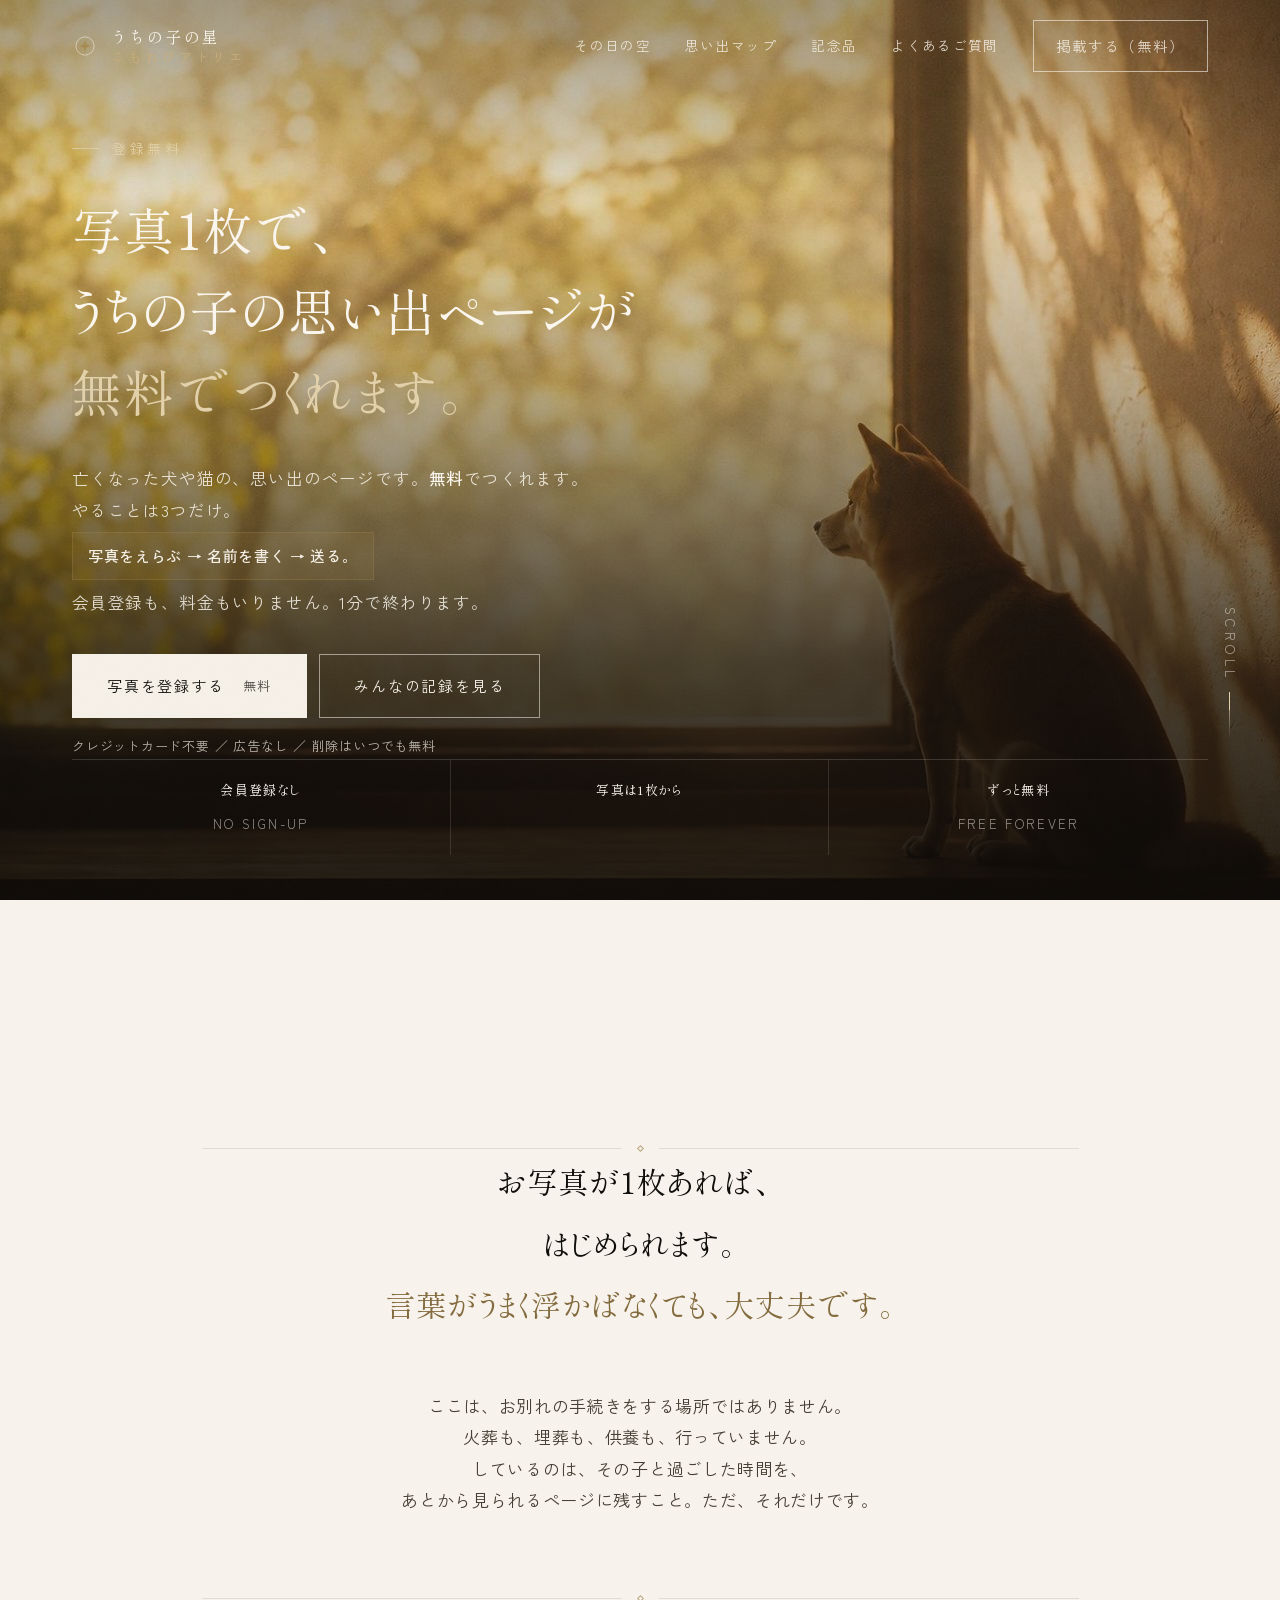
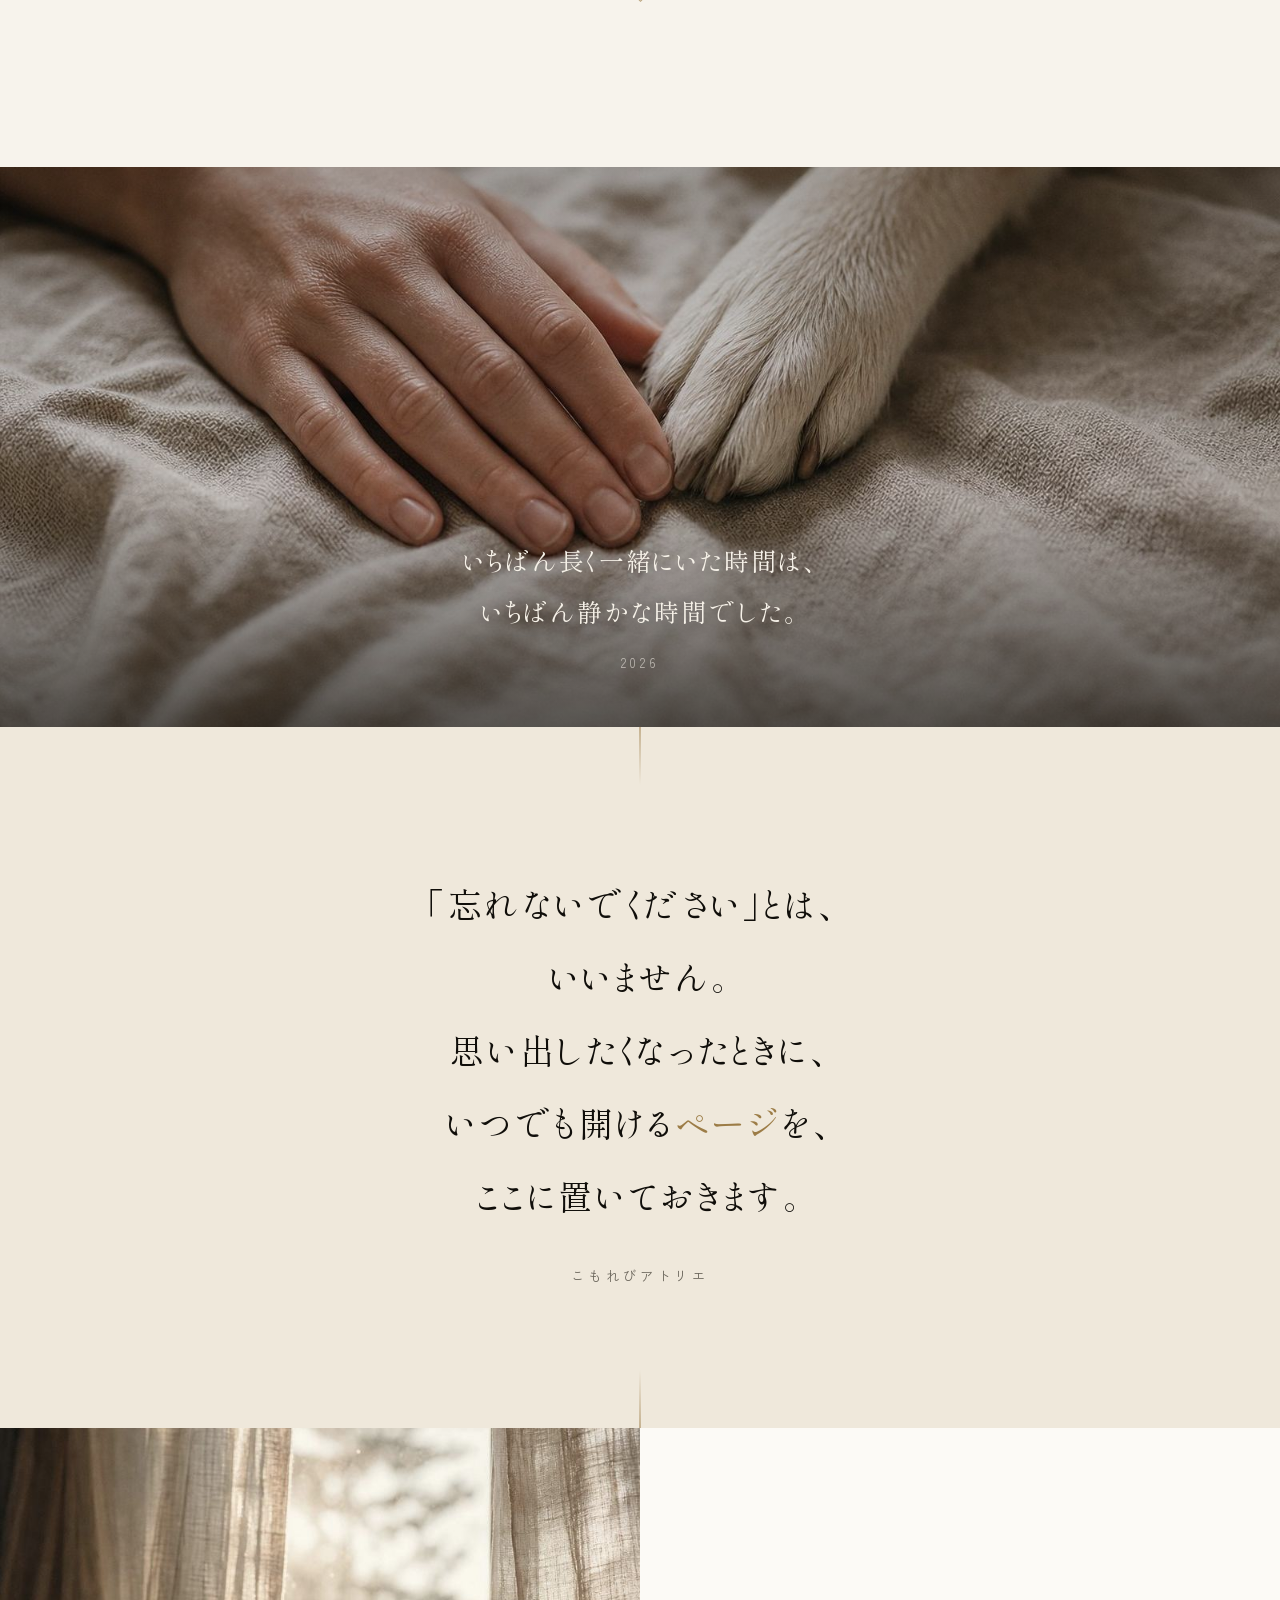
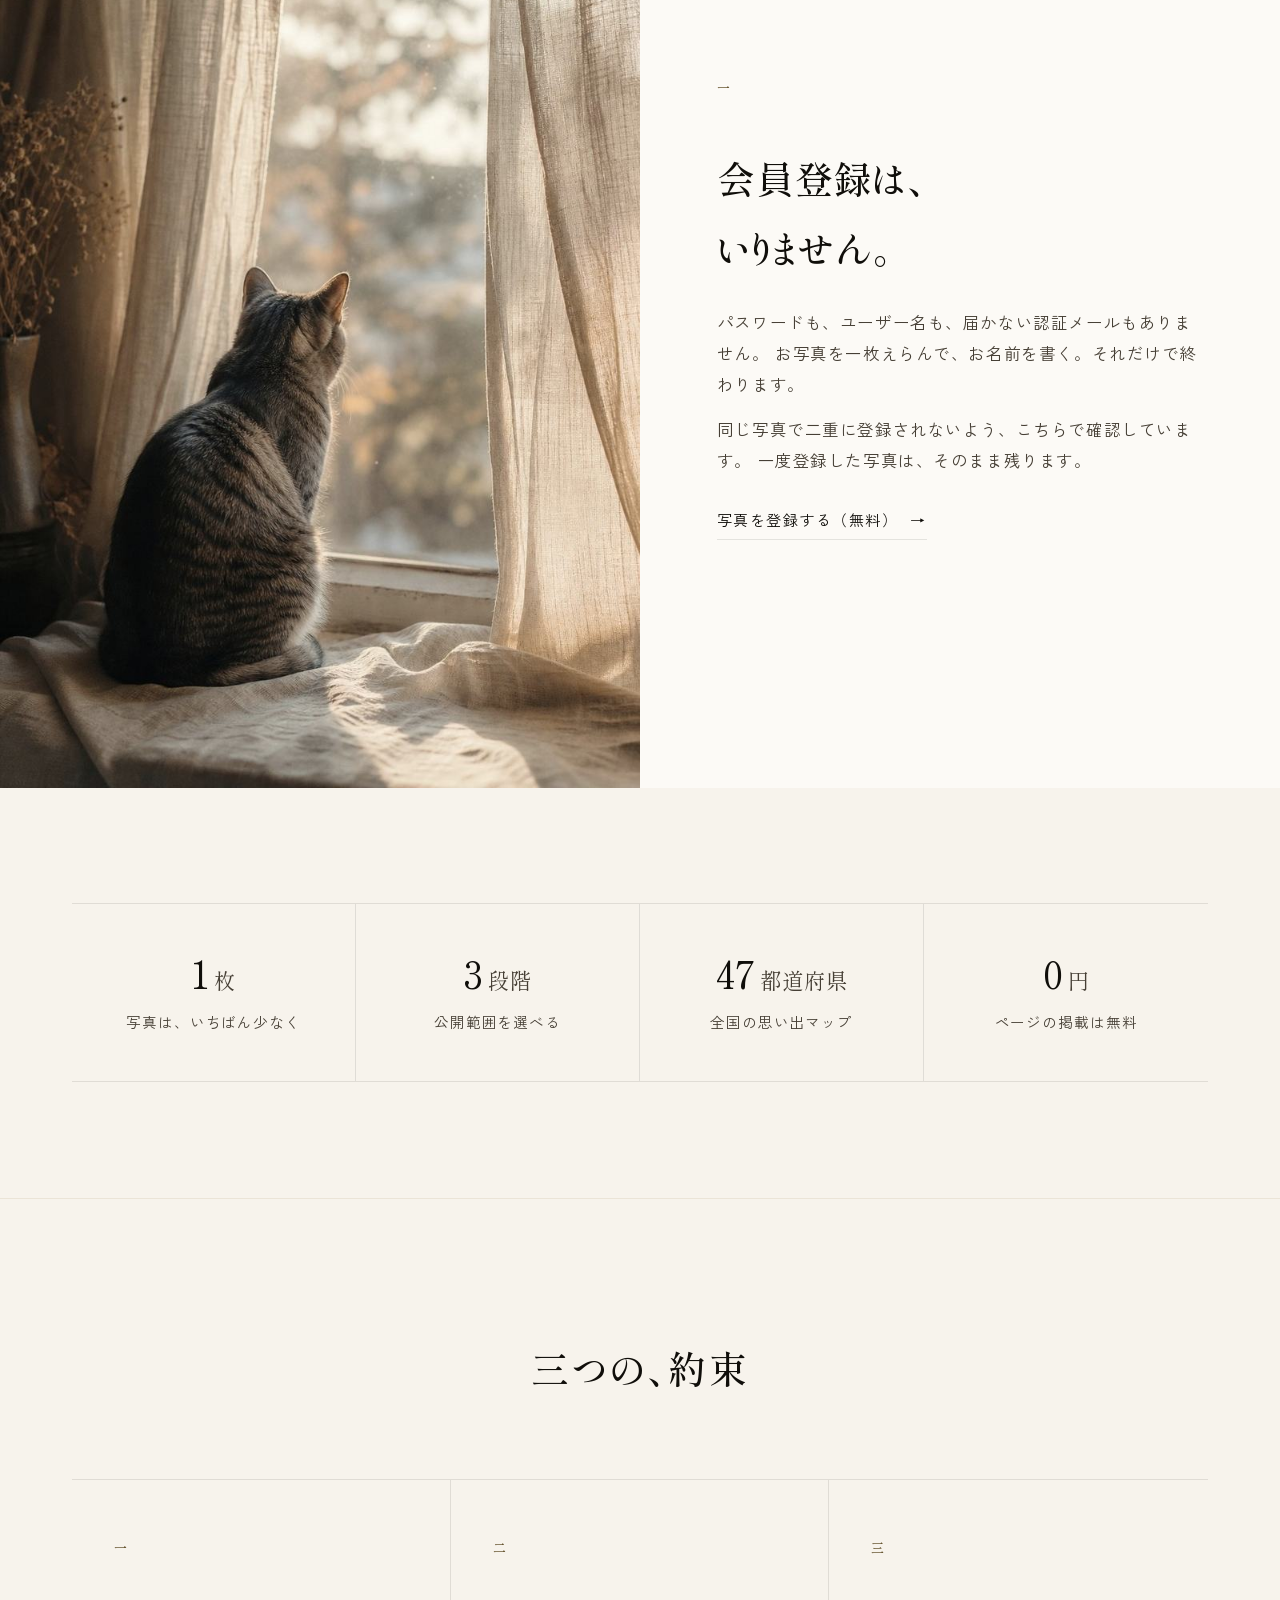
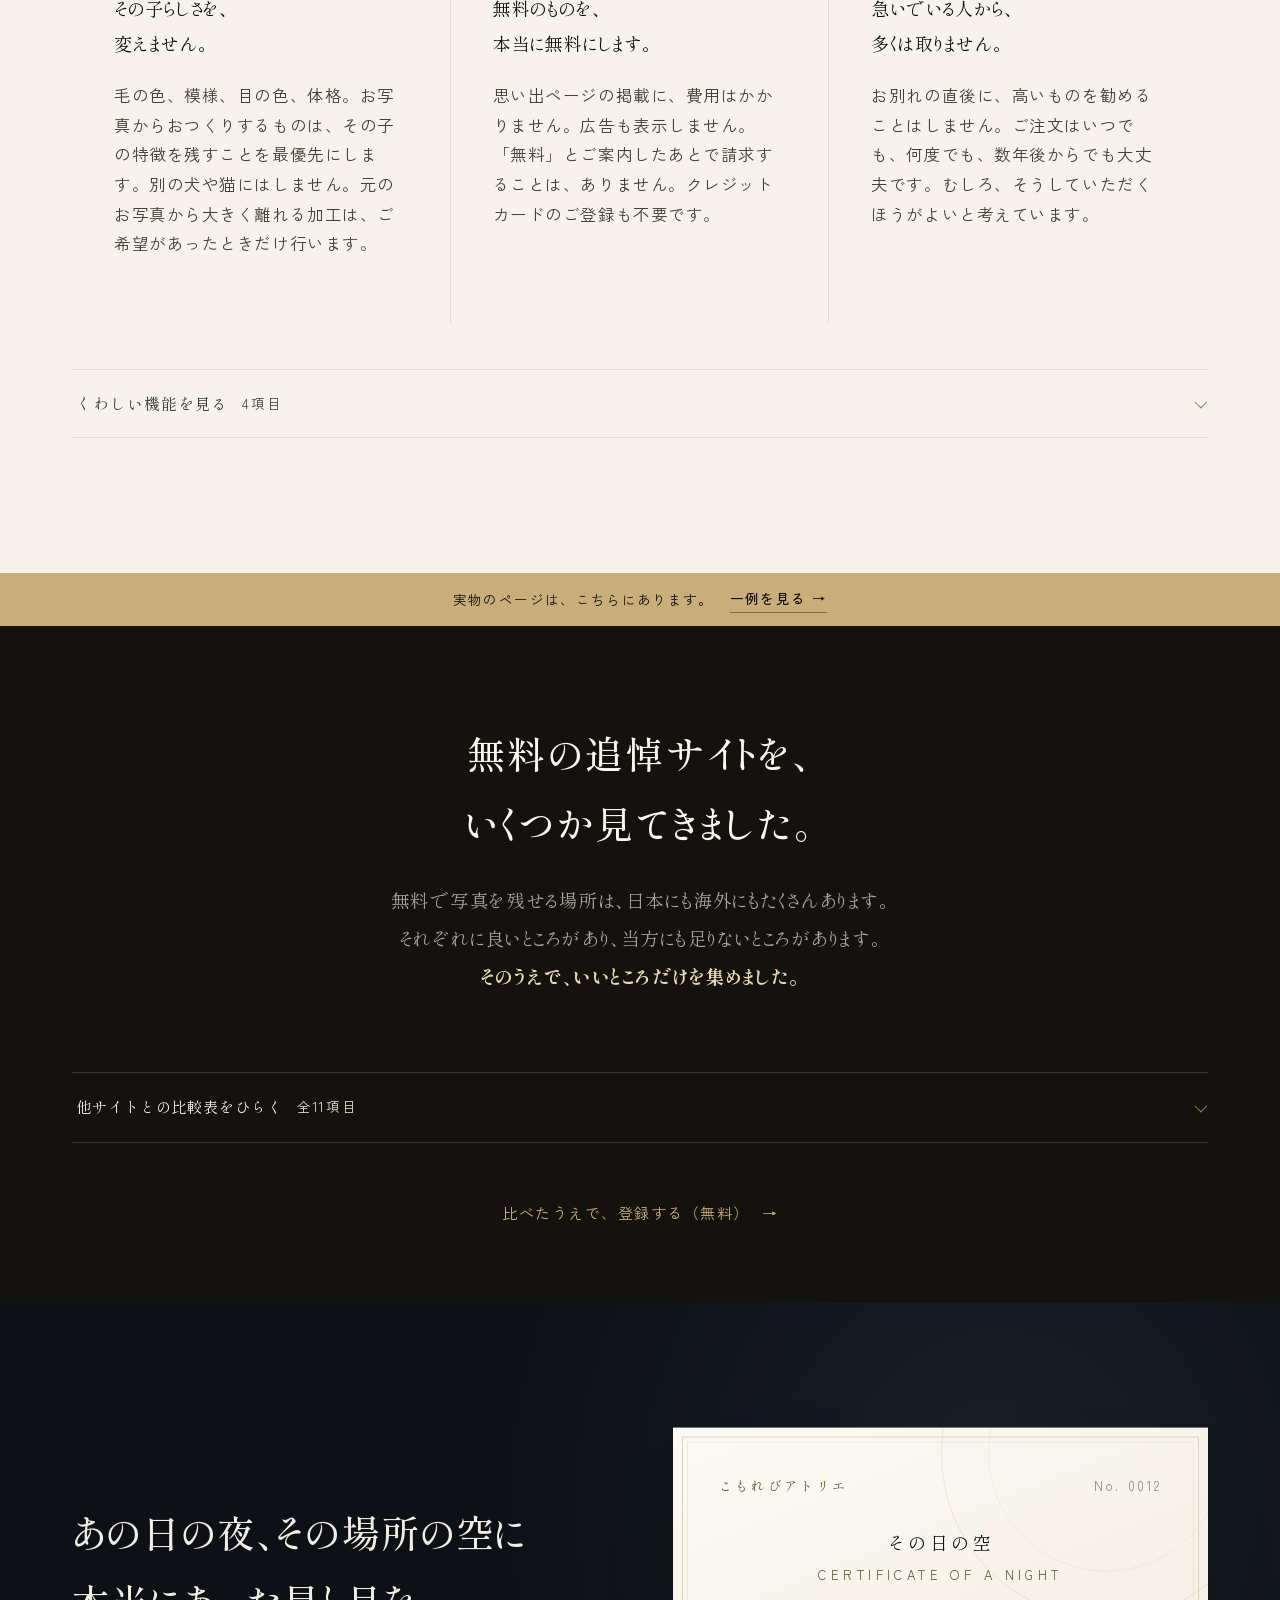
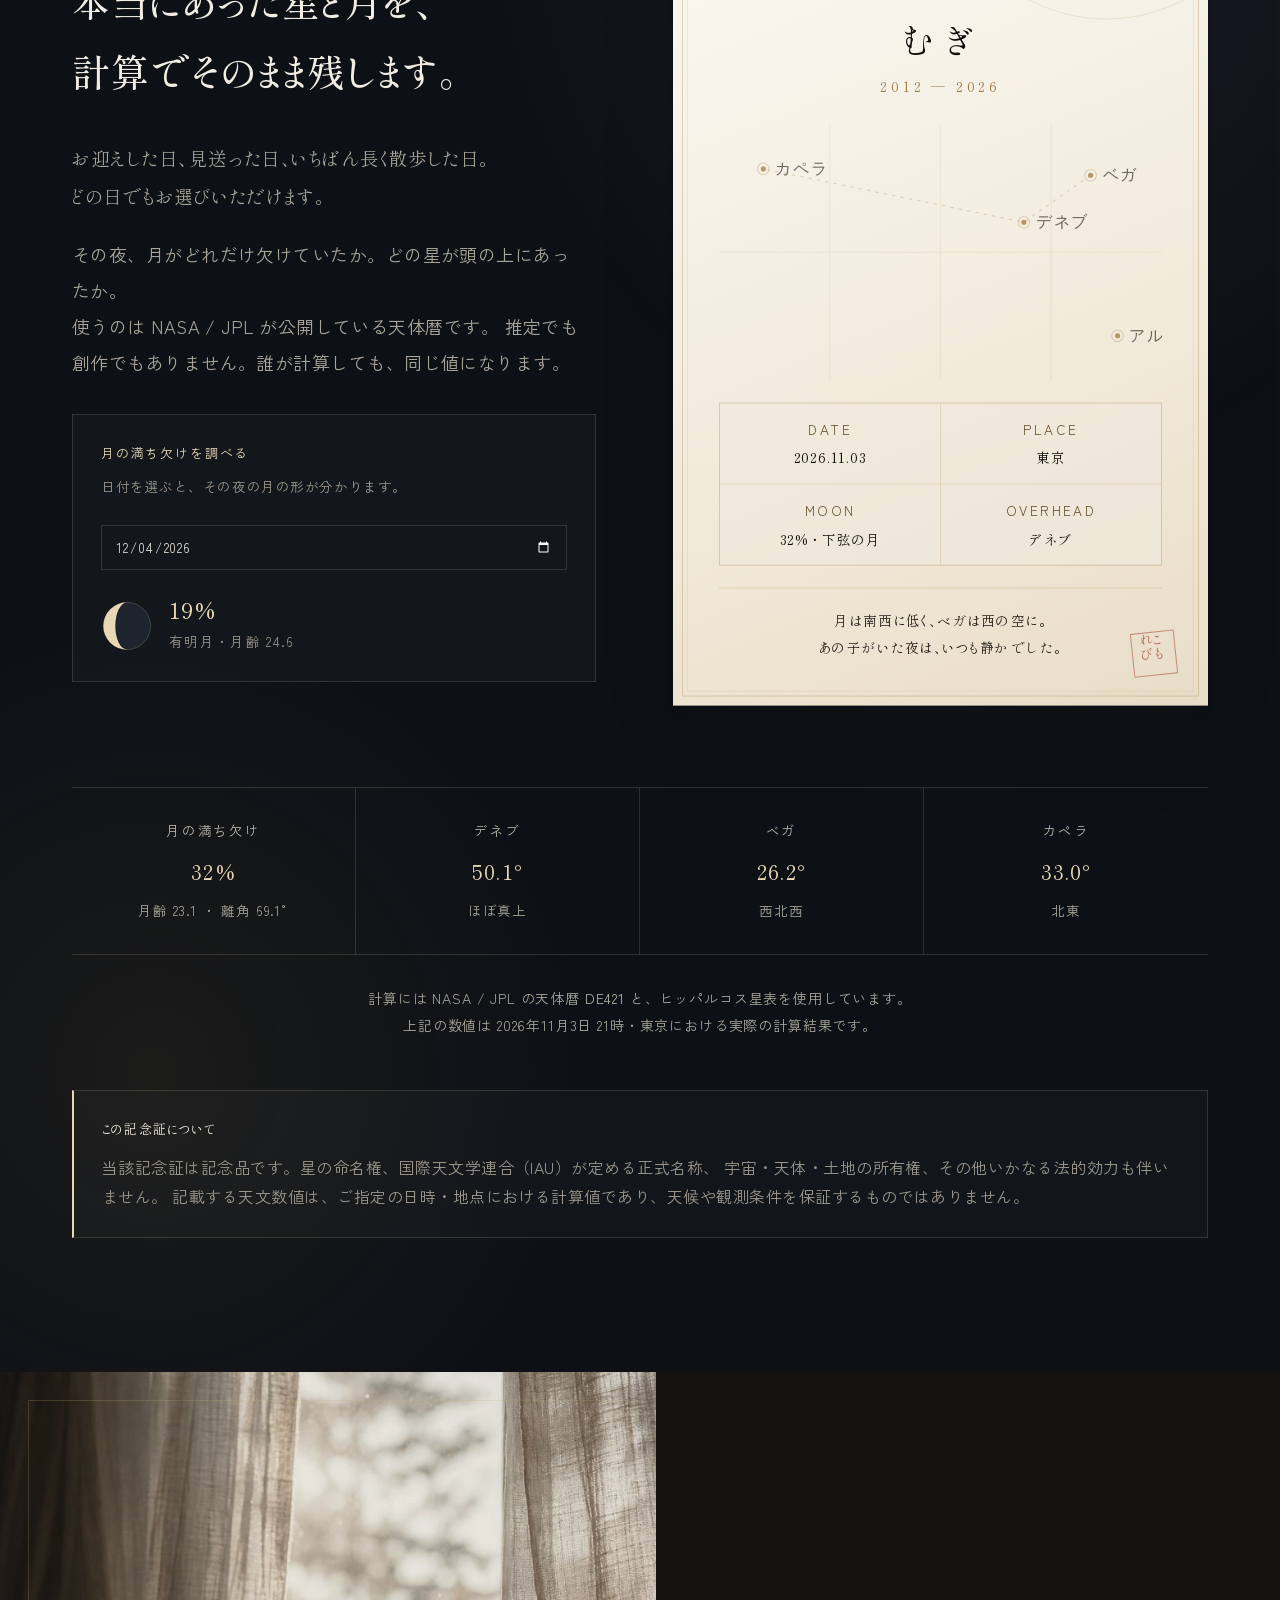
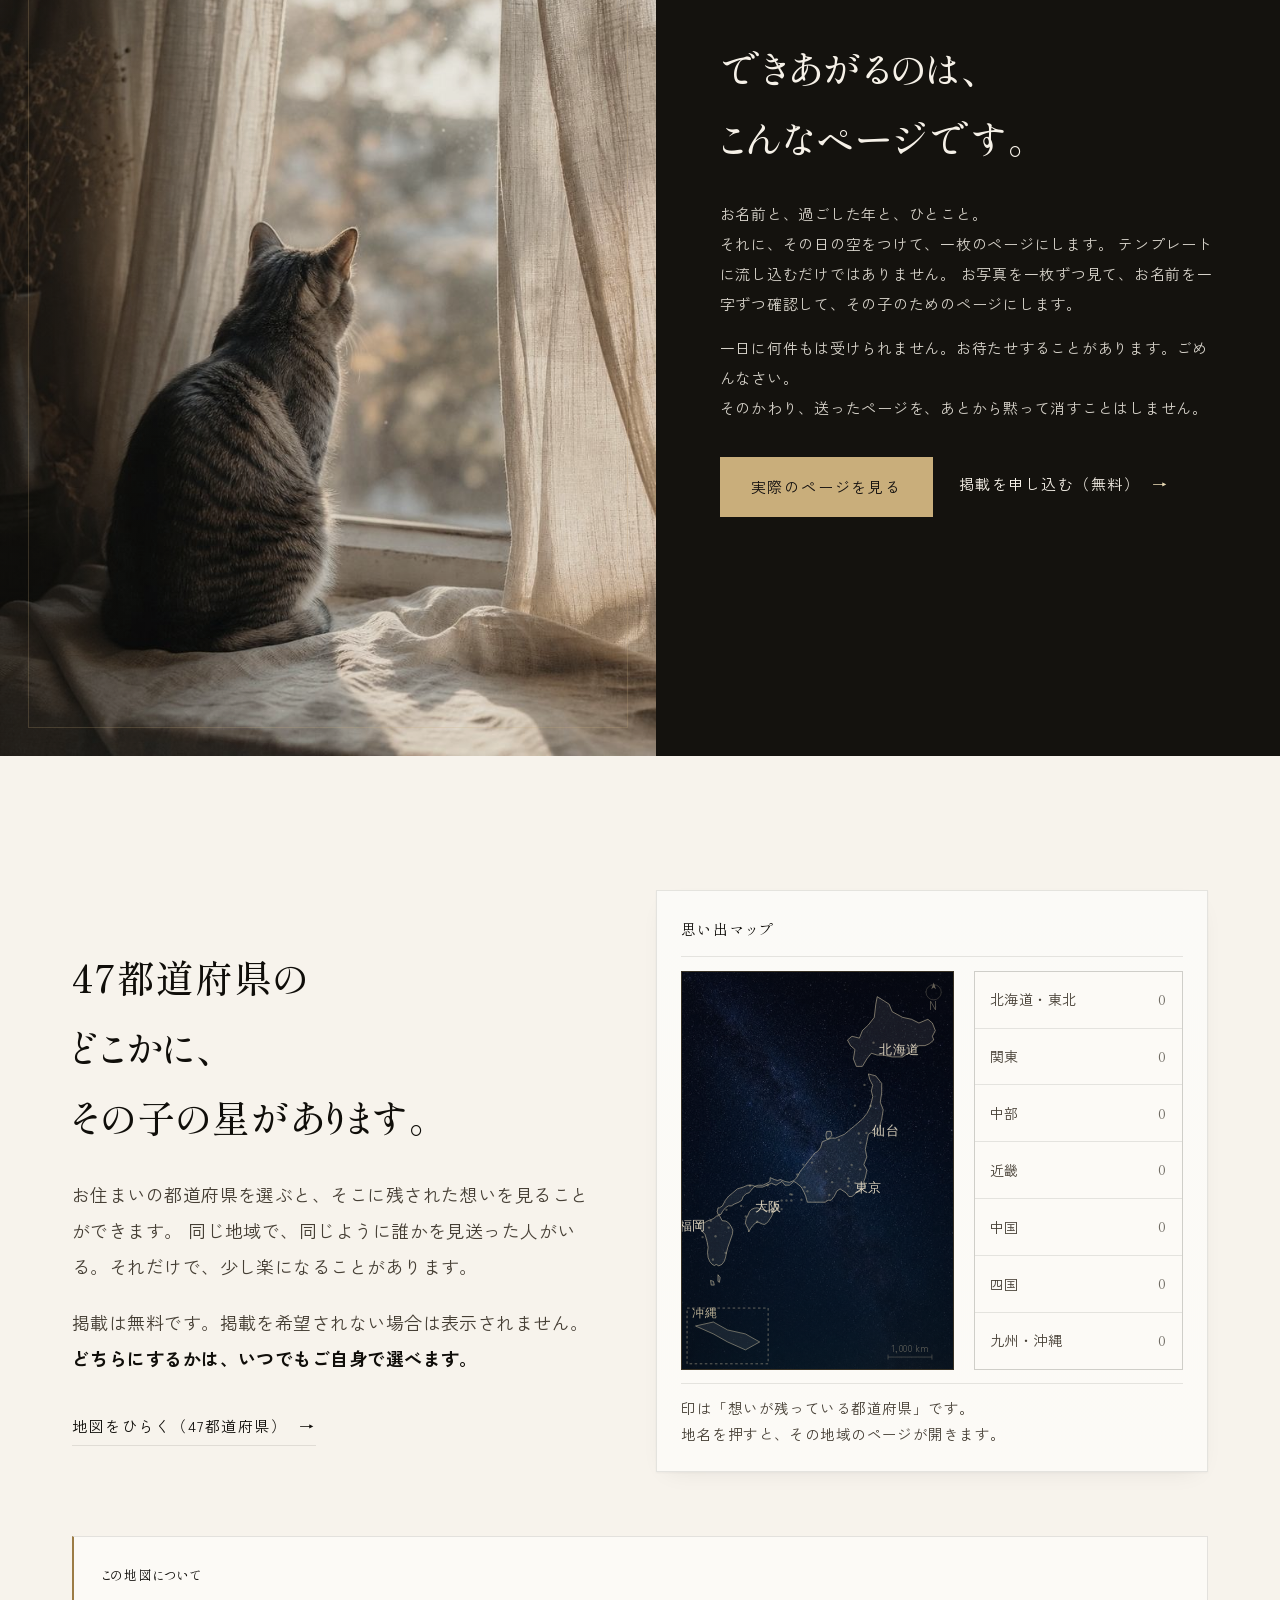
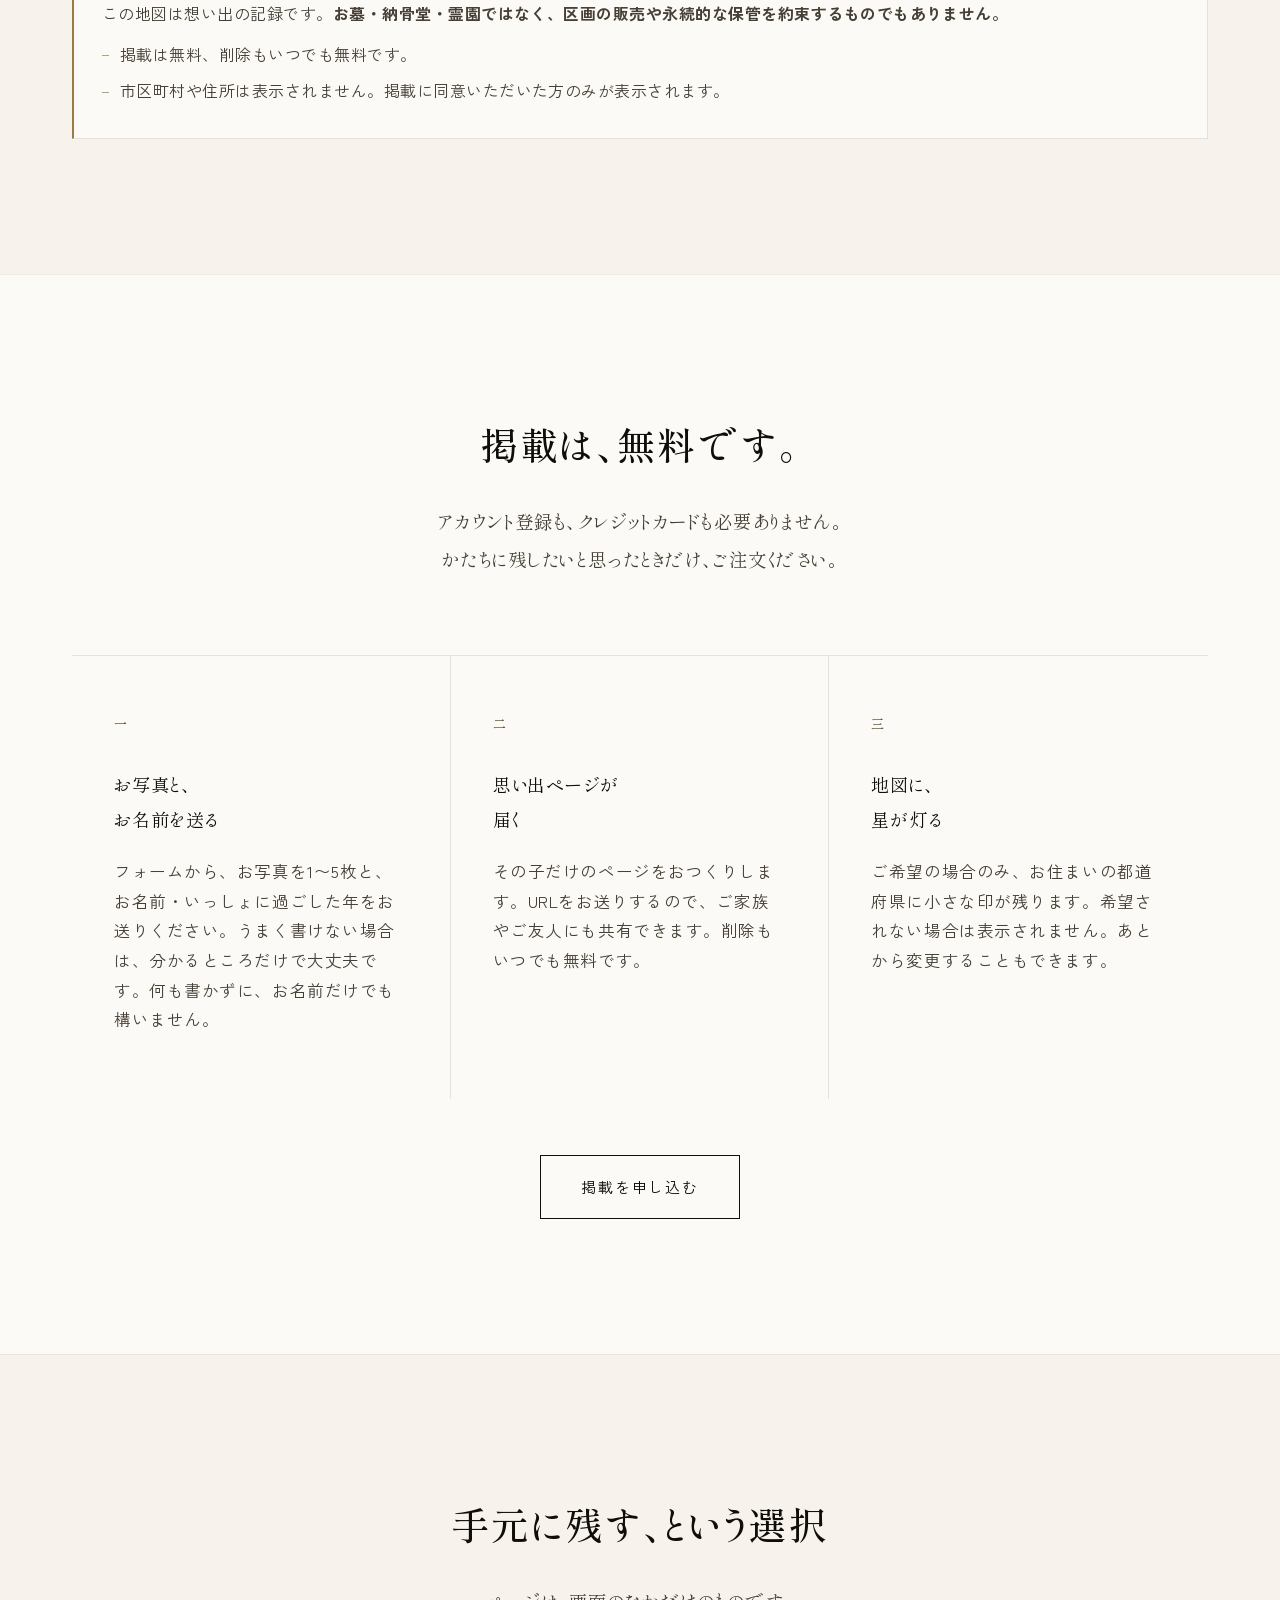
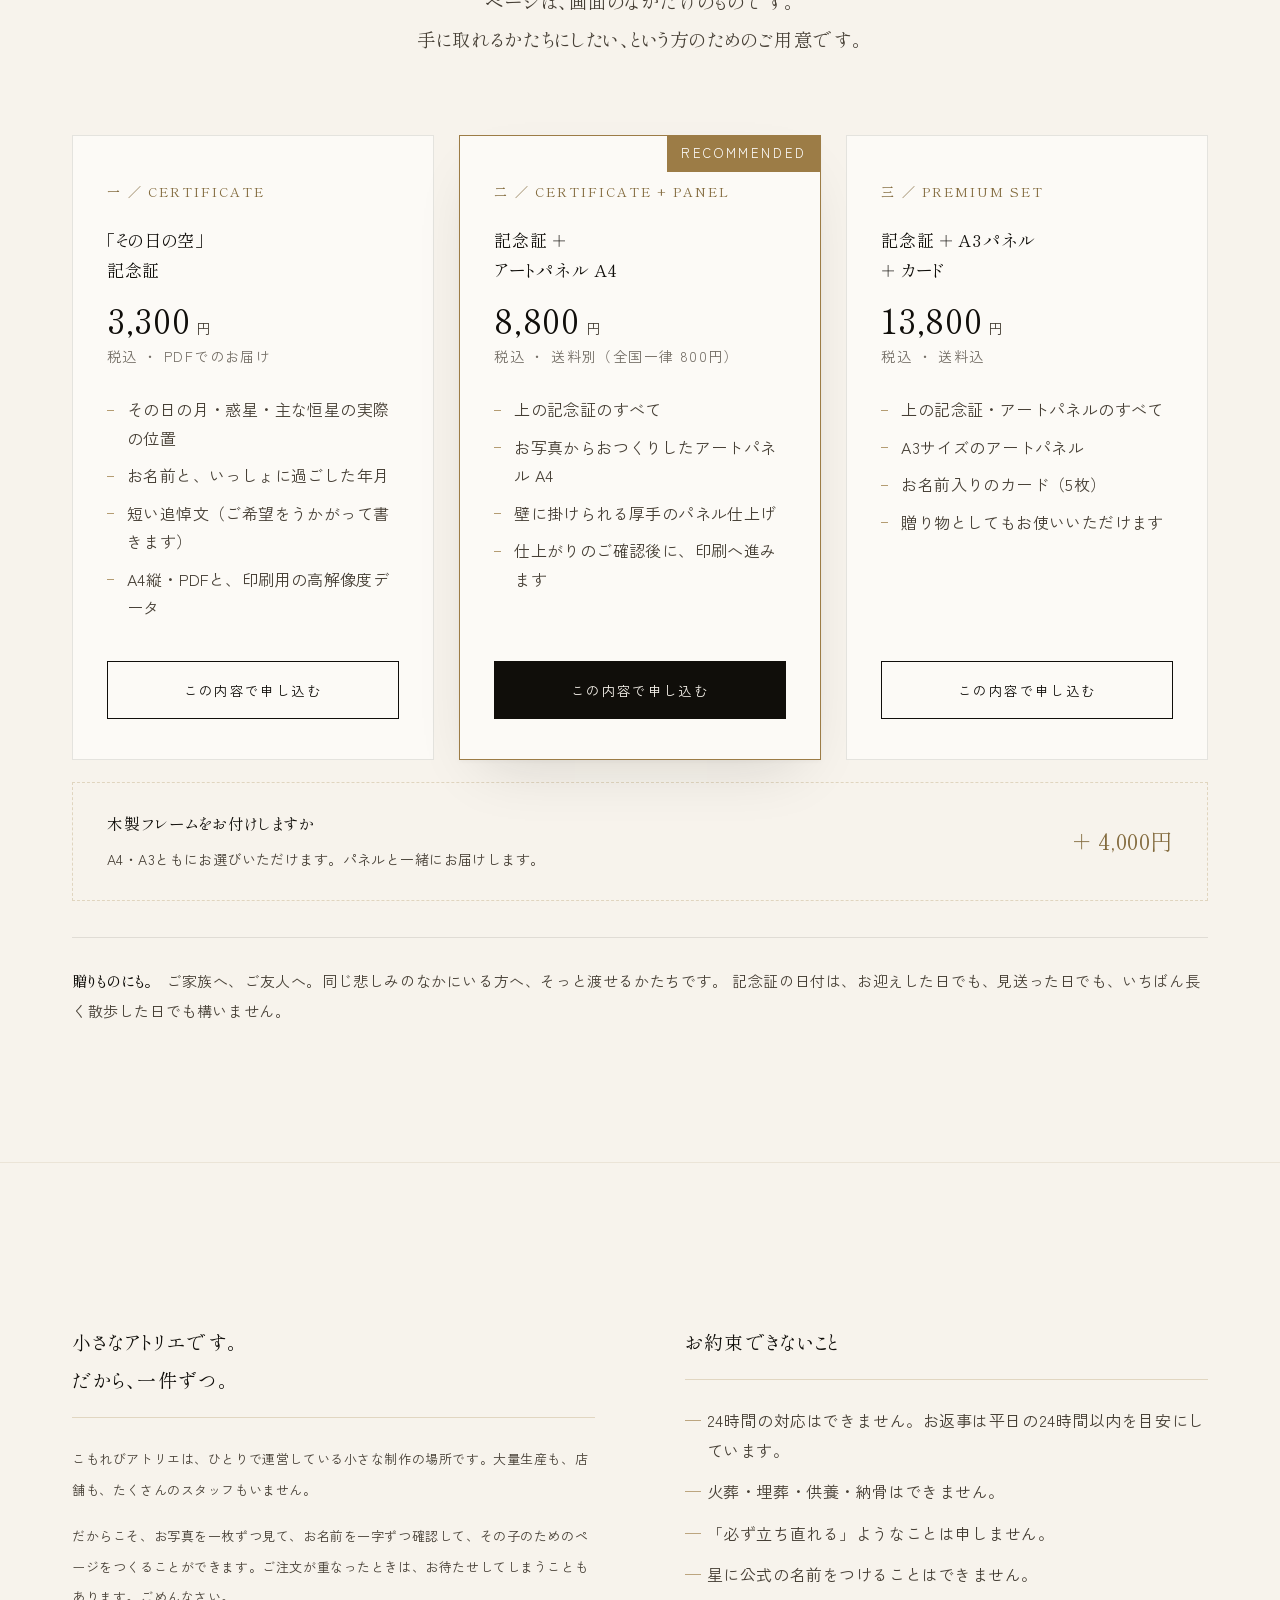
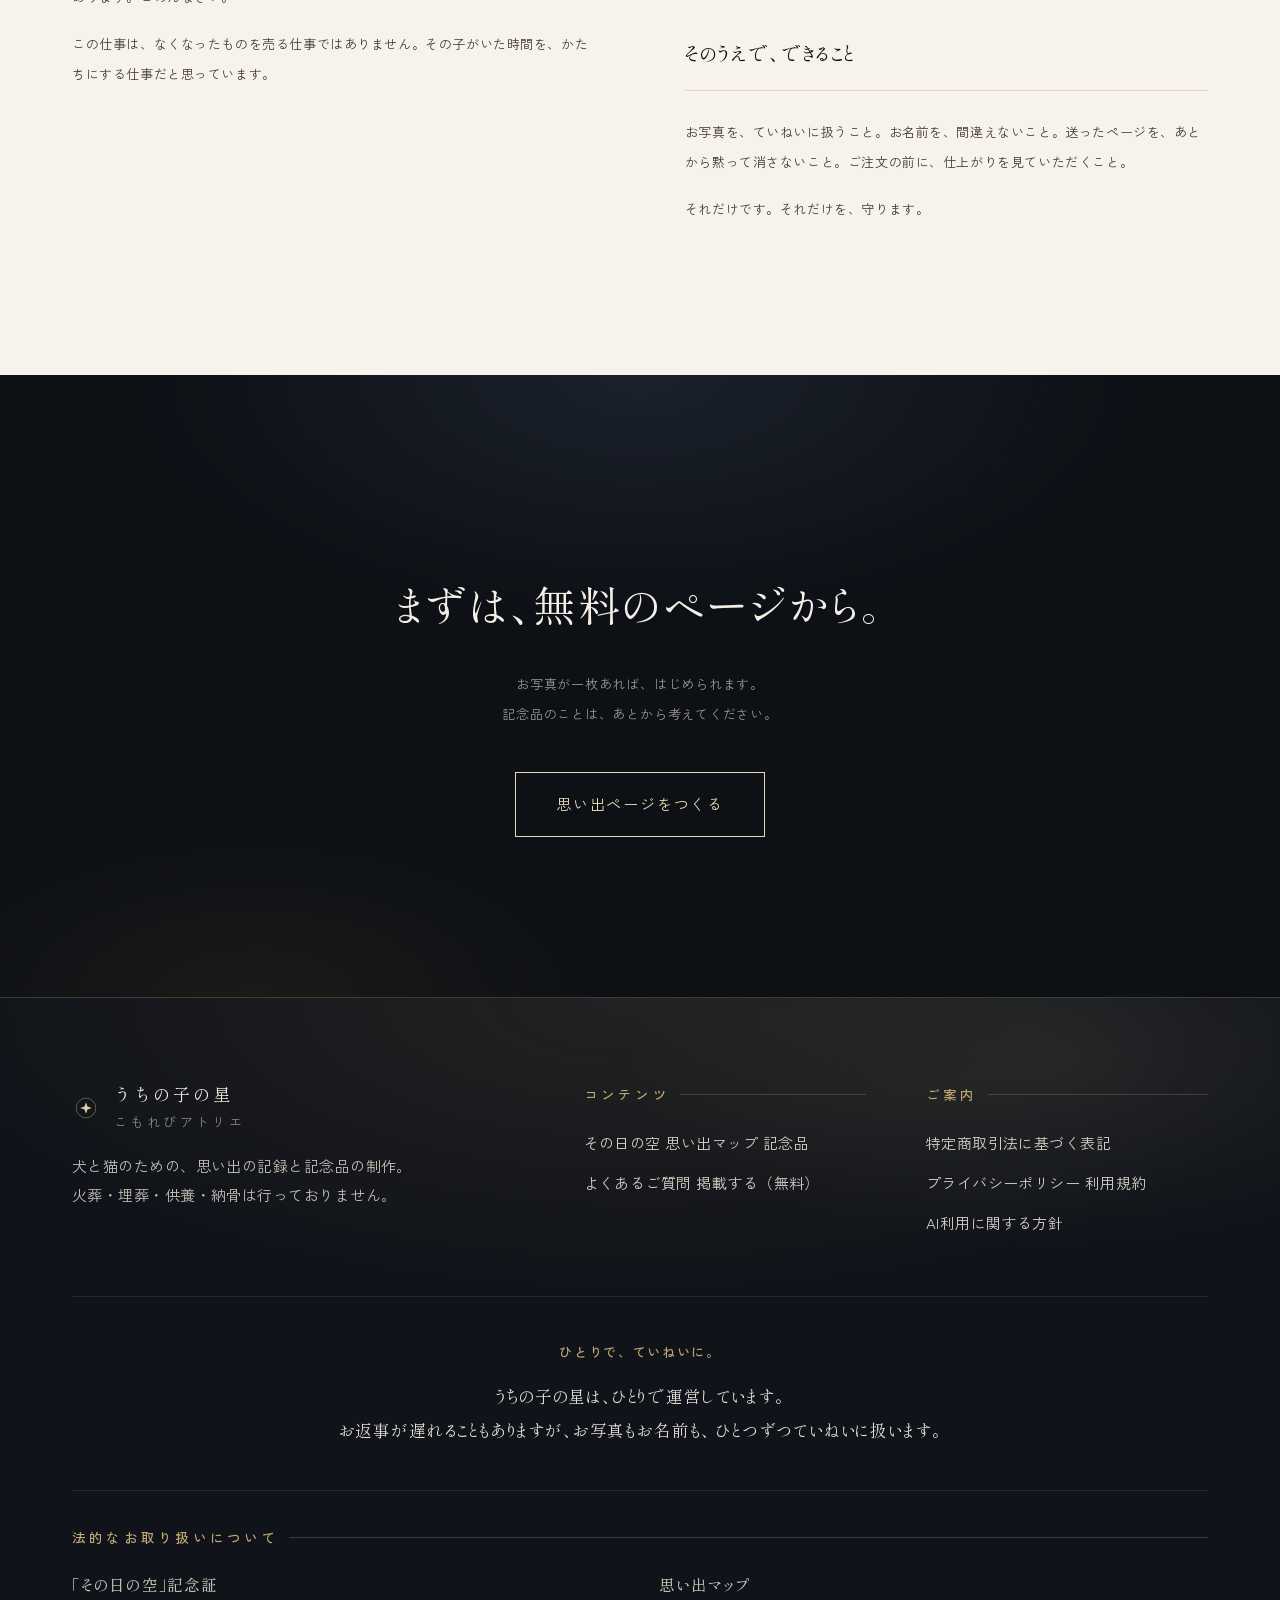
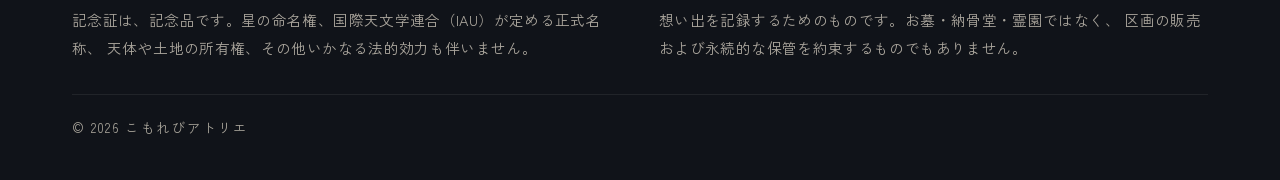
<file: index.html>
<!DOCTYPE html>
<html lang="ja">
<head>
<meta charset="UTF-8">
<meta name="viewport" content="width=device-width, initial-scale=1.0">
<title>うちの子の星｜こもれびアトリエ</title>
<meta name="description" content="亡くなった犬や猫のための、静かな記録の場所。思い出ページの掲載は無料です。その日その場所の空を天文計算で残す「その日の空」記念証と、アートパネルをおつくりしています。">
<meta property="og:title" content="うちの子の星｜こもれびアトリエ">
<meta property="og:description" content="いなくなってからも、その子のいた時間は消えません。">
<meta property="og:type" content="website">
<meta property="og:image" content="img/og.jpg">
<meta property="og:image:width" content="1200">
<meta property="og:image:height" content="630">
<meta name="twitter:card" content="summary_large_image">
<meta name="theme-color" content="#F7F3EC">
<link rel="preconnect" href="https://fonts.googleapis.com">
<link rel="preconnect" href="https://fonts.gstatic.com" crossorigin>
<link rel="stylesheet" href="https://fonts.googleapis.com/css2?family=Shippori+Mincho:wght@400;500;600;700;800&family=Zen+Kaku+Gothic+New:wght@300;400;500;700&display=swap">
<link rel="stylesheet" href="style.css">
<script type="speculationrules">
{"prefetch":[{"source":"document","where":{"href_matches":"/*"},"eagerness":"moderate"}]}
</script>
</head>
<body>

<!-- ================= HEADER ================= -->
<header class="hdr" id="hdr">
  <div class="wrap hdr-in">
    <a class="mark" href="index.html" aria-label="うちの子の星 ホーム">
      <svg viewBox="0 0 32 32" fill="none" aria-hidden="true">
        <circle cx="16" cy="16" r="11.2" stroke="#14130F" stroke-width=".9" opacity=".55"/>
        <path d="M16 6.6v18.8M6.6 16h18.8" stroke="#A8894F" stroke-width=".7" opacity=".45"/>
        <path d="M16 9.4l1.7 4.9 4.9 1.7-4.9 1.7-1.7 4.9-1.7-4.9-4.9-1.7 4.9-1.7z"
              fill="#A8894F" opacity=".9"/>
      </svg>
      <span class="mark-tx">
        <span class="jp">うちの子の星</span>
        <span class="en">こもれびアトリエ</span>
      </span>
    </a>

    <nav class="nav" id="nav">
      <a href="#sky">その日の空</a>
      <a href="#map">思い出マップ</a>
      <a href="#keepsakes">記念品</a>
      <a href="faq.html">よくあるご質問</a>
      <a class="nav-cta" href="memory.html">掲載する（無料）</a>
    </nav>

    <button class="burger" id="burger" aria-label="メニュー" aria-expanded="false">
      <i></i><i></i>
    </button>
  </div>
</header>

<!-- ================= HERO ================= -->
<section class="hero3">
  <div class="hero3-media">
    <picture>
      <source media="(max-width:860px)" srcset="img/hero-mobile.jpg">
      <img src="img/hero-1600.jpg" alt="窓辺で外を見つめる柴犬" width="1600" height="900" fetchpriority="high">
    </picture>
  </div>

  <div class="hero3-scroll" aria-hidden="true">
    <span>SCROLL</span><i></i>
  </div>

  <div class="wrap hero3-in">
    <div class="hero3-txt">
      <span class="hero3-eyebrow">登録無料</span>

      <h1 class="hero3-h1">
        <span class="ln"><span>写真1枚で、</span></span>
        <span class="ln"><span>うちの子の思い出ページが</span></span>
        <span class="ln"><span><em>無料でつくれます。</em></span></span>
      </h1>

      <p class="hero3-sub">
        亡くなった犬や猫の、思い出のページです。<strong>無料</strong>でつくれます。<br>
        やることは3つだけ。<br>
        <b class="hi">写真をえらぶ → 名前を書く → 送る。</b><br>
        会員登録も、料金もいりません。1分で終わります。
      </p>

      <div class="hero3-actions">
        <a class="btn solid" href="memory.html">写真を登録する<small style="font-size:13px;opacity:.75;margin-left:6px">無料</small></a>
        <a class="btn" href="#map">みんなの記録を見る</a>
      </div>

      <p class="hero3-note">
        クレジットカード不要 ／ 広告なし ／ 削除はいつでも無料
      </p>
    </div>

    <div class="hero3-strip">
      <div><b>会員登録なし</b><span>NO SIGN-UP</span></div>
      <div><b>写真は1枚から</b></div>
      <div><b>ずっと無料</b><span>FREE FOREVER</span></div>
    </div>
  </div>
</section>

<!-- ================= STATEMENT ================= -->
<section class="statement">
  <div class="wrap">
    <div class="rule" data-rv><i></i></div>
    <p class="statement-tx" data-rv>
      お写真が1枚あれば、<br>
      はじめられます。<br>
      <em>言葉がうまく浮かばなくても、大丈夫です。</em>
    </p>
    <p class="statement-note" data-rv="2">
      ここは、お別れの手続きをする場所ではありません。<br>
      火葬も、埋葬も、供養も、行っていません。<br>
      しているのは、その子と過ごした時間を、<br>
      あとから見られるページに残すこと。ただ、それだけです。
    </p>
    <div class="rule" data-rv="3"><i></i></div>
  </div>
</section>

<!-- ================= CINE ================= -->
<div class="cine">
  <img src="img/detail-1600.jpg" alt="手と、犬の前足" loading="lazy" width="1600" height="1066">
  <div class="cine-cap">
    <p class="q">いちばん長く一緒にいた時間は、<br>いちばん静かな時間でした。</p>
    <p class="s">2026</p>
  </div>
</div>

<!-- ================= QUOTE ================= -->
<section class="quote">
  <div class="wrap">
    <p class="quote-tx" data-rv>
      「忘れないでください」とは、<br>
      いいません。<br>
      思い出したくなったときに、<br>
      いつでも開ける<em>ページ</em>を、<br>
      ここに置いておきます。
    </p>
    <div class="quote-by" data-rv="2">こもれびアトリエ</div>
  </div>
</section>

<!-- ================= EDIT 01 ================= -->
<section class="edit">
  <div class="edit-media">
    <img src="img/cat-800.jpg" alt="窓辺に座る猫" loading="lazy" width="800" height="1200">
  </div>
  <div class="edit-txt">
    <div class="edit-num" data-rv>一</div>
    <h2 class="h2" style="margin-top:24px" data-rv="2">会員登録は、<br>いりません。</h2>
    <p data-rv="3">
      パスワードも、ユーザー名も、届かない認証メールもありません。
      お写真を一枚えらんで、お名前を書く。それだけで終わります。
    </p>
    <p data-rv="3">
      同じ写真で二重に登録されないよう、こちらで確認しています。
      一度登録した写真は、そのまま残ります。
    </p>
    <a class="tlink" href="memory.html" data-rv="4">写真を登録する（無料）<span class="ar">→</span></a>
  </div>
</section>


<!-- ================= STATS ================= -->
<section class="sec tight-p">
  <div class="wrap">
    <div class="stats4" data-rv>
      <div><b>1<em>枚</em></b><span>写真は、いちばん少なく</span></div>
      <div><b>3<em>段階</em></b><span>公開範囲を選べる</span></div>
      <div><b>47<em>都道府県</em></b><span>全国の思い出マップ</span></div>
      <div><b>0<em>円</em></b><span>ページの掲載は無料</span></div>
    </div>
  </div>
</section>

<!-- ================= PRINCIPLES ================= -->
<section class="sec">
  <div class="wrap">
    <div class="sec-head center" data-rv>
      <h2 class="h2">三つの、約束</h2>
    </div>

    <div class="principles">
      <div class="pr" data-rv>
        <span class="kanji-num">一</span>
        <h3>その子らしさを、<br>変えません。</h3>
        <p>毛の色、模様、目の色、体格。お写真からおつくりするものは、その子の特徴を残すことを最優先にします。別の犬や猫にはしません。元のお写真から大きく離れる加工は、ご希望があったときだけ行います。</p>
      </div>
      <div class="pr" data-rv="2">
        <span class="kanji-num">二</span>
        <h3>無料のものを、<br>本当に無料にします。</h3>
        <p>思い出ページの掲載に、費用はかかりません。広告も表示しません。「無料」とご案内したあとで請求することは、ありません。クレジットカードのご登録も不要です。</p>
      </div>
      <div class="pr" data-rv="3">
        <span class="kanji-num">三</span>
        <h3>急いでいる人から、<br>多くは取りません。</h3>
        <p>お別れの直後に、高いものを勧めることはしません。ご注文はいつでも、何度でも、数年後からでも大丈夫です。むしろ、そうしていただくほうがよいと考えています。</p>
      </div>
    </div>

    <details class="more-fold" data-rv>
      <summary>
        <span class="more-fold-tx">くわしい機能を見る</span>
        <span class="more-fold-cnt">4項目</span>
      </summary>
      <div class="more-fold-in">
<div class="gift gift-2">
      <div>
        <h4>登録は、三段階だけ</h4>
        <p>写真をえらぶ → お名前を書く → 送信。これで終わりです。パスワードも、ユーザー名も、認証メールもありません。</p>
      </div>
      <div>
        <h4>文章が書けなくても大丈夫</h4>
        <p>「好きだったこと」「いつもの場所」を、いくつか質問します。答えていただければ、こちらで文章を整えます。ひとことも書かなくても登録できます。</p>
      </div>
      <div>
        <h4>公開範囲は、三つから</h4>
        <p>誰でも見られる／URLを知っている人だけ／自分のために非公開。あとから変更できます。住所や市区町村は表示しません。</p>
      </div>
      <div>
        <h4>同じ写真の二重登録は、お断りします</h4>
        <p>同じ写真・同じ端末からの重複登録を、こちらで確認しています。一度登録した写真は、そのまま残ります。上書きも、削除も、ご連絡だけで承ります。</p>
      </div>
    </div>
      </div>
    </details>
  </div>
</section>

<!-- ================= WHY / COMPARE ================= -->
<section class="cmp-sec" id="why">
  <div class="cmp-band">実物のページは、こちらにあります。<a href="memory/mugi.html">一例を見る →</a></div>
  <div class="wrap">
    <div class="sec-head center" data-rv style="padding-top:clamp(56px,8vw,92px)">
      <h2 class="h2">無料の追悼サイトを、<br>いくつか見てきました。</h2>
      <p class="lead" style="margin-top:22px">
        無料で写真を残せる場所は、日本にも海外にもたくさんあります。<br>
        それぞれに良いところがあり、当方にも足りないところがあります。<br>
        <strong>そのうえで、いいところだけを集めました。</strong>
      </p>
    </div>

    <details class="cmp-fold" data-rv>
      <summary>
        <span class="cmp-fold-tx">他サイトとの比較表をひらく</span>
        <span class="cmp-fold-cnt">全11項目</span>
      </summary>
      <div class="cmp-fold-in">
      <div style="overflow-x:auto">
      <table class="cmp">
        <thead>
          <tr>
            <th style="width:26%"></th>
            <th><span class="th-other">よくある無料サイト</span></th>
            <th class="us"><span class="th-us">うちの子の星</span></th>
          </tr>
        </thead>
        <tbody>
          <tr>
            <td>会員登録</td>
            <td class="no other">必要なことが多い</td>
            <td class="us yes">不要。メールアドレスだけで完了</td>
          </tr>
          <tr>
            <td>写真の枚数</td>
            <td class="other">無制限、または1枚まで</td>
            <td class="us">1枚から。増やすこともできます</td>
          </tr>
          <tr>
            <td>所要時間</td>
            <td class="other">5〜20分（質問が多い）</td>
            <td class="us yes">1分。名前と写真だけでも可</td>
          </tr>
          <tr>
            <td>文章が書けないとき</td>
            <td class="other">自分で書く必要がある</td>
            <td class="us yes">いくつか質問にお答えいただければ、こちらで整えます</td>
          </tr>
          <tr>
            <td>公開範囲</td>
            <td class="other">公開／非公開の2択が多い</td>
            <td class="us yes">3段階（公開・リンクを知る人のみ・非公開）</td>
          </tr>
          <tr>
            <td>全国の地図</td>
            <td class="other">国・州単位のものが多い</td>
            <td class="us yes">47都道府県。市区町村は表示しません</td>
          </tr>
          <tr>
            <td>その日の空</td>
            <td class="no other">—</td>
            <td class="us yes">天文計算で再現（NASA / JPL 天体暦）</td>
          </tr>
          <tr>
            <td>手元に残す印刷物</td>
            <td class="other">別サービスか、送料が高い</td>
            <td class="us">記念証・アートパネルを国内から発送</td>
          </tr>
          <tr>
            <td>広告</td>
            <td class="other">無料の代わりに広告が出る場合がある</td>
            <td class="us yes">広告なし。お写真の隣に広告は置きません</td>
          </tr>
          <tr>
            <td>料金</td>
            <td class="other">無料、または月額・買い切り</td>
            <td class="us yes">ページは無料のまま。記念品のみ有料</td>
          </tr>
          <tr>
            <td>運営の規模</td>
            <td class="other">会社・チーム</td>
            <td>ひとり。そのぶん、1件ずつ手でつくります</td>
          </tr>
        </tbody>
      </table>
      </div>

      <div class="notice" style="margin-top:28px">
        <strong>当方に足りないところ</strong>
        大手のような、アプリ・多言語対応・電話サポート・24時間の有人対応はありません。
        ご注文が重なると、お待たせします。
        「ずっと必ず残る」という保証もできません（サービスを終えるときは、事前にお知らせし、データの取得に協力します）。
      </div>
      </div>
    </details>
    <div class="cmp-foot"><a class="tlink" href="memory.html">比べたうえで、登録する（無料）<span class="ar">→</span></a></div>
  </div>
</section>


<!-- ================= SKY ================= -->
<section class="sec sky" id="sky">
  <div class="wrap sky-in">

    <div class="sky-grid">
      <div data-rv>
        <div class="sec-head" style="margin-bottom:34px">
          <h2 class="h2" style="margin-top:26px">あの日の夜、その場所の空に<br>本当にあった星と月を、<br>計算でそのまま残します。</h2>
        </div>
        <p class="lead" style="margin-bottom:20px">
          お迎えした日、見送った日、いちばん長く散歩した日。<br>
          どの日でもお選びいただけます。
        </p>
        <p class="body">
          その夜、月がどれだけ欠けていたか。どの星が頭の上にあったか。<br>
          使うのは NASA / JPL が公開している天体暦です。
          推定でも創作でもありません。誰が計算しても、同じ値になります。
        </p>

        <div class="moon-tool">
          <div class="mt-l">
            <div class="t1">月の満ち欠けを調べる</div>
            <div class="t2">日付を選ぶと、その夜の月の形が分かります。</div>
          </div>
          <input type="date" id="moonDate" aria-label="日付を選ぶ">
          <div class="moon-out">
            <div class="moon-face" id="moonFace"></div>
            <div class="moon-tx">
              <div class="p" id="moonPct">—</div>
              <div class="n" id="moonName">—</div>
            </div>
          </div>
        </div>
      </div>

      <!-- 記念証 mock -->
      <div data-rv="2">
        <div class="cert" id="cert">
          <div class="cert-orbit" aria-hidden="true"></div>
          <div class="cert-in">
            <div class="cert-top">
              <span class="cert-brand">こもれびアトリエ</span>
              <span class="cert-no">No. 0012</span>
            </div>
            <div class="cert-ttl">その日の空</div>
            <div class="cert-sub">CERTIFICATE OF A NIGHT</div>

            <div class="cert-name">むぎ</div>
            <div class="cert-years">2012 — 2026</div>

            <div class="cert-map" id="certSky" aria-hidden="true"></div>

            <dl class="cert-stars">
              <div><dt>DATE</dt><dd>2026.11.03</dd></div>
              <div><dt>PLACE</dt><dd>東京</dd></div>
              <div><dt>MOON</dt><dd>32% ・ 下弦の月</dd></div>
              <div><dt>OVERHEAD</dt><dd>デネブ</dd></div>
            </dl>

            <p class="cert-line">
              月は南西に低く、ベガは西の空に。<br>
              あの子がいた夜は、いつも静かでした。
            </p>
          </div>
          <div class="cert-seal" aria-hidden="true"><span>こもれび</span></div>
        </div>
      </div>
    </div>

    <div class="sky-data" data-rv>
      <div><dt>月の満ち欠け</dt><dd>32%<small>月齢 23.1 ・ 離角 69.1°</small></dd></div>
      <div><dt>デネブ</dt><dd>50.1°<small>ほぼ真上</small></dd></div>
      <div><dt>ベガ</dt><dd>26.2°<small>西北西</small></dd></div>
      <div><dt>カペラ</dt><dd>33.0°<small>北東</small></dd></div>
    </div>

    <p class="sky-src" data-rv="2">
      計算には NASA / JPL の天体暦 <b>DE421</b> と、ヒッパルコス星表を使用しています。<br>
      上記の数値は 2026年11月3日 21時・東京における実際の計算結果です。
    </p>

    <div class="notice dark" style="margin-top:52px" data-rv="3">
      <strong>この記念証について</strong>
      当該記念証は記念品です。星の命名権、国際天文学連合（IAU）が定める正式名称、
      宇宙・天体・土地の所有権、その他いかなる法的効力も伴いません。
      記載する天文数値は、ご指定の日時・地点における計算値であり、天候や観測条件を保証するものではありません。
    </div>

  </div>
</section>

<!-- ================= SAMPLE / PREVIEW ================= -->
<section class="prev">
  <div class="prev-media">
    <img src="img/cat-800.jpg" alt="できあがったページの例" loading="lazy" width="800" height="1200">
    <div class="prev-frame" aria-hidden="true"></div>
  </div>
  <div class="prev-txt">
    <h2 class="h2" style="margin:22px 0 26px;color:#F6F1E8" data-rv="2">
      できあがるのは、<br>こんなページです。
    </h2>
    <p style="font-size:15px;line-height:2;color:rgba(246,241,232,.86);letter-spacing:.05em" data-rv="3">
      お名前と、過ごした年と、ひとこと。<br>
      それに、その日の空をつけて、一枚のページにします。
      テンプレートに流し込むだけではありません。
      お写真を一枚ずつ見て、お名前を一字ずつ確認して、その子のためのページにします。
    </p>
    <p style="font-size:15px;line-height:2;color:rgba(246,241,232,.86);letter-spacing:.05em;margin-top:14px" data-rv="3">
      一日に何件もは受けられません。お待たせすることがあります。ごめんなさい。<br>
      そのかわり、送ったページを、あとから黙って消すことはしません。
    </p>
    <div class="prev-actions" data-rv="4">
      <a class="btn solid" href="memory/mugi.html">実際のページを見る</a>
      <a class="tlink" href="memory.html" style="color:#F6F1E8;border-color:rgba(246,241,232,.28)">掲載を申し込む（無料）<span class="ar">→</span></a>
    </div>
  </div>
</section>

<!-- ================= MAP ================= -->
<section class="sec" id="map">
  <div class="wrap">
    <div class="map-wrap">
      <div data-rv>
        <h2 class="h2" style="margin:26px 0 24px">47都道府県の<br>どこかに、<br>その子の星があります。</h2>
        <p class="body" style="margin-bottom:20px">
          お住まいの都道府県を選ぶと、そこに残された想いを見ることができます。
          同じ地域で、同じように誰かを見送った人がいる。それだけで、少し楽になることがあります。
        </p>
        <p class="body map-count" style="margin-bottom:20px" id="mapCountLine" hidden>
          いま、星が <b id="mapCountNum">0</b> つ灯っています。
        </p>
        <p class="body" style="margin-bottom:34px">
          掲載は無料です。掲載を希望されない場合は表示されません。
          <strong style="color:var(--ink)">どちらにするかは、いつでもご自身で選べます。</strong>
        </p>
        <a class="tlink" href="map.html">地図をひらく（47都道府県）<span class="ar">→</span></a>
      </div>

      <div data-rv="2">
        <div class="map-card">
          <div class="map-card-h">
            <span class="t">思い出マップ</span>
            <span class="c" id="mapTotal" hidden>0 の想い</span>
          </div>
          <div class="map-card-bd">
            <div class="jp-map" id="jpMap" aria-hidden="true"></div>
            <div class="region-grid" id="regionGrid"></div>
          </div>
          <p class="map-card-ft">
            印は「想いが残っている都道府県」です。<br>
            地名を押すと、その地域のページが開きます。
          </p>
        </div>
      </div>
    </div>

    <div class="notice" style="margin-top:64px" data-rv>
      <strong>この地図について</strong>
      この地図は想い出の記録です。<b>お墓・納骨堂・霊園ではなく、区画の販売や永続的な保管を約束するものでもありません。</b>
      <ul>
        <li>掲載は無料、削除もいつでも無料です。</li>
        <li>市区町村や住所は表示されません。掲載に同意いただいた方のみが表示されます。</li>
      </ul>
    </div>
  </div>
</section>

<!-- ================= HOW ================= -->
<section class="sec paper2">
  <div class="wrap">
    <div class="sec-head center" data-rv>
      <h2 class="h2">掲載は、無料です。</h2>
      <p class="lead" style="margin-top:22px">
        アカウント登録も、クレジットカードも必要ありません。<br>
        かたちに残したいと思ったときだけ、ご注文ください。
      </p>
    </div>

    <div class="principles" data-rv>
      <div class="pr">
        <span class="kanji-num">一</span>
        <h3>お写真と、<br>お名前を送る</h3>
        <p>フォームから、お写真を1〜5枚と、お名前・いっしょに過ごした年をお送りください。うまく書けない場合は、分かるところだけで大丈夫です。何も書かずに、お名前だけでも構いません。</p>
      </div>
      <div class="pr">
        <span class="kanji-num">二</span>
        <h3>思い出ページが<br>届く</h3>
        <p>その子だけのページをおつくりします。URLをお送りするので、ご家族やご友人にも共有できます。削除もいつでも無料です。</p>
      </div>
      <div class="pr">
        <span class="kanji-num">三</span>
        <h3>地図に、<br>星が灯る</h3>
        <p>ご希望の場合のみ、お住まいの都道府県に小さな印が残ります。希望されない場合は表示されません。あとから変更することもできます。</p>
      </div>
    </div>

    <div class="btn-row" style="justify-content:center;margin-top:56px" data-rv>
      <a class="btn" href="memory.html">掲載を申し込む</a>
    </div>
  </div>
</section>

<!-- ================= KEEPSAKES ================= -->
<section class="sec" id="keepsakes">
  <div class="wrap">
    <div class="sec-head center" data-rv>
      <h2 class="h2">手元に残す、という選択</h2>
      <p class="lead" style="margin-top:22px">
        ページは、画面のなかだけのものです。<br>
        手に取れるかたちにしたい、という方のためのご用意です。
      </p>
    </div>

    <p class="tiers-hint" aria-hidden="true">← 横にスワイプ →</p>
    <div class="tiers">
      <div class="tier" data-rv>
        <div class="tier-n">一 ／ CERTIFICATE</div>
        <h3>「その日の空」<br>記念証</h3>
        <div class="price">3,300<span>円</span></div>
        <div class="tax">税込 ・ PDFでのお届け</div>
        <ul>
          <li>その日の月・惑星・主な恒星の実際の位置</li>
          <li>お名前と、いっしょに過ごした年月</li>
          <li>短い追悼文（ご希望をうかがって書きます）</li>
          <li>A4縦・PDFと、印刷用の高解像度データ</li>
        </ul>
        <a class="btn small" href="order.html?plan=cert">この内容で申し込む</a>
      </div>

      <div class="tier feat" data-rv="2">
        <div class="tier-n">二 ／ CERTIFICATE + PANEL</div>
        <h3>記念証 ＋<br>アートパネル A4</h3>
        <div class="price">8,800<span>円</span></div>
        <div class="tax">税込 ・ 送料別（全国一律 800円）</div>
        <ul>
          <li>上の記念証のすべて</li>
          <li>お写真からおつくりしたアートパネル A4</li>
          <li>壁に掛けられる厚手のパネル仕上げ</li>
          <li>仕上がりのご確認後に、印刷へ進みます</li>
        </ul>
        <a class="btn small solid" href="order.html?plan=panel">この内容で申し込む</a>
      </div>

      <div class="tier" data-rv="3">
        <div class="tier-n">三 ／ PREMIUM SET</div>
        <h3>記念証 ＋ A3パネル<br>＋ カード</h3>
        <div class="price">13,800<span>円</span></div>
        <div class="tax">税込 ・ 送料込</div>
        <ul>
          <li>上の記念証・アートパネルのすべて</li>
          <li>A3サイズのアートパネル</li>
          <li>お名前入りのカード（5枚）</li>
          <li>贈り物としてもお使いいただけます</li>
        </ul>
        <a class="btn small" href="order.html?plan=set">この内容で申し込む</a>
      </div>
    </div>

    <div class="opt-row" data-rv>
      <div class="l">
        <b>木製フレームをお付けしますか</b>
        <span>A4・A3ともにお選びいただけます。パネルと一緒にお届けします。</span>
      </div>
      <div class="p">＋ 4,000円</div>
    </div>

    <p class="gift-note" data-rv>
      <b>贈りものにも。</b>
      ご家族へ、ご友人へ。同じ悲しみのなかにいる方へ、そっと渡せるかたちです。
      記念証の日付は、お迎えした日でも、見送った日でも、いちばん長く散歩した日でも構いません。
    </p>
  </div>
</section>




<!-- ================= ABOUT ================= -->
<section class="sec">
  <div class="wrap">
    <div class="about-grid">
      <div class="about-col" data-rv>
        <h3 style="margin-top:26px">小さなアトリエです。<br>だから、一件ずつ。</h3>
        <p>こもれびアトリエは、ひとりで運営している小さな制作の場所です。大量生産も、店舗も、たくさんのスタッフもいません。</p>
        <p>だからこそ、お写真を一枚ずつ見て、お名前を一字ずつ確認して、その子のためのページをつくることができます。ご注文が重なったときは、お待たせしてしまうこともあります。ごめんなさい。</p>
        <p>この仕事は、なくなったものを売る仕事ではありません。その子がいた時間を、かたちにする仕事だと思っています。</p>
      </div>

      <div class="about-col" data-rv="2">
        <h3 style="margin-top:26px">お約束できないこと</h3>
        <ul class="no-list">
          <li>24時間の対応はできません。お返事は平日の24時間以内を目安にしています。</li>
          <li>火葬・埋葬・供養・納骨はできません。</li>
          <li>「必ず立ち直れる」ようなことは申しません。</li>
          <li>星に公式の名前をつけることはできません。</li>
        </ul>
        <h3 style="margin-top:44px">そのうえで、できること</h3>
        <p>お写真を、ていねいに扱うこと。お名前を、間違えないこと。送ったページを、あとから黙って消さないこと。ご注文の前に、仕上がりを見ていただくこと。</p>
        <p>それだけです。それだけを、守ります。</p>
      </div>
    </div>
  </div>
</section>

<!-- ================= CTA ================= -->
<section class="cta">
  <div class="wrap cta-in">
    <h2 style="margin-top:30px" data-rv>まずは、無料のページから。</h2>
    <p data-rv="2">
      お写真が一枚あれば、はじめられます。<br>
      記念品のことは、あとから考えてください。
    </p>
    <a class="btn" href="memory.html" data-rv="3">思い出ページをつくる</a>
  </div>
</section>

<!-- ================= FOOTER ================= -->
<footer class="ftr">
  <div class="wrap">
    <div class="ftr-top">

      <div class="ftr-brand">
        <div class="ftr-mark">
          <svg viewBox="0 0 32 32" fill="none" aria-hidden="true">
            <circle cx="16" cy="16" r="11.2" stroke="#C0A874" stroke-width=".8" opacity=".65"/>
            <path d="M16 9.4l1.7 4.9 4.9 1.7-4.9 1.7-1.7 4.9-1.7-4.9-4.9-1.7 4.9-1.7z"
                  fill="#E8D9B4" opacity=".95"/>
          </svg>
          <span>
            <span class="jp">うちの子の星</span>
            <span class="en">こもれびアトリエ</span>
          </span>
        </div>
        <p>犬と猫のための、思い出の記録と記念品の制作。<br>
        火葬・埋葬・供養・納骨は行っておりません。</p>
      </div>

      <nav class="ftr-ln" aria-label="コンテンツ">
        <h4>コンテンツ</h4>
        <a href="#sky">その日の空</a>
        <a href="map.html">思い出マップ</a>
        <a href="#keepsakes">記念品</a>
        <a href="faq.html">よくあるご質問</a>
        <a href="memory.html">掲載する（無料）</a>
      </nav>

      <nav class="ftr-ln" aria-label="ご案内">
        <h4>ご案内</h4>
        <a href="tokushoho.html">特定商取引法に基づく表記</a>
        <a href="privacy.html">プライバシーポリシー</a>
        <a href="terms.html">利用規約</a>
        <a href="ai-policy.html">AI利用に関する方針</a>
      </nav>

    </div>

    <div class="ftr-mid">
      <p class="ftr-voice">
        <span class="ftr-voice-lbl">ひとりで、ていねいに。</span>
        うちの子の星は、ひとりで運営しています。<br>
        お返事が遅れることもありますが、お写真もお名前も、<br class="sp-br">
        ひとつずつていねいに扱います。
      </p>
    </div>

    <div class="ftr-disc">
      <h4 class="ftr-disc-h">法的なお取り扱いについて</h4>
      <div class="ftr-disc-grid">
        <div>
          <b>「その日の空」記念証</b>
          記念証は、記念品です。星の命名権、国際天文学連合（IAU）が定める正式名称、
          天体や土地の所有権、その他いかなる法的効力も伴いません。
        </div>
        <div>
          <b>思い出マップ</b>
          想い出を記録するためのものです。お墓・納骨堂・霊園ではなく、
          区画の販売および永続的な保管を約束するものでもありません。
        </div>
      </div>
      <div class="ftr-cr">&copy; <span data-year>2026</span> こもれびアトリエ</div>
    </div>
  </div>
</footer>

<script src="entries.js"></script>
<script src="mapdata.js"></script>
<script src="geomap.js"></script>
<script src="config.js"></script>
<script src="main.js"></script>
</body>
</html>
</file>
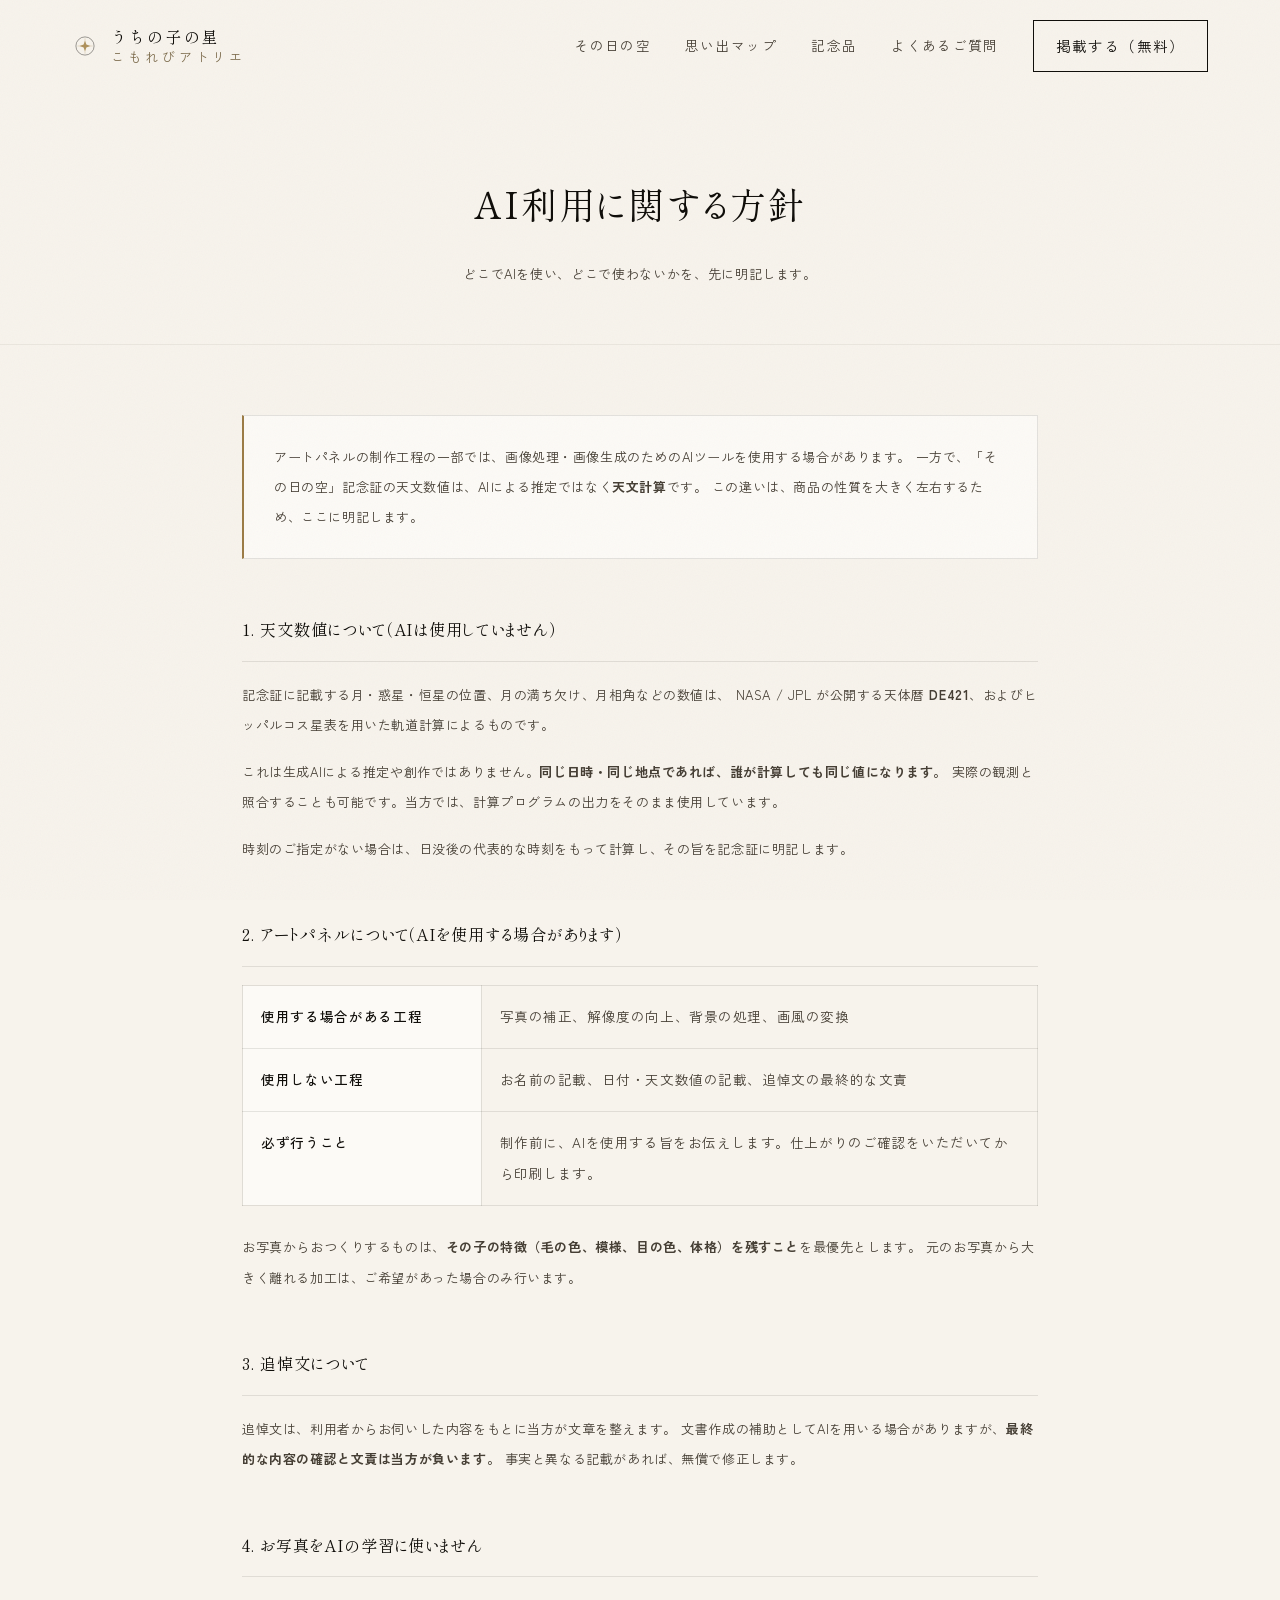
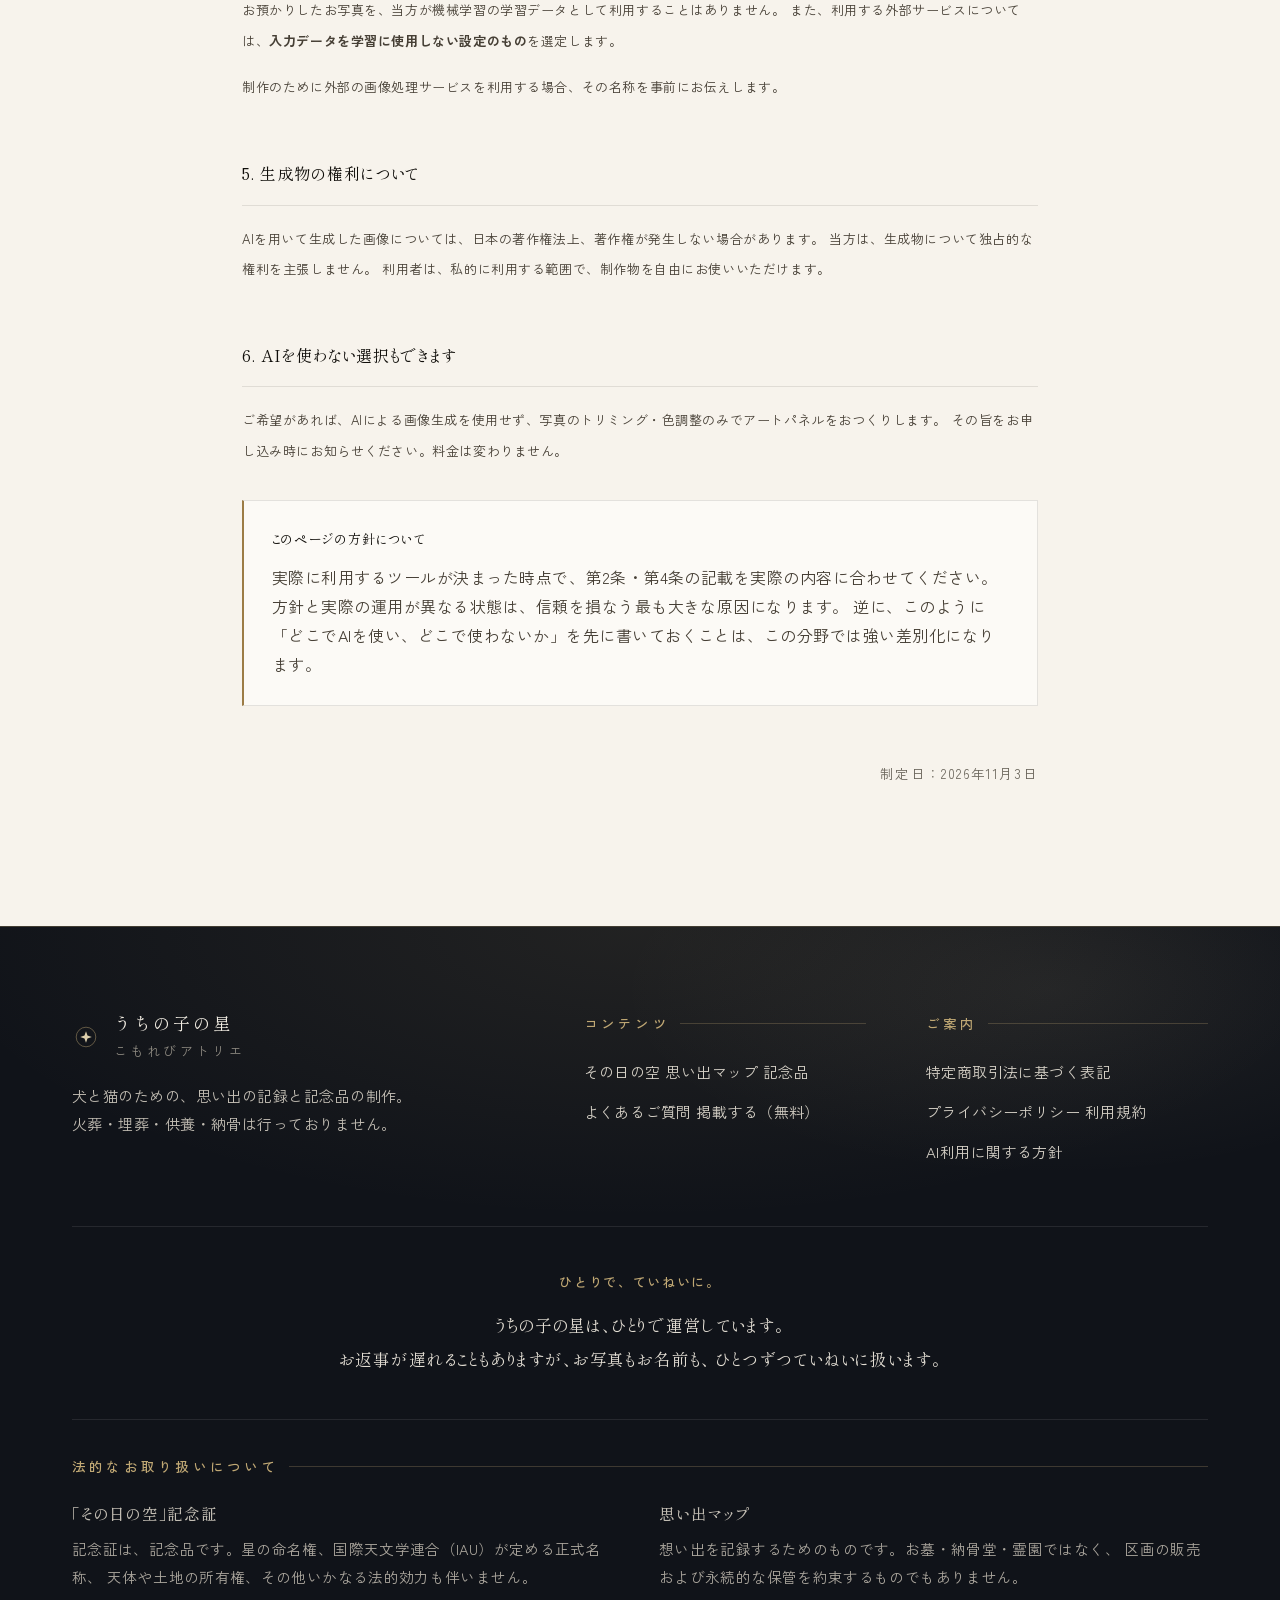
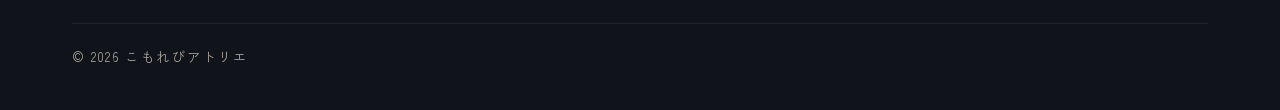
<file: ai-policy.html>
<!DOCTYPE html>
<html lang="ja">
<head>
<meta charset="UTF-8">
<meta name="viewport" content="width=device-width, initial-scale=1.0">
<title>AI利用に関する方針｜うちの子の星</title>
<link rel="preconnect" href="https://fonts.googleapis.com">
<link rel="preconnect" href="https://fonts.gstatic.com" crossorigin>
<link rel="stylesheet" href="https://fonts.googleapis.com/css2?family=Shippori+Mincho:wght@400;500;600;700;800&family=Zen+Kaku+Gothic+New:wght@300;400;500;700&display=swap">
<link rel="stylesheet" href="style.css">
<script type="speculationrules">
{"prefetch":[{"source":"document","where":{"href_matches":"/*"},"eagerness":"moderate"}]}
</script>
</head>
<body data-page="legal">

<header class="hdr" id="hdr">
  <div class="wrap hdr-in">
    <a class="mark" href="index.html" aria-label="うちの子の星 ホーム">
      <svg viewBox="0 0 32 32" fill="none" aria-hidden="true">
        <circle cx="16" cy="16" r="11.2" stroke="#14130F" stroke-width=".9" opacity=".55"/>
        <path d="M16 6.6v18.8M6.6 16h18.8" stroke="#A8894F" stroke-width=".7" opacity=".45"/>
        <path d="M16 9.4l1.7 4.9 4.9 1.7-4.9 1.7-1.7 4.9-1.7-4.9-4.9-1.7 4.9-1.7z"
              fill="#A8894F" opacity=".9"/>
      </svg>
      <span class="mark-tx">
        <span class="jp">うちの子の星</span>
        <span class="en">こもれびアトリエ</span>
      </span>
    </a>

    <nav class="nav" id="nav">
      <a href="index.html#sky">その日の空</a>
      <a href="map.html">思い出マップ</a>
      <a href="index.html#keepsakes">記念品</a>
      <a href="faq.html">よくあるご質問</a>
      <a class="nav-cta" href="memory.html">掲載する（無料）</a>
    </nav>

    <button class="burger" id="burger" aria-label="メニュー" aria-expanded="false">
      <i></i><i></i>
    </button>
  </div>
</header>


<div class="page-head">
  <div class="narrow">
    <h1>AI利用に関する方針</h1>
    <p>どこでAIを使い、どこで使わないかを、先に明記します。</p>
  </div>
</div>

<div class="prose">
  <div class="narrow">

    <p class="lead-box">
      アートパネルの制作工程の一部では、画像処理・画像生成のためのAIツールを使用する場合があります。
      一方で、「その日の空」記念証の天文数値は、AIによる推定ではなく<strong>天文計算</strong>です。
      この違いは、商品の性質を大きく左右するため、ここに明記します。
    </p>

    <h2>1. 天文数値について（AIは使用していません）</h2>
    <p>
      記念証に記載する月・惑星・恒星の位置、月の満ち欠け、月相角などの数値は、
      NASA / JPL が公開する天体暦 <strong>DE421</strong>、およびヒッパルコス星表を用いた軌道計算によるものです。
    </p>
    <p>
      これは生成AIによる推定や創作ではありません。<strong>同じ日時・同じ地点であれば、誰が計算しても同じ値になります。</strong>
      実際の観測と照合することも可能です。当方では、計算プログラムの出力をそのまま使用しています。
    </p>
    <p>
      時刻のご指定がない場合は、日没後の代表的な時刻をもって計算し、その旨を記念証に明記します。
    </p>

    <h2>2. アートパネルについて（AIを使用する場合があります）</h2>
    <table>
      <tr><th>使用する場合がある工程</th><td>写真の補正、解像度の向上、背景の処理、画風の変換</td></tr>
      <tr><th>使用しない工程</th><td>お名前の記載、日付・天文数値の記載、追悼文の最終的な文責</td></tr>
      <tr><th>必ず行うこと</th><td>制作前に、AIを使用する旨をお伝えします。仕上がりのご確認をいただいてから印刷します。</td></tr>
    </table>
    <p>
      お写真からおつくりするものは、<strong>その子の特徴（毛の色、模様、目の色、体格）を残すこと</strong>を最優先とします。
      元のお写真から大きく離れる加工は、ご希望があった場合のみ行います。
    </p>

    <h2>3. 追悼文について</h2>
    <p>
      追悼文は、利用者からお伺いした内容をもとに当方が文章を整えます。
      文書作成の補助としてAIを用いる場合がありますが、<strong>最終的な内容の確認と文責は当方が負います。</strong>
      事実と異なる記載があれば、無償で修正します。
    </p>

    <h2>4. お写真をAIの学習に使いません</h2>
    <p>
      お預かりしたお写真を、当方が機械学習の学習データとして利用することはありません。
      また、利用する外部サービスについては、<strong>入力データを学習に使用しない設定のもの</strong>を選定します。
    </p>
    <p>
      制作のために外部の画像処理サービスを利用する場合、その名称を事前にお伝えします。
    </p>

    <h2>5. 生成物の権利について</h2>
    <p>
      AIを用いて生成した画像については、日本の著作権法上、著作権が発生しない場合があります。
      当方は、生成物について独占的な権利を主張しません。
      利用者は、私的に利用する範囲で、制作物を自由にお使いいただけます。
    </p>

    <h2>6. AIを使わない選択もできます</h2>
    <p>
      ご希望があれば、AIによる画像生成を使用せず、写真のトリミング・色調整のみでアートパネルをおつくりします。
      その旨をお申し込み時にお知らせください。料金は変わりません。
    </p>

    <div class="notice" style="margin-top:34px">
      <strong>このページの方針について</strong>
      実際に利用するツールが決まった時点で、第2条・第4条の記載を実際の内容に合わせてください。
      方針と実際の運用が異なる状態は、信頼を損なう最も大きな原因になります。
      逆に、このように「どこでAIを使い、どこで使わないか」を先に書いておくことは、この分野では強い差別化になります。
    </div>

    <p class="updated">制定日：2026年11月3日</p>

  </div>
</div>

<footer class="ftr">
  <div class="wrap">
    <div class="ftr-top">

      <div class="ftr-brand">
        <div class="ftr-mark">
          <svg viewBox="0 0 32 32" fill="none" aria-hidden="true">
            <circle cx="16" cy="16" r="11.2" stroke="#C0A874" stroke-width=".8" opacity=".65"/>
            <path d="M16 9.4l1.7 4.9 4.9 1.7-4.9 1.7-1.7 4.9-1.7-4.9-4.9-1.7 4.9-1.7z"
                  fill="#E8D9B4" opacity=".95"/>
          </svg>
          <span>
            <span class="jp">うちの子の星</span>
            <span class="en">こもれびアトリエ</span>
          </span>
        </div>
        <p>犬と猫のための、思い出の記録と記念品の制作。<br>
        火葬・埋葬・供養・納骨は行っておりません。</p>
      </div>

      <nav class="ftr-ln" aria-label="コンテンツ">
        <h4>コンテンツ</h4>
        <a href="index.html#sky">その日の空</a>
        <a href="map.html">思い出マップ</a>
        <a href="index.html#keepsakes">記念品</a>
        <a href="faq.html">よくあるご質問</a>
        <a href="memory.html">掲載する（無料）</a>
      </nav>

      <nav class="ftr-ln" aria-label="ご案内">
        <h4>ご案内</h4>
        <a href="tokushoho.html">特定商取引法に基づく表記</a>
        <a href="privacy.html">プライバシーポリシー</a>
        <a href="terms.html">利用規約</a>
        <a href="ai-policy.html">AI利用に関する方針</a>
      </nav>

    </div>

    <div class="ftr-mid">
      <p class="ftr-voice">
        <span class="ftr-voice-lbl">ひとりで、ていねいに。</span>
        うちの子の星は、ひとりで運営しています。<br>
        お返事が遅れることもありますが、お写真もお名前も、<br class="sp-br">
        ひとつずつていねいに扱います。
      </p>
    </div>

    <div class="ftr-disc">
      <h4 class="ftr-disc-h">法的なお取り扱いについて</h4>
      <div class="ftr-disc-grid">
        <div>
          <b>「その日の空」記念証</b>
          記念証は、記念品です。星の命名権、国際天文学連合（IAU）が定める正式名称、
          天体や土地の所有権、その他いかなる法的効力も伴いません。
        </div>
        <div>
          <b>思い出マップ</b>
          想い出を記録するためのものです。お墓・納骨堂・霊園ではなく、
          区画の販売および永続的な保管を約束するものでもありません。
        </div>
      </div>
      <div class="ftr-cr">&copy; <span data-year>2026</span> こもれびアトリエ</div>
    </div>
  </div>
</footer>


<script src="config.js"></script>
<script src="main.js"></script>
</body>
</html>
</file>
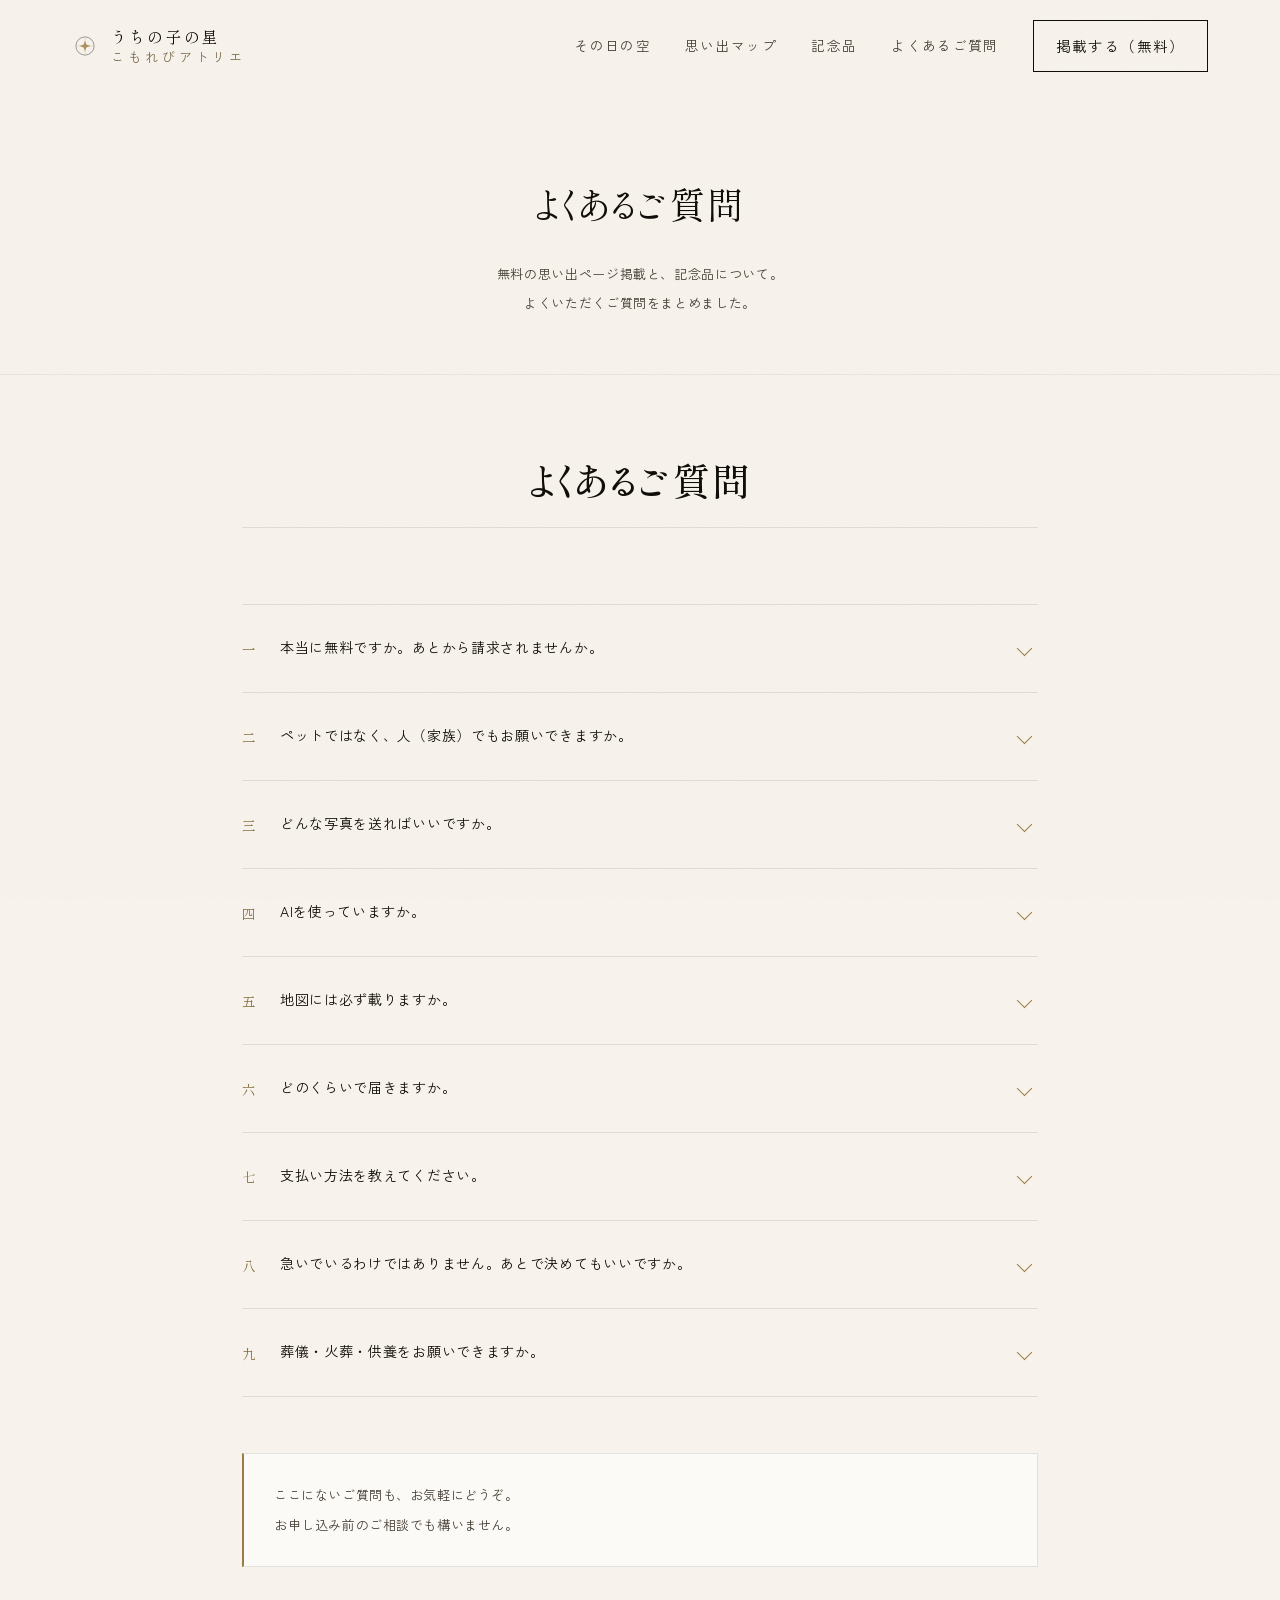
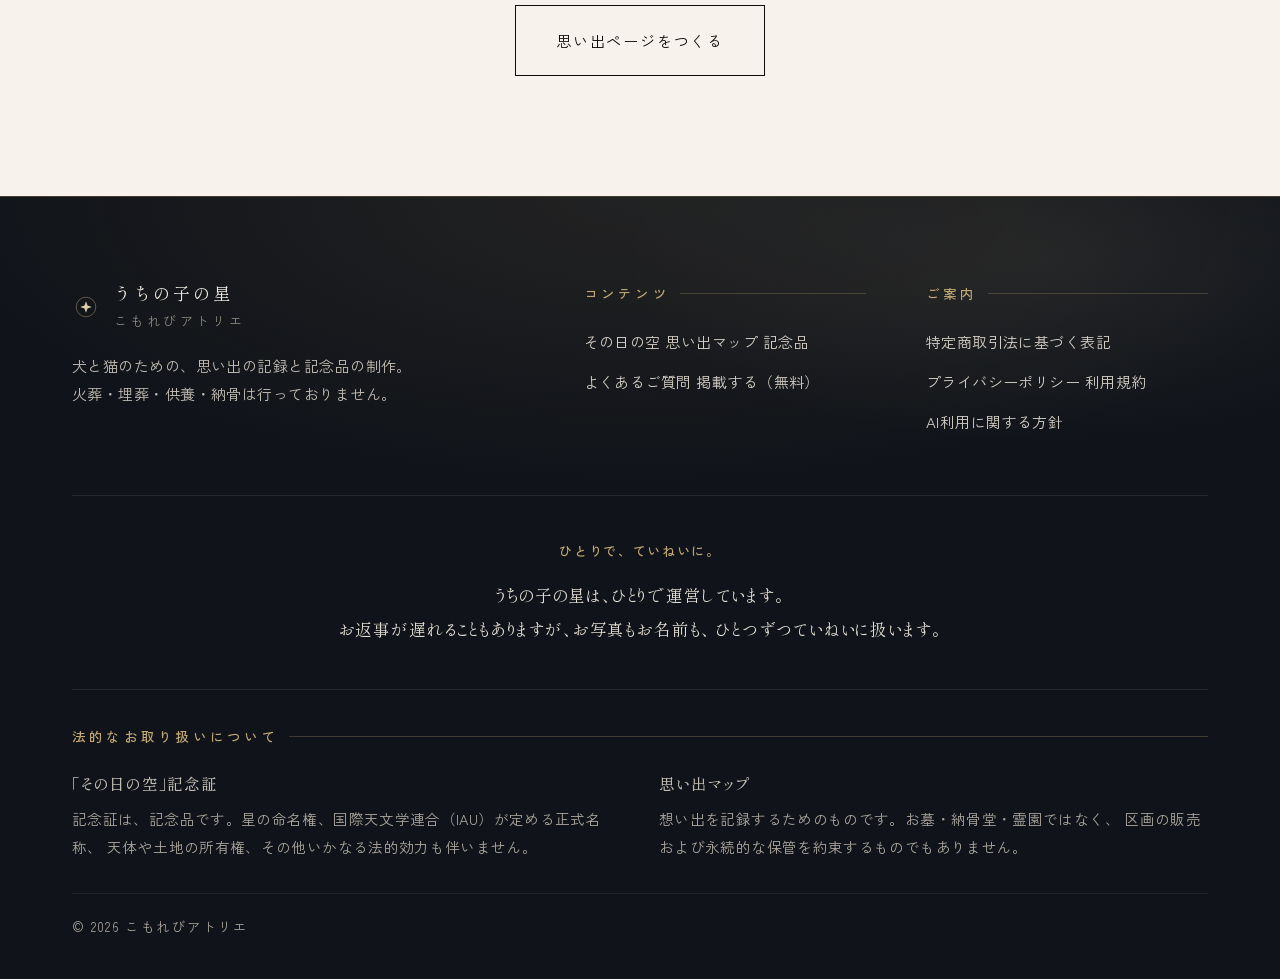
<file: faq.html>
<!DOCTYPE html>
<html lang="ja">
<head>
<meta charset="UTF-8">
<meta name="viewport" content="width=device-width, initial-scale=1.0">
<title>よくあるご質問｜うちの子の星</title>
<meta name="description" content="無料の思い出ページ掲載と記念品について、よくいただくご質問をまとめました。料金・写真・お支払い・葬儀対応など。">
<meta name="robots" content="index,follow">
<link rel="preconnect" href="https://fonts.googleapis.com">
<link rel="preconnect" href="https://fonts.gstatic.com" crossorigin>
<link rel="stylesheet" href="https://fonts.googleapis.com/css2?family=Shippori+Mincho:wght@400;500;600;700;800&family=Zen+Kaku+Gothic+New:wght@300;400;500;700&display=swap">
<link rel="stylesheet" href="style.css">
<script type="speculationrules">
{"prefetch":[{"source":"document","where":{"href_matches":"/*"},"eagerness":"moderate"}]}
</script>
</head>
<body data-page="faq">

<header class="hdr" id="hdr">
  <div class="wrap hdr-in">
    <a class="mark" href="index.html" aria-label="うちの子の星 ホーム">
      <svg viewBox="0 0 32 32" fill="none" aria-hidden="true">
        <circle cx="16" cy="16" r="11.2" stroke="#14130F" stroke-width=".9" opacity=".55"/>
        <path d="M16 6.6v18.8M6.6 16h18.8" stroke="#A8894F" stroke-width=".7" opacity=".45"/>
        <path d="M16 9.4l1.7 4.9 4.9 1.7-4.9 1.7-1.7 4.9-1.7-4.9-4.9-1.7 4.9-1.7z"
              fill="#A8894F" opacity=".9"/>
      </svg>
      <span class="mark-tx">
        <span class="jp">うちの子の星</span>
        <span class="en">こもれびアトリエ</span>
      </span>
    </a>

    <nav class="nav" id="nav">
      <a href="index.html#sky">その日の空</a>
      <a href="map.html">思い出マップ</a>
      <a href="index.html#keepsakes">記念品</a>
      <a href="index.html#faq">よくあるご質問</a>
      <a class="nav-cta" href="memory.html">掲載する（無料）</a>
    </nav>

    <button class="burger" id="burger" aria-label="メニュー" aria-expanded="false">
      <i></i><i></i>
    </button>
  </div>
</header>


<div class="page-head">
  <div class="narrow">
    <h1>よくあるご質問</h1>
    <p>無料の思い出ページ掲載と、記念品について。<br>よくいただくご質問をまとめました。</p>
  </div>
</div>

<div class="prose">
  <div class="narrow">

    <div class="sec-head center" data-rv>
      <h2 class="h2">よくあるご質問</h2>
    </div>

    <div class="faq" data-rv>
      <details>
        <summary><span class="q">一</span><span>本当に無料ですか。あとから請求されませんか。</span></summary>
        <div class="a">
          <p>思い出ページの掲載は無料です。掲載だけをご希望の場合、費用は一切かかりません。クレジットカードのご登録も不要です。</p>
          <p>記念品は、ご自身でお申し込みいただいた場合のみ有料となります。「無料」とご案内したページについて、あとから請求することはありません。</p>
        </div>
      </details>

      <details>
        <summary><span class="q">二</span><span>ペットではなく、人（家族）でもお願いできますか。</span></summary>
        <div class="a">
          <p>「その日の空」記念証は、お生まれになった日、ご結婚記念日、お見送りした日など、人についてもおつくりしています。お写真からのアートパネルも同様です。</p>
          <p>ただし、当方では葬儀・供養の代行は一切行っておりません。詳しくは<a href="tokushoho.html">特定商取引法に基づく表記</a>をご覧ください。</p>
        </div>
      </details>

      <details>
        <summary><span class="q">三</span><span>どんな写真を送ればいいですか。</span></summary>
        <div class="a">
          <p>スマートフォンで撮ったお写真で大丈夫です。顔がはっきり写っているもの、全身が写っているものが仕上がりがきれいです。1〜5枚ほどお送りください。</p>
          <p>お写真が古い・少ない場合でも、お作りできます。その場合はご相談のうえ、できる範囲でご提案します。</p>
        </div>
      </details>

      <details>
        <summary><span class="q">四</span><span>AIを使っていますか。</span></summary>
        <div class="a">
          <p>アートパネルの制作過程で、画像処理および生成のためのAIツールを使用する場合があります。使用した場合は、制作前にお伝えします。</p>
          <p>「その日の空」記念証の数値は、AIによる推定ではなく、NASA / JPL の天体暦とヒッパルコス星表を用いた天文計算によるものです。同じ日時・地点であれば、誰が計算しても同じ値になります。詳しくは<a href="ai-policy.html">AI利用に関する方針</a>をご覧ください。</p>
        </div>
      </details>

      <details>
        <summary><span class="q">五</span><span>地図には必ず載りますか。</span></summary>
        <div class="a">
          <p>いいえ。掲載はご希望された場合のみです。お申し込み時にお選びいただけます。掲載後も、ご連絡いただければいつでも削除します。</p>
        </div>
      </details>

      <details>
        <summary><span class="q">六</span><span>どのくらいで届きますか。</span></summary>
        <div class="a">
          <p>記念証（PDF）は、ご入金確認後おおむね3日以内にお送りします。アートパネルは、仕上がりのご確認をいただいてから印刷・発送となり、おおむね2週間ほどです。</p>
          <p>お急ぎの場合、状況をお知らせいただければ可能な範囲で調整します。</p>
        </div>
      </details>

      <details>
        <summary><span class="q">七</span><span>支払い方法を教えてください。</span></summary>
        <div class="a">
          <p>銀行振込、またはクレジットカード決済（決済リンクをお送りします）をお選びいただけます。お申し込み後にご案内します。お支払いは制作開始前のご入金となりますが、制作開始前であればキャンセルは無料です。</p>
        </div>
      </details>

      <details>
        <summary><span class="q">八</span><span>急いでいるわけではありません。あとで決めてもいいですか。</span></summary>
        <div class="a">
          <p>はい。掲載は無料のまま残りますので、数か月後、数年後でも構いません。むしろ、そうしていただくほうがよいと考えています。</p>
        </div>
      </details>

      <details>
        <summary><span class="q">九</span><span>葬儀・火葬・供養をお願いできますか。</span></summary>
        <div class="a">
          <p>できません。当方は火葬・埋葬・供養・納骨に関する一切の役務を提供しておりません。ペットのご葬儀については、お住まいの自治体の窓口、または各地のペット霊園・火葬サービスにご相談ください。</p>
          <p>当方がおつくりするのは、思い出の記録と、その記念品です。</p>
        </div>
      </details>
    </div>
  
    <p class="lead-box" style="margin-top:56px">
      ここにないご質問も、お気軽にどうぞ。<br>
      お申し込み前のご相談でも構いません。
    </p>

    <div class="btn-row" style="justify-content:center;margin-top:34px">
      <a class="btn" href="memory.html">思い出ページをつくる</a>
    </div>
  </div>
</div>


<footer class="ftr">
  <div class="wrap">
    <div class="ftr-top">

      <div class="ftr-brand">
        <div class="ftr-mark">
          <svg viewBox="0 0 32 32" fill="none" aria-hidden="true">
            <circle cx="16" cy="16" r="11.2" stroke="#C0A874" stroke-width=".8" opacity=".65"/>
            <path d="M16 9.4l1.7 4.9 4.9 1.7-4.9 1.7-1.7 4.9-1.7-4.9-4.9-1.7 4.9-1.7z"
                  fill="#E8D9B4" opacity=".95"/>
          </svg>
          <span>
            <span class="jp">うちの子の星</span>
            <span class="en">こもれびアトリエ</span>
          </span>
        </div>
        <p>犬と猫のための、思い出の記録と記念品の制作。<br>
        火葬・埋葬・供養・納骨は行っておりません。</p>
      </div>

      <nav class="ftr-ln" aria-label="コンテンツ">
        <h4>コンテンツ</h4>
        <a href="index.html#sky">その日の空</a>
        <a href="map.html">思い出マップ</a>
        <a href="index.html#keepsakes">記念品</a>
        <a href="faq.html">よくあるご質問</a>
        <a href="memory.html">掲載する（無料）</a>
      </nav>

      <nav class="ftr-ln" aria-label="ご案内">
        <h4>ご案内</h4>
        <a href="tokushoho.html">特定商取引法に基づく表記</a>
        <a href="privacy.html">プライバシーポリシー</a>
        <a href="terms.html">利用規約</a>
        <a href="ai-policy.html">AI利用に関する方針</a>
      </nav>

    </div>

    <div class="ftr-mid">
      <p class="ftr-voice">
        <span class="ftr-voice-lbl">ひとりで、ていねいに。</span>
        うちの子の星は、ひとりで運営しています。<br>
        お返事が遅れることもありますが、お写真もお名前も、<br class="sp-br">
        ひとつずつていねいに扱います。
      </p>
    </div>

    <div class="ftr-disc">
      <h4 class="ftr-disc-h">法的なお取り扱いについて</h4>
      <div class="ftr-disc-grid">
        <div>
          <b>「その日の空」記念証</b>
          記念証は、記念品です。星の命名権、国際天文学連合（IAU）が定める正式名称、
          天体や土地の所有権、その他いかなる法的効力も伴いません。
        </div>
        <div>
          <b>思い出マップ</b>
          想い出を記録するためのものです。お墓・納骨堂・霊園ではなく、
          区画の販売および永続的な保管を約束するものでもありません。
        </div>
      </div>
      <div class="ftr-cr">&copy; <span data-year>2026</span> こもれびアトリエ</div>
    </div>
  </div>
</footer>

<script src="main.js"></script>
</body>
</html>
</file>
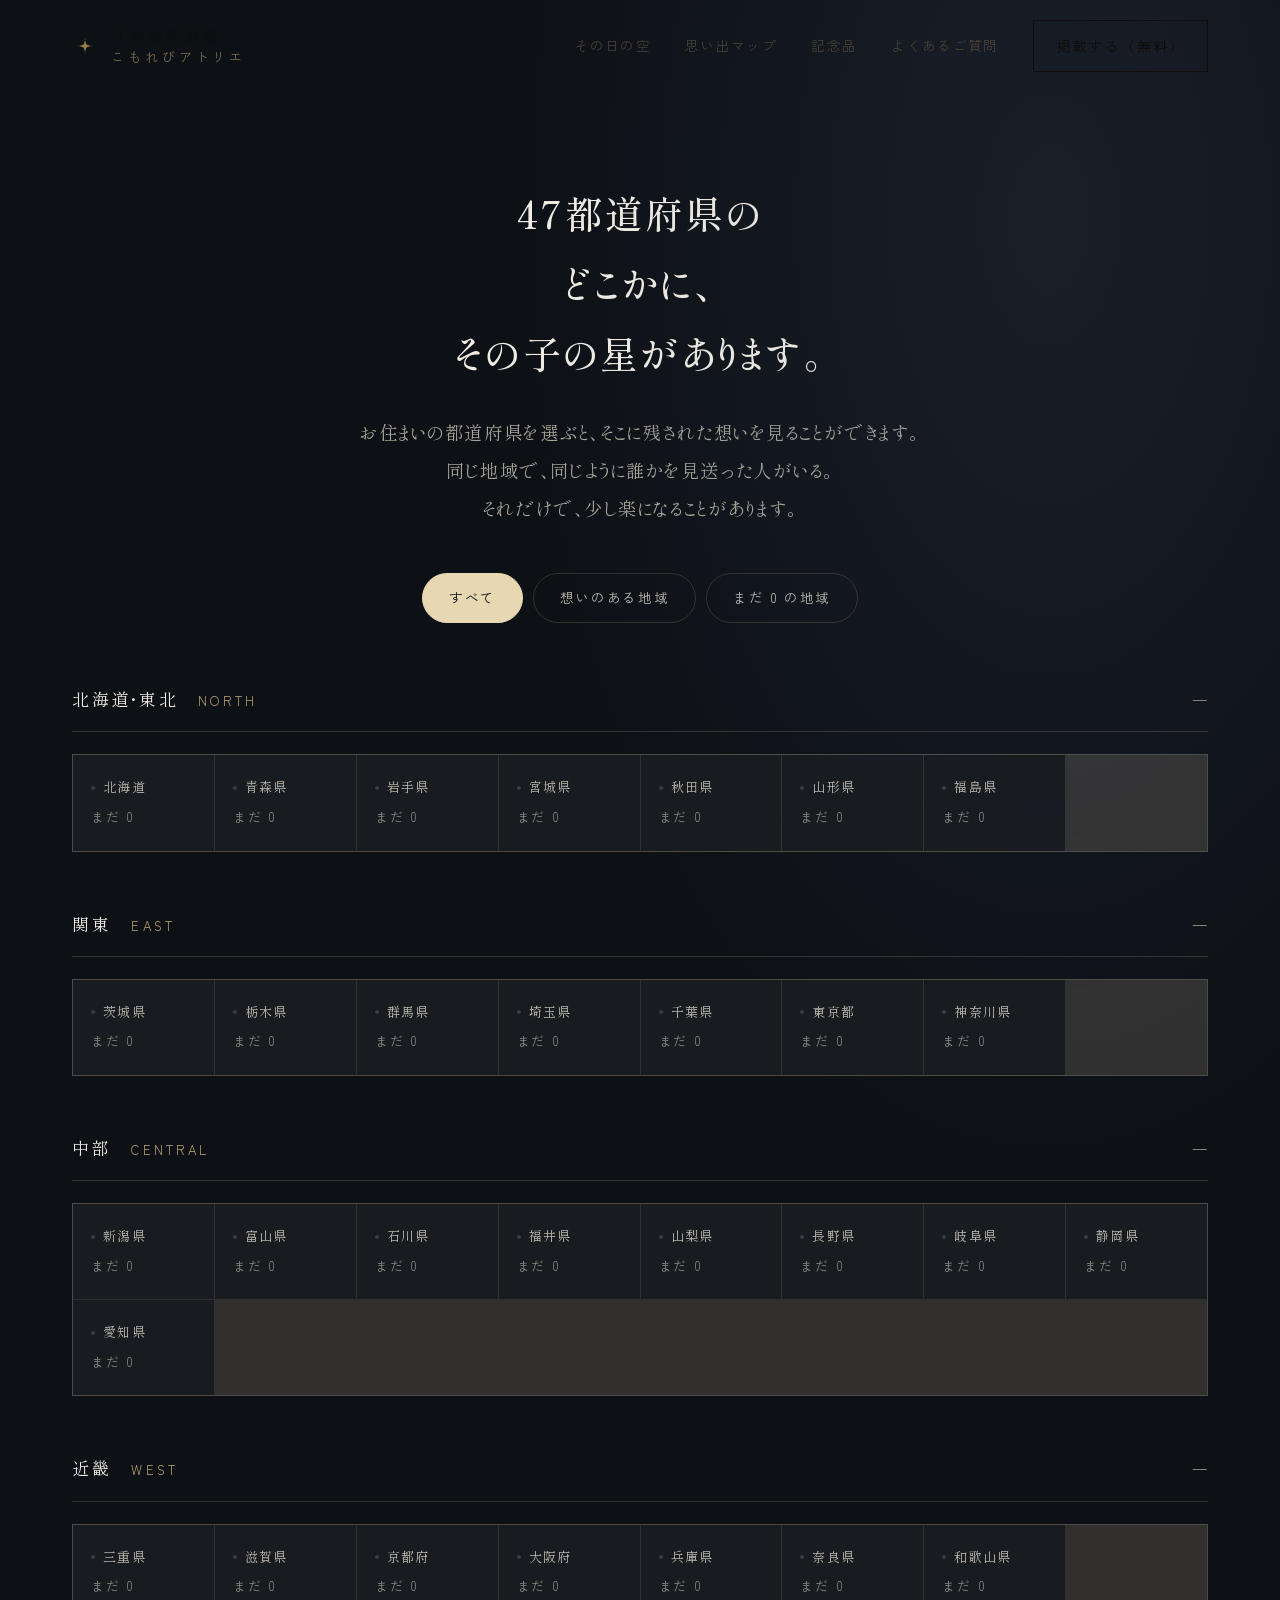
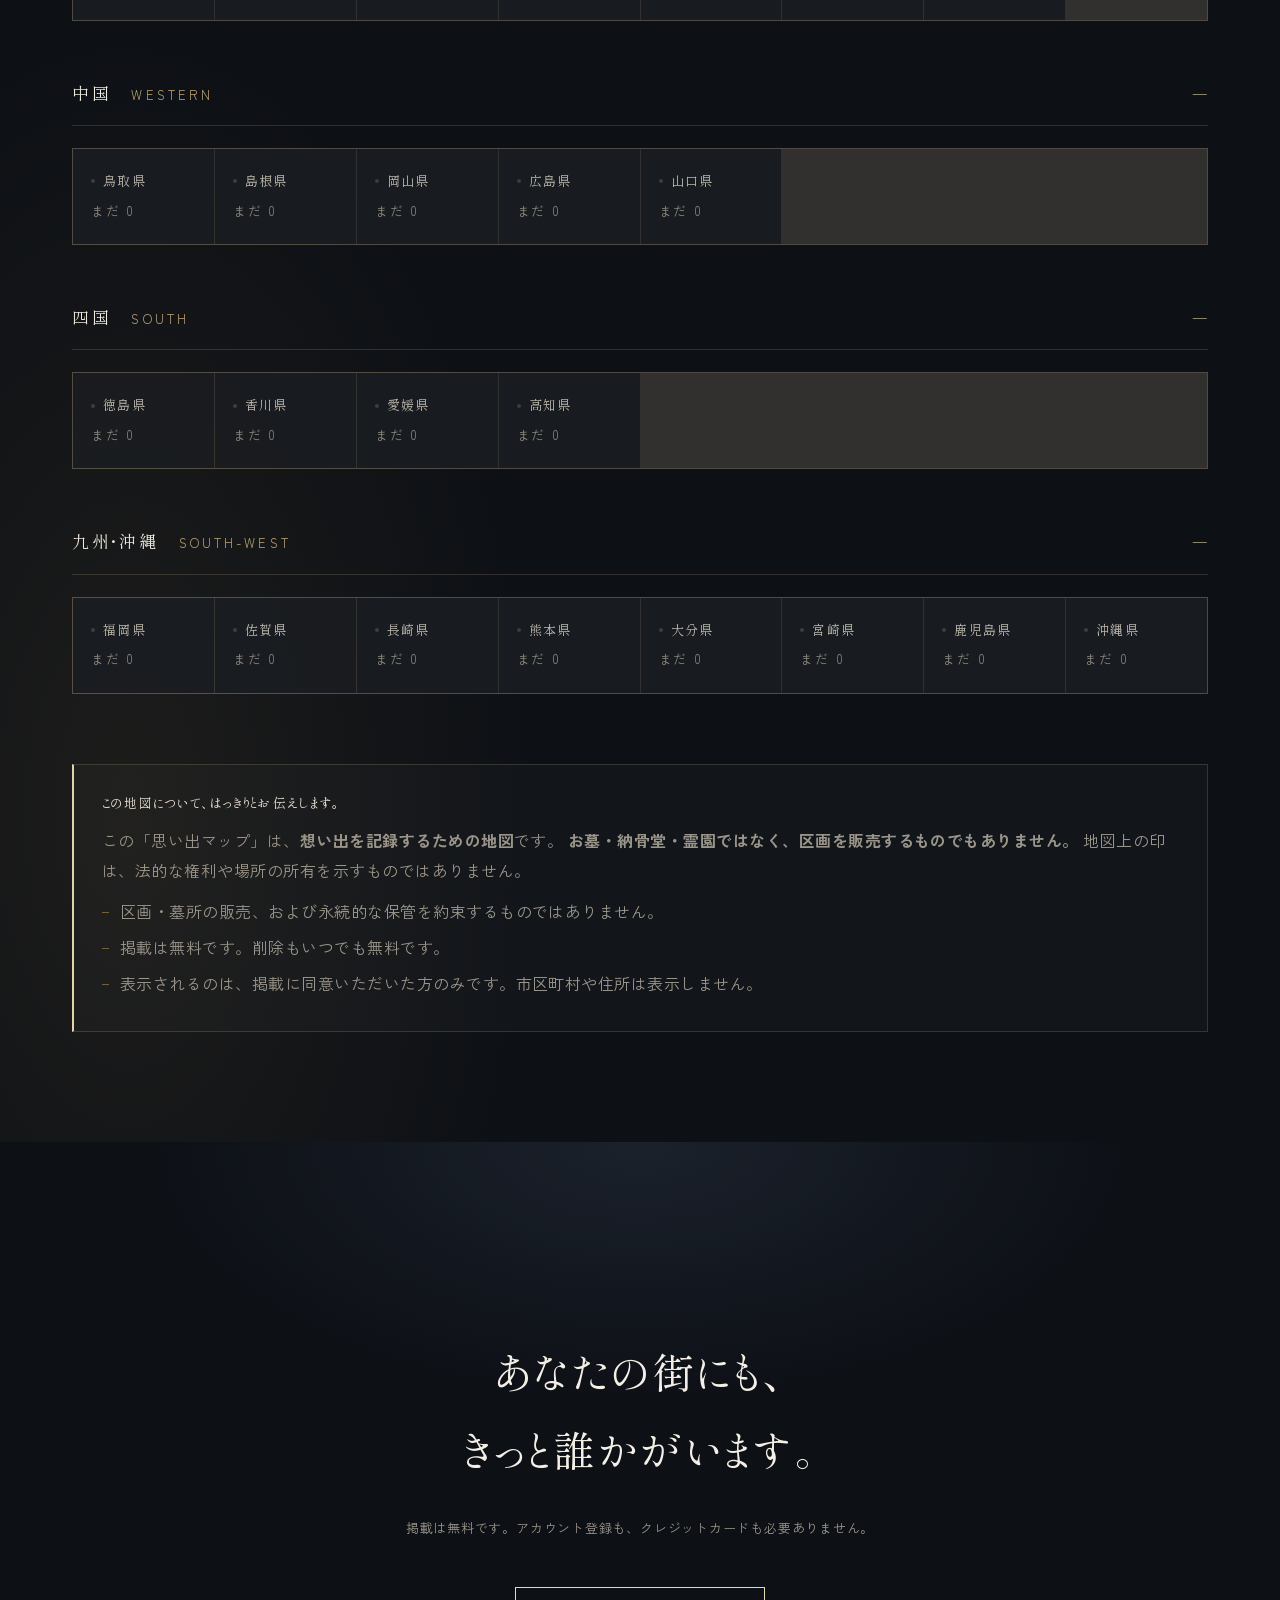
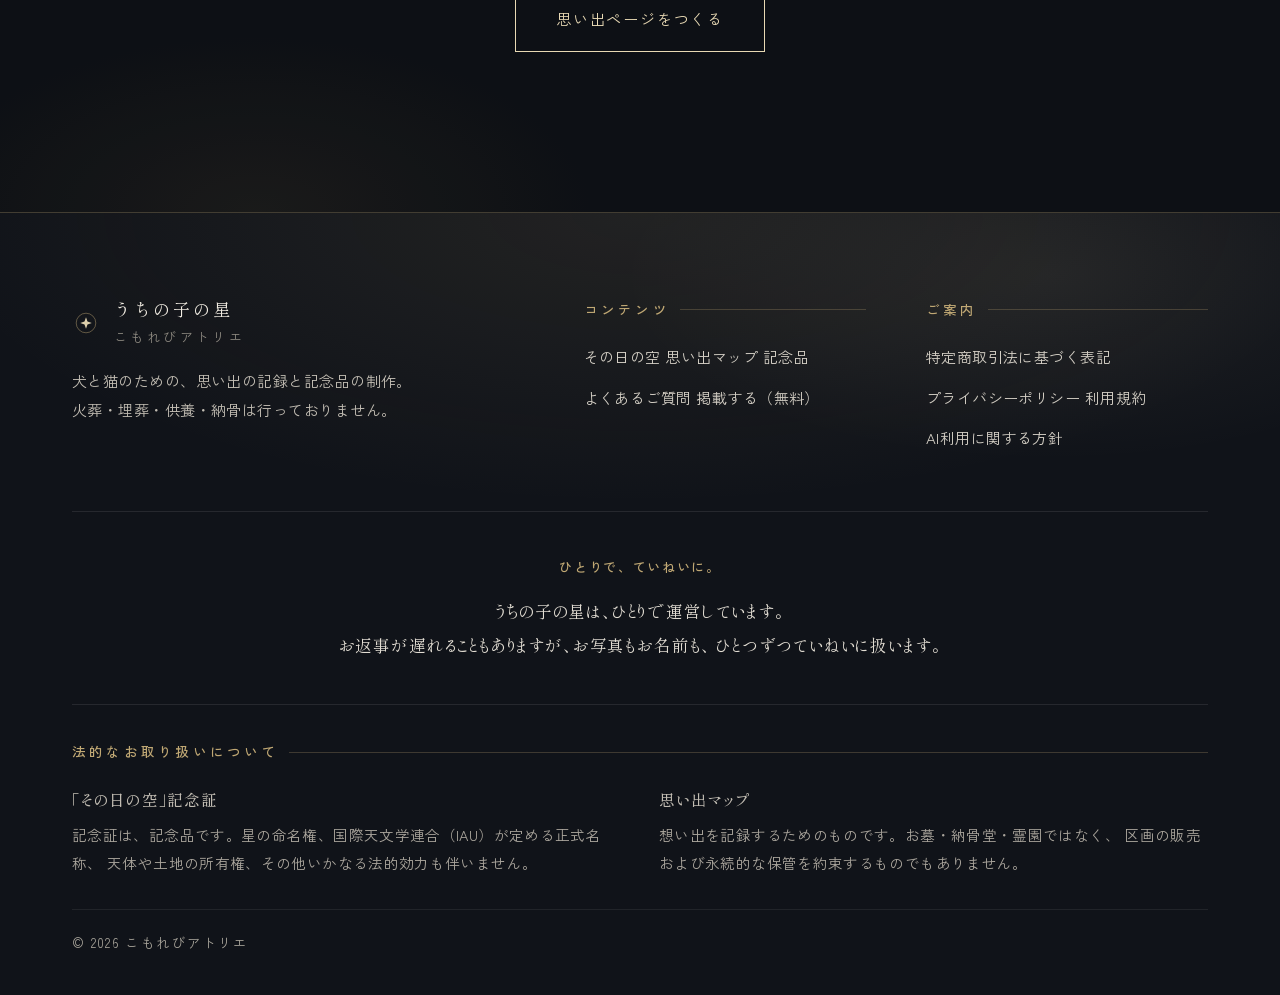
<file: map.html>
<!DOCTYPE html>
<html lang="ja">
<head>
<meta charset="UTF-8">
<meta name="viewport" content="width=device-width, initial-scale=1.0">
<title>思い出マップ｜うちの子の星</title>
<meta name="description" content="全国47都道府県の、亡くなった犬・猫の思い出マップ。掲載は無料です。お墓・霊園ではありません。">
<meta name="theme-color" content="#F7F3EC">
<link rel="preconnect" href="https://fonts.googleapis.com">
<link rel="preconnect" href="https://fonts.gstatic.com" crossorigin>
<link rel="stylesheet" href="https://fonts.googleapis.com/css2?family=Shippori+Mincho:wght@400;500;600;700;800&family=Zen+Kaku+Gothic+New:wght@300;400;500;700&display=swap">
<link rel="stylesheet" href="style.css">
<style>
  /* ---------- map page only ---------- */
  .map-page{background:var(--night);color:#CFC9BE;padding:150px 0 110px;position:relative;overflow:hidden}
  .map-page::before{content:"";position:absolute;inset:0;pointer-events:none;
    background:
      radial-gradient(ellipse 60% 50% at 82% 8%,rgba(96,120,158,.15),transparent 70%),
      radial-gradient(ellipse 44% 40% at 10% 88%,rgba(168,137,79,.10),transparent 72%)}
  .map-page .h2,.map-page h1{color:#F2EDE4}
  .map-page p{color:#A9A499}
  .map-page .lbl{color:var(--star)}
  .map-page .lbl::before{background:var(--star);opacity:.45}

  .filter{display:flex;gap:10px;justify-content:center;flex-wrap:wrap;margin:46px 0 60px}
  .filter button{
    border:1px solid var(--line-n);padding:11px 26px;border-radius:100px;
    font-size:13.5px;letter-spacing:.12em;color:#BDB8AE;transition:.4s var(--ease);
  }
  .filter button:hover{border-color:var(--star);color:var(--star)}
  .filter button.on{background:var(--star);border-color:var(--star);color:var(--night)}

  .region-blk{margin-bottom:56px;opacity:1;transition:opacity .5s var(--ease)}
  .region-blk.hide{display:none}
  .region-h{display:flex;align-items:baseline;gap:20px;padding-bottom:16px;margin-bottom:22px;
    border-bottom:1px solid var(--line-n)}
  .region-h h2{font-family:var(--mincho);font-size:17px;font-weight:400;letter-spacing:.16em;
    color:#F2EDE4}
  .region-h .en{font-size:13px;letter-spacing:.24em;color:#C9AE7B;opacity:.9}
  .region-h .sum{margin-left:auto;font-family:var(--mincho);font-size:13.5px;color:var(--star);
    letter-spacing:.1em}

  .prefs{display:grid;grid-template-columns:repeat(auto-fill,minmax(140px,1fr));gap:1px;
    background:var(--line-n);border:1px solid var(--line-n)}
  .pref{
    background:#12161C;padding:20px 18px;text-align:left;position:relative;
    transition:background .45s var(--ease);cursor:pointer;
  }
  .pref:hover{background:#1A2029}
  .pref .nm{font-family:var(--mincho);font-size:13px;letter-spacing:.1em;color:#E4DED2;
    display:flex;align-items:center;gap:8px}
  .pref .nm i{width:4px;height:4px;border-radius:50%;background:#3C424B;flex:none;
    transition:.4s var(--ease)}
  .pref.lit .nm i{background:var(--star);box-shadow:0 0 8px rgba(232,217,180,.75)}
  .pref .ct{margin-top:8px;font-size:13px;letter-spacing:.14em;color:#9E9A92}
  .pref.lit .ct b{font-family:var(--mincho);color:var(--star);font-size:13.5px;font-weight:400}
  .pref.zero{opacity:.8}
  .pref:hover.zero{opacity:.85}

  /* drawer */
  .drw{position:fixed;inset:0;z-index:300;display:none}
  .drw.on{display:block}
  .drw-bg{position:absolute;inset:0;background:rgba(6,8,11,.72);
    backdrop-filter:blur(6px);-webkit-backdrop-filter:blur(6px)}
  .drw-panel{
    position:absolute;top:0;right:0;bottom:0;width:min(520px,100%);
    background:var(--paper);color:var(--ink-2);padding:56px 44px;
    overflow-y:auto;box-shadow:-30px 0 90px rgba(0,0,0,.4);
    transform:translateX(100%);transition:transform .55s var(--ease-out);
  }
  .drw.on .drw-panel{transform:none}
  .drw-x{position:absolute;top:20px;right:22px;width:40px;height:40px;
    display:grid;place-items:center;font-size:20px;color:var(--ink-3);transition:.3s}
  .drw-x:hover{color:var(--gold)}
  .drw-h .lbl{color:#836B3E;margin-bottom:16px}
  .drw-h h3{font-family:var(--mincho);font-size:26px;font-weight:400;letter-spacing:.14em;
    color:var(--ink);line-height:1.5}
  .drw-h .sub{font-size:13.5px;letter-spacing:.14em;color:var(--gold);margin-top:12px}
  .drw-body{margin-top:34px}
  .ent{border-top:1px solid var(--line);padding:22px 0;display:flex;gap:16px}
  .ent .dot{width:38px;height:38px;flex:none;border-radius:50%;
    background:radial-gradient(circle at 40% 34%,#FBF6EA,#E2D5BC);display:grid;place-items:center}
  .ent .dot svg{width:16px;height:16px;opacity:.5}
  .ent .nm{font-family:var(--mincho);font-size:14px;letter-spacing:.1em;color:var(--ink)}
  .ent .yr{font-size:13px;letter-spacing:.2em;color:var(--gold);margin-top:4px}
  .ent .ms{font-family:var(--mincho);font-size:13.5px;line-height:2.1;letter-spacing:.04em;
    color:var(--ink-3);margin-top:10px}
  .drw-empty{text-align:center;padding:44px 0 12px}
  .drw-empty p{font-family:var(--mincho);font-size:13.5px;line-height:2.3;letter-spacing:.06em;
    color:var(--ink-3)}
  .drw-cta{margin-top:34px}
  .drw-cta .btn{width:100%}
  .drw-note{font-size:13px;color:var(--ink-3);text-align:center;margin-top:14px;letter-spacing:.05em}

  @media(max-width:860px){
    .map-page{padding:110px 0 80px}
    .drw-panel{padding:48px 26px}
  }

  /* 可読性改善 */
  .pref.zero{opacity:.8}
  .drw-h .lbl{color:#836B3E}
  .pref .ct{color:#9E9A92}
  .filter button{color:#BDB8AE}
</style>
<script type="speculationrules">
{"prefetch":[{"source":"document","where":{"href_matches":"/*"},"eagerness":"moderate"}]}
</script>
</head>
<body data-page="map">

<header class="hdr" id="hdr">
  <div class="wrap hdr-in">
    <a class="mark" href="index.html" aria-label="うちの子の星 ホーム">
      <svg viewBox="0 0 32 32" fill="none" aria-hidden="true">
        <circle cx="16" cy="16" r="11.2" stroke="#14130F" stroke-width=".9" opacity=".55"/>
        <path d="M16 6.6v18.8M6.6 16h18.8" stroke="#A8894F" stroke-width=".7" opacity=".45"/>
        <path d="M16 9.4l1.7 4.9 4.9 1.7-4.9 1.7-1.7 4.9-1.7-4.9-4.9-1.7 4.9-1.7z"
              fill="#A8894F" opacity=".9"/>
      </svg>
      <span class="mark-tx">
        <span class="jp">うちの子の星</span>
        <span class="en">こもれびアトリエ</span>
      </span>
    </a>

    <nav class="nav" id="nav">
      <a href="index.html#sky">その日の空</a>
      <a href="map.html">思い出マップ</a>
      <a href="index.html#keepsakes">記念品</a>
      <a href="faq.html">よくあるご質問</a>
      <a class="nav-cta" href="memory.html">掲載する（無料）</a>
    </nav>

    <button class="burger" id="burger" aria-label="メニュー" aria-expanded="false">
      <i></i><i></i>
    </button>
  </div>
</header>

<!-- ================= HEAD ================= -->
<section class="map-page">
  <div class="wrap">
    <div class="sec-head center" style="margin-bottom:0" data-rv>
      <h1 class="h2" style="margin:28px 0 0">
        47都道府県の<br>
        どこかに、<br>
        その子の星があります。
      </h1>
      <p class="lead" style="margin-top:26px">
        お住まいの都道府県を選ぶと、そこに残された想いを見ることができます。<br>
        同じ地域で、同じように誰かを見送った人がいる。<br>
        それだけで、少し楽になることがあります。
      </p>
    </div>

    <div class="filter" data-rv="2">
      <button class="on" data-f="all">すべて</button>
      <button data-f="lit">想いのある地域</button>
      <button data-f="zero">まだ 0 の地域</button>
    </div>

    <div id="regions"></div>

    <div class="notice dark" style="margin-top:70px" data-rv>
      <strong>この地図について、はっきりとお伝えします。</strong>
      この「思い出マップ」は、<b>想い出を記録するための地図</b>です。
      <b>お墓・納骨堂・霊園ではなく、区画を販売するものでもありません。</b>
      地図上の印は、法的な権利や場所の所有を示すものではありません。
      <ul>
        <li>区画・墓所の販売、および永続的な保管を約束するものではありません。</li>
        <li>掲載は無料です。削除もいつでも無料です。</li>
        <li>表示されるのは、掲載に同意いただいた方のみです。市区町村や住所は表示しません。</li>
      </ul>
    </div>
  </div>
</section>

<!-- ================= CTA ================= -->
<section class="cta">
  <div class="wrap cta-in">
    <h2 style="margin-top:30px" data-rv>あなたの街にも、<br>きっと誰かがいます。</h2>
    <p data-rv="2">掲載は無料です。アカウント登録も、クレジットカードも必要ありません。</p>
    <a class="btn" href="memory.html" data-rv="3">思い出ページをつくる</a>
  </div>
</section>

<footer class="ftr">
  <div class="wrap">
    <div class="ftr-top">

      <div class="ftr-brand">
        <div class="ftr-mark">
          <svg viewBox="0 0 32 32" fill="none" aria-hidden="true">
            <circle cx="16" cy="16" r="11.2" stroke="#C0A874" stroke-width=".8" opacity=".65"/>
            <path d="M16 9.4l1.7 4.9 4.9 1.7-4.9 1.7-1.7 4.9-1.7-4.9-4.9-1.7 4.9-1.7z"
                  fill="#E8D9B4" opacity=".95"/>
          </svg>
          <span>
            <span class="jp">うちの子の星</span>
            <span class="en">こもれびアトリエ</span>
          </span>
        </div>
        <p>犬と猫のための、思い出の記録と記念品の制作。<br>
        火葬・埋葬・供養・納骨は行っておりません。</p>
      </div>

      <nav class="ftr-ln" aria-label="コンテンツ">
        <h4>コンテンツ</h4>
        <a href="index.html#sky">その日の空</a>
        <a href="map.html">思い出マップ</a>
        <a href="index.html#keepsakes">記念品</a>
        <a href="faq.html">よくあるご質問</a>
        <a href="memory.html">掲載する（無料）</a>
      </nav>

      <nav class="ftr-ln" aria-label="ご案内">
        <h4>ご案内</h4>
        <a href="tokushoho.html">特定商取引法に基づく表記</a>
        <a href="privacy.html">プライバシーポリシー</a>
        <a href="terms.html">利用規約</a>
        <a href="ai-policy.html">AI利用に関する方針</a>
      </nav>

    </div>

    <div class="ftr-mid">
      <p class="ftr-voice">
        <span class="ftr-voice-lbl">ひとりで、ていねいに。</span>
        うちの子の星は、ひとりで運営しています。<br>
        お返事が遅れることもありますが、お写真もお名前も、<br class="sp-br">
        ひとつずつていねいに扱います。
      </p>
    </div>

    <div class="ftr-disc">
      <h4 class="ftr-disc-h">法的なお取り扱いについて</h4>
      <div class="ftr-disc-grid">
        <div>
          <b>「その日の空」記念証</b>
          記念証は、記念品です。星の命名権、国際天文学連合（IAU）が定める正式名称、
          天体や土地の所有権、その他いかなる法的効力も伴いません。
        </div>
        <div>
          <b>思い出マップ</b>
          想い出を記録するためのものです。お墓・納骨堂・霊園ではなく、
          区画の販売および永続的な保管を約束するものでもありません。
        </div>
      </div>
      <div class="ftr-cr">&copy; <span data-year>2026</span> こもれびアトリエ</div>
    </div>
  </div>
</footer>

<!-- ================= DRAWER ================= -->
<div class="drw" id="drw" role="dialog" aria-modal="true">
  <div class="drw-bg" data-close></div>
  <div class="drw-panel">
    <button class="drw-x" data-close aria-label="閉じる">&times;</button>
    <div class="drw-h">
      <h3 id="drwName"></h3>
      <div class="sub" id="drwSub"></div>
    </div>
    <div class="drw-body" id="drwBody"></div>
  </div>
</div>

<script src="entries.js"></script>
<script src="mapdata.js"></script>
<script src="geomap.js"></script>
<script src="config.js"></script>
<script src="main.js"></script>
<script>
(function(){
  'use strict';
  var P = window.PREFECTURES || [];
  var REG = window.REGIONS || [];
  var counts = {};
  (function seed(){
    var src = window.ENTRIES || {};
    Object.keys(src).forEach(function (k) { counts[k] = src[k].length; });
  })();

  /* 実データ（tools/build_memorial.py が entries.js を書き出します）
     public のページだけが入っています。空なら地図は「まだ0」表示のまま。 */
  var SAMPLE = window.ENTRIES || {};
  if (!window.ENTRIES) {
    var sc = document.createElement('script');
    sc.src = 'entries.js';
    sc.onload = function () {
      SAMPLE = window.ENTRIES || {};
      Object.keys(SAMPLE).forEach(function (k) { counts[k] = SAMPLE[k].length; });
      render();
    };
    document.head.appendChild(sc);
  }

  var host = document.getElementById('regions');

  function render(){
    host.innerHTML = REG.map(function(r){
      var list = P.filter(function(p){ return p.region === r.key; });
      var sum = list.reduce(function(a,p){ return a + (counts[p.name]||0); }, 0);
      return '<div class="region-blk" data-sum="' + sum + '">' +
        '<div class="region-h">' +
          '<h2>' + r.name + '</h2>' +
          '<span class="en">' + r.en + '</span>' +
          '<span class="sum">' + (sum > 0 ? sum + ' の想い' : '—') + '</span>' +
        '</div>' +
        '<div class="prefs">' +
        list.map(function(p){
          var c = counts[p.name] || 0;
          return '<button class="pref' + (c>0?' lit':' zero') + '" data-pref="' + p.name + '">' +
            '<span class="nm"><i></i>' + p.name + '</span>' +
            '<span class="ct">' + (c>0 ? '<b>'+c+'</b> の想い' : 'まだ 0') + '</span>' +
          '</button>';
        }).join('') +
        '</div></div>';
    }).join('');

    host.querySelectorAll('.pref').forEach(function(b){
      b.addEventListener('click', function(){
        openDrawer(b.dataset.pref, counts[b.dataset.pref] || 0);
      });
    });
    applyFilter(currentFilter);
  }

  /* filter */
  var currentFilter = 'all';
  function applyFilter(f){
    currentFilter = f;
    host.querySelectorAll('.region-blk').forEach(function(b){
      var s = parseInt(b.dataset.sum, 10);
      if (f === 'all') b.classList.remove('hide');
      else if (f === 'lit') b.classList.toggle('hide', s === 0);
      else b.classList.toggle('hide', s > 0);
    });
  }
  document.querySelectorAll('.filter button').forEach(function(btn){
    btn.addEventListener('click', function(){
      document.querySelectorAll('.filter button').forEach(function(x){ x.classList.remove('on'); });
      btn.classList.add('on');
      applyFilter(btn.dataset.f);
    });
  });

  /* drawer */
  var drw = document.getElementById('drw');
  function openDrawer(name, c){
    document.getElementById('drwName').textContent = name;
    document.getElementById('drwSub').textContent =
      c > 0 ? c + ' の想いが残されています' : 'まだ想いが残されていません';

    var body = document.getElementById('drwBody');
    var list = SAMPLE[name] || [];

    if (c === 0 || !list.length){
      body.innerHTML =
        '<div class="drw-empty"><p>この地域には、まだ想いが<br>残されていません。<br><br>' +
        'いちばん最初のひとつに、<br>なっていただけますか。</p></div>' +
        '<div class="drw-cta"><a class="btn solid" href="memory.html">この地域に掲載する（無料）</a>' +
        '<p class="drw-note">クレジットカードは必要ありません。</p></div>';
    } else {
      body.innerHTML = list.map(function(x){
        var inner = '<div class="dot">' +
          '<svg viewBox="0 0 24 24" fill="none"><path d="M12 3l2.2 6.2 6.2 2.2-6.2 2.2L12 19.8l-2.2-6.2L3.6 11.4l6.2-2.2z" fill="#8A7454"/></svg>' +
          '</div><div><div class="nm">' + x.n + '</div><div class="yr">' + x.y + '</div>' +
          '<div class="ms">' + x.m + '</div></div>';
        return x.href
          ? '<a class="ent ent-link" href="' + x.href + '">' + inner +
            '<span class="go">ページを見る →</span></a>'
          : '<div class="ent">' + inner + '</div>';
      }).join('') +
        '<div class="drw-cta"><a class="btn solid" href="memory.html">この地域に掲載する（無料）</a>' +
        '<p class="drw-note">掲載は無料です。クレジットカードは必要ありません。</p></div>';
    }
    drw.classList.add('on');
    document.body.style.overflow = 'hidden';
  }
  function closeDrawer(){
    drw.classList.remove('on');
    document.body.style.overflow = '';
  }
  drw.querySelectorAll('[data-close]').forEach(function(el){
    el.addEventListener('click', closeDrawer);
  });
  document.addEventListener('keydown', function(e){
    if (e.key === 'Escape') closeDrawer();
  });

  render();

  if (window.SITE_CONFIG && window.SITE_CONFIG.mapApi) {
    fetch(window.SITE_CONFIG.mapApi).then(function(r){ return r.ok ? r.json() : null; })
      .then(function(d){ if (d && d.counts){ counts = d.counts; render(); } })
      .catch(function(){});
  }
})();
</script>
</body>
</html>
</file>
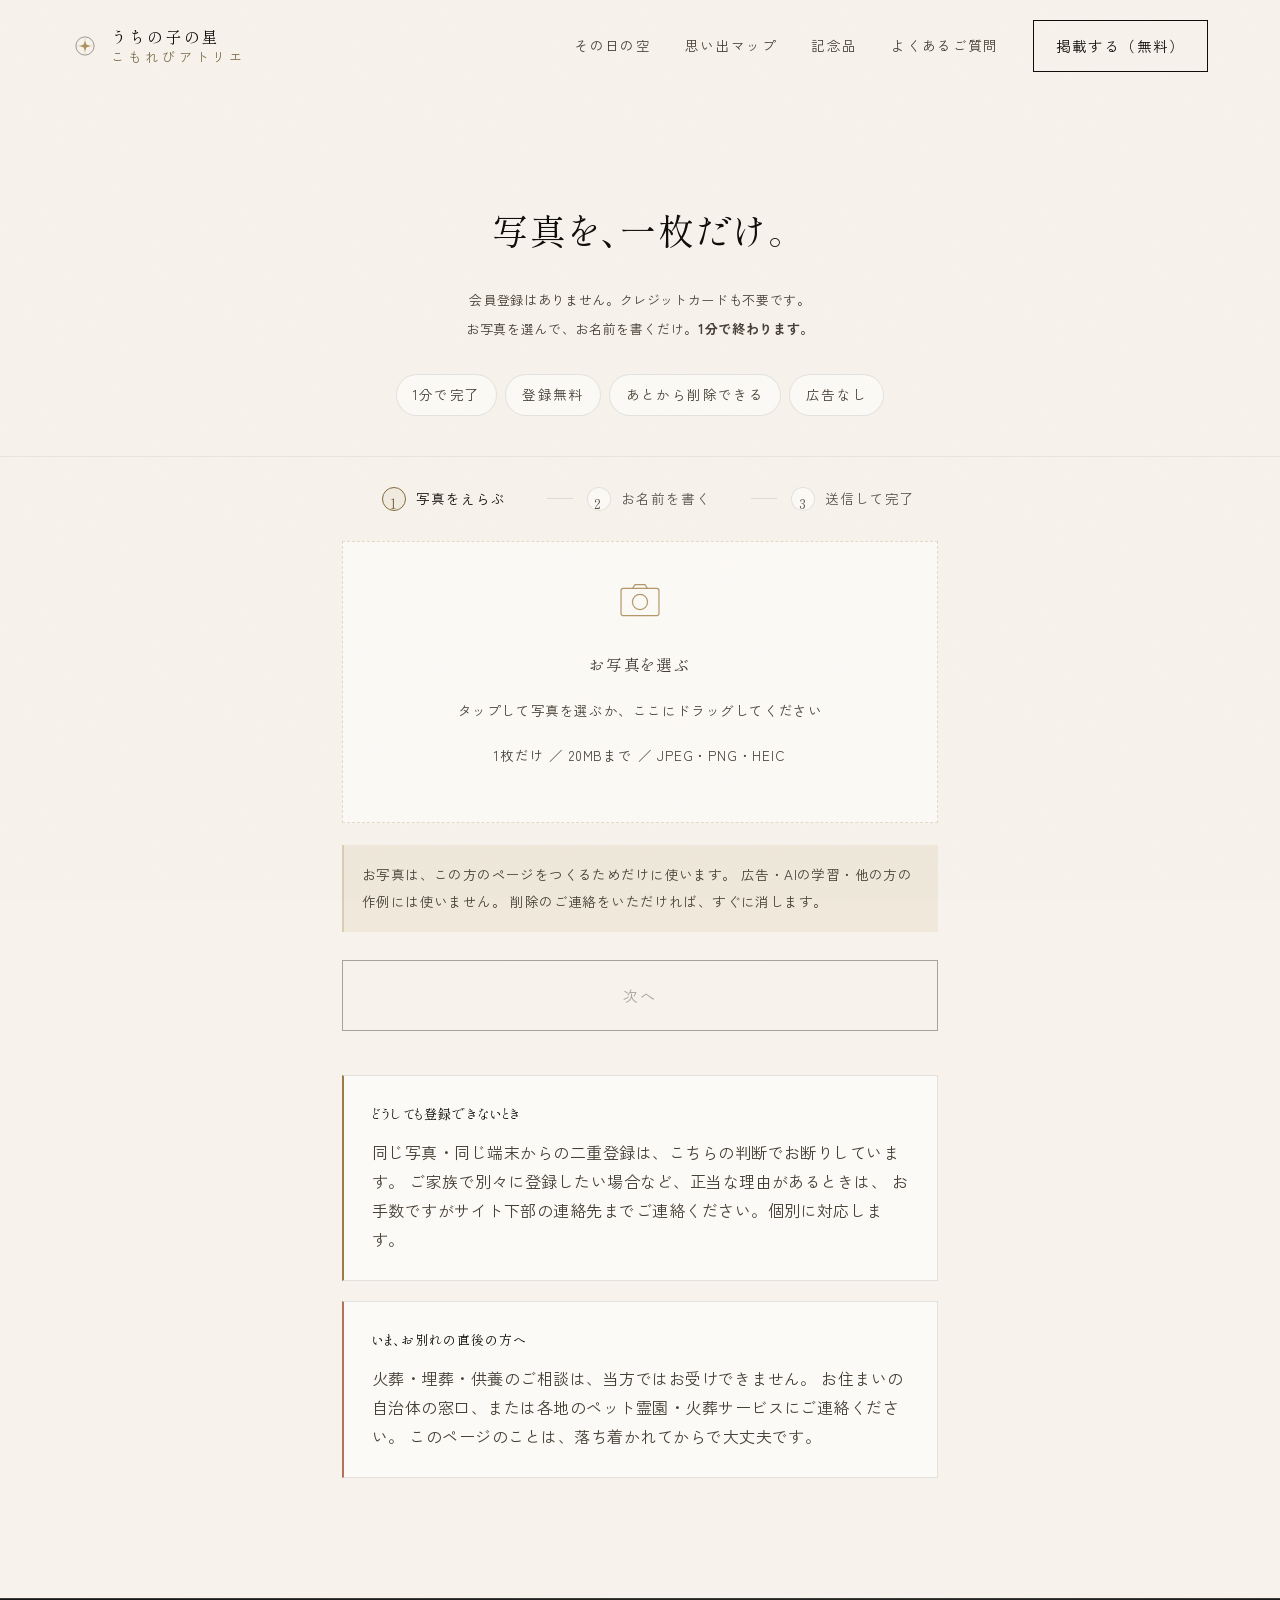
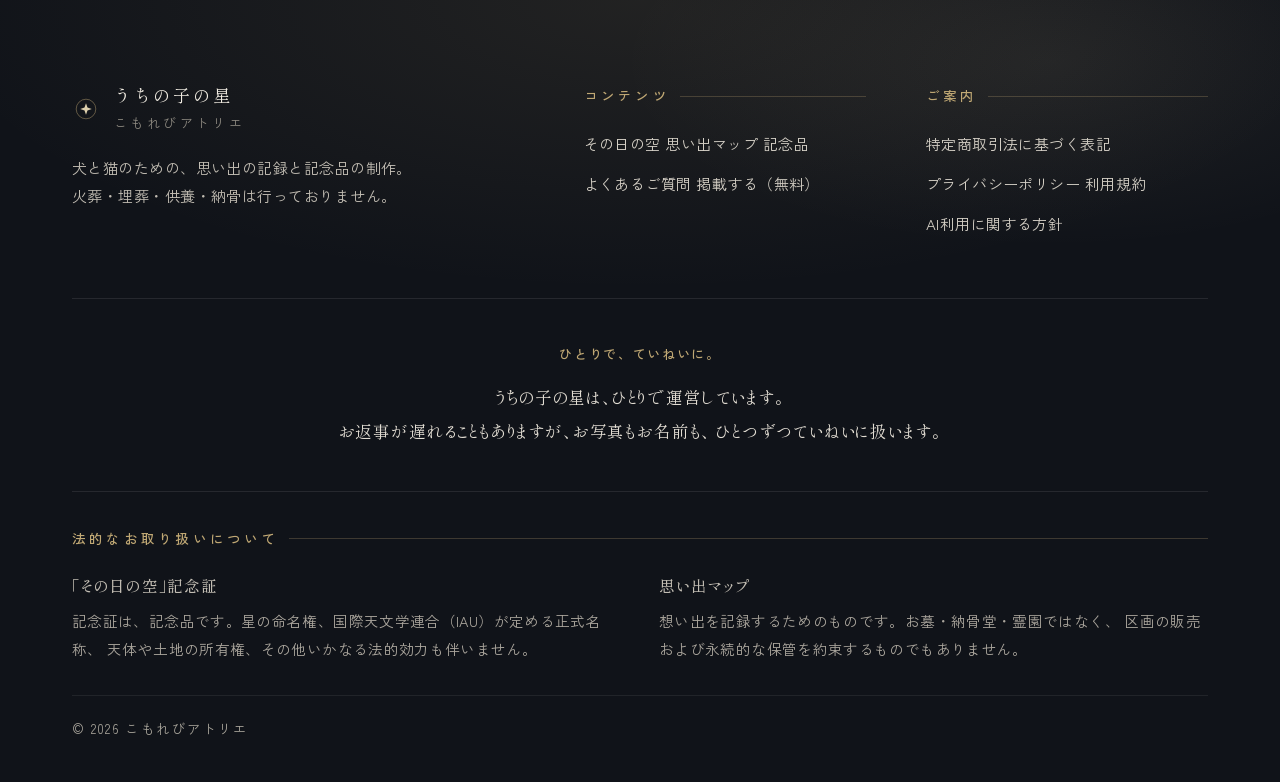
<file: memory.html>
<!DOCTYPE html>
<html lang="ja">
<head>
<meta charset="UTF-8">
<meta name="viewport" content="width=device-width, initial-scale=1.0">
<title>写真を登録する（無料・会員登録なし）｜うちの子の星</title>
<meta name="description" content="亡くなった犬・猫の写真を1枚登録するだけ。会員登録なし・無料・1分で終わります。">
<meta name="theme-color" content="#F7F3EC">
<link rel="preconnect" href="https://fonts.googleapis.com">
<link rel="preconnect" href="https://fonts.gstatic.com" crossorigin>
<link rel="stylesheet" href="https://fonts.googleapis.com/css2?family=Shippori+Mincho:wght@400;500;600;700;800&family=Zen+Kaku+Gothic+New:wght@300;400;500;700&display=swap">
<link rel="stylesheet" href="style.css">
<script type="speculationrules">
{"prefetch":[{"source":"document","where":{"href_matches":"/*"},"eagerness":"moderate"}]}
</script>
</head>
<body data-page="memory">

<header class="hdr" id="hdr">
  <div class="wrap hdr-in">
    <a class="mark" href="index.html" aria-label="うちの子の星 ホーム">
      <svg viewBox="0 0 32 32" fill="none" aria-hidden="true">
        <circle cx="16" cy="16" r="11.2" stroke="#14130F" stroke-width=".9" opacity=".55"/>
        <path d="M16 6.6v18.8M6.6 16h18.8" stroke="#A8894F" stroke-width=".7" opacity=".45"/>
        <path d="M16 9.4l1.7 4.9 4.9 1.7-4.9 1.7-1.7 4.9-1.7-4.9-4.9-1.7 4.9-1.7z"
              fill="#A8894F" opacity=".9"/>
      </svg>
      <span class="mark-tx">
        <span class="jp">うちの子の星</span>
        <span class="en">こもれびアトリエ</span>
      </span>
    </a>
    <nav class="nav" id="nav">
      <a href="index.html#sky">その日の空</a>
      <a href="map.html">思い出マップ</a>
      <a href="index.html#keepsakes">記念品</a>
      <a href="faq.html">よくあるご質問</a>
      <a class="nav-cta" href="memory.html">掲載する（無料）</a>
    </nav>
    <button class="burger" id="burger" aria-label="メニュー" aria-expanded="false">
      <i></i><i></i>
    </button>
  </div>
</header>

<!-- ================= HEAD ================= -->
<div class="page-head" style="padding-bottom:40px">
  <div class="narrow">
    <h1 style="margin-top:26px">写真を、一枚だけ。</h1>
    <p>
      会員登録はありません。クレジットカードも不要です。<br>
      お写真を選んで、お名前を書くだけ。<strong>1分で終わります。</strong>
    </p>
    <div class="reg-badges">
      <span>1分で完了</span>
      <span>登録無料</span>
      <span>あとから削除できる</span>
      <span>広告なし</span>
    </div>
  </div>
</div>

<!-- ================= STEP ================= -->
<div class="prose" style="padding-top:26px">
  <div class="tight">

    <ol class="steps3" id="steps3">
      <li class="cur" data-s="1"><b>1</b><span>写真をえらぶ</span></li>
      <li data-s="2"><b>2</b><span>お名前を書く</span></li>
      <li data-s="3"><b>3</b><span>送信して完了</span></li>
    </ol>

    <form id="regForm" novalidate autocomplete="off">

      <!-- ============ STEP 1 ============ -->
      <section class="panel3" id="p1">
        <div class="photo-drop" id="drop">
          <input type="file" id="fileIn" accept="image/jpeg,image/png,image/webp,image/heic,image/heif" hidden>

          <div class="pd-empty" id="pdEmpty">
            <div class="pd-icon">
              <svg viewBox="0 0 48 48" fill="none" aria-hidden="true">
                <rect x="6.5" y="11.5" width="35" height="25" rx="2" stroke="#A8894F" stroke-width="1.1"/>
                <circle cx="24" cy="24" r="7" stroke="#A8894F" stroke-width="1.1"/>
                <path d="M17 11.5l2.4-3.6h9.2L31 11.5" stroke="#A8894F" stroke-width="1.1"/>
              </svg>
            </div>
            <p class="pd-t">お写真を選ぶ</p>
            <p class="pd-s">タップして写真を選ぶか、ここにドラッグしてください</p>
            <p class="pd-note">1枚だけ ／ 20MBまで ／ JPEG・PNG・HEIC</p>
          </div>

          <div class="pd-preview" id="pdPreview" hidden>
            <img id="previewImg" alt="登録する写真のプレビュー">
            <div class="pd-meta">
              <span id="pdSize"></span>
              <button type="button" class="pd-change" id="pdChange">別の写真にする</button>
            </div>
          </div>

          <div class="pd-loading" id="pdLoading" hidden>
            <div class="spinner" aria-hidden="true"></div>
            <p>写真を確認しています…</p>
          </div>
        </div>

        <p class="photo-consent">
          お写真は、この方のページをつくるためだけに使います。
          広告・AIの学習・他の方の作例には使いません。
          削除のご連絡をいただければ、すぐに消します。
        </p>

        <div class="form-msg" id="dupMsg"></div>

        <div class="next-row">
          <button type="button" class="btn" id="toStep2" disabled>次へ</button>
        </div>
      </section>

      <!-- ============ STEP 2 ============ -->
      <section class="panel3" id="p2" hidden>
        <div class="field">
          <label for="petName">お名前<span class="req">必須</span></label>
          <div class="hint">呼んでいた名前で結構です。ひらがなでも、あだ名でも。</div>
          <input type="text" id="petName" name="petName" maxlength="24" placeholder="例：むぎ">
        </div>

        <div class="field">
          <label for="kind">犬ですか、猫ですか</label>
          <div class="seg" id="kindSeg">
            <button type="button" class="on" data-v="犬">犬</button>
            <button type="button" data-v="猫">猫</button>
            <button type="button" data-v="その他">その他</button>
          </div>
        </div>

        <div class="field">
          <label for="years">いっしょに過ごした年<span class="opt">任意</span></label>
          <div class="hint">はっきりしなくても大丈夫です。</div>
          <div class="years-row">
            <input type="text" id="yFrom" maxlength="4" placeholder="2012" inputmode="numeric">
            <span>—</span>
            <input type="text" id="yTo" maxlength="4" placeholder="2026" inputmode="numeric">
          </div>
        </div>

        <div class="field">
          <label for="message">ひとこと<span class="opt">任意</span></label>
          <div class="hint">
            うまく書けなくて大丈夫です。ひとつだけ覚えていることを。<br>
            例：「毎朝、玄関まで見送りに来てくれました」
          </div>
          <textarea id="message" maxlength="300" placeholder="好きだったこと、いつもの場所、なんでも。"></textarea>
        </div>

        <div class="field">
          <label for="pref">都道府県<span class="opt">任意</span></label>
          <div class="hint">
            その日の空を、この場所の空で計算します。<br>
            市区町村や住所は、お尋ねしません。
          </div>
          <select id="pref">
            <option value="">選択しない（東京で計算します）</option>
            <option>北海道</option><option>青森県</option><option>岩手県</option><option>宮城県</option>
            <option>秋田県</option><option>山形県</option><option>福島県</option>
            <option>茨城県</option><option>栃木県</option><option>群馬県</option><option>埼玉県</option>
            <option>千葉県</option><option>東京都</option><option>神奈川県</option>
            <option>新潟県</option><option>富山県</option><option>石川県</option><option>福井県</option>
            <option>山梨県</option><option>長野県</option><option>岐阜県</option><option>静岡県</option><option>愛知県</option>
            <option>三重県</option><option>滋賀県</option><option>京都府</option><option>大阪府</option>
            <option>兵庫県</option><option>奈良県</option><option>和歌山県</option>
            <option>鳥取県</option><option>島根県</option><option>岡山県</option><option>広島県</option><option>山口県</option>
            <option>徳島県</option><option>香川県</option><option>愛媛県</option><option>高知県</option>
            <option>福岡県</option><option>佐賀県</option><option>長崎県</option><option>熊本県</option>
            <option>大分県</option><option>宮崎県</option><option>鹿児島県</option><option>沖縄県</option>
          </select>
        </div>

        <div class="field">
          <label>思い出マップに載せますか<span class="opt">任意</span></label>
          <div class="hint">
            載せなくても、ページは同じように作られます。<br>
            載せる場合も、表示されるのは都道府県だけです。<br>
            あとから「載せる／載せない」は、いつでも変えられます。
          </div>
          <div class="radio-group">
            <label><input type="radio" name="mapConsent" value="no" checked>
              載せない<span class="rg-sub">ページだけつくる・検索にも出ません</span></label>
            <label><input type="radio" name="mapConsent" value="yes">
              載せる<span class="rg-sub">都道府県だけ、地図に表示</span></label>
          </div>
        </div>

        <div class="field">
          <label for="email">ご連絡先メール<span class="req">必須</span></label>
          <div class="hint">ページのURLをお送りするためだけに使います。</div>
          <input type="email" id="email" name="email" maxlength="120" placeholder="you@example.com">
        </div>

        <div class="field check">
          <label>
            <input type="checkbox" id="agree">
            <span>
              <a href="terms.html" target="_blank">利用規約</a>と
              <a href="privacy.html" target="_blank">プライバシーポリシー</a>に同意します。
              自分で撮った写真、または使う権利のある写真です。
            </span>
          </label>
        </div>

        <div class="field hp" aria-hidden="true">
          <label>この欄は入力しないでください</label>
          <input type="text" id="website" tabindex="-1" autocomplete="off">
        </div>

        <div class="form-msg" id="formMsg"></div>

        <div class="next-row two">
          <button type="button" class="btn ghost" id="backStep1">戻る</button>
          <button type="submit" class="btn" id="submitBtn">登録する（無料）</button>
        </div>

        <p class="form-note">
          送信すると、登録内容の控えがメールで届きます。<br>
          ページができあがったら、あらためてURLをお送りします。
        </p>
      </section>

      <!-- ============ STEP 3 ============ -->
      <section class="panel3 done3" id="p3" hidden>
        <div class="done-mark" aria-hidden="true">
          <svg viewBox="0 0 64 64" fill="none">
            <circle cx="32" cy="32" r="27" stroke="#A8894F" stroke-width="1.1" opacity=".5"/>
            <path d="M21 33.5l7.5 7.5L43 25" stroke="#A8894F" stroke-width="1.6" stroke-linecap="round"/>
          </svg>
        </div>
        <h2 class="done-t">登録しました。</h2>
        <p class="done-s">
          ありがとうございます。<br>
          ページができあがったら、ご入力のメールアドレスに URL をお送りします。<br>
          おおむね3日以内にお届けします。
        </p>
        <p class="done-s" style="margin-top:22px;font-size:13px;opacity:.8">
          できあがるページは、このようなものです。
        </p>
        <div class="done-actions">
          <a class="btn" href="memory/mugi.html">ページの例を見る</a>
          <a class="btn ghost" href="map.html">みんなの記録を見る</a>
        </div>
      </section>

    </form>

    <div class="notice" style="margin-top:44px">
      <strong>どうしても登録できないとき</strong>
      同じ写真・同じ端末からの二重登録は、こちらの判断でお断りしています。
      ご家族で別々に登録したい場合など、正当な理由があるときは、
      お手数ですがサイト下部の連絡先までご連絡ください。個別に対応します。
    </div>

    <div class="notice warn" style="margin-top:20px">
      <strong>いま、お別れの直後の方へ</strong>
      火葬・埋葬・供養のご相談は、当方ではお受けできません。
      お住まいの自治体の窓口、または各地のペット霊園・火葬サービスにご連絡ください。
      このページのことは、落ち着かれてからで大丈夫です。
    </div>

  </div>
</div>

<footer class="ftr">
  <div class="wrap">
    <div class="ftr-top">

      <div class="ftr-brand">
        <div class="ftr-mark">
          <svg viewBox="0 0 32 32" fill="none" aria-hidden="true">
            <circle cx="16" cy="16" r="11.2" stroke="#C0A874" stroke-width=".8" opacity=".65"/>
            <path d="M16 9.4l1.7 4.9 4.9 1.7-4.9 1.7-1.7 4.9-1.7-4.9-4.9-1.7 4.9-1.7z"
                  fill="#E8D9B4" opacity=".95"/>
          </svg>
          <span>
            <span class="jp">うちの子の星</span>
            <span class="en">こもれびアトリエ</span>
          </span>
        </div>
        <p>犬と猫のための、思い出の記録と記念品の制作。<br>
        火葬・埋葬・供養・納骨は行っておりません。</p>
      </div>

      <nav class="ftr-ln" aria-label="コンテンツ">
        <h4>コンテンツ</h4>
        <a href="index.html#sky">その日の空</a>
        <a href="map.html">思い出マップ</a>
        <a href="index.html#keepsakes">記念品</a>
        <a href="faq.html">よくあるご質問</a>
        <a href="memory.html">掲載する（無料）</a>
      </nav>

      <nav class="ftr-ln" aria-label="ご案内">
        <h4>ご案内</h4>
        <a href="tokushoho.html">特定商取引法に基づく表記</a>
        <a href="privacy.html">プライバシーポリシー</a>
        <a href="terms.html">利用規約</a>
        <a href="ai-policy.html">AI利用に関する方針</a>
      </nav>

    </div>

    <div class="ftr-mid">
      <p class="ftr-voice">
        <span class="ftr-voice-lbl">ひとりで、ていねいに。</span>
        うちの子の星は、ひとりで運営しています。<br>
        お返事が遅れることもありますが、お写真もお名前も、<br class="sp-br">
        ひとつずつていねいに扱います。
      </p>
    </div>

    <div class="ftr-disc">
      <h4 class="ftr-disc-h">法的なお取り扱いについて</h4>
      <div class="ftr-disc-grid">
        <div>
          <b>「その日の空」記念証</b>
          記念証は、記念品です。星の命名権、国際天文学連合（IAU）が定める正式名称、
          天体や土地の所有権、その他いかなる法的効力も伴いません。
        </div>
        <div>
          <b>思い出マップ</b>
          想い出を記録するためのものです。お墓・納骨堂・霊園ではなく、
          区画の販売および永続的な保管を約束するものでもありません。
        </div>
      </div>
      <div class="ftr-cr">&copy; <span data-year>2026</span> こもれびアトリエ</div>
    </div>
  </div>
</footer>

<script src="config.js"></script>
<script src="photo.js"></script>
<script src="guard.js"></script>
<script src="form.js"></script>
<script src="main.js"></script>
<script>
(function(){
  'use strict';

  var $ = function(id){ return document.getElementById(id); };

  var p1=$('p1'), p2=$('p2'), p3=$('p3');
  var fileIn=$('fileIn'), drop=$('drop');
  var pdEmpty=$('pdEmpty'), pdPreview=$('pdPreview'), pdLoading=$('pdLoading');
  var previewImg=$('previewImg'), pdSize=$('pdSize'), pdChange=$('pdChange');
  var dupMsg=$('dupMsg'), formMsg=$('formMsg');
  var toStep2=$('toStep2'), backStep1=$('backStep1');
  var submitBtn=$('submitBtn'), steps=$('steps3');

  var state = { fp:null, file:null, kind:'犬' };

  /* ---------- step 切り替え ---------- */
  function go(step){
    p1.hidden = step !== 1;
    p2.hidden = step !== 2;
    p3.hidden = step !== 3;
    steps.querySelectorAll('li').forEach(function(li){
      li.classList.toggle('cur', +li.dataset.s === step);
      li.classList.toggle('done', +li.dataset.s < step);
    });
    window.scrollTo({ top: 0, behavior: 'smooth' });
  }

  /* ---------- メッセージ ---------- */
  function msg(el, type, html){
    el.className = 'form-msg ' + type;
    el.innerHTML = html;
    el.scrollIntoView({ behavior:'smooth', block:'center' });
  }
  function clear(el){ el.className = 'form-msg'; el.innerHTML = ''; }

  /* ---------- 写真を選ぶ ---------- */
  function pick(){
    fileIn.value = '';
    fileIn.click();
  }
  drop.addEventListener('click', function(e){
    if (e.target === pdChange) return;
    pick();
  });
  pdChange.addEventListener('click', function(e){ e.stopPropagation(); pick(); });

  ['dragenter','dragover'].forEach(function(t){
    drop.addEventListener(t, function(e){ e.preventDefault(); drop.classList.add('over'); });
  });
  ['dragleave','drop'].forEach(function(t){
    drop.addEventListener(t, function(e){ e.preventDefault(); drop.classList.remove('over'); });
  });
  drop.addEventListener('drop', function(e){
    var f = e.dataTransfer.files && e.dataTransfer.files[0];
    if (f) handle(f);
  });
  fileIn.addEventListener('change', function(){
    if (fileIn.files && fileIn.files[0]) handle(fileIn.files[0]);
  });

  var busy = false;
  async function handle(file){
    if (busy) return;
    busy = true;

    clear(dupMsg);
    pdEmpty.hidden = true;
    pdPreview.hidden = true;
    pdLoading.hidden = false;
    toStep2.disabled = true;

    try{
      var fp = await window.PHOTO.analyze(file);

      /* 端末側の予備判定 */
      var res = window.GUARD.check(fp);

      pdLoading.hidden = true;
      previewImg.src = fp.dataUrl;
      pdSize.textContent = Math.round(fp.size/1024) + ' KB ・ ' +
                           fp.width + '×' + fp.height;
      pdPreview.hidden = false;

      state.fp = fp;
      state.file = file;

      if (!res.ok){
        state.fp = null;
        toStep2.disabled = true;
        pdPreview.hidden = true;
        pdEmpty.hidden = false;
        msg(dupMsg, 'err',
          '<strong>' + (res.reason === 'device' ? 'この端末からの登録は、すでにあります。' :
                         res.reason === 'similar' ? 'この写真は、登録済みの写真とほとんど同じです。' :
                         'この写真は、すでに登録されています。') + '</strong><br>' +
          res.detail +
          '<br><span style="font-size:13px;opacity:.85">' +
          'ご家族で別々に登録したいなど、正当な理由がある場合はご連絡ください。</span>');
      }else{
        toStep2.disabled = false;
      }
    }catch(err){
      pdLoading.hidden = true;
      pdEmpty.hidden = false;
      msg(dupMsg, 'err', err.message || '写真を読み込めませんでした。');
    }finally{
      busy = false;
    }
  }

  toStep2.addEventListener('click', function(){
    if (!state.fp) return;
    go(2);
  });
  backStep1.addEventListener('click', function(){ go(1); });

  /* ---------- 犬/猫 ---------- */
  $('kindSeg').addEventListener('click', function(e){
    var b = e.target.closest('button');
    if (!b) return;
    this.querySelectorAll('button').forEach(function(x){ x.classList.remove('on'); });
    b.classList.add('on');
    state.kind = b.dataset.v;
  });

  /* ---------- 送信 ---------- */
  $('regForm').addEventListener('submit', function(e){
    e.preventDefault();

    if (!state.fp){ go(1); return; }
    if ($('website').value) return;

    var name = $('petName').value.trim();
    var email = $('email').value.trim();

    if (!name) return msg(formMsg,'err','お名前を入力してください。');
    if (!/^[^\s@]+@[^\s@]+\.[^\s@]+$/.test(email))
      return msg(formMsg,'err','メールアドレスの形式をご確認ください。');
    if (!$('agree').checked)
      return msg(formMsg,'err','利用規約とプライバシーポリシーへのご同意をお願いします。');

    var consent = document.querySelector('input[name=mapConsent]:checked').value;
    var yFrom = $('yFrom').value.trim();
    var yTo   = $('yTo').value.trim();

    window.sendForm({
      type: 'photo_registration',
      subject: '【写真登録】' + name + ' さま',
      petName: name,
      kind: state.kind,
      years: (yFrom || yTo) ? (yFrom + ' — ' + yTo) : '',
      message: $('message').value.trim(),
      mapConsent: consent === 'yes' ? '希望する' : '希望しない',
      pref: consent === 'yes' ? $('pref').value : '',
      email: email,
      website: $('website').value,

      /* 重複判定用（サーバー側で使用） */
      photoSha256: state.fp.sha256 || '',
      photoAHash: state.fp.ahash || '',
      deviceId: window.GUARD.device(),

      url: location.href
    }, formMsg, submitBtn,
      '登録しました。<br><span style="font-size:13px;opacity:.85">' +
      'ページができあがったら、メールでURLをお送りします。</span>'
    ).then(function(ok){
      if (!ok) return;
      window.GUARD.commit(state.fp, { name: name });
      go(3);
    });
  });

  go(1);
})();
</script>
</body>
</html>
</file>
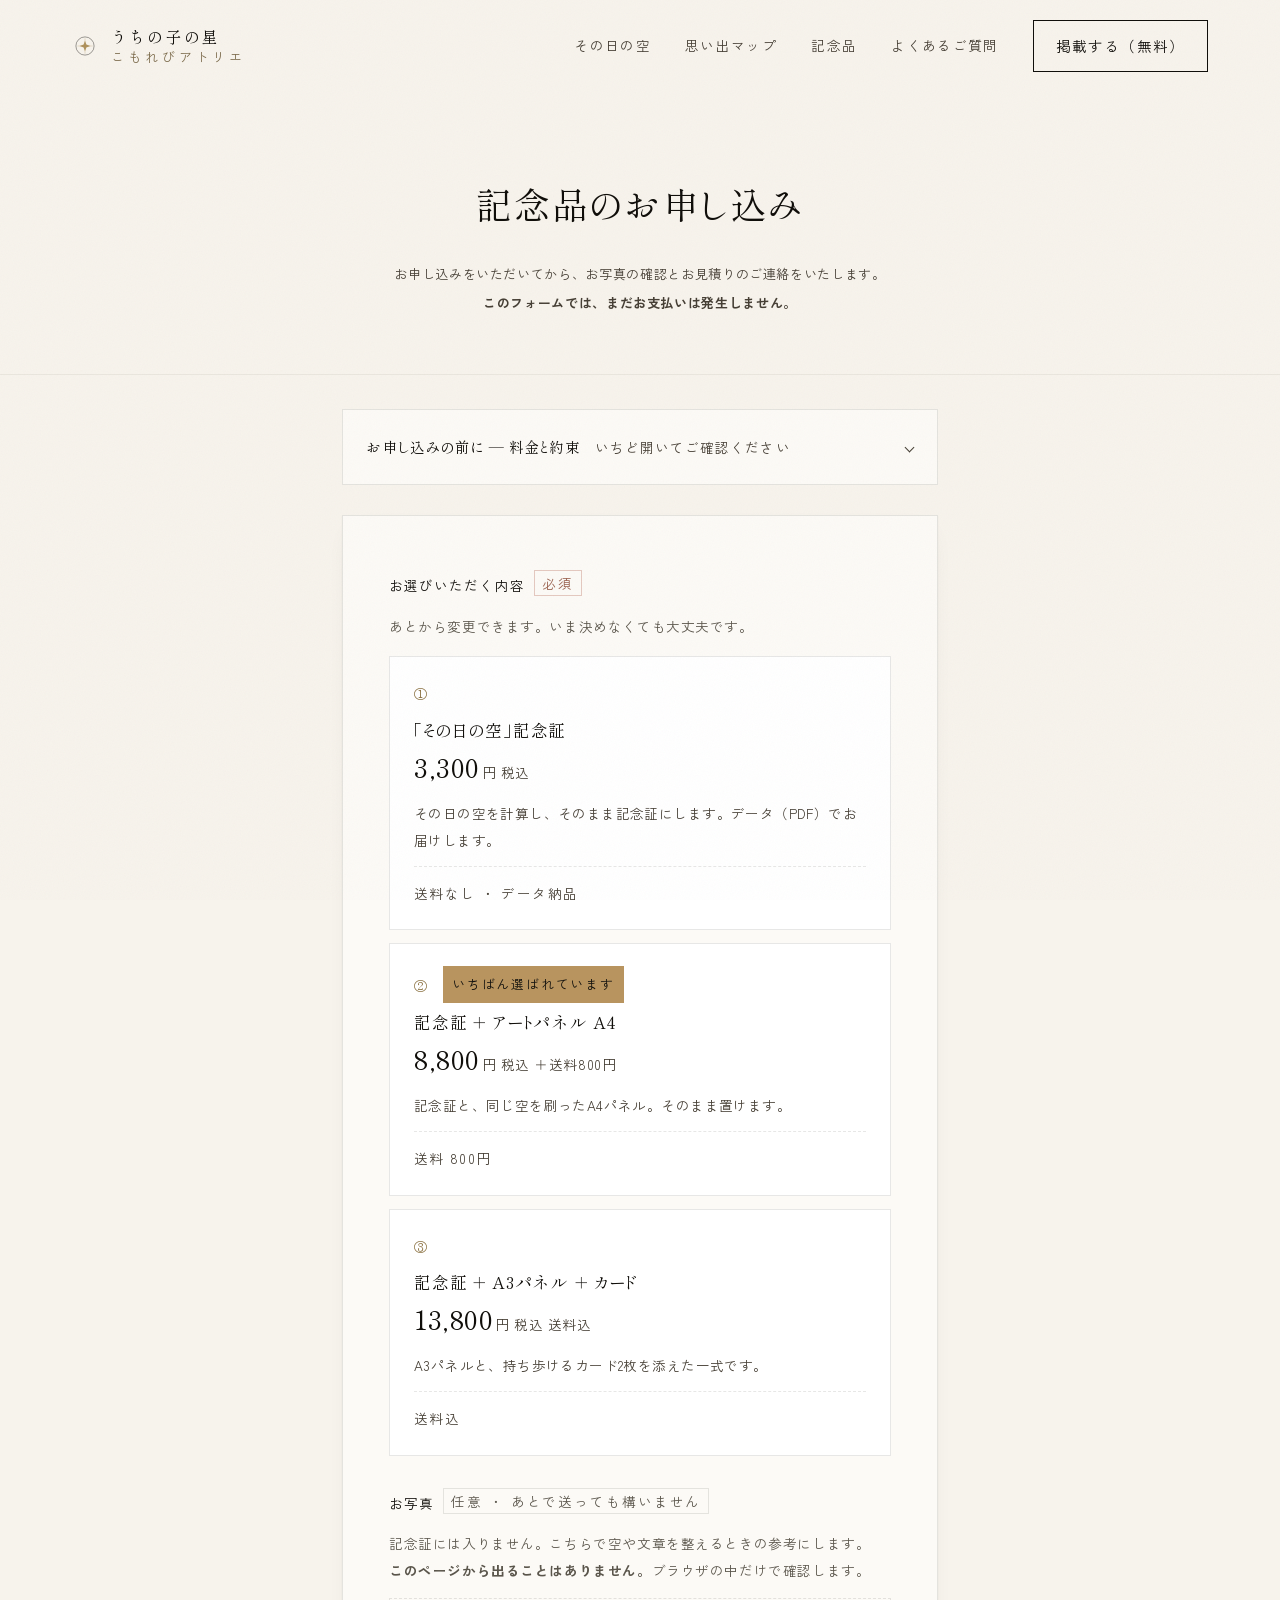
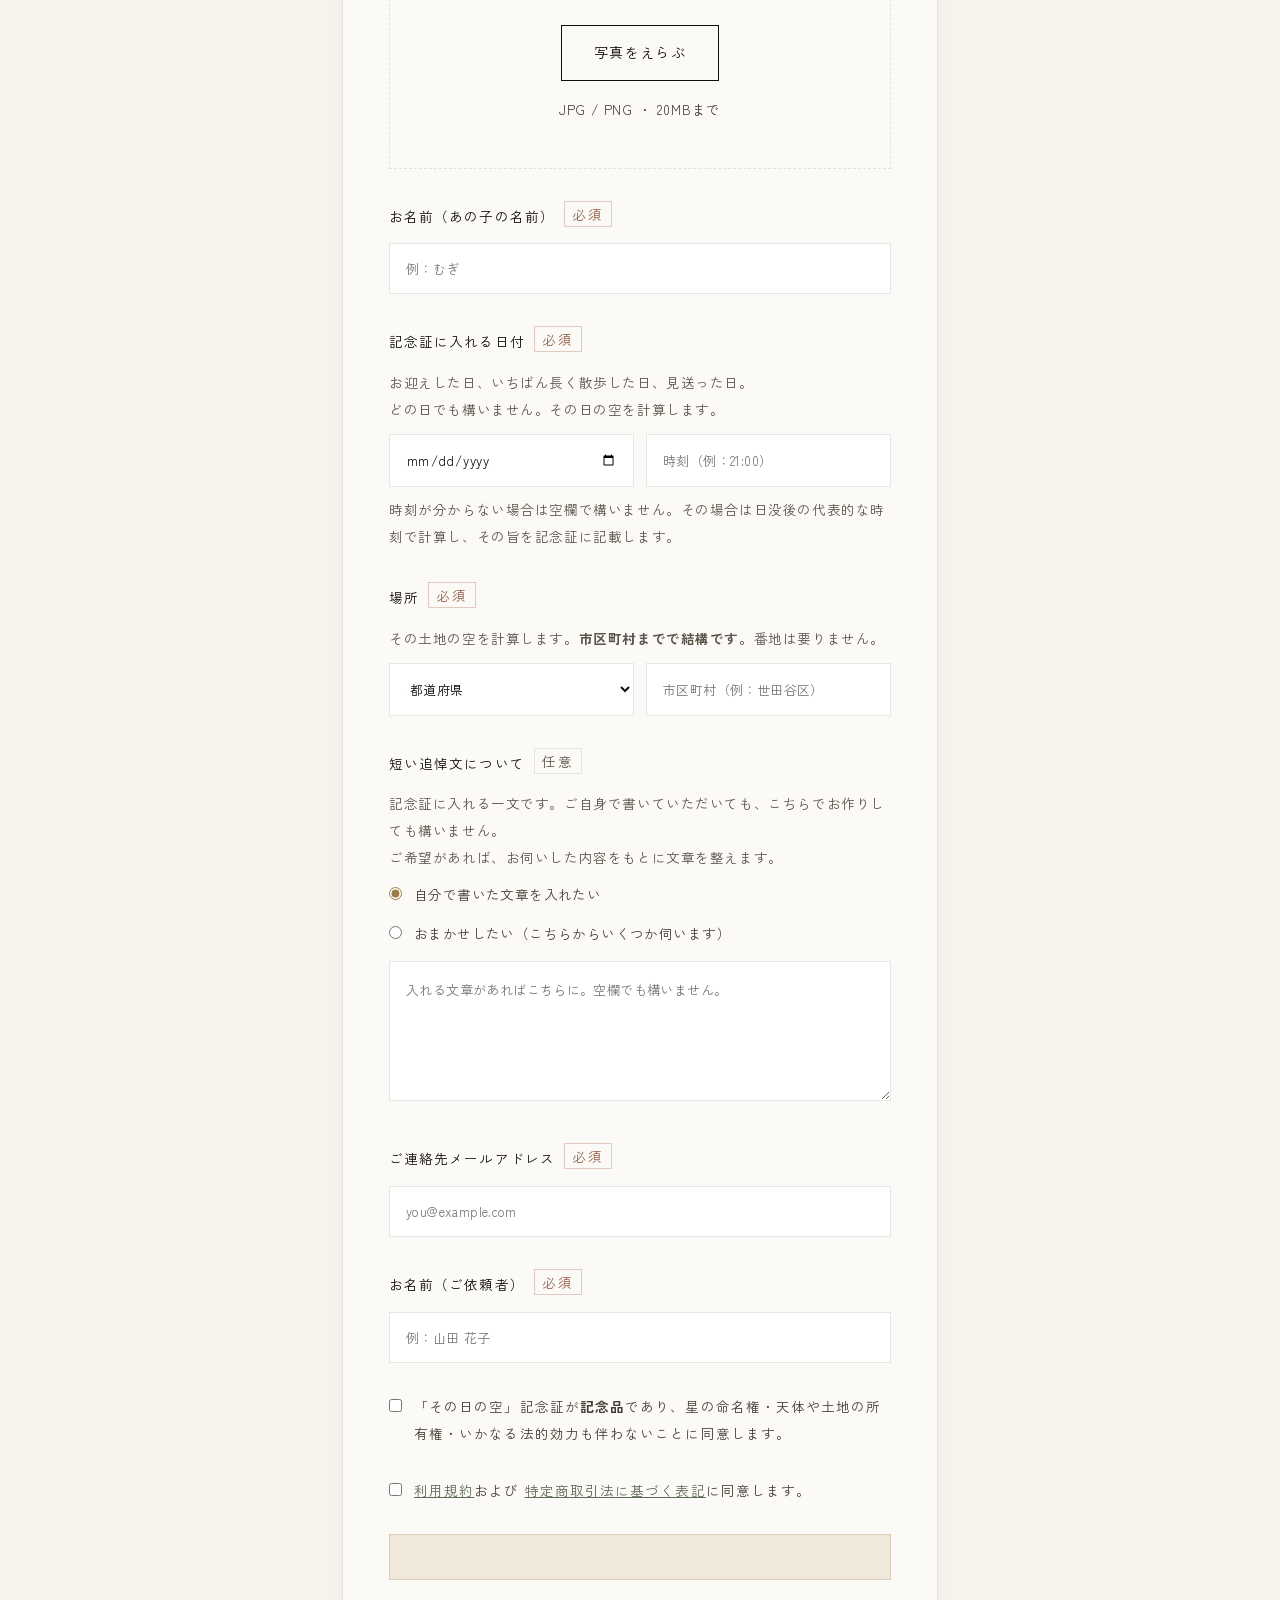
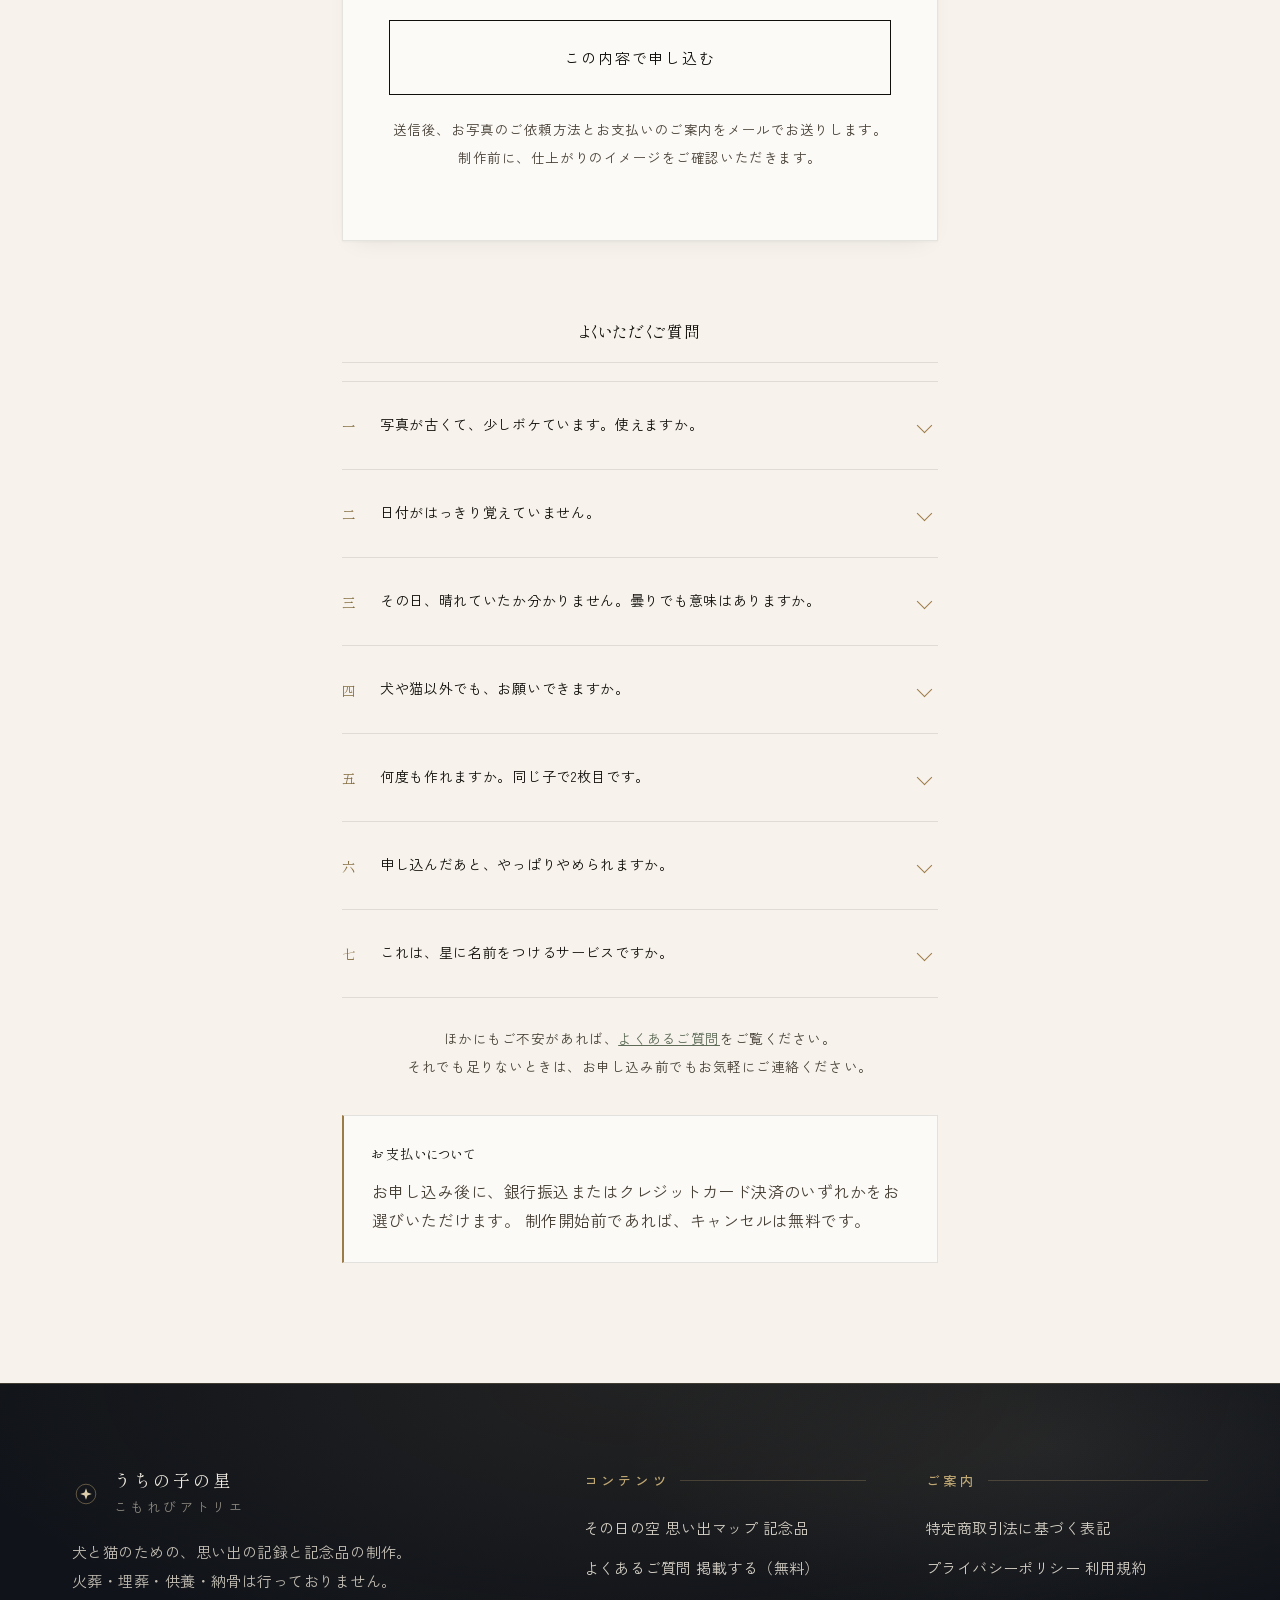
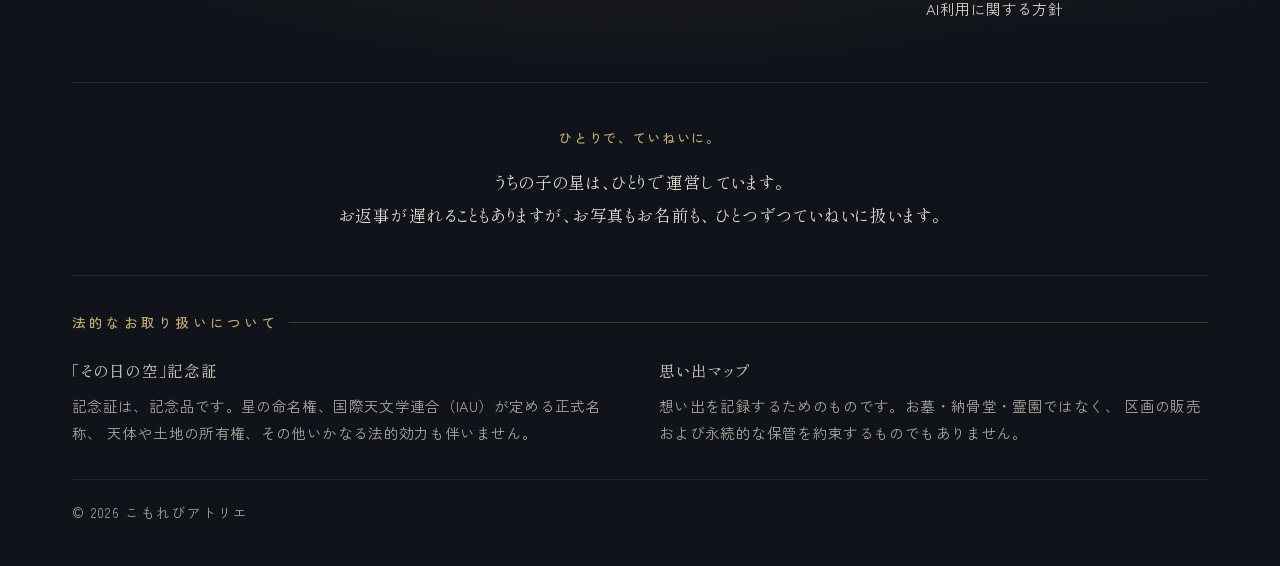
<file: order.html>
<!DOCTYPE html>
<html lang="ja">
<head>
<meta charset="UTF-8">
<meta name="viewport" content="width=device-width, initial-scale=1.0">
<title>記念品のお申し込み｜うちの子の星</title>
<meta name="description" content="「その日の空」記念証、アートパネル、プレミアムセットのお申し込みフォーム。">
<link rel="preconnect" href="https://fonts.googleapis.com">
<link rel="preconnect" href="https://fonts.gstatic.com" crossorigin>
<link rel="stylesheet" href="https://fonts.googleapis.com/css2?family=Shippori+Mincho:wght@400;500;600;700;800&family=Zen+Kaku+Gothic+New:wght@300;400;500;700&display=swap">
<link rel="stylesheet" href="style.css">
<script type="speculationrules">
{"prefetch":[{"source":"document","where":{"href_matches":"/*"},"eagerness":"moderate"}]}
</script>
</head>
<body data-page="order">

<header class="hdr" id="hdr">
  <div class="wrap hdr-in">
    <a class="mark" href="index.html" aria-label="うちの子の星 ホーム">
      <svg viewBox="0 0 32 32" fill="none" aria-hidden="true">
        <circle cx="16" cy="16" r="11.2" stroke="#14130F" stroke-width=".9" opacity=".55"/>
        <path d="M16 6.6v18.8M6.6 16h18.8" stroke="#A8894F" stroke-width=".7" opacity=".45"/>
        <path d="M16 9.4l1.7 4.9 4.9 1.7-4.9 1.7-1.7 4.9-1.7-4.9-4.9-1.7 4.9-1.7z"
              fill="#A8894F" opacity=".9"/>
      </svg>
      <span class="mark-tx">
        <span class="jp">うちの子の星</span>
        <span class="en">こもれびアトリエ</span>
      </span>
    </a>

    <nav class="nav" id="nav">
      <a href="index.html#sky">その日の空</a>
      <a href="map.html">思い出マップ</a>
      <a href="index.html#keepsakes">記念品</a>
      <a href="faq.html">よくあるご質問</a>
      <a class="nav-cta" href="memory.html">掲載する（無料）</a>
    </nav>

    <button class="burger" id="burger" aria-label="メニュー" aria-expanded="false">
      <i></i><i></i>
    </button>
  </div>
</header>


<div class="page-head">
  <div class="narrow">
    <h1>記念品のお申し込み</h1>
    <p>
      お申し込みをいただいてから、お写真の確認とお見積りのご連絡をいたします。<br>
      <strong>このフォームでは、まだお支払いは発生しません。</strong>
    </p>
  </div>
</div>

<div class="prose" style="padding-top:34px">
  <div class="tight">

    <!-- ============ 取引条件の要約 ============ -->
    <details class="cond" id="condBox">
      <summary>
        <span class="cond-t">お申し込みの前に — 料金と約束</span>
        <span class="cond-s">いちど開いてご確認ください</span>
      </summary>
      <div class="cond-b">
        <table class="cond-tbl">
          <tr><th>価格</th><td>
            記念証（PDF）3,300円 ・ ＋A4パネル 8,800円 ・ ＋A3パネルとカード 13,800円<br>
            木製フレームは ＋4,000円（②③のみ）<span class="cond-note">すべて税込</span>
          </td></tr>
          <tr><th>送料</th><td>全国一律 800円<span class="cond-note">③プレミアムセットは送料込</span></td></tr>
          <tr><th>お支払い</th><td>銀行振込、またはクレジットカード決済<span class="cond-note">振込手数料はご負担をお願いしています</span></td></tr>
          <tr><th>いつ届くか</th><td>
            記念証（PDF）：ご入金確認後、おおむね<b>3日以内</b><br>
            パネル等の印刷物：仕上がり確認後、おおむね<b>2週間以内</b>
          </td></tr>
          <tr><th>やめるとき</th><td>
            <b>制作開始前なら、無料でキャンセルできます。</b>全額をお返しします。<br>
            制作開始後のご都合による返品はお受けできません。
          </td></tr>
          <tr><th>不良・間違い</th><td>
            破損、汚れ、<b>記載内容の誤り</b>は、到着後7日以内にご連絡ください。無償で作り直します。
          </td></tr>
        </table>
        <p class="cond-fine">
          くわしい条件は
          <a href="tokushoho.html" target="_blank">特定商取引法に基づく表記</a>
          にすべて書いてあります。<br>
          このフォームを送った時点では、<b>まだお支払いは発生しません。</b>
          こちらから料金のご案内を差し上げ、それからお決めください。
        </p>
      </div>
    </details>

    <form id="orderForm" class="form-card" novalidate>
      <div class="form-msg" id="formMsg"></div>

      <!-- ============ 1. 中身を選ぶ ============ -->
      <div class="field">
        <label>お選びいただく内容<span class="req">必須</span></label>
        <div class="hint">あとから変更できます。いま決めなくても大丈夫です。</div>
        <div class="plan-pick">

          <label class="plan" data-plan="cert">
            <input type="radio" name="plan" value="cert">
            <span class="plan-bd">
              <span class="plan-no">①</span>
              <span class="plan-ttl">「その日の空」記念証</span>
              <span class="plan-pr"><b>3,300</b><small>円 税込</small></span>
              <span class="plan-dsc">
                その日の空を計算し、そのまま記念証にします。データ（PDF）でお届けします。
              </span>
              <span class="plan-sp">送料なし ・ データ納品</span>
            </span>
          </label>

          <label class="plan" data-plan="panel">
            <input type="radio" name="plan" value="panel">
            <span class="plan-bd">
              <span class="plan-no">②</span>
              <span class="plan-rec">いちばん選ばれています</span>
              <span class="plan-ttl">記念証 ＋ アートパネル A4</span>
              <span class="plan-pr"><b>8,800</b><small>円 税込 ＋送料800円</small></span>
              <span class="plan-dsc">
                記念証と、同じ空を刷ったA4パネル。そのまま置けます。
              </span>
              <span class="plan-sp">送料 800円</span>
            </span>
          </label>

          <label class="plan" data-plan="set">
            <input type="radio" name="plan" value="set">
            <span class="plan-bd">
              <span class="plan-no">③</span>
              <span class="plan-ttl">記念証 ＋ A3パネル ＋ カード</span>
              <span class="plan-pr"><b>13,800</b><small>円 税込 送料込</small></span>
              <span class="plan-dsc">
                A3パネルと、持ち歩けるカード2枚を添えた一式です。
              </span>
              <span class="plan-sp">送料込</span>
            </span>
          </label>

        </div>
      </div>

      <!-- ============ 2. フレーム ============ -->
      <div class="field" id="frameField" hidden>
        <label>フレーム<span class="opt">任意</span></label>
        <div class="hint">パネルと一緒にお届けします。後からでも追加できます。</div>
        <div class="radio-group">
          <label><input type="radio" name="frame" value="no" checked>
            <span>付けない</span></label>
          <label><input type="radio" name="frame" value="yes">
            <span>付ける<span class="rg-sub">＋4,000円</span></span></label>
        </div>
      </div>

      <!-- ============ 3. お写真 ============ -->
      <div class="field">
        <label>お写真<span class="opt">任意 ・ あとで送っても構いません</span></label>
        <div class="hint">
          記念証には入りません。こちらで空や文章を整えるときの参考にします。<br>
          <b>このページから出ることはありません。</b>ブラウザの中だけで確認します。
        </div>

        <div class="pd-box">
          <div class="pd-empty" id="pdEmpty">
            <button type="button" class="btn small" id="odPick">写真をえらぶ</button>
            <input type="file" id="odFile" accept="image/*" hidden>
            <p class="pd-note">JPG / PNG ・ 20MBまで</p>
          </div>
          <div class="pd-loading" id="pdLoading" hidden>読み込んでいます…</div>
          <div class="pd-preview" id="pdPreview" hidden>
            <img id="pdImg" alt="選んだ写真">
            <div class="pd-meta">
              <span id="pdSize"></span>
              <button type="button" class="pd-del" id="pdDel">取り消す</button>
            </div>
          </div>
        </div>
        <div class="form-msg" id="odMsg" style="margin-top:14px"></div>
      </div>

      <div class="field">
        <label>お名前（あの子の名前）<span class="req">必須</span></label>
        <input type="text" name="petName" maxlength="40" placeholder="例：むぎ" required>
      </div>

      <div class="field">
        <label>記念証に入れる日付<span class="req">必須</span></label>
        <div class="hint">
          お迎えした日、いちばん長く散歩した日、見送った日。<br>
          どの日でも構いません。その日の空を計算します。
        </div>
        <div class="pair">
          <input type="date" name="skyDate" required>
          <input type="text" name="skyTime" maxlength="10" placeholder="時刻（例：21:00）">
        </div>
        <div class="hint" style="margin-top:9px">
          時刻が分からない場合は空欄で構いません。その場合は日没後の代表的な時刻で計算し、その旨を記念証に記載します。
        </div>
      </div>

      <div class="field">
        <label>場所<span class="req">必須</span></label>
        <div class="hint">
          その土地の空を計算します。<b>市区町村までで結構です。</b>番地は要りません。
        </div>
        <div class="pair">
          <select name="pref" id="ordPref" required>
            <option value="">都道府県</option>
          </select>
          <input type="text" name="city" maxlength="40" placeholder="市区町村（例：世田谷区）">
        </div>
        <input type="hidden" name="place" id="ordPlace">
      </div>

      <div class="field">
        <label>短い追悼文について<span class="opt">任意</span></label>
        <div class="hint">
          記念証に入れる一文です。ご自身で書いていただいても、こちらでお作りしても構いません。<br>
          ご希望があれば、お伺いした内容をもとに文章を整えます。
        </div>
        <div class="radio-group">
          <label><input type="radio" name="textMode" value="self" checked> <span>自分で書いた文章を入れたい</span></label>
          <label><input type="radio" name="textMode" value="ask"> <span>おまかせしたい（こちらからいくつか伺います）</span></label>
        </div>
        <textarea name="message" maxlength="600" style="margin-top:14px"
          placeholder="入れる文章があればこちらに。空欄でも構いません。"></textarea>
      </div>

      <div class="field">
        <label>ご連絡先メールアドレス<span class="req">必須</span></label>
        <input type="email" name="email" maxlength="120" placeholder="you@example.com" required>
      </div>

      <div class="field">
        <label>お名前（ご依頼者）<span class="req">必須</span></label>
        <input type="text" name="customerName" maxlength="60" placeholder="例：山田 花子" required>
      </div>

      <div id="shipBlock" hidden>
        <div class="field">
          <label>お届け先の郵便番号<span class="req">必須</span></label>
          <input type="text" name="zip" maxlength="10" placeholder="例：154-0000"
            inputmode="numeric" autocomplete="postal-code">
        </div>

        <div class="field">
          <label>お届け先のご住所<span class="req">必須</span></label>
          <textarea name="address" maxlength="200" style="min-height:80px"
            placeholder="都道府県・市区町村・番地・建物名" autocomplete="street-address"></textarea>
        </div>
      </div>

      <div class="field hp" aria-hidden="true">
        <label>この欄は入力しないでください</label>
        <input type="text" name="website" tabindex="-1" autocomplete="off">
      </div>

      <div class="field check">
        <label>
          <input type="checkbox" name="agreeKeepsake" required>
          <span>
            「その日の空」記念証が<strong>記念品</strong>であり、星の命名権・天体や土地の所有権・いかなる法的効力も伴わないことに同意します。
          </span>
        </label>
      </div>

      <div class="field check">
        <label>
          <input type="checkbox" name="agreeTerms" required>
          <span>
            <a href="terms.html" target="_blank" style="text-decoration:underline;color:var(--green)">利用規約</a>および
            <a href="tokushoho.html" target="_blank" style="text-decoration:underline;color:var(--green)">特定商取引法に基づく表記</a>に同意します。
          </span>
        </label>
      </div>

      <div class="submit-row">
        <button type="submit" class="btn" id="submitBtn">この内容で申し込む</button>
        <p class="form-note">
          送信後、お写真のご依頼方法とお支払いのご案内をメールでお送りします。<br>
          制作前に、仕上がりのイメージをご確認いただきます。
        </p>
      </div>
    </form>

    <!-- ============ よくあるご質問 ============ -->
    <section class="ord-faq">
      <h2 class="h3c">よくいただくご質問</h2>

      <div class="faq">
        <details>
          <summary><span class="q">一</span><span>写真が古くて、少しボケています。使えますか。</span></summary>
          <div class="a">
            <p>使えることがほとんどです。記念証にはお写真を載せませんので、写りの悪さが仕上がりに影響することはありません。</p>
            <p>パネルやカードに仕立てる場合のみ、あとから「この写真では厳しい」とご相談することがあります。そのときは別のお写真をお願いするか、ご希望であればキャンセルもできます。</p>
          </div>
        </details>

        <details>
          <summary><span class="q">二</span><span>日付がはっきり覚えていません。</span></summary>
          <div class="a">
            <p>「たぶんこの季節」くらいで構いません。そのうえで、いちばん近い日を一緒に決めましょう。</p>
            <p>正確な日付が分からない場合も、記念証には「推定」であることを明記せず、ご指定いただいた日付で計算した値をそのまま記載します。日付だけを変えて作り直すこともできます。</p>
          </div>
        </details>

        <details>
          <summary><span class="q">三</span><span>その日、晴れていたか分かりません。曇りでも意味はありますか。</span></summary>
          <div class="a">
            <p>あります。記念証に書いているのは「実際に見えた空」ではなく、<b>その時刻に、その場所の上空にあった天体の位置</b>です。雲の上には、たしかにありました。</p>
            <p>ただし天候や光害、建物の影までは計算していません。その点は記念証にも明記しています。</p>
          </div>
        </details>

        <details>
          <summary><span class="q">四</span><span>犬や猫以外でも、お願いできますか。</span></summary>
          <div class="a">
            <p>はい。うさぎ、鳥、ハムスター、そして人（ご家族）についてもお作りしています。備考欄にその旨をお書きください。</p>
          </div>
        </details>

        <details>
          <summary><span class="q">五</span><span>何度も作れますか。同じ子で2枚目です。</span></summary>
          <div class="a">
            <p>はい。日付を変えて、何枚でもお作りします。2枚目以降も同一料金です。</p>
            <p>「お迎えした日」と「見送った日」の2枚を並べて飾られる方がいちばん多いです。</p>
          </div>
        </details>

        <details>
          <summary><span class="q">六</span><span>申し込んだあと、やっぱりやめられますか。</span></summary>
          <div class="a">
            <p>制作を始める前なら、無料でやめられます。お申し込みを送った時点では、まだお支払いは発生していません。</p>
            <p>料金のご案内メールが届いたあと、そこで「やめます」と一言いただければそれで終わりです。しつこくご連絡することはありません。</p>
          </div>
        </details>

        <details>
          <summary><span class="q">七</span><span>これは、星に名前をつけるサービスですか。</span></summary>
          <div class="a">
            <p>ちがいます。これは<b>記念品</b>です。星の命名権、国際天文学連合（IAU）が定める正式名称、天体や土地の所有権、いかなる法的効力も伴いません。</p>
            <p>そのかわり、書いてある数字はすべて計算した実測値です。「イメージ」ではありません。誰が計算しても同じ値になります。</p>
          </div>
        </details>
      </div>

      <p class="ord-faq-more">
        ほかにもご不安があれば、<a href="faq.html">よくあるご質問</a>をご覧ください。<br>
        それでも足りないときは、お申し込み前でもお気軽にご連絡ください。
      </p>
    </section>

    <div class="notice" style="margin-top:34px">
      <strong>お支払いについて</strong>
      お申し込み後に、銀行振込またはクレジットカード決済のいずれかをお選びいただけます。
      制作開始前であれば、キャンセルは無料です。
    </div>

  </div>
</div>

<footer class="ftr">
  <div class="wrap">
    <div class="ftr-top">

      <div class="ftr-brand">
        <div class="ftr-mark">
          <svg viewBox="0 0 32 32" fill="none" aria-hidden="true">
            <circle cx="16" cy="16" r="11.2" stroke="#C0A874" stroke-width=".8" opacity=".65"/>
            <path d="M16 9.4l1.7 4.9 4.9 1.7-4.9 1.7-1.7 4.9-1.7-4.9-4.9-1.7 4.9-1.7z"
                  fill="#E8D9B4" opacity=".95"/>
          </svg>
          <span>
            <span class="jp">うちの子の星</span>
            <span class="en">こもれびアトリエ</span>
          </span>
        </div>
        <p>犬と猫のための、思い出の記録と記念品の制作。<br>
        火葬・埋葬・供養・納骨は行っておりません。</p>
      </div>

      <nav class="ftr-ln" aria-label="コンテンツ">
        <h4>コンテンツ</h4>
        <a href="index.html#sky">その日の空</a>
        <a href="map.html">思い出マップ</a>
        <a href="index.html#keepsakes">記念品</a>
        <a href="faq.html">よくあるご質問</a>
        <a href="memory.html">掲載する（無料）</a>
      </nav>

      <nav class="ftr-ln" aria-label="ご案内">
        <h4>ご案内</h4>
        <a href="tokushoho.html">特定商取引法に基づく表記</a>
        <a href="privacy.html">プライバシーポリシー</a>
        <a href="terms.html">利用規約</a>
        <a href="ai-policy.html">AI利用に関する方針</a>
      </nav>

    </div>

    <div class="ftr-mid">
      <p class="ftr-voice">
        <span class="ftr-voice-lbl">ひとりで、ていねいに。</span>
        うちの子の星は、ひとりで運営しています。<br>
        お返事が遅れることもありますが、お写真もお名前も、<br class="sp-br">
        ひとつずつていねいに扱います。
      </p>
    </div>

    <div class="ftr-disc">
      <h4 class="ftr-disc-h">法的なお取り扱いについて</h4>
      <div class="ftr-disc-grid">
        <div>
          <b>「その日の空」記念証</b>
          記念証は、記念品です。星の命名権、国際天文学連合（IAU）が定める正式名称、
          天体や土地の所有権、その他いかなる法的効力も伴いません。
        </div>
        <div>
          <b>思い出マップ</b>
          想い出を記録するためのものです。お墓・納骨堂・霊園ではなく、
          区画の販売および永続的な保管を約束するものでもありません。
        </div>
      </div>
      <div class="ftr-cr">&copy; <span data-year>2026</span> こもれびアトリエ</div>
    </div>
  </div>
</footer>


<script src="config.js"></script>
<script src="mapdata.js"></script>
<script src="photo.js"></script>
<script src="form.js"></script>
<script src="main.js"></script>
<script>
(function(){
  var form = document.getElementById('orderForm');
  var msg  = document.getElementById('formMsg');
  var btn  = document.getElementById('submitBtn');

  var PLANS = {
    cert:  { label: '「その日の空」記念証', price: 3300,  ship: 0 },
    panel: { label: '記念証 ＋ アートパネル A4', price: 8800,  ship: 800 },
    set:   { label: '記念証 ＋ A3パネル ＋ カード', price: 13800, ship: 0 }
  };
  var FRAME = 4000;

  /* ---------- 都道府県を埋める ---------- */
  var prefSel = document.getElementById('ordPref');
  (window.PREFECTURES || []).forEach(function (p) {
    var o = document.createElement('option');
    o.value = p.name; o.textContent = p.name;
    prefSel.appendChild(o);
  });

  /* ---------- プラン選択で出し分け ---------- */
  var frameField = document.getElementById('frameField');
  var shipBlock  = document.getElementById('shipBlock');
  var ordPlace   = document.getElementById('ordPlace');

  function syncPlan(){
    var p = form.querySelector('input[name=plan]:checked');
    form.querySelectorAll('.plan').forEach(function (el) {
      el.classList.toggle('on', !!p && el.dataset.plan === p.value);
    });
    var needsShip = !!p && p.value !== 'cert';
    frameField.hidden = !p || p.value === 'cert';
    shipBlock.hidden  = !needsShip;
    ordPlace.value =
      (prefSel.value || '') + (form.city.value ? ' ' + form.city.value : '');
  }
  form.querySelectorAll('input[name=plan]').forEach(function (i) {
    i.addEventListener('change', function () { syncPlan(); calc(); });
  });
  prefSel.addEventListener('change', syncPlan);
  form.city.addEventListener('input', syncPlan);

  /* ?plan= で飛んできたとき */
  var q = new URLSearchParams(location.search).get('plan');
  if (q) {
    var r = form.querySelector('input[name=plan][value="' + q + '"]');
    if (r) r.checked = true;
  }

  var out = document.createElement('div');
  out.className = 'total-line';
  form.querySelector('.submit-row').before(out);

  function calc(){
    var p = form.querySelector('input[name=plan]:checked');
    if (!p) { out.innerHTML = ''; return; }
    var plan = PLANS[p.value];
    var frame = form.querySelector('input[name=frame]:checked').value === 'yes' ? FRAME : 0;
    var sum = plan.price + frame + plan.ship;
    out.innerHTML =
      '<span class="tl-l">お支払い予定額（目安）</span>' +
      '<span class="tl-v">' + sum.toLocaleString() + '<small>円（税込）</small></span>' +
      '<span class="tl-n">' + plan.label +
      (frame ? ' ＋ フレーム' : '') +
      (plan.ship ? ' ＋ 送料' + plan.ship + '円' : ' ＋ 送料込') + '</span>';
  }
  form.querySelectorAll('input[name=frame]').forEach(function(i){
    i.addEventListener('change', calc);
  });
  syncPlan();
  calc();

  /* ---------- 写真（この端末から出ません） ---------- */
  var odFile = document.getElementById('odFile');
  var odPick = document.getElementById('odPick');
  var pdEmpty = document.getElementById('pdEmpty');
  var pdLoading = document.getElementById('pdLoading');
  var pdPreview = document.getElementById('pdPreview');
  var pdImg = document.getElementById('pdImg');
  var pdSize = document.getElementById('pdSize');
  var pdDel = document.getElementById('pdDel');
  var odMsg = document.getElementById('odMsg');
  var state = { fp: null };

  function odErr(t){
    odMsg.className = 'form-msg err';
    odMsg.textContent = t;
  }
  function odClear(){ odMsg.className = 'form-msg'; odMsg.textContent = ''; }

  odPick.addEventListener('click', function(){ odFile.click(); });
  odFile.addEventListener('change', async function(){
    var f = odFile.files && odFile.files[0];
    if (!f) return;
    odClear();
    pdEmpty.hidden = true; pdLoading.hidden = false; pdPreview.hidden = true;
    try{
      var fp = await window.PHOTO.analyze(f);
      state.fp = fp;
      pdImg.src = fp.dataUrl;
      pdSize.textContent = Math.round(fp.size/1024) + ' KB ・ ' + fp.width + '×' + fp.height;
      pdLoading.hidden = true; pdPreview.hidden = false;
    }catch(e){
      state.fp = null;
      pdLoading.hidden = true; pdEmpty.hidden = false;
      odErr(e.message || '写真を読み込めませんでした。');
    }
    odFile.value = '';
  });
  pdDel.addEventListener('click', function(){
    state.fp = null; pdImg.removeAttribute('src');
    pdPreview.hidden = true; pdEmpty.hidden = false; odClear();
  });

  function err(t){
    msg.className = 'form-msg err';
    msg.textContent = t;
    msg.scrollIntoView({behavior:'smooth', block:'center'});
  }

  form.addEventListener('submit', function(e){
    e.preventDefault();
    if (form.website && form.website.value) return;

    var plan = form.querySelector('input[name=plan]:checked');
    if (!plan) return err('お選びいただく内容を選択してください。');

    var petName = form.petName.value.trim();
    var email   = form.email.value.trim();
    var customerName = form.customerName.value.trim();
    var skyDate = form.skyDate.value;
    var place   = form.pref.value;

    if (!petName) return err('お名前を入力してください。');
    if (!skyDate) return err('記念証に入れる日付を選択してください。');
    if (!place)   return err('都道府県を選択してください。');
    if (!/^[^\s@]+@[^\s@]+\.[^\s@]+$/.test(email))
      return err('メールアドレスの形式をご確認ください。');
    if (!customerName) return err('ご依頼者のお名前を入力してください。');

    var needsShip = plan.value !== 'cert';
    if (needsShip && !form.zip.value.trim())
      return err('お届け先の郵便番号を入力してください。');
    if (needsShip && !form.address.value.trim())
      return err('お届け先のご住所を入力してください。');
    if (!form.agreeKeepsake.checked) return err('記念品の内容へのご同意をお願いします。');
    if (!form.agreeTerms.checked)    return err('利用規約へのご同意をお願いします。');

    var frameOn = form.querySelector('input[name=frame]:checked').value === 'yes';

    window.sendForm({
      type: 'keepsake_order',
      subject: '【記念品】' + petName + ' さま / ' + PLANS[plan.value].label,
      plan: PLANS[plan.value].label,
      frame: frameOn ? 'あり（+4,000円）' : 'なし',
      petName: petName,
      skyDate: skyDate,
      skyTime: form.skyTime.value.trim() || '指定なし（日没後で算出）',
      place: place + (form.city.value.trim() ? ' ' + form.city.value.trim() : ''),
      photo: state.fp ? ('あり（' + state.fp.name + ' / ' + state.fp.width + '×' + state.fp.height + '）') : 'なし（後日送付）',
      photoSha256: state.fp ? state.fp.sha256 : '',
      textMode: form.querySelector('input[name=textMode]:checked').value === 'ask'
        ? 'おまかせ' : '本人記入',
      message: form.message.value.trim(),
      email: email,
      customerName: customerName,
      zip: form.zip.value.trim(),
      address: form.address.value.trim(),
      website: form.website.value,
      url: location.href
    }, msg, btn,
      'お申し込みを受け付けました。<br>' +
      '<span style="font-size:13px;opacity:.85">お写真のご依頼方法とお支払いのご案内をお送りします。' +
      'この時点では、まだお支払いは発生していません。</span>'
    ).then(function(ok){
      if (ok){
        form.reset();
        state.fp = null;
        pdPreview.hidden = true; pdEmpty.hidden = false;
        syncPlan(); calc();
      }
    });
  });
})();
</script>
</body>
</html>
</file>
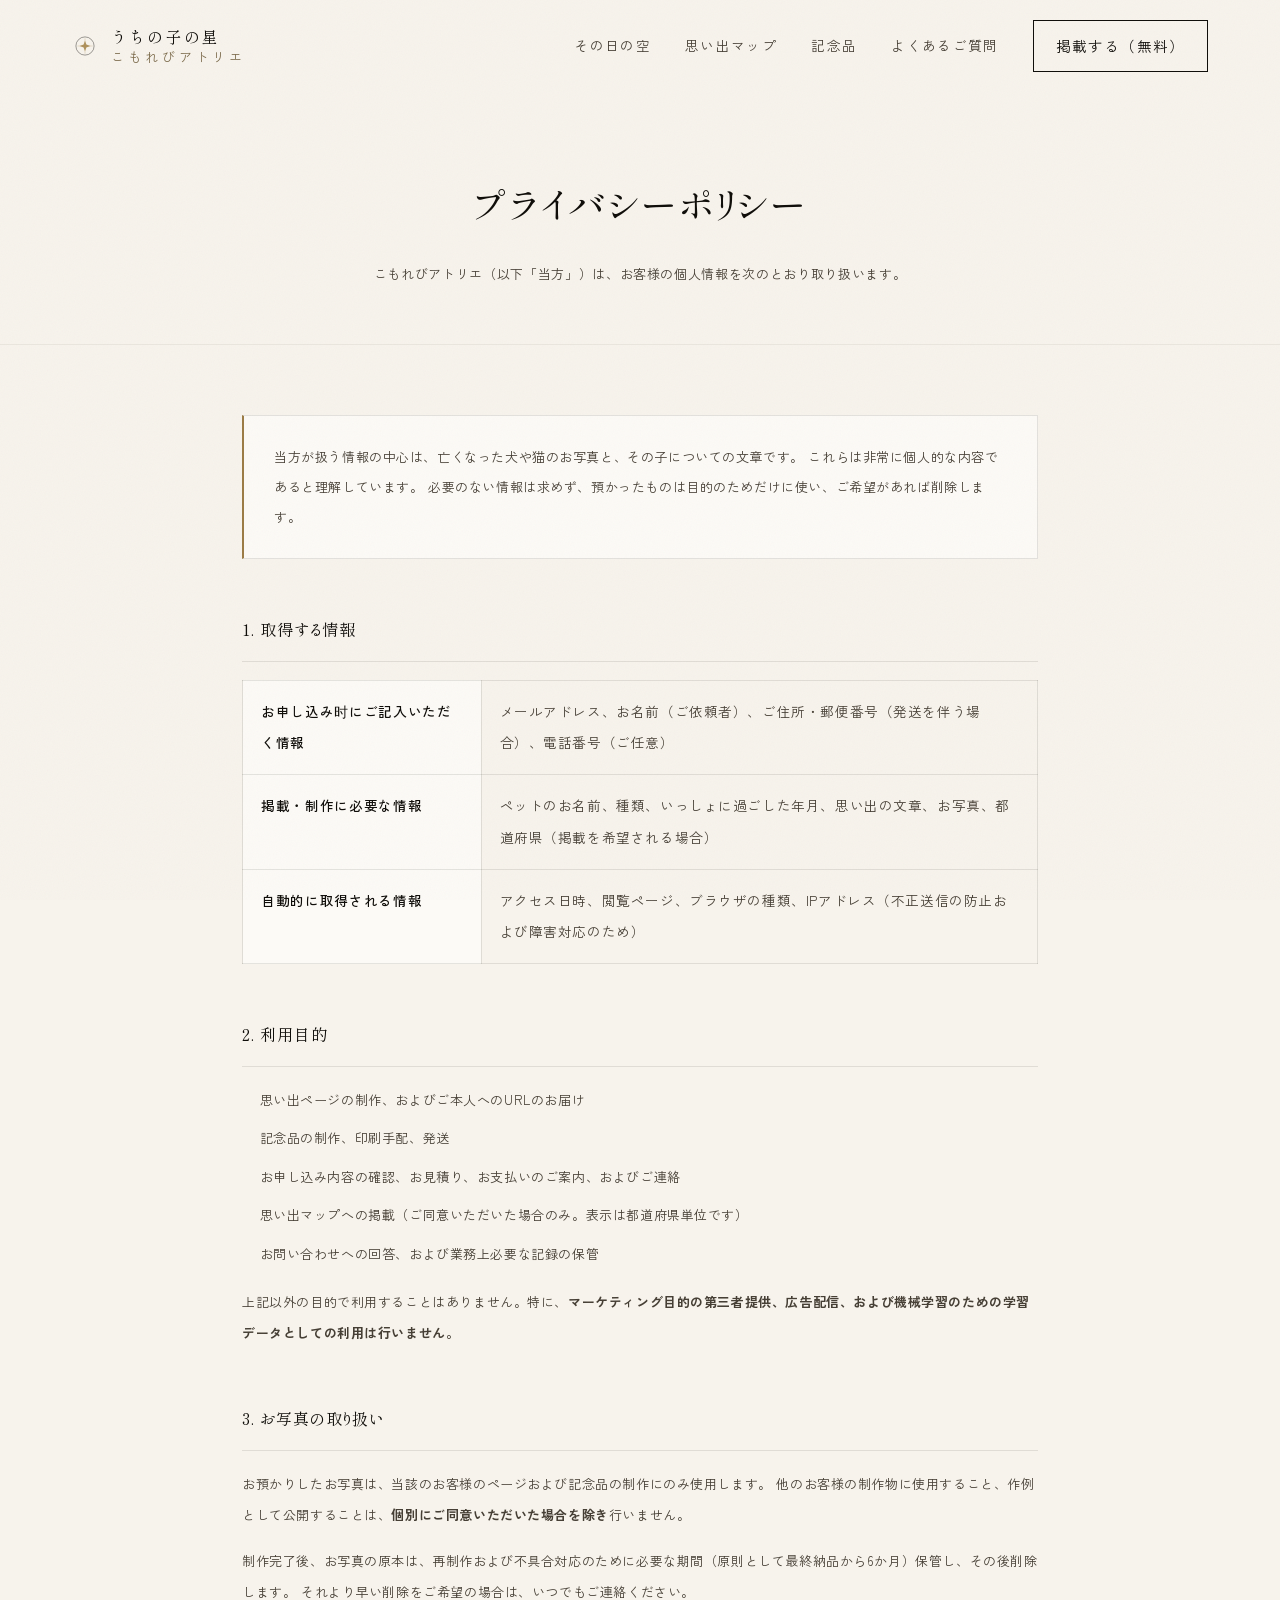
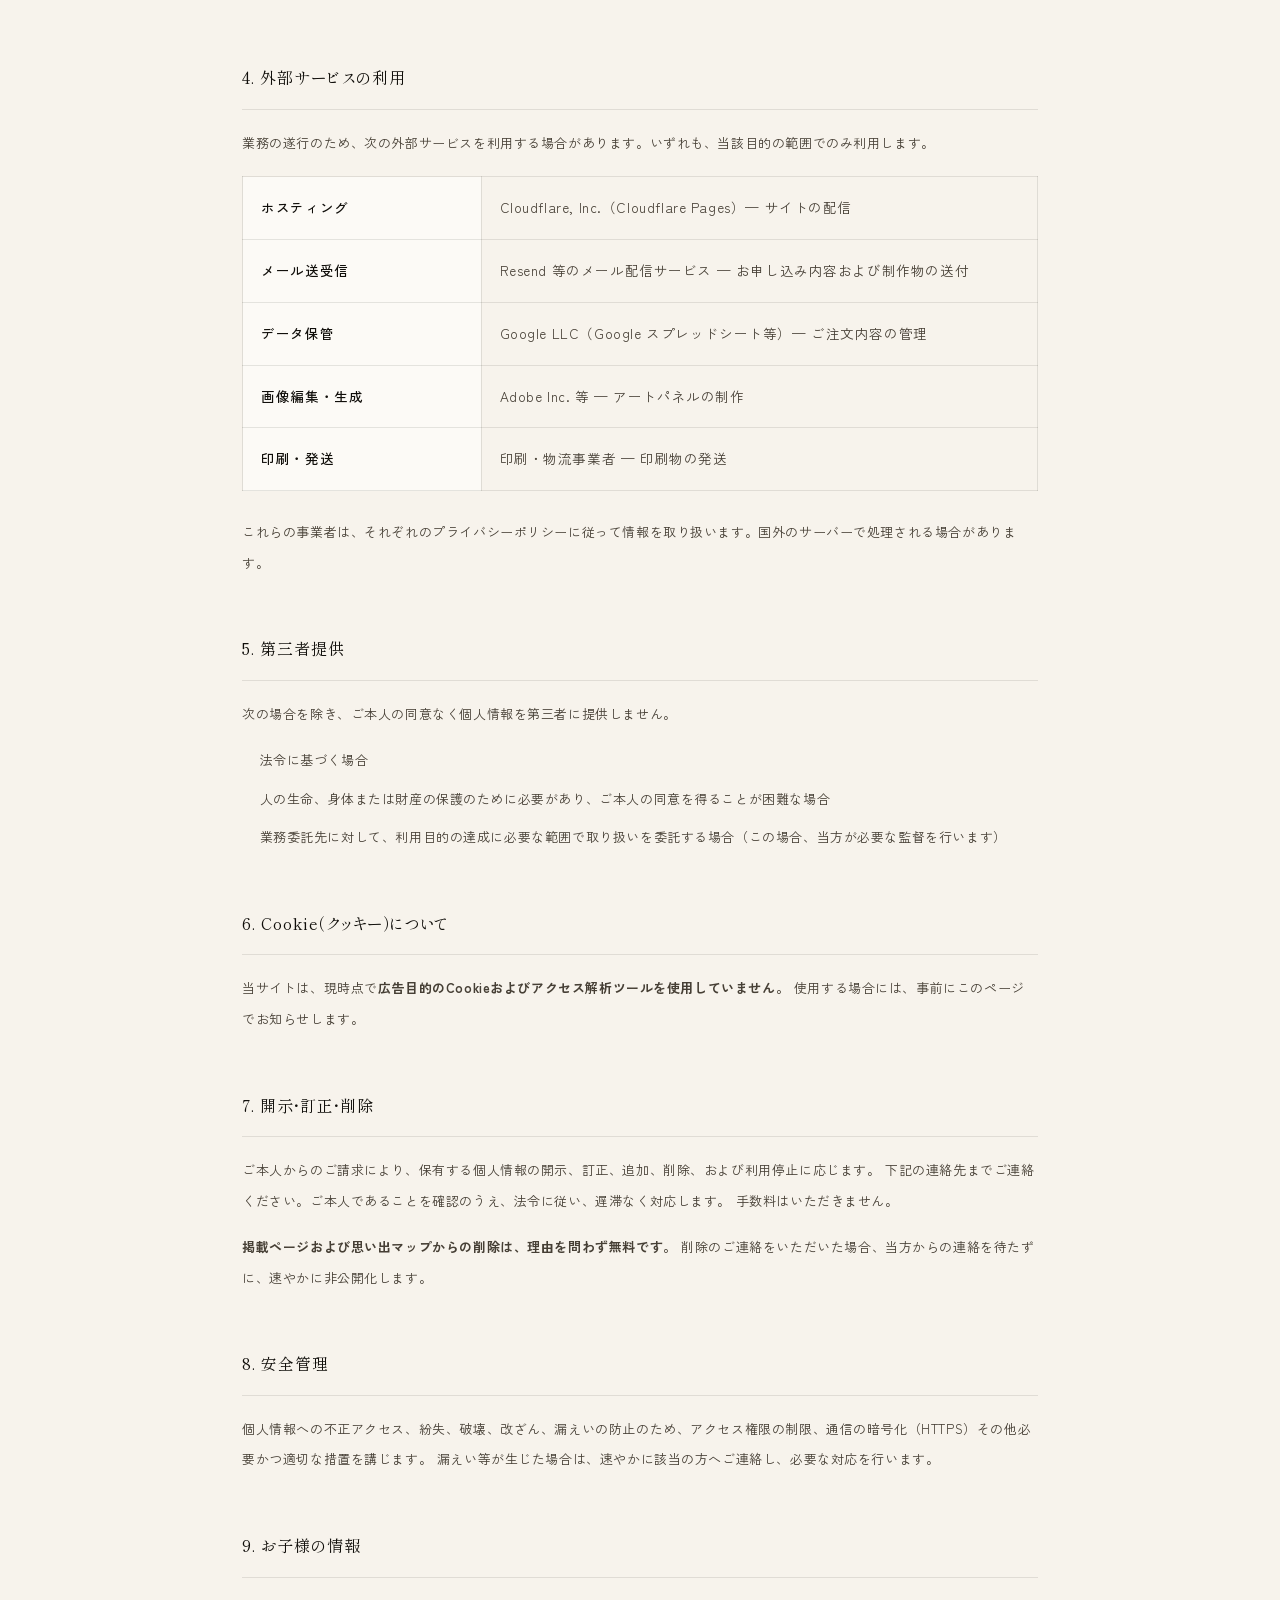
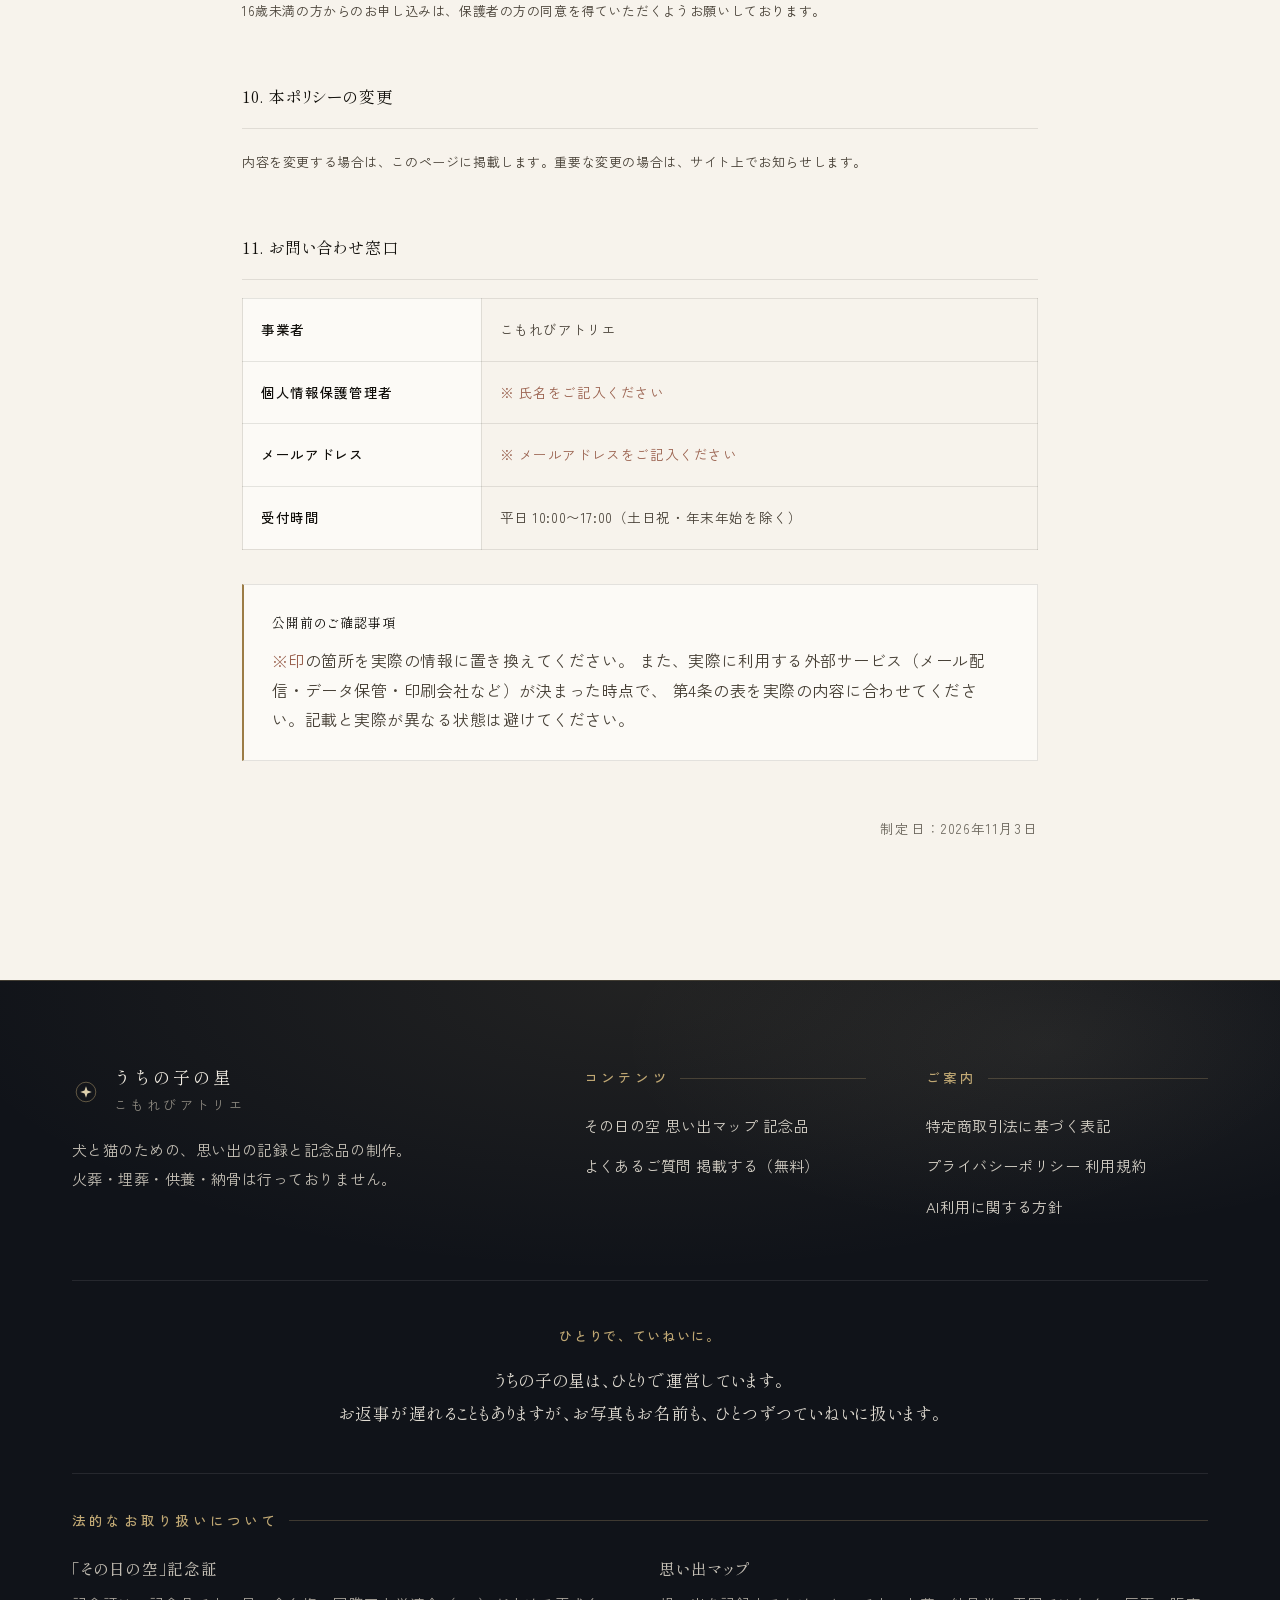
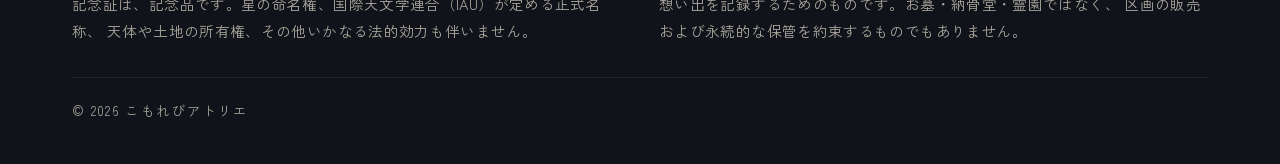
<file: privacy.html>
<!DOCTYPE html>
<html lang="ja">
<head>
<meta charset="UTF-8">
<meta name="viewport" content="width=device-width, initial-scale=1.0">
<title>プライバシーポリシー｜うちの子の星</title>
<link rel="preconnect" href="https://fonts.googleapis.com">
<link rel="preconnect" href="https://fonts.gstatic.com" crossorigin>
<link rel="stylesheet" href="https://fonts.googleapis.com/css2?family=Shippori+Mincho:wght@400;500;600;700;800&family=Zen+Kaku+Gothic+New:wght@300;400;500;700&display=swap">
<link rel="stylesheet" href="style.css">
<script type="speculationrules">
{"prefetch":[{"source":"document","where":{"href_matches":"/*"},"eagerness":"moderate"}]}
</script>
</head>
<body data-page="legal">

<header class="hdr" id="hdr">
  <div class="wrap hdr-in">
    <a class="mark" href="index.html" aria-label="うちの子の星 ホーム">
      <svg viewBox="0 0 32 32" fill="none" aria-hidden="true">
        <circle cx="16" cy="16" r="11.2" stroke="#14130F" stroke-width=".9" opacity=".55"/>
        <path d="M16 6.6v18.8M6.6 16h18.8" stroke="#A8894F" stroke-width=".7" opacity=".45"/>
        <path d="M16 9.4l1.7 4.9 4.9 1.7-4.9 1.7-1.7 4.9-1.7-4.9-4.9-1.7 4.9-1.7z"
              fill="#A8894F" opacity=".9"/>
      </svg>
      <span class="mark-tx">
        <span class="jp">うちの子の星</span>
        <span class="en">こもれびアトリエ</span>
      </span>
    </a>

    <nav class="nav" id="nav">
      <a href="index.html#sky">その日の空</a>
      <a href="map.html">思い出マップ</a>
      <a href="index.html#keepsakes">記念品</a>
      <a href="faq.html">よくあるご質問</a>
      <a class="nav-cta" href="memory.html">掲載する（無料）</a>
    </nav>

    <button class="burger" id="burger" aria-label="メニュー" aria-expanded="false">
      <i></i><i></i>
    </button>
  </div>
</header>


<div class="page-head">
  <div class="narrow">
    <h1>プライバシーポリシー</h1>
    <p>こもれびアトリエ（以下「当方」）は、お客様の個人情報を次のとおり取り扱います。</p>
  </div>
</div>

<div class="prose">
  <div class="narrow">

    <p class="lead-box">
      当方が扱う情報の中心は、亡くなった犬や猫のお写真と、その子についての文章です。
      これらは非常に個人的な内容であると理解しています。
      必要のない情報は求めず、預かったものは目的のためだけに使い、ご希望があれば削除します。
    </p>

    <h2>1. 取得する情報</h2>
    <table>
      <tr><th>お申し込み时にご記入いただく情報</th><td>メールアドレス、お名前（ご依頼者）、ご住所・郵便番号（発送を伴う場合）、電話番号（ご任意）</td></tr>
      <tr><th>掲載・制作に必要な情報</th><td>ペットのお名前、種類、いっしょに過ごした年月、思い出の文章、お写真、都道府県（掲載を希望される場合）</td></tr>
      <tr><th>自動的に取得される情報</th><td>アクセス日時、閲覧ページ、ブラウザの種類、IPアドレス（不正送信の防止および障害対応のため）</td></tr>
    </table>

    <h2>2. 利用目的</h2>
    <ul>
      <li>思い出ページの制作、およびご本人へのURLのお届け</li>
      <li>記念品の制作、印刷手配、発送</li>
      <li>お申し込み内容の確認、お見積り、お支払いのご案内、およびご連絡</li>
      <li>思い出マップへの掲載（ご同意いただいた場合のみ。表示は都道府県単位です）</li>
      <li>お問い合わせへの回答、および業務上必要な記録の保管</li>
    </ul>
    <p>上記以外の目的で利用することはありません。特に、<strong>マーケティング目的の第三者提供、広告配信、および機械学習のための学習データとしての利用は行いません。</strong></p>

    <h2>3. お写真の取り扱い</h2>
    <p>
      お預かりしたお写真は、当該のお客様のページおよび記念品の制作にのみ使用します。
      他のお客様の制作物に使用すること、作例として公開することは、<strong>個別にご同意いただいた場合を除き</strong>行いません。
    </p>
    <p>
      制作完了後、お写真の原本は、再制作および不具合対応のために必要な期間（原則として最終納品から6か月）保管し、その後削除します。
      それより早い削除をご希望の場合は、いつでもご連絡ください。
    </p>

    <h2>4. 外部サービスの利用</h2>
    <p>業務の遂行のため、次の外部サービスを利用する場合があります。いずれも、当該目的の範囲でのみ利用します。</p>
    <table>
      <tr><th>ホスティング</th><td>Cloudflare, Inc.（Cloudflare Pages）— サイトの配信</td></tr>
      <tr><th>メール送受信</th><td>Resend 等のメール配信サービス — お申し込み内容および制作物の送付</td></tr>
      <tr><th>データ保管</th><td>Google LLC（Google スプレッドシート等）— ご注文内容の管理</td></tr>
      <tr><th>画像編集・生成</th><td>Adobe Inc. 等 — アートパネルの制作</td></tr>
      <tr><th>印刷・発送</th><td>印刷・物流事業者 — 印刷物の発送</td></tr>
    </table>
    <p>これらの事業者は、それぞれのプライバシーポリシーに従って情報を取り扱います。国外のサーバーで処理される場合があります。</p>

    <h2>5. 第三者提供</h2>
    <p>次の場合を除き、ご本人の同意なく個人情報を第三者に提供しません。</p>
    <ul>
      <li>法令に基づく場合</li>
      <li>人の生命、身体または財産の保護のために必要があり、ご本人の同意を得ることが困難な場合</li>
      <li>業務委託先に対して、利用目的の達成に必要な範囲で取り扱いを委託する場合（この場合、当方が必要な監督を行います）</li>
    </ul>

    <h2>6. Cookie（クッキー）について</h2>
    <p>
      当サイトは、現時点で<strong>広告目的のCookieおよびアクセス解析ツールを使用していません。</strong>
      使用する場合には、事前にこのページでお知らせします。
    </p>

    <h2>7. 開示・訂正・削除</h2>
    <p>
      ご本人からのご請求により、保有する個人情報の開示、訂正、追加、削除、および利用停止に応じます。
      下記の連絡先までご連絡ください。ご本人であることを確認のうえ、法令に従い、遅滞なく対応します。
      手数料はいただきません。
    </p>
    <p>
      <strong>掲載ページおよび思い出マップからの削除は、理由を問わず無料です。</strong>
      削除のご連絡をいただいた場合、当方からの連絡を待たずに、速やかに非公開化します。
    </p>

    <h2>8. 安全管理</h2>
    <p>
      個人情報への不正アクセス、紛失、破壊、改ざん、漏えいの防止のため、アクセス権限の制限、通信の暗号化（HTTPS）その他必要かつ適切な措置を講じます。
      漏えい等が生じた場合は、速やかに該当の方へご連絡し、必要な対応を行います。
    </p>

    <h2>9. お子様の情報</h2>
    <p>16歳未満の方からのお申し込みは、保護者の方の同意を得ていただくようお願いしております。</p>

    <h2>10. 本ポリシーの変更</h2>
    <p>内容を変更する場合は、このページに掲載します。重要な変更の場合は、サイト上でお知らせします。</p>

    <h2>11. お問い合わせ窓口</h2>
    <table>
      <tr><th>事業者</th><td>こもれびアトリエ</td></tr>
      <tr><th>個人情報保護管理者</th><td><span style="color:#99604D">※ 氏名をご記入ください</span></td></tr>
      <tr><th>メールアドレス</th><td><span style="color:#99604D">※ メールアドレスをご記入ください</span></td></tr>
      <tr><th>受付時間</th><td>平日 10:00〜17:00（土日祝・年末年始を除く）</td></tr>
    </table>

    <div class="notice" style="margin-top:34px">
      <strong>公開前のご確認事項</strong>
      <span style="color:#99604D">※印</span>の箇所を実際の情報に置き換えてください。
      また、実際に利用する外部サービス（メール配信・データ保管・印刷会社など）が決まった時点で、
      第4条の表を実際の内容に合わせてください。記載と実際が異なる状態は避けてください。
    </div>

    <p class="updated">制定日：2026年11月3日</p>

  </div>
</div>

<footer class="ftr">
  <div class="wrap">
    <div class="ftr-top">

      <div class="ftr-brand">
        <div class="ftr-mark">
          <svg viewBox="0 0 32 32" fill="none" aria-hidden="true">
            <circle cx="16" cy="16" r="11.2" stroke="#C0A874" stroke-width=".8" opacity=".65"/>
            <path d="M16 9.4l1.7 4.9 4.9 1.7-4.9 1.7-1.7 4.9-1.7-4.9-4.9-1.7 4.9-1.7z"
                  fill="#E8D9B4" opacity=".95"/>
          </svg>
          <span>
            <span class="jp">うちの子の星</span>
            <span class="en">こもれびアトリエ</span>
          </span>
        </div>
        <p>犬と猫のための、思い出の記録と記念品の制作。<br>
        火葬・埋葬・供養・納骨は行っておりません。</p>
      </div>

      <nav class="ftr-ln" aria-label="コンテンツ">
        <h4>コンテンツ</h4>
        <a href="index.html#sky">その日の空</a>
        <a href="map.html">思い出マップ</a>
        <a href="index.html#keepsakes">記念品</a>
        <a href="faq.html">よくあるご質問</a>
        <a href="memory.html">掲載する（無料）</a>
      </nav>

      <nav class="ftr-ln" aria-label="ご案内">
        <h4>ご案内</h4>
        <a href="tokushoho.html">特定商取引法に基づく表記</a>
        <a href="privacy.html">プライバシーポリシー</a>
        <a href="terms.html">利用規約</a>
        <a href="ai-policy.html">AI利用に関する方針</a>
      </nav>

    </div>

    <div class="ftr-mid">
      <p class="ftr-voice">
        <span class="ftr-voice-lbl">ひとりで、ていねいに。</span>
        うちの子の星は、ひとりで運営しています。<br>
        お返事が遅れることもありますが、お写真もお名前も、<br class="sp-br">
        ひとつずつていねいに扱います。
      </p>
    </div>

    <div class="ftr-disc">
      <h4 class="ftr-disc-h">法的なお取り扱いについて</h4>
      <div class="ftr-disc-grid">
        <div>
          <b>「その日の空」記念証</b>
          記念証は、記念品です。星の命名権、国際天文学連合（IAU）が定める正式名称、
          天体や土地の所有権、その他いかなる法的効力も伴いません。
        </div>
        <div>
          <b>思い出マップ</b>
          想い出を記録するためのものです。お墓・納骨堂・霊園ではなく、
          区画の販売および永続的な保管を約束するものでもありません。
        </div>
      </div>
      <div class="ftr-cr">&copy; <span data-year>2026</span> こもれびアトリエ</div>
    </div>
  </div>
</footer>


<script src="config.js"></script>
<script src="main.js"></script>
</body>
</html>
</file>
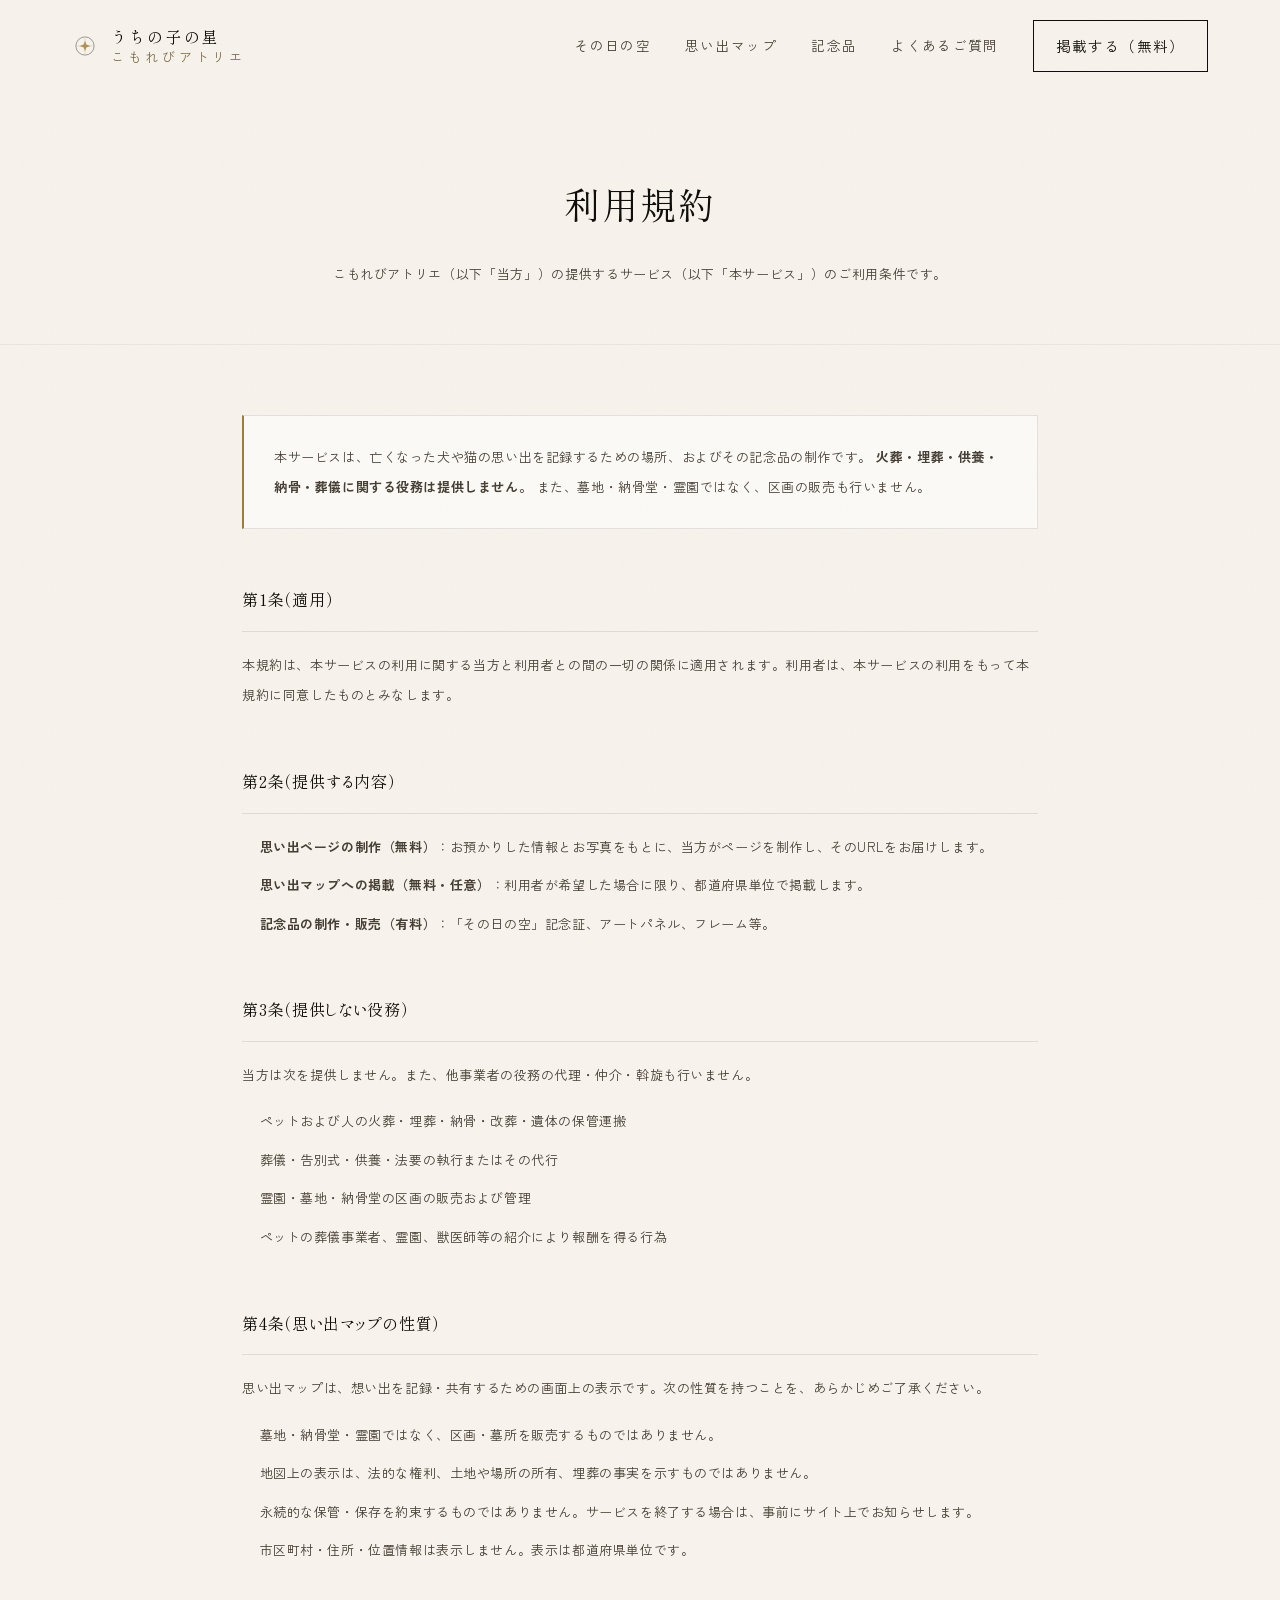
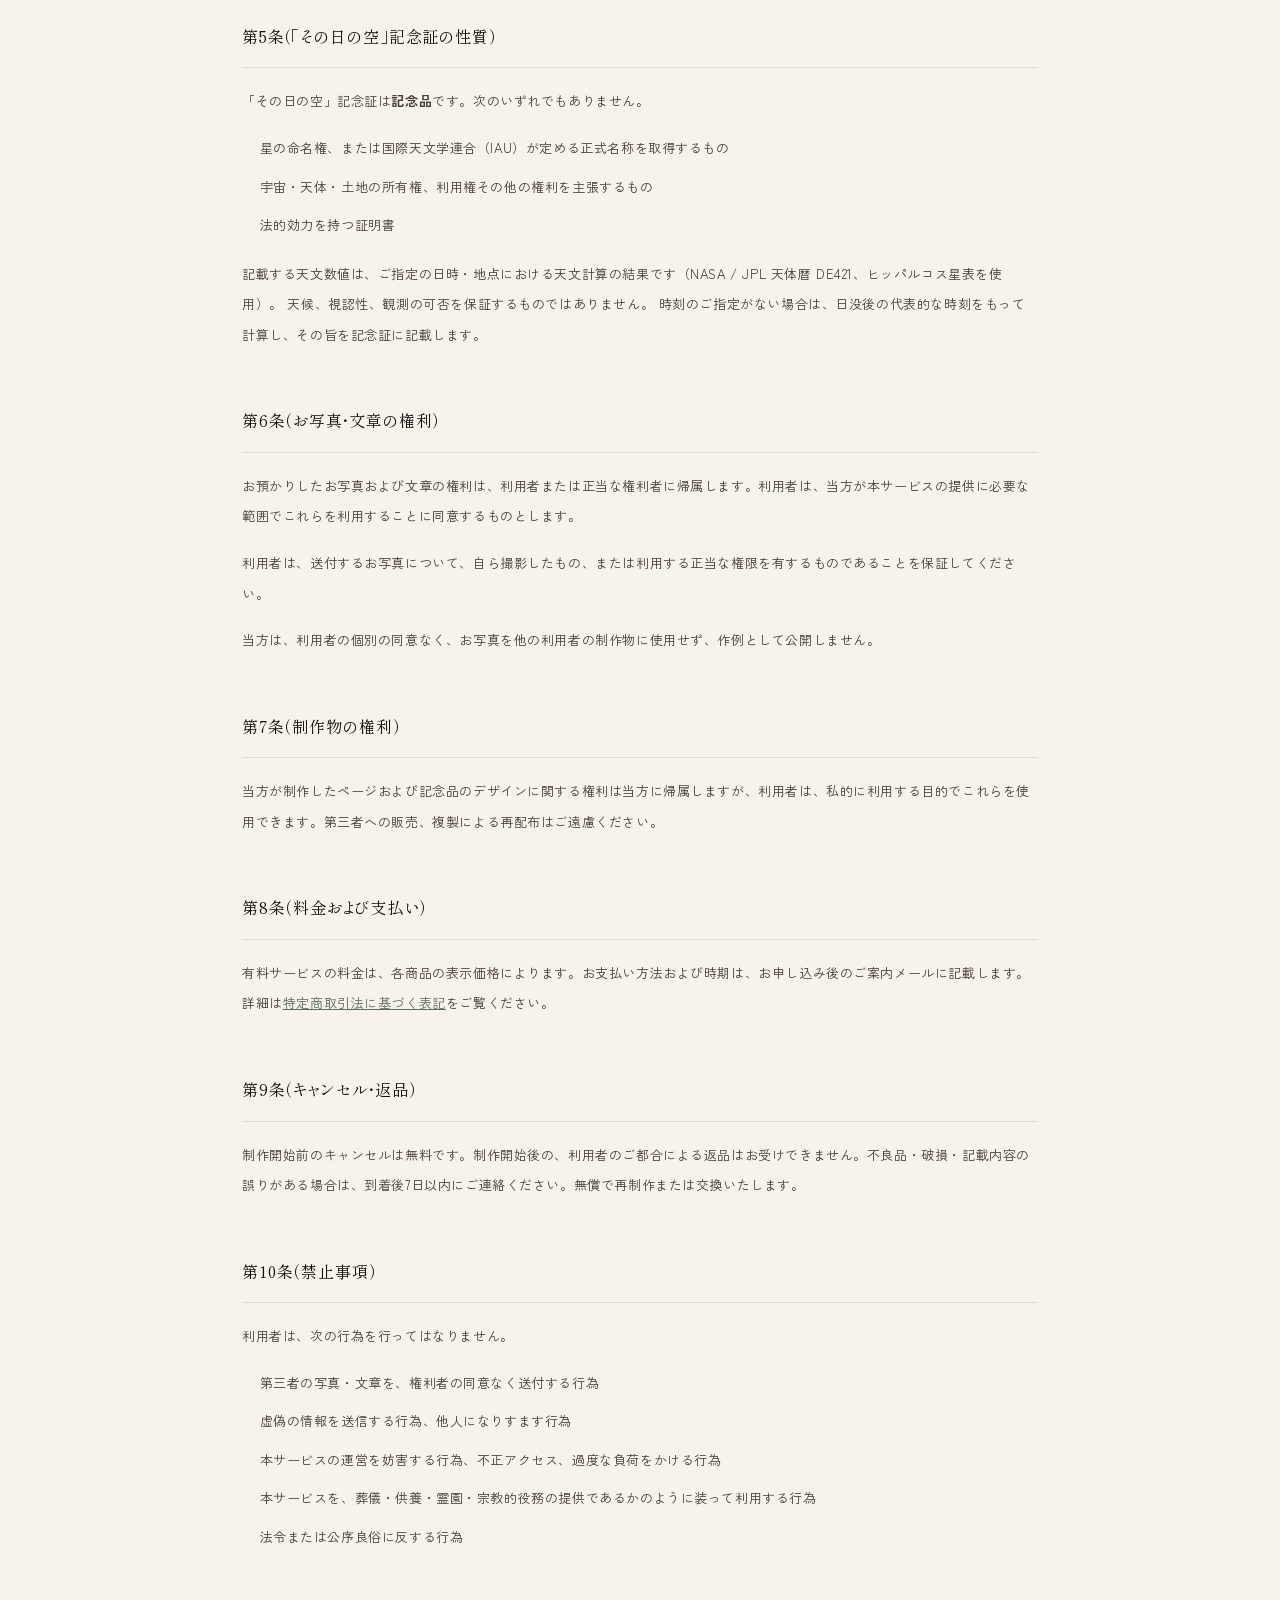
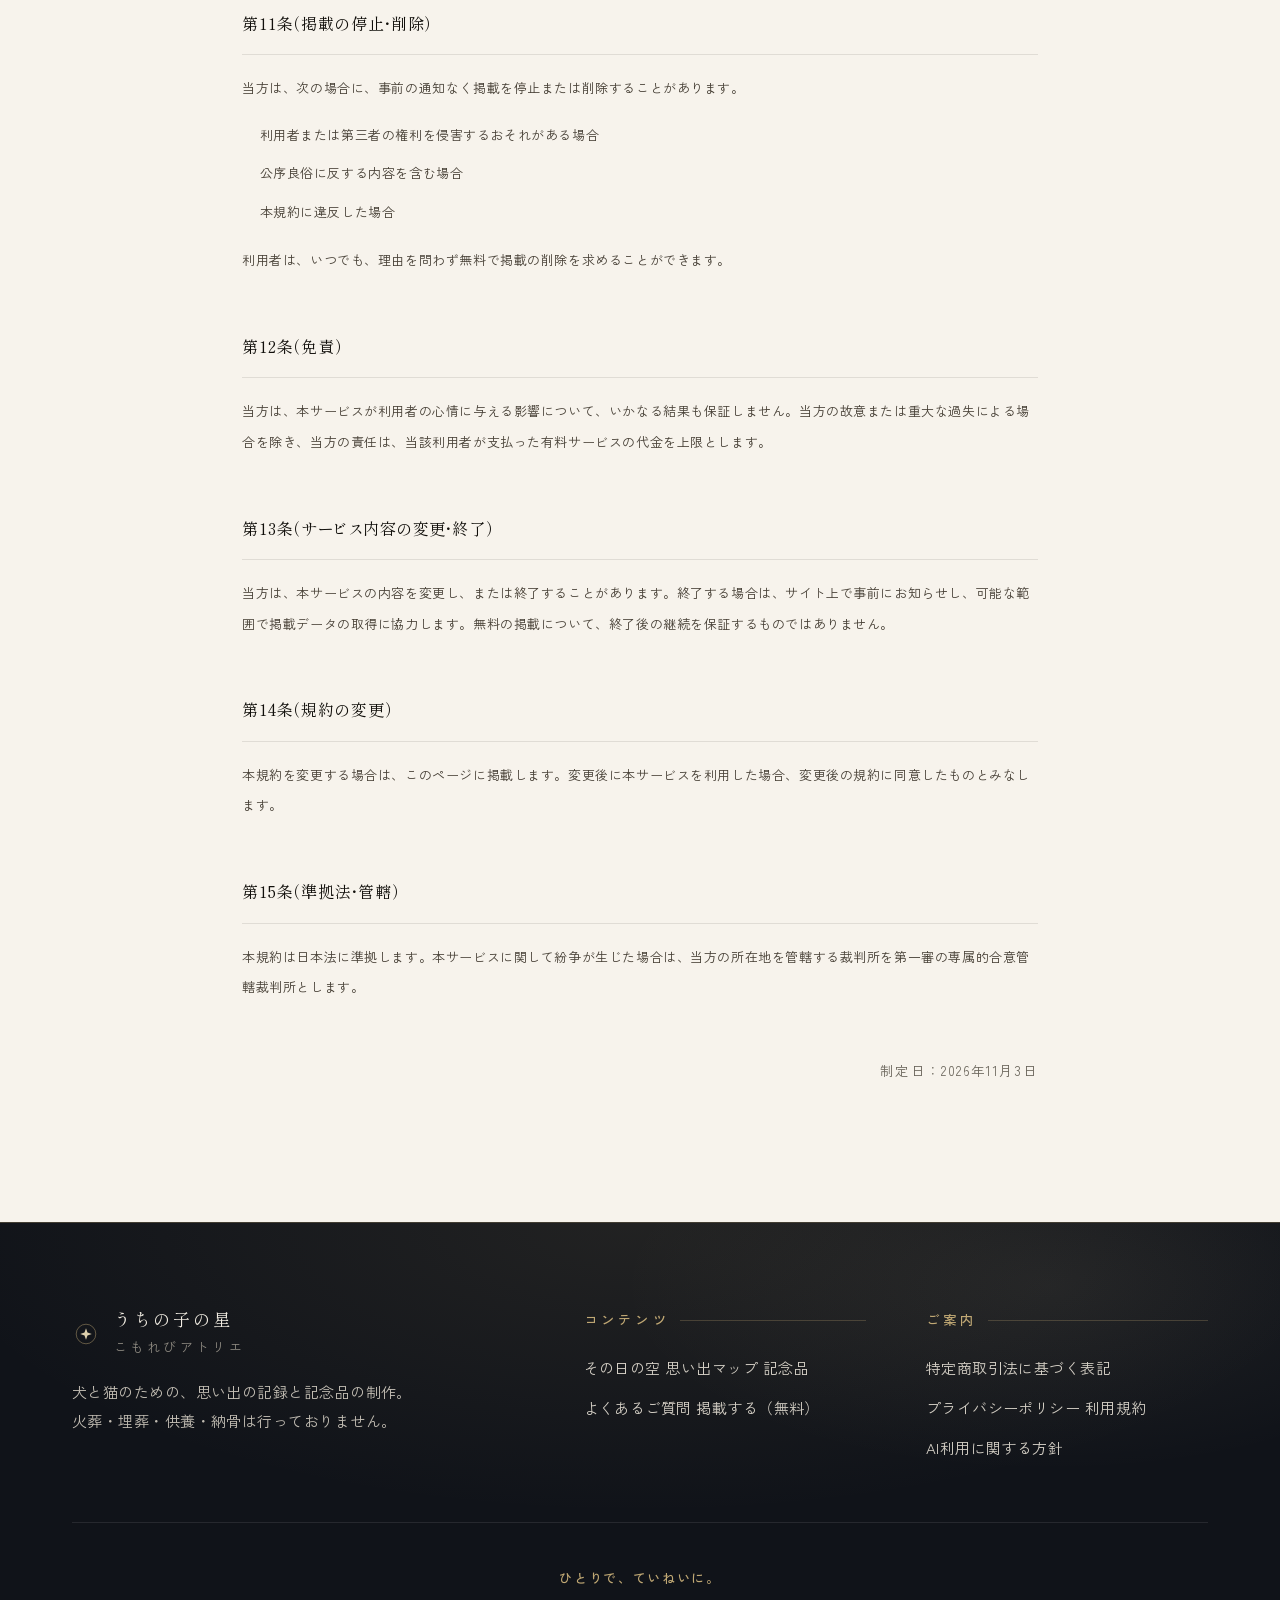
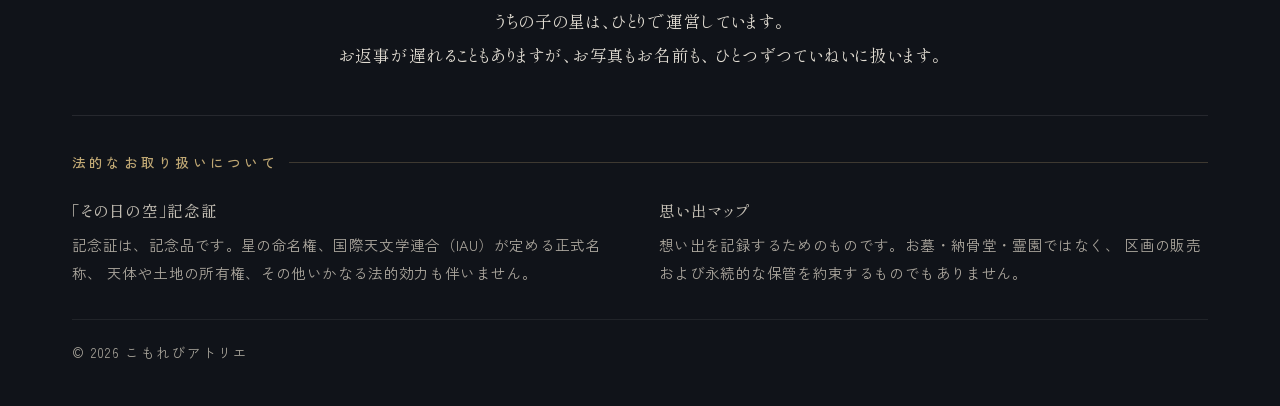
<file: terms.html>
<!DOCTYPE html>
<html lang="ja">
<head>
<meta charset="UTF-8">
<meta name="viewport" content="width=device-width, initial-scale=1.0">
<title>利用規約｜うちの子の星</title>
<link rel="preconnect" href="https://fonts.googleapis.com">
<link rel="preconnect" href="https://fonts.gstatic.com" crossorigin>
<link rel="stylesheet" href="https://fonts.googleapis.com/css2?family=Shippori+Mincho:wght@400;500;600;700;800&family=Zen+Kaku+Gothic+New:wght@300;400;500;700&display=swap">
<link rel="stylesheet" href="style.css">
<script type="speculationrules">
{"prefetch":[{"source":"document","where":{"href_matches":"/*"},"eagerness":"moderate"}]}
</script>
</head>
<body data-page="legal">

<header class="hdr" id="hdr">
  <div class="wrap hdr-in">
    <a class="mark" href="index.html" aria-label="うちの子の星 ホーム">
      <svg viewBox="0 0 32 32" fill="none" aria-hidden="true">
        <circle cx="16" cy="16" r="11.2" stroke="#14130F" stroke-width=".9" opacity=".55"/>
        <path d="M16 6.6v18.8M6.6 16h18.8" stroke="#A8894F" stroke-width=".7" opacity=".45"/>
        <path d="M16 9.4l1.7 4.9 4.9 1.7-4.9 1.7-1.7 4.9-1.7-4.9-4.9-1.7 4.9-1.7z"
              fill="#A8894F" opacity=".9"/>
      </svg>
      <span class="mark-tx">
        <span class="jp">うちの子の星</span>
        <span class="en">こもれびアトリエ</span>
      </span>
    </a>

    <nav class="nav" id="nav">
      <a href="index.html#sky">その日の空</a>
      <a href="map.html">思い出マップ</a>
      <a href="index.html#keepsakes">記念品</a>
      <a href="faq.html">よくあるご質問</a>
      <a class="nav-cta" href="memory.html">掲載する（無料）</a>
    </nav>

    <button class="burger" id="burger" aria-label="メニュー" aria-expanded="false">
      <i></i><i></i>
    </button>
  </div>
</header>


<div class="page-head">
  <div class="narrow">
    <h1>利用規約</h1>
    <p>こもれびアトリエ（以下「当方」）の提供するサービス（以下「本サービス」）のご利用条件です。</p>
  </div>
</div>

<div class="prose">
  <div class="narrow">

    <p class="lead-box">
      本サービスは、亡くなった犬や猫の思い出を記録するための場所、およびその記念品の制作です。
      <strong>火葬・埋葬・供養・納骨・葬儀に関する役務は提供しません。</strong>
      また、墓地・納骨堂・霊園ではなく、区画の販売も行いません。
    </p>

    <h2>第1条（適用）</h2>
    <p>本規約は、本サービスの利用に関する当方と利用者との間の一切の関係に適用されます。利用者は、本サービスの利用をもって本規約に同意したものとみなします。</p>

    <h2>第2条（提供する内容）</h2>
    <ol>
      <li><strong>思い出ページの制作（無料）</strong>：お預かりした情報とお写真をもとに、当方がページを制作し、そのURLをお届けします。</li>
      <li><strong>思い出マップへの掲載（無料・任意）</strong>：利用者が希望した場合に限り、都道府県単位で掲載します。</li>
      <li><strong>記念品の制作・販売（有料）</strong>：「その日の空」記念証、アートパネル、フレーム等。</li>
    </ol>

    <h2>第3条（提供しない役務）</h2>
    <p>当方は次を提供しません。また、他事業者の役務の代理・仲介・斡旋も行いません。</p>
    <ul>
      <li>ペットおよび人の火葬・埋葬・納骨・改葬・遺体の保管運搬</li>
      <li>葬儀・告別式・供養・法要の執行またはその代行</li>
      <li>霊園・墓地・納骨堂の区画の販売および管理</li>
      <li>ペットの葬儀事業者、霊園、獣医師等の紹介により報酬を得る行為</li>
    </ul>

    <h2>第4条（思い出マップの性質）</h2>
    <p>思い出マップは、想い出を記録・共有するための画面上の表示です。次の性質を持つことを、あらかじめご了承ください。</p>
    <ul>
      <li>墓地・納骨堂・霊園ではなく、区画・墓所を販売するものではありません。</li>
      <li>地図上の表示は、法的な権利、土地や場所の所有、埋葬の事実を示すものではありません。</li>
      <li>永続的な保管・保存を約束するものではありません。サービスを終了する場合は、事前にサイト上でお知らせします。</li>
      <li>市区町村・住所・位置情報は表示しません。表示は都道府県単位です。</li>
    </ul>

    <h2>第5条（「その日の空」記念証の性質）</h2>
    <p>「その日の空」記念証は<strong>記念品</strong>です。次のいずれでもありません。</p>
    <ul>
      <li>星の命名権、または国際天文学連合（IAU）が定める正式名称を取得するもの</li>
      <li>宇宙・天体・土地の所有権、利用権その他の権利を主張するもの</li>
      <li>法的効力を持つ証明書</li>
    </ul>
    <p>
      記載する天文数値は、ご指定の日時・地点における天文計算の結果です（NASA / JPL 天体暦 DE421、ヒッパルコス星表を使用）。
      天候、視認性、観測の可否を保証するものではありません。
      時刻のご指定がない場合は、日没後の代表的な時刻をもって計算し、その旨を記念証に記載します。
    </p>

    <h2>第6条（お写真・文章の権利）</h2>
    <p>お預かりしたお写真および文章の権利は、利用者または正当な権利者に帰属します。利用者は、当方が本サービスの提供に必要な範囲でこれらを利用することに同意するものとします。</p>
    <p>利用者は、送付するお写真について、自ら撮影したもの、または利用する正当な権限を有するものであることを保証してください。</p>
    <p>当方は、利用者の個別の同意なく、お写真を他の利用者の制作物に使用せず、作例として公開しません。</p>

    <h2>第7条（制作物の権利）</h2>
    <p>当方が制作したページおよび記念品のデザインに関する権利は当方に帰属しますが、利用者は、私的に利用する目的でこれらを使用できます。第三者への販売、複製による再配布はご遠慮ください。</p>

    <h2>第8条（料金および支払い）</h2>
    <p>有料サービスの料金は、各商品の表示価格によります。お支払い方法および時期は、お申し込み後のご案内メールに記載します。詳細は<a href="tokushoho.html" style="text-decoration:underline;color:var(--green)">特定商取引法に基づく表記</a>をご覧ください。</p>

    <h2>第9条（キャンセル・返品）</h2>
    <p>制作開始前のキャンセルは無料です。制作開始後の、利用者のご都合による返品はお受けできません。不良品・破損・記載内容の誤りがある場合は、到着後7日以内にご連絡ください。無償で再制作または交換いたします。</p>

    <h2>第10条（禁止事項）</h2>
    <p>利用者は、次の行為を行ってはなりません。</p>
    <ul>
      <li>第三者の写真・文章を、権利者の同意なく送付する行為</li>
      <li>虚偽の情報を送信する行為、他人になりすます行為</li>
      <li>本サービスの運営を妨害する行為、不正アクセス、過度な負荷をかける行為</li>
      <li>本サービスを、葬儀・供養・霊園・宗教的役務の提供であるかのように装って利用する行為</li>
      <li>法令または公序良俗に反する行為</li>
    </ul>

    <h2>第11条（掲載の停止・削除）</h2>
    <p>当方は、次の場合に、事前の通知なく掲載を停止または削除することがあります。</p>
    <ul>
      <li>利用者または第三者の権利を侵害するおそれがある場合</li>
      <li>公序良俗に反する内容を含む場合</li>
      <li>本規約に違反した場合</li>
    </ul>
    <p>利用者は、いつでも、理由を問わず無料で掲載の削除を求めることができます。</p>

    <h2>第12条（免責）</h2>
    <p>当方は、本サービスが利用者の心情に与える影響について、いかなる結果も保証しません。当方の故意または重大な過失による場合を除き、当方の責任は、当該利用者が支払った有料サービスの代金を上限とします。</p>

    <h2>第13条（サービス内容の変更・終了）</h2>
    <p>当方は、本サービスの内容を変更し、または終了することがあります。終了する場合は、サイト上で事前にお知らせし、可能な範囲で掲載データの取得に協力します。無料の掲載について、終了後の継続を保証するものではありません。</p>

    <h2>第14条（規約の変更）</h2>
    <p>本規約を変更する場合は、このページに掲載します。変更後に本サービスを利用した場合、変更後の規約に同意したものとみなします。</p>

    <h2>第15条（準拠法・管轄）</h2>
    <p>本規約は日本法に準拠します。本サービスに関して紛争が生じた場合は、当方の所在地を管轄する裁判所を第一審の専属的合意管轄裁判所とします。</p>

    <p class="updated">制定日：2026年11月3日</p>

  </div>
</div>

<footer class="ftr">
  <div class="wrap">
    <div class="ftr-top">

      <div class="ftr-brand">
        <div class="ftr-mark">
          <svg viewBox="0 0 32 32" fill="none" aria-hidden="true">
            <circle cx="16" cy="16" r="11.2" stroke="#C0A874" stroke-width=".8" opacity=".65"/>
            <path d="M16 9.4l1.7 4.9 4.9 1.7-4.9 1.7-1.7 4.9-1.7-4.9-4.9-1.7 4.9-1.7z"
                  fill="#E8D9B4" opacity=".95"/>
          </svg>
          <span>
            <span class="jp">うちの子の星</span>
            <span class="en">こもれびアトリエ</span>
          </span>
        </div>
        <p>犬と猫のための、思い出の記録と記念品の制作。<br>
        火葬・埋葬・供養・納骨は行っておりません。</p>
      </div>

      <nav class="ftr-ln" aria-label="コンテンツ">
        <h4>コンテンツ</h4>
        <a href="index.html#sky">その日の空</a>
        <a href="map.html">思い出マップ</a>
        <a href="index.html#keepsakes">記念品</a>
        <a href="faq.html">よくあるご質問</a>
        <a href="memory.html">掲載する（無料）</a>
      </nav>

      <nav class="ftr-ln" aria-label="ご案内">
        <h4>ご案内</h4>
        <a href="tokushoho.html">特定商取引法に基づく表記</a>
        <a href="privacy.html">プライバシーポリシー</a>
        <a href="terms.html">利用規約</a>
        <a href="ai-policy.html">AI利用に関する方針</a>
      </nav>

    </div>

    <div class="ftr-mid">
      <p class="ftr-voice">
        <span class="ftr-voice-lbl">ひとりで、ていねいに。</span>
        うちの子の星は、ひとりで運営しています。<br>
        お返事が遅れることもありますが、お写真もお名前も、<br class="sp-br">
        ひとつずつていねいに扱います。
      </p>
    </div>

    <div class="ftr-disc">
      <h4 class="ftr-disc-h">法的なお取り扱いについて</h4>
      <div class="ftr-disc-grid">
        <div>
          <b>「その日の空」記念証</b>
          記念証は、記念品です。星の命名権、国際天文学連合（IAU）が定める正式名称、
          天体や土地の所有権、その他いかなる法的効力も伴いません。
        </div>
        <div>
          <b>思い出マップ</b>
          想い出を記録するためのものです。お墓・納骨堂・霊園ではなく、
          区画の販売および永続的な保管を約束するものでもありません。
        </div>
      </div>
      <div class="ftr-cr">&copy; <span data-year>2026</span> こもれびアトリエ</div>
    </div>
  </div>
</footer>


<script src="config.js"></script>
<script src="main.js"></script>
</body>
</html>
</file>
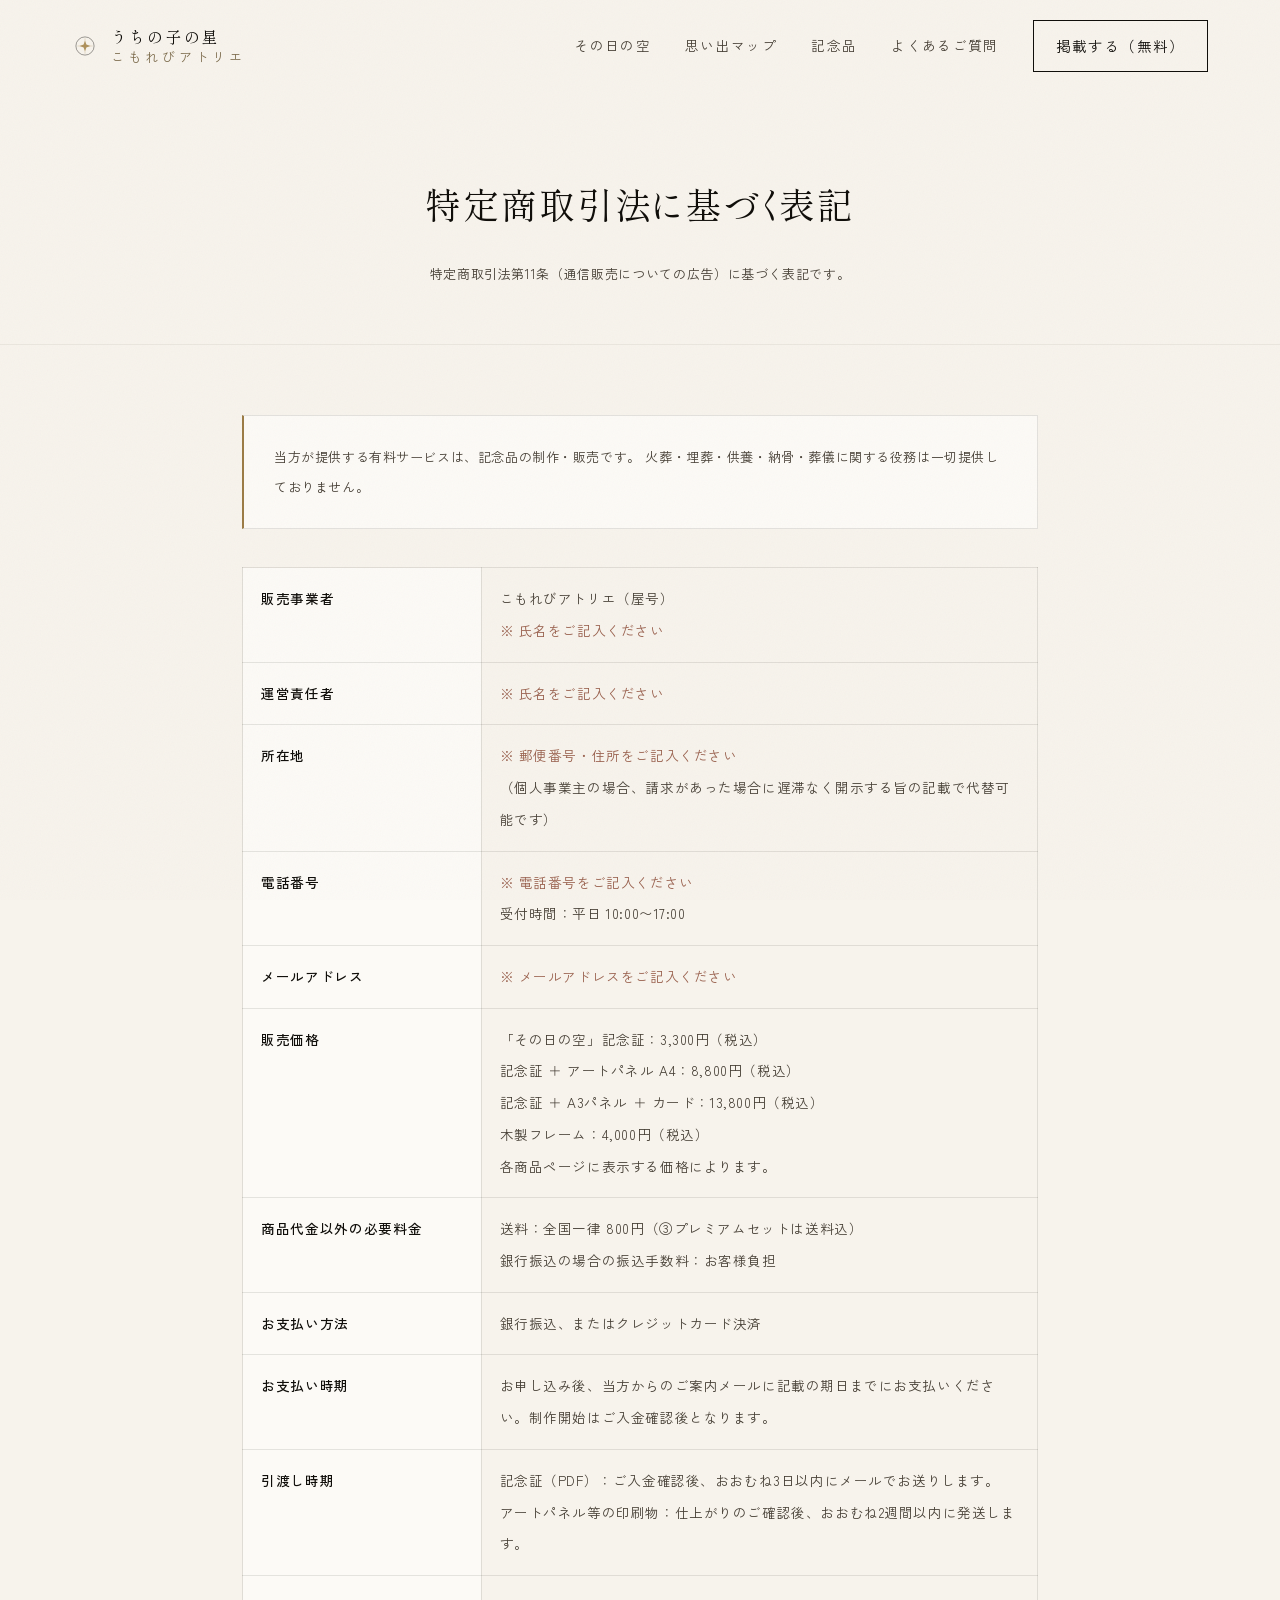
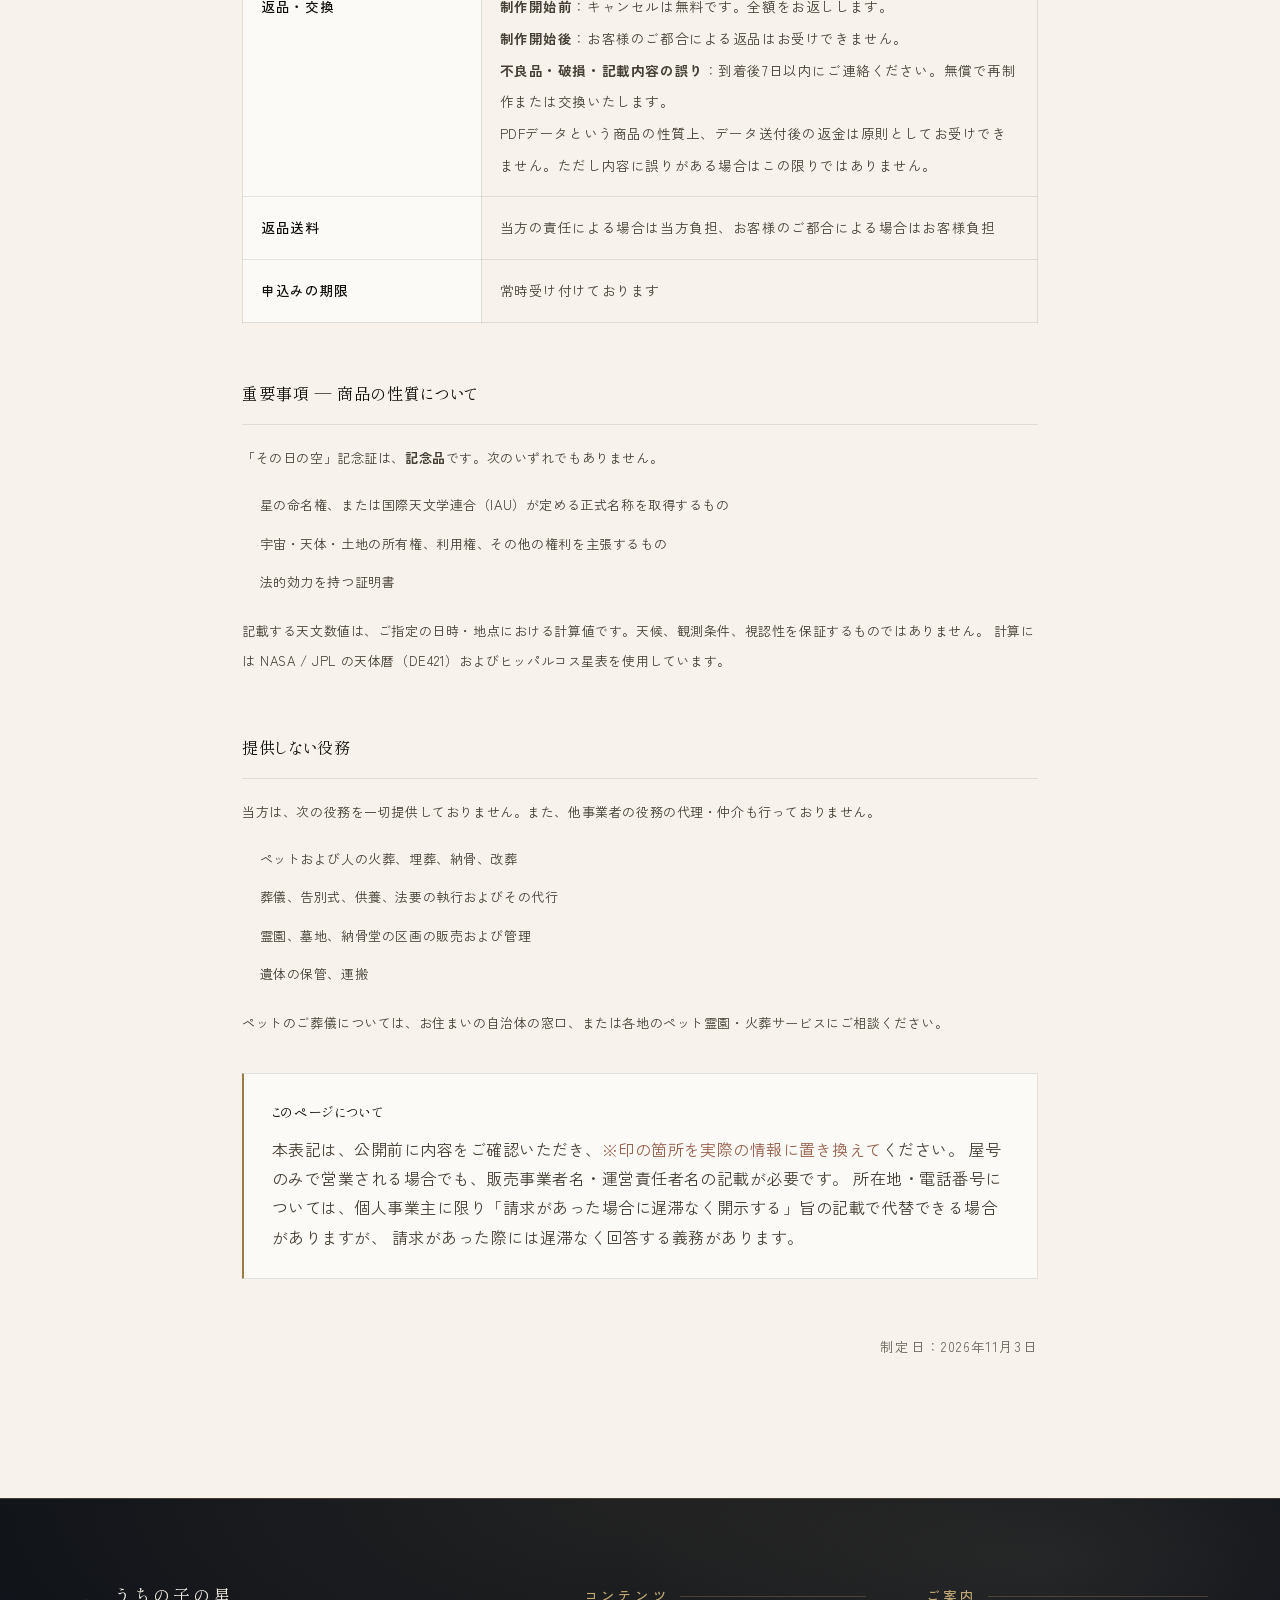
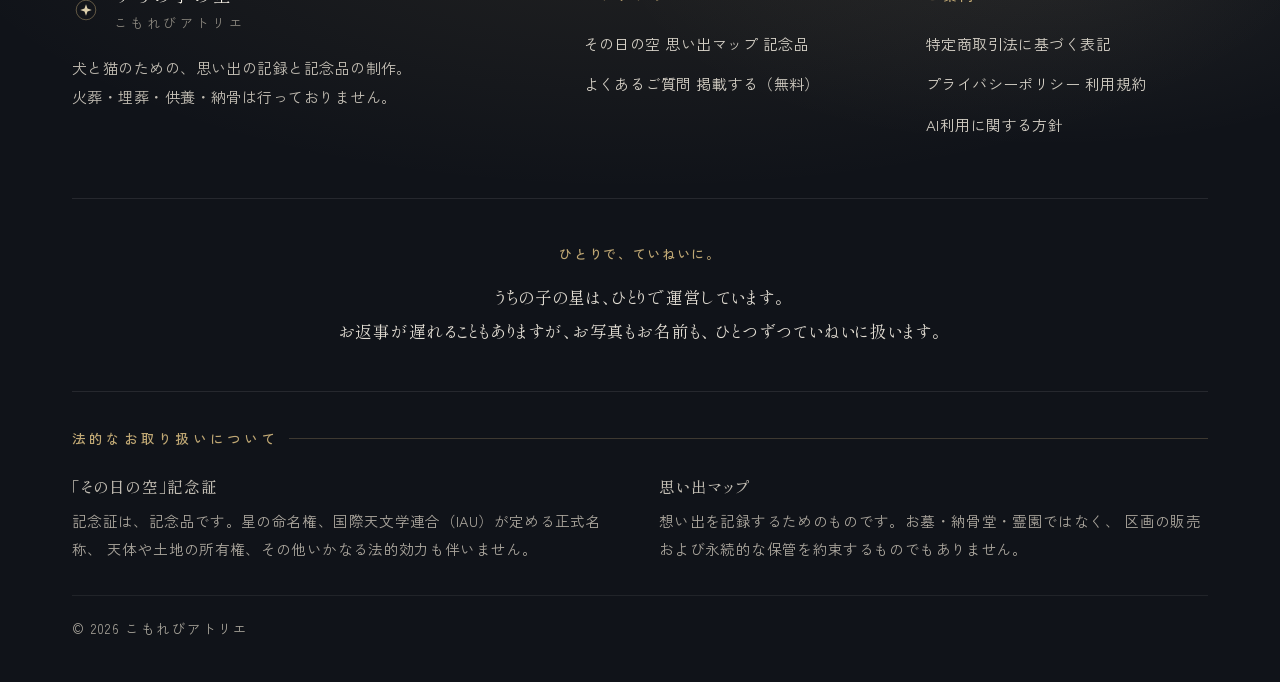
<file: tokushoho.html>
<!DOCTYPE html>
<html lang="ja">
<head>
<meta charset="UTF-8">
<meta name="viewport" content="width=device-width, initial-scale=1.0">
<title>特定商取引法に基づく表記｜うちの子の星</title>
<meta name="robots" content="index,follow">
<link rel="preconnect" href="https://fonts.googleapis.com">
<link rel="preconnect" href="https://fonts.gstatic.com" crossorigin>
<link rel="stylesheet" href="https://fonts.googleapis.com/css2?family=Shippori+Mincho:wght@400;500;600;700;800&family=Zen+Kaku+Gothic+New:wght@300;400;500;700&display=swap">
<link rel="stylesheet" href="style.css">
<script type="speculationrules">
{"prefetch":[{"source":"document","where":{"href_matches":"/*"},"eagerness":"moderate"}]}
</script>
</head>
<body data-page="legal">

<header class="hdr" id="hdr">
  <div class="wrap hdr-in">
    <a class="mark" href="index.html" aria-label="うちの子の星 ホーム">
      <svg viewBox="0 0 32 32" fill="none" aria-hidden="true">
        <circle cx="16" cy="16" r="11.2" stroke="#14130F" stroke-width=".9" opacity=".55"/>
        <path d="M16 6.6v18.8M6.6 16h18.8" stroke="#A8894F" stroke-width=".7" opacity=".45"/>
        <path d="M16 9.4l1.7 4.9 4.9 1.7-4.9 1.7-1.7 4.9-1.7-4.9-4.9-1.7 4.9-1.7z"
              fill="#A8894F" opacity=".9"/>
      </svg>
      <span class="mark-tx">
        <span class="jp">うちの子の星</span>
        <span class="en">こもれびアトリエ</span>
      </span>
    </a>

    <nav class="nav" id="nav">
      <a href="index.html#sky">その日の空</a>
      <a href="map.html">思い出マップ</a>
      <a href="index.html#keepsakes">記念品</a>
      <a href="faq.html">よくあるご質問</a>
      <a class="nav-cta" href="memory.html">掲載する（無料）</a>
    </nav>

    <button class="burger" id="burger" aria-label="メニュー" aria-expanded="false">
      <i></i><i></i>
    </button>
  </div>
</header>


<div class="page-head">
  <div class="narrow">
    <h1>特定商取引法に基づく表記</h1>
    <p>特定商取引法第11条（通信販売についての広告）に基づく表記です。</p>
  </div>
</div>

<div class="prose">
  <div class="narrow">

    <p class="lead-box">
      当方が提供する有料サービスは、記念品の制作・販売です。
      火葬・埋葬・供養・納骨・葬儀に関する役務は一切提供しておりません。
    </p>

    <table>
      <tr><th>販売事業者</th><td>こもれびアトリエ（屋号）<br><span style="color:#99604D">※ 氏名をご記入ください</span></td></tr>
      <tr><th>運営責任者</th><td><span style="color:#99604D">※ 氏名をご記入ください</span></td></tr>
      <tr><th>所在地</th><td><span style="color:#99604D">※ 郵便番号・住所をご記入ください</span><br>
        <span style="font-size:13.5px">（個人事業主の場合、請求があった場合に遅滞なく開示する旨の記載で代替可能です）</span></td></tr>
      <tr><th>電話番号</th><td><span style="color:#99604D">※ 電話番号をご記入ください</span><br>
        <span style="font-size:13.5px">受付時間：平日 10:00〜17:00</span></td></tr>
      <tr><th>メールアドレス</th><td><span style="color:#99604D">※ メールアドレスをご記入ください</span></td></tr>
      <tr><th>販売価格</th><td>
        「その日の空」記念証：3,300円（税込）<br>
        記念証 ＋ アートパネル A4：8,800円（税込）<br>
        記念証 ＋ A3パネル ＋ カード：13,800円（税込）<br>
        木製フレーム：4,000円（税込）<br>
        <span style="font-size:13.5px">各商品ページに表示する価格によります。</span>
      </td></tr>
      <tr><th>商品代金以外の必要料金</th><td>
        送料：全国一律 800円（③プレミアムセットは送料込）<br>
        銀行振込の場合の振込手数料：お客様負担
      </td></tr>
      <tr><th>お支払い方法</th><td>銀行振込、またはクレジットカード決済</td></tr>
      <tr><th>お支払い時期</th><td>お申し込み後、当方からのご案内メールに記載の期日までにお支払いください。制作開始はご入金確認後となります。</td></tr>
      <tr><th>引渡し時期</th><td>
        記念証（PDF）：ご入金確認後、おおむね3日以内にメールでお送りします。<br>
        アートパネル等の印刷物：仕上がりのご確認後、おおむね2週間以内に発送します。
      </td></tr>
      <tr><th>返品・交換</th><td>
        <strong>制作開始前</strong>：キャンセルは無料です。全額をお返しします。<br>
        <strong>制作開始後</strong>：お客様のご都合による返品はお受けできません。<br>
        <strong>不良品・破損・記載内容の誤り</strong>：到着後7日以内にご連絡ください。無償で再制作または交換いたします。<br>
        <span style="font-size:13.5px">PDFデータという商品の性質上、データ送付後の返金は原則としてお受けできません。ただし内容に誤りがある場合はこの限りではありません。</span>
      </td></tr>
      <tr><th>返品送料</th><td>当方の責任による場合は当方負担、お客様のご都合による場合はお客様負担</td></tr>
      <tr><th>申込みの期限</th><td>常時受け付けております</td></tr>
    </table>

    <h2>重要事項 — 商品の性質について</h2>
    <p>
      「その日の空」記念証は、<strong>記念品</strong>です。次のいずれでもありません。
    </p>
    <ul>
      <li>星の命名権、または国際天文学連合（IAU）が定める正式名称を取得するもの</li>
      <li>宇宙・天体・土地の所有権、利用権、その他の権利を主張するもの</li>
      <li>法的効力を持つ証明書</li>
    </ul>
    <p>
      記載する天文数値は、ご指定の日時・地点における計算値です。天候、観測条件、視認性を保証するものではありません。
      計算には NASA / JPL の天体暦（DE421）およびヒッパルコス星表を使用しています。
    </p>

    <h2>提供しない役務</h2>
    <p>
      当方は、次の役務を一切提供しておりません。また、他事業者の役務の代理・仲介も行っておりません。
    </p>
    <ul>
      <li>ペットおよび人の火葬、埋葬、納骨、改葬</li>
      <li>葬儀、告別式、供養、法要の執行およびその代行</li>
      <li>霊園、墓地、納骨堂の区画の販売および管理</li>
      <li>遺体の保管、運搬</li>
    </ul>
    <p>
      ペットのご葬儀については、お住まいの自治体の窓口、または各地のペット霊園・火葬サービスにご相談ください。
    </p>

    <div class="notice" style="margin-top:34px">
      <strong>このページについて</strong>
      本表記は、公開前に内容をご確認いただき、<span style="color:#99604D">※印の箇所を実際の情報に置き換えて</span>ください。
      屋号のみで営業される場合でも、販売事業者名・運営責任者名の記載が必要です。
      所在地・電話番号については、個人事業主に限り「請求があった場合に遅滞なく開示する」旨の記載で代替できる場合がありますが、
      請求があった際には遅滞なく回答する義務があります。
    </div>

    <p class="updated">制定日：2026年11月3日</p>

  </div>
</div>

<footer class="ftr">
  <div class="wrap">
    <div class="ftr-top">

      <div class="ftr-brand">
        <div class="ftr-mark">
          <svg viewBox="0 0 32 32" fill="none" aria-hidden="true">
            <circle cx="16" cy="16" r="11.2" stroke="#C0A874" stroke-width=".8" opacity=".65"/>
            <path d="M16 9.4l1.7 4.9 4.9 1.7-4.9 1.7-1.7 4.9-1.7-4.9-4.9-1.7 4.9-1.7z"
                  fill="#E8D9B4" opacity=".95"/>
          </svg>
          <span>
            <span class="jp">うちの子の星</span>
            <span class="en">こもれびアトリエ</span>
          </span>
        </div>
        <p>犬と猫のための、思い出の記録と記念品の制作。<br>
        火葬・埋葬・供養・納骨は行っておりません。</p>
      </div>

      <nav class="ftr-ln" aria-label="コンテンツ">
        <h4>コンテンツ</h4>
        <a href="index.html#sky">その日の空</a>
        <a href="map.html">思い出マップ</a>
        <a href="index.html#keepsakes">記念品</a>
        <a href="faq.html">よくあるご質問</a>
        <a href="memory.html">掲載する（無料）</a>
      </nav>

      <nav class="ftr-ln" aria-label="ご案内">
        <h4>ご案内</h4>
        <a href="tokushoho.html">特定商取引法に基づく表記</a>
        <a href="privacy.html">プライバシーポリシー</a>
        <a href="terms.html">利用規約</a>
        <a href="ai-policy.html">AI利用に関する方針</a>
      </nav>

    </div>

    <div class="ftr-mid">
      <p class="ftr-voice">
        <span class="ftr-voice-lbl">ひとりで、ていねいに。</span>
        うちの子の星は、ひとりで運営しています。<br>
        お返事が遅れることもありますが、お写真もお名前も、<br class="sp-br">
        ひとつずつていねいに扱います。
      </p>
    </div>

    <div class="ftr-disc">
      <h4 class="ftr-disc-h">法的なお取り扱いについて</h4>
      <div class="ftr-disc-grid">
        <div>
          <b>「その日の空」記念証</b>
          記念証は、記念品です。星の命名権、国際天文学連合（IAU）が定める正式名称、
          天体や土地の所有権、その他いかなる法的効力も伴いません。
        </div>
        <div>
          <b>思い出マップ</b>
          想い出を記録するためのものです。お墓・納骨堂・霊園ではなく、
          区画の販売および永続的な保管を約束するものでもありません。
        </div>
      </div>
      <div class="ftr-cr">&copy; <span data-year>2026</span> こもれびアトリエ</div>
    </div>
  </div>
</footer>


<script src="config.js"></script>
<script src="main.js"></script>
</body>
</html>
</file>
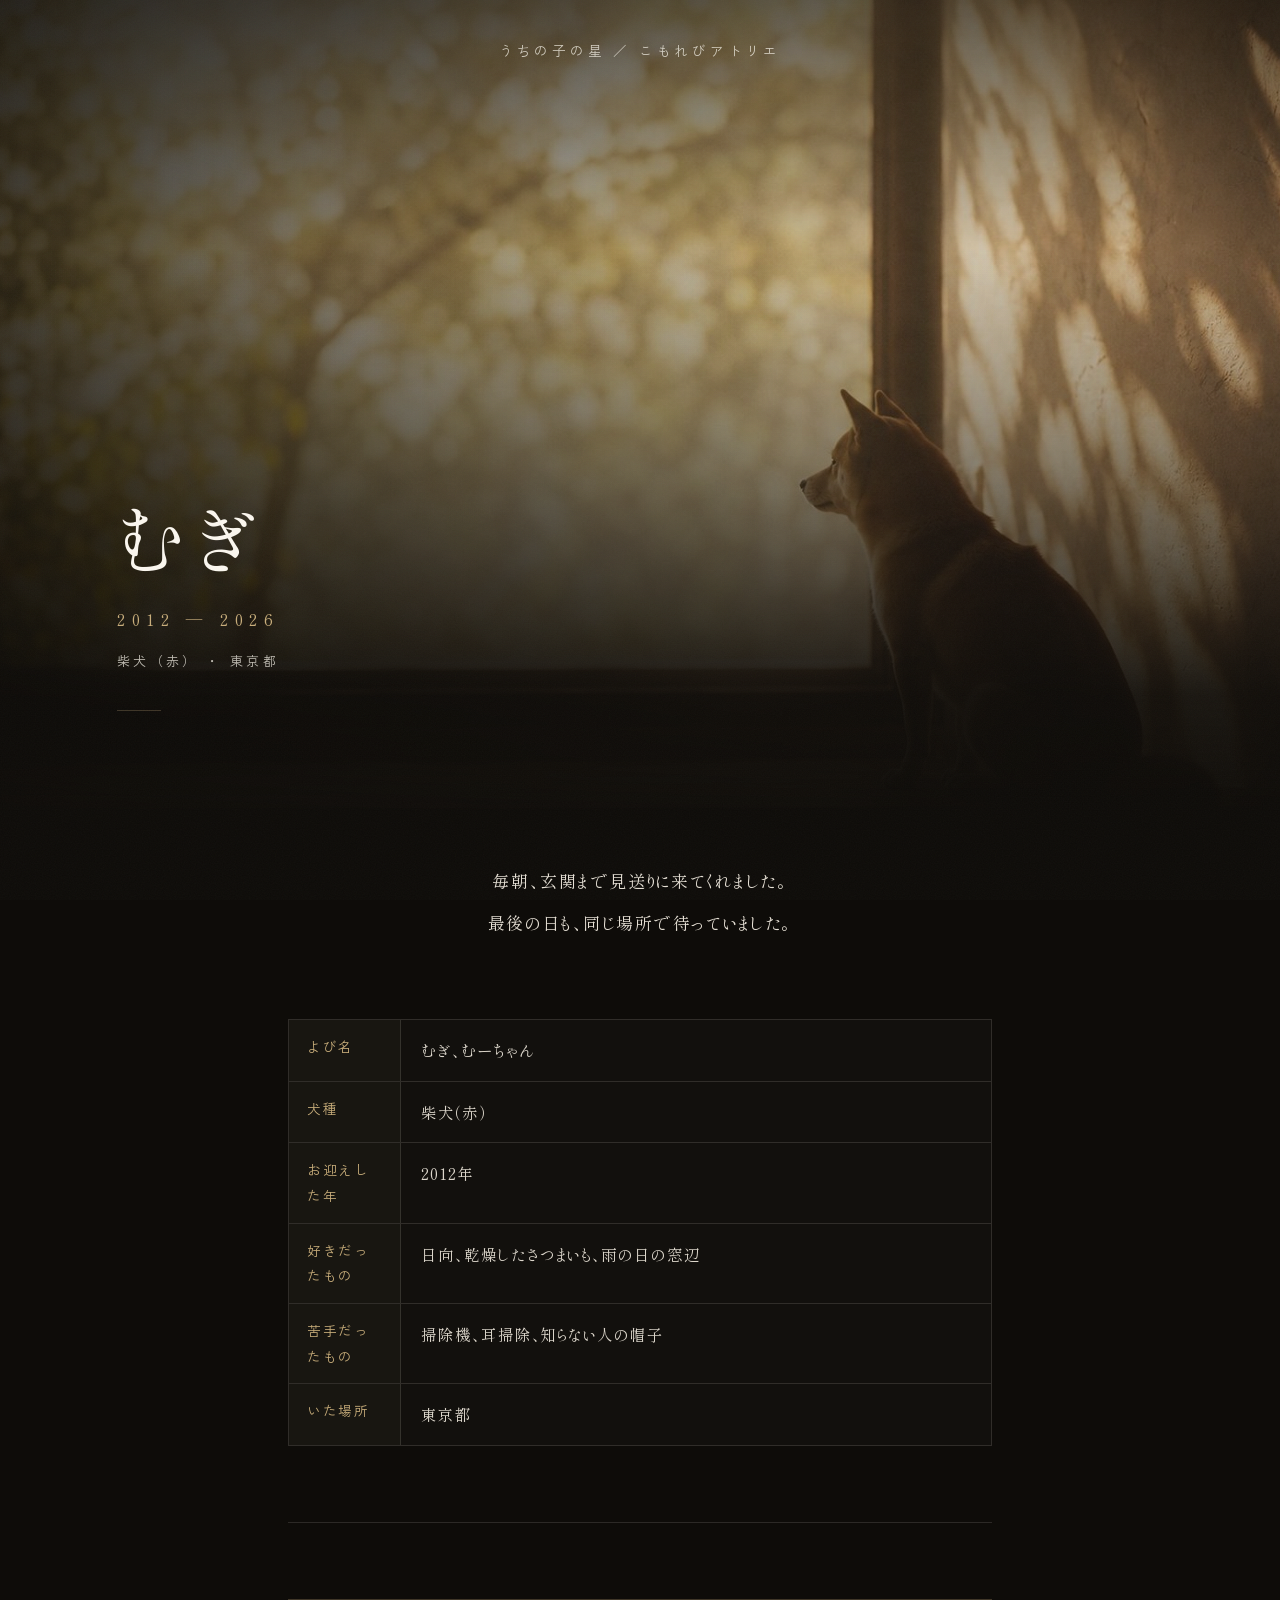
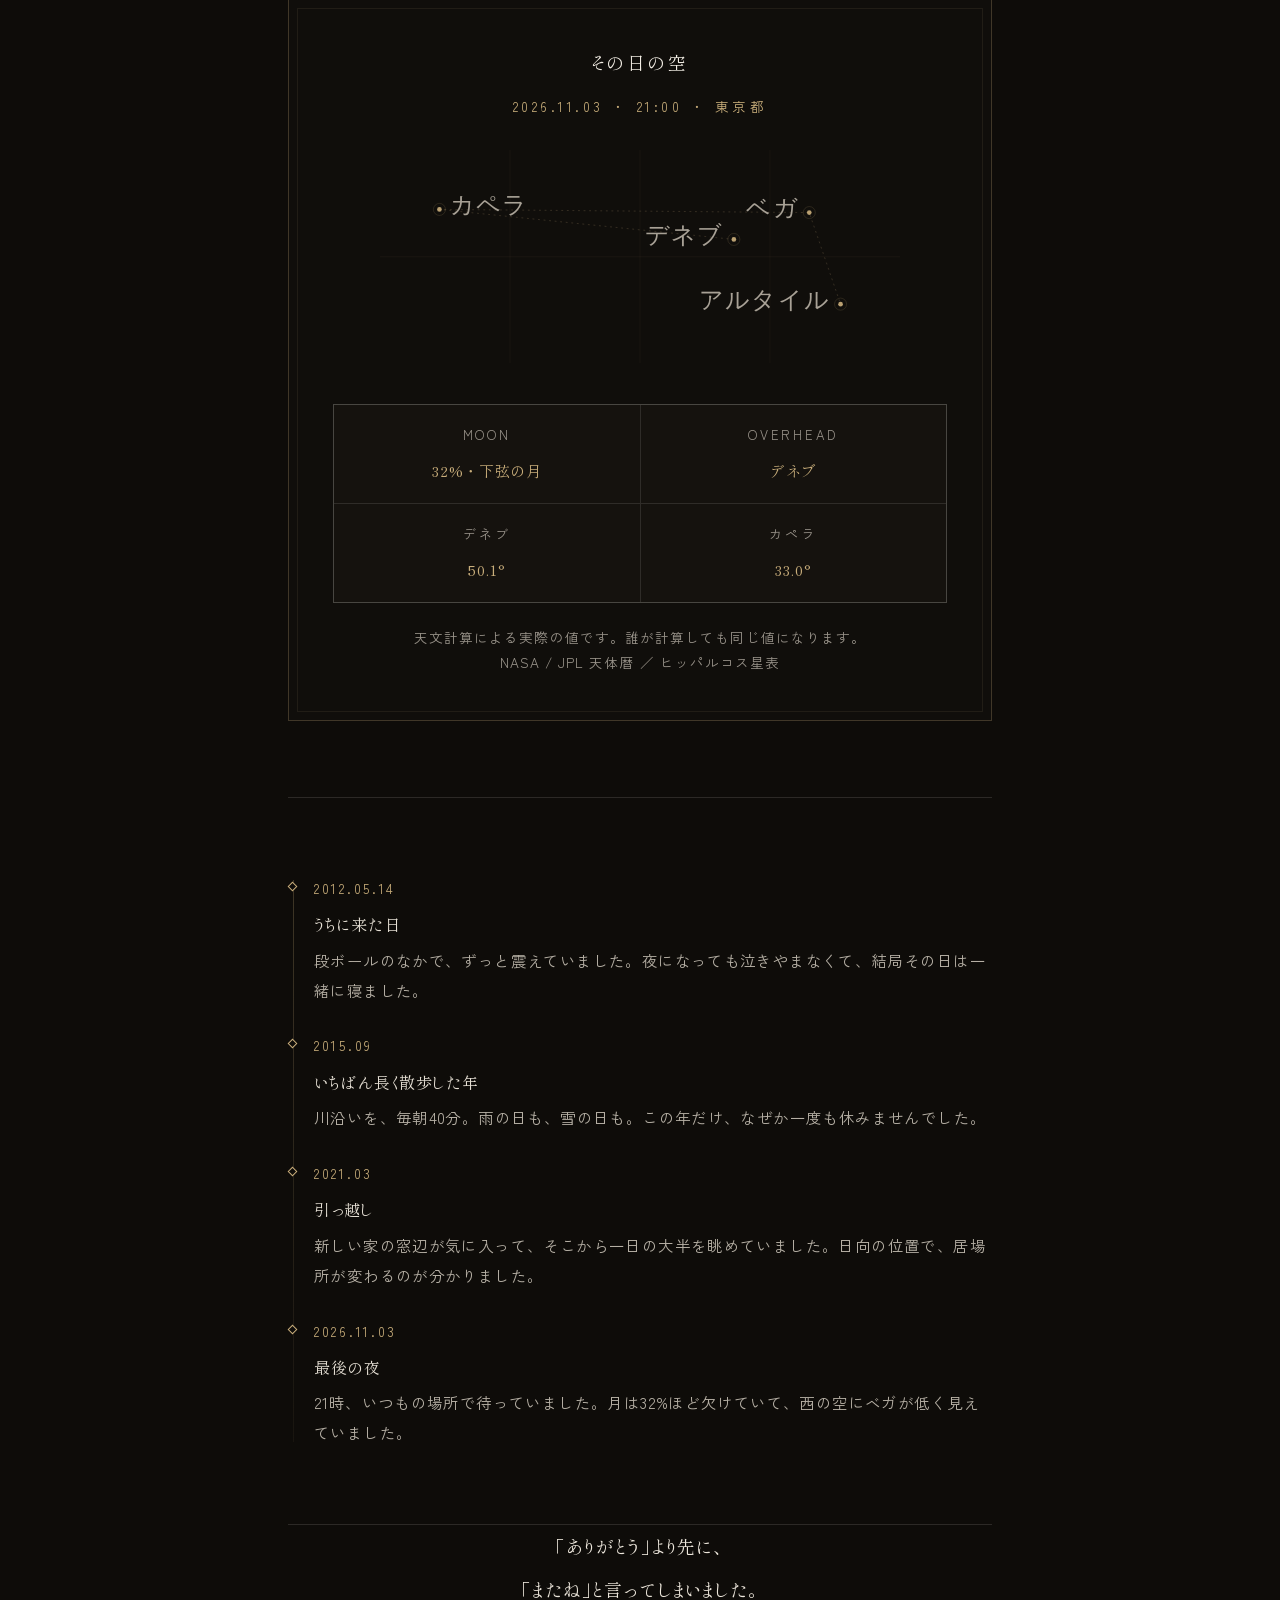
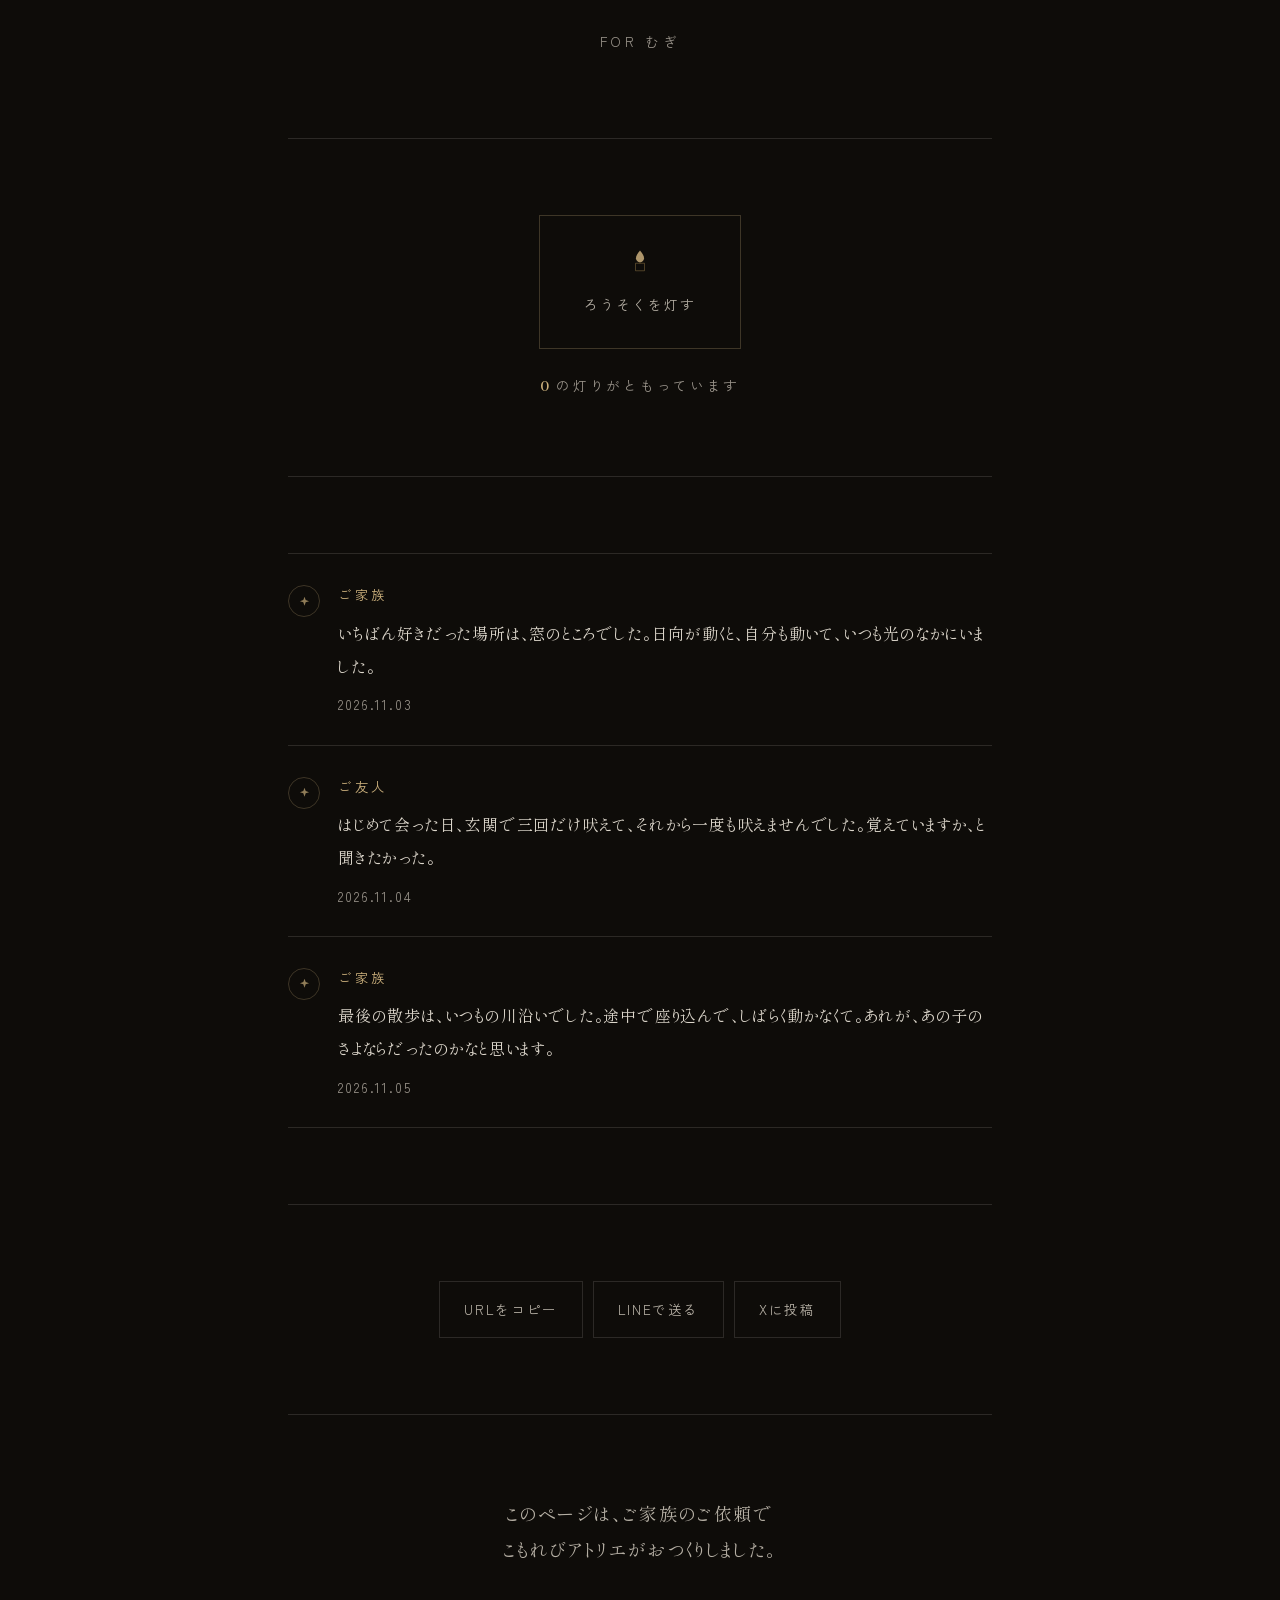
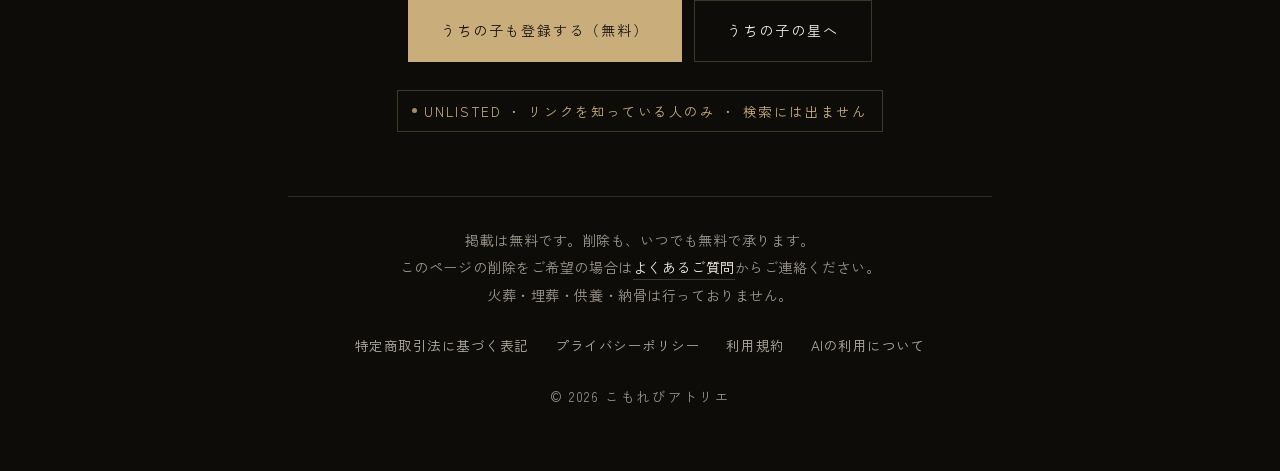
<file: memory/mugi.html>
<!DOCTYPE html>
<html lang="ja">
<head>
<meta charset="UTF-8">
<meta name="viewport" content="width=device-width, initial-scale=1.0">
<title>むぎ｜うちの子の星</title>
<meta name="description" content="むぎ 2012 — 2026。こもれびアトリエの思い出ページ。">
<meta name="robots" content="noindex">
<meta name="theme-color" content="#1B1710">
<link rel="preconnect" href="https://fonts.googleapis.com">
<link rel="preconnect" href="https://fonts.gstatic.com" crossorigin>
<link rel="stylesheet" href="https://fonts.googleapis.com/css2?family=Shippori+Mincho:wght@400;500;600;700;800&family=Zen+Kaku+Gothic+New:wght@300;400;500;700&display=swap">
<meta property="og:title" content="むぎ ｜ うちの子の星">
<meta property="og:description" content="2012 — 2026。あの子のいた時間。">
<meta property="og:image" content="../img/og.jpg">
<meta property="og:type" content="article">
<style>
@keyframes mFade{from{opacity:0;transform:translateY(18px)}to{opacity:1;transform:none}}
@keyframes mRise{from{opacity:0;transform:translateY(30px)}to{opacity:1;transform:none}}
@keyframes mBreath{0%,100%{opacity:.35}50%{opacity:.85}}
@keyframes mHero{to{transform:scale(1)}}

:root{
  --m-paper:#0E0C09;
  --m-ink:#F4EFE6;
  --m-sub:#B5AFA4;
  --m-faint:#9A948B;
  --m-gold:#C9AE7B;
  --m-gold-d:#A8894F;
  --m-line:rgba(244,239,230,.13);
  --m-line-g:rgba(201,174,123,.26);
  --mincho:"Hiragino Mincho ProN","Hiragino Mincho Pro","Yu Mincho",YuMincho,
           "Shippori Mincho","Noto Serif JP","Noto Serif CJK JP","Songti SC",serif;
  --gothic:"Hiragino Sans","Hiragino Kaku Gothic ProN","Yu Gothic",YuGothic,
           "Zen Kaku Gothic New","Noto Sans JP","Noto Sans CJK JP",sans-serif;
}
*,*::before,*::after{box-sizing:border-box;margin:0;padding:0}
html{-webkit-text-size-adjust:100%;scroll-behavior:smooth}
body{
  font-family:var(--gothic);background:var(--m-paper);color:var(--m-ink);
  line-height:2.1;letter-spacing:.03em;-webkit-font-smoothing:antialiased;
  font-feature-settings:"palt" 1;overflow-x:hidden;
}
body::after{
  content:"";position:fixed;inset:0;z-index:9000;pointer-events:none;opacity:.035;
  background-image:url("data:image/svg+xml,%3Csvg xmlns='http://www.w3.org/2000/svg' width='180' height='180'%3E%3Cfilter id='n'%3E%3CfeTurbulence type='fractalNoise' baseFrequency='.85' numOctaves='4'/%3E%3C/filter%3E%3Crect width='180' height='180' filter='url(%23n)'/%3E%3C/svg%3E");
}
img{display:block;max-width:100%}
a{color:inherit;text-decoration:none}
button{font:inherit;color:inherit;background:none;border:none;cursor:pointer}

.mp-hero{position:relative;min-height:min(92svh,900px);display:flex;align-items:flex-end;
  overflow:hidden;background:#141110}
.mp-hero-media{position:absolute;inset:0;z-index:0}
.mp-hero-media img{width:100%;height:100%;object-fit:cover;object-position:50% 30%;
  filter:saturate(.82) brightness(.94);transform:scale(1.05);
  animation:mHero 14s cubic-bezier(.16,1,.3,1) forwards}
.mp-hero::after{content:"";position:absolute;inset:0;z-index:1;pointer-events:none;
  background:
    linear-gradient(180deg,rgba(14,12,9,.62) 0%,rgba(14,12,9,.06) 30%,rgba(14,12,9,0) 48%),
    linear-gradient(0deg,var(--m-paper) 0%,rgba(14,12,9,.94) 16%,rgba(14,12,9,.42) 44%,rgba(14,12,9,0) 70%),
    linear-gradient(90deg,rgba(14,12,9,.72) 0%,rgba(14,12,9,.30) 34%,rgba(14,12,9,0) 62%);}
.mp-hero-in{position:relative;z-index:2;width:100%;max-width:1200px;margin:0 auto;
  padding:0 clamp(24px,6vw,88px) clamp(48px,9vh,96px);text-align:left}
.mp-hero-in .inner{max-width:520px;margin-left:0}
.mp-brand{position:absolute;top:clamp(22px,4vh,40px);left:0;right:0;z-index:3;text-align:center;
  font-size:13.5px;letter-spacing:.28em;color:rgba(244,239,230,.78)}
.mp-brand a{transition:color .3s}
.mp-brand a:hover{color:var(--m-gold)}
.mp-name{font-family:var(--mincho);font-weight:400;font-size:clamp(38px,8vw,74px);
  line-height:1.3;letter-spacing:.16em;color:#FBF7EF;
  text-shadow:0 4px 44px rgba(0,0,0,.45);
  animation:mRise 1.5s cubic-bezier(.16,1,.3,1) .35s both}
.mp-years{margin-top:18px;font-family:var(--mincho);font-size:clamp(14px,1.8vw,16px);
  letter-spacing:.42em;color:var(--m-gold);
  animation:mRise 1.5s cubic-bezier(.16,1,.3,1) .55s both}
.mp-kind{margin-top:10px;font-size:13px;letter-spacing:.26em;color:rgba(244,239,230,.78);
  animation:mRise 1.5s cubic-bezier(.16,1,.3,1) .65s both}
.mp-rule{width:44px;height:1px;margin:clamp(26px,4vh,36px) auto;background:var(--m-line-g);
  animation:mFade 1.6s ease .8s both}

.mp-wrap{max-width:760px;margin:0 auto;padding:0 28px}
.mp-lead{font-family:var(--mincho);font-size:clamp(14px,1.9vw,17px);line-height:2.45;
  letter-spacing:.09em;color:#E7E1D6;text-align:center;padding:clamp(20px,3vw,32px) 0 0;
  animation:mFade 1.6s ease .95s both}
.mp-lead .ln{display:block}

.mp-sec{padding:clamp(46px,7vw,76px) 0}
.mp-sec + .mp-sec{border-top:1px solid var(--m-line)}
.mp-lbl{display:flex;align-items:center;gap:14px;justify-content:center;
  font-size:13.5px;letter-spacing:.28em;color:var(--m-gold);margin-bottom:clamp(30px,5vw,44px)}
.mp-lbl::before,.mp-lbl::after{content:"";width:26px;height:1px;background:var(--m-line-g)}

.sky-box{border:1px solid var(--m-line-g);padding:clamp(26px,4vw,44px);position:relative;
  background:rgba(255,255,255,.012)}
.sky-box::before{content:"";position:absolute;inset:8px;
  border:1px solid rgba(201,174,123,.09);pointer-events:none}
.sky-h{text-align:center;margin-bottom:30px}
.sky-h .t{font-family:var(--mincho);font-size:clamp(15px,2vw,18px);letter-spacing:.2em;color:#F2EDE4}
.sky-h .s{margin-top:10px;font-size:13.5px;letter-spacing:.26em;color:var(--m-gold)}
.sky-chart{margin:0 auto 30px;width:100%;max-width:520px}
.sky-chart svg{width:100%;height:auto}
.sky-grid{display:grid;grid-template-columns:repeat(2,1fr);gap:1px;
  background:var(--m-line);border:1px solid var(--m-line)}
.sky-grid>div{background:#15120E;padding:16px 18px;text-align:center}
.sky-grid dt{font-size:13px;letter-spacing:.22em;color:var(--m-faint);margin-bottom:7px}
.sky-grid dd{font-family:var(--mincho);font-size:15px;letter-spacing:.06em;color:var(--m-gold)}
.sky-note{margin-top:22px;text-align:center;font-size:13.5px;line-height:1.9;
  letter-spacing:.08em;color:var(--m-faint)}

.prof{border:1px solid var(--m-line);background:rgba(255,255,255,.014)}
.prof>div{display:grid;grid-template-columns:112px 1fr;border-bottom:1px solid var(--m-line)}
.prof>div:last-child{border-bottom:none}
.prof dt{padding:14px 18px;font-size:13.5px;letter-spacing:.12em;color:var(--m-gold);
  border-right:1px solid var(--m-line);background:rgba(201,174,123,.03);line-height:1.9}
.prof dd{padding:14px 20px;font-family:var(--mincho);font-size:15.5px;
  letter-spacing:.06em;color:#DDD7CC}

.tl{position:relative;padding-left:26px}
.tl::before{content:"";position:absolute;left:5px;top:6px;bottom:6px;width:1px;
  background:linear-gradient(var(--m-line-g),rgba(201,174,123,.06))}
.tl li{position:relative;padding-bottom:26px;list-style:none}
.tl li:last-child{padding-bottom:0}
.tl li::before{content:"";position:absolute;left:-25px;top:9px;width:7px;height:7px;
  border:1px solid var(--m-gold);transform:rotate(45deg);background:var(--m-paper)}
.tl .d{font-size:13.5px;letter-spacing:.2em;color:var(--m-gold);margin-bottom:6px}
.tl .h{font-family:var(--mincho);font-size:16px;letter-spacing:.07em;color:#E6E0D5;
  display:block;margin-bottom:4px}
.tl p{font-size:15.5px;line-height:1.92;letter-spacing:.025em;color:var(--m-sub)}

.mp-quote{text-align:center;padding:0 0 6px}
.mp-quote p{font-family:var(--mincho);font-size:clamp(14px,2vw,18px);line-height:2.4;
  letter-spacing:.1em;color:#EDE7DC}
.mp-quote span{display:block;margin-top:16px;font-size:13.5px;
  letter-spacing:.26em;color:var(--m-faint)}

.thoughts{display:flex;flex-direction:column}
.thought{padding:26px 0;border-bottom:1px solid var(--m-line);display:flex;gap:18px;
  animation:mFade .8s ease both}
.thought:first-child{border-top:1px solid var(--m-line)}
.thought .dot{width:32px;height:32px;flex:none;border-radius:50%;display:grid;
  place-items:center;border:1px solid var(--m-line-g);margin-top:5px}
.thought .dot svg{width:13px;height:13px;opacity:.7}
.thought .b{flex:1}
.thought .w{font-size:13.5px;letter-spacing:.2em;color:var(--m-gold);margin-bottom:8px}
.thought .tx{font-family:var(--mincho);font-size:16px;line-height:2.05;
  letter-spacing:.05em;color:#DCD6CB}
.thought .at{font-size:13.5px;letter-spacing:.14em;color:var(--m-faint);margin-top:8px}

.candle-box{text-align:center}
.candle-btn{display:inline-flex;flex-direction:column;align-items:center;gap:14px;
  padding:30px 44px;border:1px solid var(--m-line-g);
  transition:.5s cubic-bezier(.16,1,.3,1)}
.candle-btn:hover{border-color:var(--m-gold);background:rgba(201,174,123,.05)}
.candle-btn svg{width:30px;height:30px}
.candle-btn .flame{animation:mBreath 2.6s ease-in-out infinite;transform-origin:center}
.candle-btn span{font-size:13.5px;letter-spacing:.14em;color:var(--m-sub)}
.candle-count{margin-top:22px;font-size:13.5px;letter-spacing:.2em;color:var(--m-faint)}
.candle-count b{font-family:var(--mincho);color:var(--m-gold);font-size:14px;letter-spacing:.05em}

.share{display:flex;gap:10px;justify-content:center;flex-wrap:wrap}
.share button{border:1px solid var(--m-line);padding:13px 24px;font-size:13.5px;
  letter-spacing:.12em;color:var(--m-sub);transition:.35s}
.share button:hover{border-color:var(--m-gold);color:var(--m-gold)}

.mp-foot{padding:clamp(50px,8vw,80px) 0 clamp(40px,6vw,64px);
  border-top:1px solid var(--m-line);text-align:center}
.mp-foot .tx{font-family:var(--mincho);font-size:clamp(16px,2vw,18px);line-height:2.05;
  letter-spacing:.1em;color:var(--m-sub)}
.mp-foot .cta{margin-top:32px;display:flex;gap:12px;justify-content:center;flex-wrap:wrap}
.mbtn{display:inline-flex;align-items:center;justify-content:center;
  border:1px solid var(--m-line-g);padding:15px 32px;font-size:14px;
  letter-spacing:.14em;color:var(--m-ink);transition:.4s}
.mbtn:hover{background:var(--m-gold);border-color:var(--m-gold);color:#141110}
.mbtn.solid{background:var(--m-gold);border-color:var(--m-gold);color:#141110}
.mbtn.solid:hover{background:transparent;color:var(--m-ink);border-color:var(--m-line-g)}
.mp-meta{padding:30px 0 60px;border-top:1px solid var(--m-line);font-size:14px;
  line-height:2.1;letter-spacing:.06em;color:#9E988E;text-align:center}
.mp-meta a{border-bottom:1px solid rgba(244,239,230,.16);padding-bottom:2px}
.mp-meta a:hover{color:var(--m-gold)}
.mp-meta-tx{line-height:1.95;letter-spacing:.04em;color:#9E988E}
.mp-meta-tx a{color:var(--m-ink);border-bottom:1px solid var(--m-line-g);padding-bottom:2px}
.mp-meta-ln{margin:22px 0 0;display:flex;flex-wrap:wrap;gap:10px 26px;justify-content:center;font-size:13.5px}
.mp-meta-ln a{color:#B5AFA4;letter-spacing:.04em;border-bottom:1px solid transparent;transition:.35s}
.mp-meta-ln a:hover{color:var(--m-gold);border-bottom-color:var(--m-line-g)}
.mp-meta-cr{margin-top:20px;font-size:13.5px;letter-spacing:.12em;color:var(--m-faint)}

.badge{display:inline-flex;align-items:center;gap:7px;border:1px solid var(--m-line-g);
  padding:6px 14px;font-size:13.5px;letter-spacing:.12em;color:var(--m-gold)}
.badge::before{content:"";width:5px;height:5px;border-radius:50%;background:var(--m-gold);
  opacity:.8}

@media(max-width:760px){
  .mp-hero{min-height:min(86svh,760px)}
  .mp-hero-media img{object-position:74% 34%}
  .mp-hero-in{text-align:center;padding-bottom:clamp(40px,7vh,64px)}
  .mp-hero-in .inner{max-width:100%;margin:0 auto}
  .mp-rule{margin-left:auto!important}
  .mp-hero::after{
    background:
      linear-gradient(180deg,rgba(14,12,9,.55) 0%,rgba(14,12,9,0) 26%),
      linear-gradient(0deg,var(--m-paper) 0%,rgba(14,12,9,.94) 22%,rgba(14,12,9,.40) 52%,rgba(14,12,9,0) 76%);}
}
@media(max-width:600px){
  .sky-grid{grid-template-columns:1fr}
  .thought{gap:14px}
  .candle-btn{padding:26px 32px}
  .mp-hero{min-height:82svh}
  .prof>div{grid-template-columns:88px 1fr}
  .prof dt{padding:12px 12px;font-size:13px}
  .prof dd{padding:12px 14px;font-size:15px}
}
</style>
<script type="speculationrules">
{"prefetch":[{"source":"document","where":{"href_matches":"/*"},"eagerness":"moderate"}]}
</script>
</head>
<body>

<header class="mp-hero">
  <div class="mp-hero-media">
    <img src="../img/hero-1600.jpg" alt="むぎ" width="1600" height="900" fetchpriority="high">
  </div>
  <div class="mp-brand">
    <a href="../index.html">うちの子の星 ／ こもれびアトリエ</a>
  </div>
  <div class="mp-hero-in">
   <div class="inner">
    <h1 class="mp-name">むぎ</h1>
    <div class="mp-years">2012 — 2026</div>
    <div class="mp-kind">柴犬（赤） ・ 東京都</div>
    <div class="mp-rule" style="margin-left:0"></div>
   </div>
  </div>
</header>

<div class="mp-wrap">

  <p class="mp-lead">毎朝、玄関まで見送りに来てくれました。<br>最後の日も、同じ場所で待っていました。</p>

  <section class="mp-sec">
    <dl class="prof"><div><dt>よび名</dt><dd>むぎ、むーちゃん</dd></div><div><dt>犬種</dt><dd>柴犬（赤）</dd></div><div><dt>お迎えした年</dt><dd>2012年</dd></div><div><dt>好きだったもの</dt><dd>日向、乾燥したさつまいも、雨の日の窓辺</dd></div><div><dt>苦手だったもの</dt><dd>掃除機、耳掃除、知らない人の帽子</dd></div><div><dt>いた場所</dt><dd>東京都</dd></div></dl>
  </section>

  <section class="mp-sec">
    <div class="sky-box">
      <div class="sky-h">
        <div class="t">その日の空</div>
        <div class="s">2026.11.03 ・ 21:00 ・ 東京都</div>
      </div>
      <div class="sky-chart"><svg viewBox="0 0 560 230" xmlns="http://www.w3.org/2000/svg"><line x1="140.0" y1="0" x2="140.0" y2="230" stroke="#C9AE7B" stroke-opacity=".09" stroke-width=".6"/><line x1="280.0" y1="0" x2="280.0" y2="230" stroke="#C9AE7B" stroke-opacity=".09" stroke-width=".6"/><line x1="420.0" y1="0" x2="420.0" y2="230" stroke="#C9AE7B" stroke-opacity=".09" stroke-width=".6"/><line x1="0" y1="115.0" x2="560" y2="115.0" stroke="#C9AE7B" stroke-opacity=".09" stroke-width=".6"/><path d="M381.1,96.3 L64.0,64.0 L462.3,67.4 L496.0,166.0" fill="none" stroke="#C9AE7B" stroke-opacity=".30" stroke-width=".7" stroke-dasharray="2 4"/><circle cx="381.1" cy="96.3" r="6.5" fill="none" stroke="#C9AE7B" stroke-opacity=".26" stroke-width=".6"/><circle cx="381.1" cy="96.3" r="2.5" fill="#C9AE7B" fill-opacity=".92"/><text x="370.1" y="100.3" font-size="26" letter-spacing="1.4" fill="#A8A196" font-family="serif" text-anchor="end">デネブ</text><circle cx="64.0" cy="64.0" r="6.5" fill="none" stroke="#C9AE7B" stroke-opacity=".26" stroke-width=".6"/><circle cx="64.0" cy="64.0" r="2.5" fill="#C9AE7B" fill-opacity=".92"/><text x="75.0" y="68.0" font-size="26" letter-spacing="1.4" fill="#A8A196" font-family="serif" text-anchor="start">カペラ</text><circle cx="462.3" cy="67.4" r="6.5" fill="none" stroke="#C9AE7B" stroke-opacity=".26" stroke-width=".6"/><circle cx="462.3" cy="67.4" r="2.5" fill="#C9AE7B" fill-opacity=".92"/><text x="451.3" y="71.4" font-size="26" letter-spacing="1.4" fill="#A8A196" font-family="serif" text-anchor="end">ベガ</text><circle cx="496.0" cy="166.0" r="6.5" fill="none" stroke="#C9AE7B" stroke-opacity=".26" stroke-width=".6"/><circle cx="496.0" cy="166.0" r="2.5" fill="#C9AE7B" fill-opacity=".92"/><text x="485.0" y="170.0" font-size="26" letter-spacing="1.4" fill="#A8A196" font-family="serif" text-anchor="end">アルタイル</text></svg></div>
      <dl class="sky-grid">
        <div><dt>MOON</dt><dd>32% ・ 下弦の月</dd></div>
        <div><dt>OVERHEAD</dt><dd>デネブ</dd></div>
        <div><dt>デネブ</dt><dd>50.1°</dd></div><div><dt>カペラ</dt><dd>33.0°</dd></div>
      </dl>
      <p class="sky-note">
        天文計算による実際の値です。誰が計算しても同じ値になります。<br>
        NASA / JPL 天体暦 ／ ヒッパルコス星表
      </p>
    </div>
  </section>

  <section class="mp-sec">
    <ul class="tl"><li><div class="d">2012.05.14</div><span class="h">うちに来た日</span><p>段ボールのなかで、ずっと震えていました。夜になっても泣きやまなくて、結局その日は一緒に寝ました。</p></li><li><div class="d">2015.09</div><span class="h">いちばん長く散歩した年</span><p>川沿いを、毎朝40分。雨の日も、雪の日も。この年だけ、なぜか一度も休みませんでした。</p></li><li><div class="d">2021.03</div><span class="h">引っ越し</span><p>新しい家の窓辺が気に入って、そこから一日の大半を眺めていました。日向の位置で、居場所が変わるのが分かりました。</p></li><li><div class="d">2026.11.03</div><span class="h">最後の夜</span><p>21時、いつもの場所で待っていました。月は32%ほど欠けていて、西の空にベガが低く見えていました。</p></li></ul>
  </section>

  <section class="mp-sec" style="padding-top:0">
    <div class="mp-quote">
      <p>「ありがとう」より先に、<br>「またね」と言ってしまいました。</p>
      <span>FOR むぎ</span>
    </div>
  </section>
  <section class="mp-sec candle-box">
    <button class="candle-btn" id="candleBtn" aria-label="ろうそくを灯す">
      <svg viewBox="0 0 40 40" fill="none" aria-hidden="true">
        <path class="flame" d="M20 6c3.6 4.4 5.4 7.6 5.4 10.2 0 3-2.4 5.4-5.4 5.4s-5.4-2.4-5.4-5.4C14.6 13.6 16.4 10.4 20 6z"
              fill="#C9AE7B" opacity=".85"/>
        <path d="M14 23h12v10H14z" stroke="#A8894F" stroke-width="1" opacity=".55"/>
        <path d="M20 23v-1.4" stroke="#A8894F" stroke-width="1" opacity=".55"/>
      </svg>
      <span id="candleLabel">ろうそくを灯す</span>
    </button>
    <p class="candle-count"><b id="candleNum">0</b> の灯りがともっています</p>
  </section>

  <section class="mp-sec">
    <div class="thoughts"><div class="thought" style="animation-delay:0.00s"><div class="dot"><svg viewBox="0 0 24 24" fill="none"><path d="M12 3l2.2 6.2 6.2 2.2-6.2 2.2L12 19.8l-2.2-6.2L3.6 11.4l6.2-2.2z" fill="#C9AE7B"/></svg></div><div class="b"><div class="w">ご家族</div><div class="tx">いちばん好きだった場所は、窓のところでした。日向が動くと、自分も動いて、いつも光のなかにいました。</div><div class="at">2026.11.03</div></div></div><div class="thought" style="animation-delay:0.12s"><div class="dot"><svg viewBox="0 0 24 24" fill="none"><path d="M12 3l2.2 6.2 6.2 2.2-6.2 2.2L12 19.8l-2.2-6.2L3.6 11.4l6.2-2.2z" fill="#C9AE7B"/></svg></div><div class="b"><div class="w">ご友人</div><div class="tx">はじめて会った日、玄関で三回だけ吠えて、それから一度も吠えませんでした。覚えていますか、と聞きたかった。</div><div class="at">2026.11.04</div></div></div><div class="thought" style="animation-delay:0.24s"><div class="dot"><svg viewBox="0 0 24 24" fill="none"><path d="M12 3l2.2 6.2 6.2 2.2-6.2 2.2L12 19.8l-2.2-6.2L3.6 11.4l6.2-2.2z" fill="#C9AE7B"/></svg></div><div class="b"><div class="w">ご家族</div><div class="tx">最後の散歩は、いつもの川沿いでした。途中で座り込んで、しばらく動かなくて。あれが、あの子のさよならだったのかなと思います。</div><div class="at">2026.11.05</div></div></div></div>
  </section>
  <section class="mp-sec">
    <div class="share">
      <button id="copyBtn">URLをコピー</button>
      <button id="lineBtn">LINEで送る</button>
      <button id="xBtn">Xに投稿</button>
    </div>
  </section>

</div>

<div class="mp-wrap">
  <div class="mp-foot">
    <p class="tx">
      このページは、ご家族のご依頼で<br>
      こもれびアトリエがおつくりしました。
    </p>
    <div class="cta">
      <a class="mbtn solid" href="../memory.html">うちの子も登録する（無料）</a>
      <a class="mbtn" href="../index.html">うちの子の星へ</a>
    </div>
    <div style="margin-top:28px"><span class="badge">UNLISTED ・ リンクを知っている人のみ ・ 検索には出ません</span></div>
  </div>

  <div class="mp-meta">
    <p class="mp-meta-tx">
      掲載は無料です。削除も、いつでも無料で承ります。<br>
      このページの削除をご希望の場合は<a href="../faq.html">よくあるご質問</a>からご連絡ください。<br>
      火葬・埋葬・供養・納骨は行っておりません。
    </p>
    <nav class="mp-meta-ln">
      <a href="../tokushoho.html">特定商取引法に基づく表記</a>
      <a href="../privacy.html">プライバシーポリシー</a>
      <a href="../terms.html">利用規約</a>
      <a href="../ai-policy.html">AIの利用について</a>
    </nav>
    <div class="mp-meta-cr">&copy; 2026 こもれびアトリエ</div>
  </div>
</div>

<script>
(function(){
  'use strict';
  var KEY = 'komorebi_candle_mugi';
  var btn = document.getElementById('candleBtn');
  var num = document.getElementById('candleNum');
  var lab = document.getElementById('candleLabel');
  var n = 0, lit = false;
  try {
    n = parseInt(localStorage.getItem(KEY) || '0', 10) || 0;
    lit = localStorage.getItem(KEY + '_me') === '1';
  } catch (e) {}
  function paint(){
    num.textContent = n;
    lab.textContent = lit ? '灯しました' : 'ろうそくを灯す';
    btn.style.borderColor = lit ? 'rgba(201,174,123,.55)' : '';
  }
  paint();
  btn.addEventListener('click', function(){
    if (lit) return;
    lit = true; n++;
    try {
      localStorage.setItem(KEY, String(n));
      localStorage.setItem(KEY + '_me', '1');
    } catch (e) {}
    paint();
  });

  var url = location.href, title = "むぎ ｜ うちの子の星";
  var copy = document.getElementById('copyBtn');
  copy && copy.addEventListener('click', function(){
    var done = function(){
      copy.textContent = 'コピーしました';
      setTimeout(function(){ copy.textContent = 'URLをコピー'; }, 2000);
    };
    if (navigator.clipboard) navigator.clipboard.writeText(url).then(done, done);
    else {
      var t = document.createElement('textarea'); t.value = url;
      document.body.appendChild(t); t.select();
      try { document.execCommand('copy'); } catch (e) {}
      t.remove(); done();
    }
  });
  var line = document.getElementById('lineBtn');
  line && line.addEventListener('click', function(){
    window.open('https://social-plugins.line.me/lineit/share?url=' + encodeURIComponent(url), '_blank');
  });
  var x = document.getElementById('xBtn');
  x && x.addEventListener('click', function(){
    window.open('https://twitter.com/intent/tweet?url=' + encodeURIComponent(url) +
      '&text=' + encodeURIComponent(title), '_blank');
  });
})();
</script>
</body>
</html>
</file>
<file: style.css>
/* =========================================================================
   うちの子の星 — KOMOREBI ATELIER
   Design System v2  ·  "静寂と、光"
   ========================================================================= */

/* ---------- reset ---------- */
*,*::before,*::after{box-sizing:border-box;margin:0;padding:0}
html{-webkit-text-size-adjust:100%;scroll-behavior:smooth}
@media (prefers-reduced-motion:reduce){
  html{scroll-behavior:auto}
  *,*::before,*::after{animation-duration:.001ms!important;transition-duration:.001ms!important}
}
img,svg{display:block;max-width:100%}
a{color:inherit;text-decoration:none}
button{font:inherit;color:inherit;background:none;border:none;cursor:pointer}
ul,ol{list-style:none}
::selection{background:rgba(168,137,79,.22)}

/* ---------- tokens ---------- */
:root{
  /* ink & paper */
  --ink:#14130F;
  --ink-2:#2B2822;
  --ink-3:#4A453C;
  --paper:#F7F3EC;
  --paper-2:#FCFAF6;
  --paper-3:#EFE8DB;
  --paper-4:#E6DCCB;

  /* accents */
  --gold:#A8894F;
  --gold-2:#C9AE7B;
  --gold-3:#E3D2AC;
  --sage:#6E7A66;
  --sage-2:#4E5849;
  --green:#5E6B57;          /* 規約・ポリシーへのリンク色（未定義だったので追加） */

  /* night */
  --night:#0D1015;
  --night-2:#161B23;
  --night-3:#232A35;
  --star:#E8D9B4;

  /* lines */
  --line:rgba(20,19,15,.10);
  --line-2:rgba(20,19,15,.06);
  --line-gold:rgba(168,137,79,.28);
  --line-n:rgba(232,217,180,.16);

  /* type */
  --mincho:"Hiragino Mincho ProN","Hiragino Mincho Pro","Yu Mincho",YuMincho,
           "Shippori Mincho","Noto Serif JP","Noto Serif CJK JP","Songti SC",
           "Times New Roman",serif;
  --gothic:"Hiragino Sans","Hiragino Kaku Gothic ProN","Yu Gothic",YuGothic,
           "Zen Kaku Gothic New","Noto Sans JP","Noto Sans CJK JP",
           "Helvetica Neue",Arial,sans-serif;

  /* metrics */
  --w:1200px;
  --w-narrow:860px;
  --w-tight:660px;
  --ease:cubic-bezier(.22,.68,.28,1);
  --ease-out:cubic-bezier(.16,1,.3,1);
  --shadow-s:0 1px 2px rgba(20,19,15,.04),0 8px 24px -12px rgba(20,19,15,.10);
  --shadow-m:0 2px 4px rgba(20,19,15,.03),0 24px 60px -24px rgba(20,19,15,.16);
  --shadow-l:0 4px 8px rgba(20,19,15,.03),0 48px 100px -40px rgba(20,19,15,.22);
}

/* ---------- base ---------- */
body{
  font-family:var(--gothic);
  font-size:16px;
  line-height:1.9;
  letter-spacing:.035em;
  color:var(--ink-2);
  background:var(--paper);
  -webkit-font-smoothing:antialiased;
  -moz-osx-font-smoothing:grayscale;
  text-rendering:optimizeLegibility;
  overflow-x:hidden;
  font-feature-settings:"palt" 1;
}
h1,h2,h3,h4,.hero-ttl,.h2,.h3,.display,.statement-tx,.cert-name,
.cert-ttl,.letter-name,.letter-body,.pr h3,.tier h3,.region-h h2,.pref .nm,
.drw-h h3,.region-grid button,.moon-tx .p,.cert-stars dd{
  font-feature-settings:"palt" 1;
}

/* washi grain — zero-asset texture */
body::after{
  content:"";position:fixed;inset:0;z-index:9000;pointer-events:none;
  opacity:.038;mix-blend-mode:multiply;
  background-image:url("data:image/svg+xml,%3Csvg xmlns='http://www.w3.org/2000/svg' width='200' height='200'%3E%3Cfilter id='n'%3E%3CfeTurbulence type='fractalNoise' baseFrequency='.82' numOctaves='4' stitchTiles='stitch'/%3E%3C/filter%3E%3Crect width='200' height='200' filter='url(%23n)'/%3E%3C/svg%3E");
}

.wrap{width:100%;max-width:var(--w);margin:0 auto;padding:0 32px}
.narrow{width:100%;max-width:var(--w-narrow);margin:0 auto;padding:0 32px}
.tight{width:100%;max-width:var(--w-tight);margin:0 auto;padding:0 32px}

/* ---------- type scale ---------- */
.display{
  font-family:var(--mincho);font-weight:400;
  font-size:clamp(32px,5.4vw,62px);
  line-height:1.62;letter-spacing:.045em;
  color:var(--ink);
}
.h2{
  font-family:var(--mincho);font-weight:400;
  font-size:clamp(23px,3.1vw,36px);
  line-height:1.78;letter-spacing:.05em;color:var(--ink);
}
.h3{
  font-family:var(--mincho);font-weight:400;
  font-size:clamp(18px,2.1vw,23px);line-height:1.8;letter-spacing:.04em;color:var(--ink);
}
.lead{
  font-size:17.5px;line-height:1.9;color:var(--ink-3);letter-spacing:.04em;
}
.body{font-size:17px;line-height:1.85;color:var(--ink-3)}
.small{font-size:16px;line-height:1.82;color:var(--ink-3)}
.tiny{font-size:14.5px;line-height:1.8;color:var(--ink-3);letter-spacing:.05em}
.vertical{writing-mode:vertical-rl;text-orientation:mixed}

/* eyebrow / section label */
.lbl{
  display:inline-flex;align-items:center;gap:14px;
  font-family:var(--gothic);font-size:12.5px;font-weight:500;
  letter-spacing:.22em;text-transform:uppercase;color:var(--gold);
}
.lbl::before{content:"";width:34px;height:1px;background:var(--gold);opacity:.6;flex:none}
.lbl.center::after{content:"";width:34px;height:1px;background:var(--gold);opacity:.6;flex:none}
.lbl.on-dark{color:var(--star)}
.lbl.on-dark::before,.lbl.on-dark::after{background:var(--star);opacity:.45}

/* kanji numeral */
.kanji-num{
  font-family:var(--mincho);font-size:13px;letter-spacing:.3em;
  color:var(--gold);opacity:.9;
}

/* ---------- buttons ---------- */
.btn{
  --b:var(--ink);
  position:relative;display:inline-flex;align-items:center;justify-content:center;gap:12px;
  padding:17px 40px;border:1px solid var(--b);border-radius:0;
  font-family:var(--gothic);font-size:15px;letter-spacing:.12em;
  color:var(--b);background:transparent;overflow:hidden;isolation:isolate;
  transition:color .55s var(--ease);
}
.btn::before{
  content:"";position:absolute;inset:0;background:var(--b);z-index:-1;
  transform:scaleY(0);transform-origin:bottom;
  transition:transform .55s var(--ease);
}
.btn:hover{color:var(--paper)}
.btn:hover::before{transform:scaleY(1)}
.btn.solid{color:var(--paper)}
.btn.solid::before{transform:scaleY(1)}
.btn.solid:hover{color:var(--b)}
.btn.solid:hover::before{transform:scaleY(0)}
.btn.gold{--b:var(--gold)}
.btn.small{padding:13px 26px;font-size:14.5px;letter-spacing:.1em}
.btn-row{display:flex;flex-wrap:wrap;gap:14px}

/* text link with animated rule */
.tlink{
  display:inline-flex;align-items:center;gap:12px;
  font-size:15px;letter-spacing:.1em;color:var(--ink);position:relative;padding-bottom:6px;
}
.tlink::after{
  content:"";position:absolute;left:0;bottom:0;width:100%;height:1px;
  background:var(--line);transform-origin:right;transition:transform .5s var(--ease);
}
.tlink::before{
  content:"";position:absolute;left:0;bottom:0;width:100%;height:1px;
  background:var(--gold);transform:scaleX(0);transform-origin:left;
  transition:transform .6s var(--ease) .05s;
}
.tlink:hover::before{transform:scaleX(1)}
.tlink .ar{transition:transform .5s var(--ease)}
.tlink:hover .ar{transform:translateX(5px)}

/* ---------- section chrome ---------- */
.sec{position:relative;padding:clamp(84px,9vw,124px) 0}
.sec.tight-p{padding:96px 0}
.sec.dark{background:var(--night);color:#D9D3C8}
.sec.paper2{background:var(--paper-2)}

.sec-head{margin-bottom:64px}
.sec-head.center{text-align:center}
.sec-head .lbl{margin-bottom:26px}
.sec-head .h2{margin-bottom:22px}
.sec-head .lead{max-width:640px}
.sec-head.center .lead{margin:0 auto}

/* hairline divider with diamond */
.rule{
  display:flex;align-items:center;justify-content:center;gap:16px;
  padding:0 32px;
}
.rule::before,.rule::after{content:"";height:1px;flex:1;background:var(--line);max-width:420px}
.rule i{
  width:5px;height:5px;border:1px solid var(--gold);transform:rotate(45deg);
  flex:none;opacity:.65;
}
.rule.on-dark::before,.rule.on-dark::after{background:var(--line-n)}
.rule.on-dark i{border-color:var(--star);opacity:.4}

/* =========================================================================
   HEADER
   ========================================================================= */
.hdr{
  position:fixed;top:0;left:0;right:0;z-index:200;
  transition:background .6s var(--ease),backdrop-filter .6s var(--ease),
             border-color .6s var(--ease),padding .5s var(--ease);
  border-bottom:1px solid transparent;padding:8px 0;
}
.hdr.solid{
  background:rgba(247,243,236,.82);
  backdrop-filter:blur(18px) saturate(1.4);
  -webkit-backdrop-filter:blur(18px) saturate(1.4);
  border-bottom-color:var(--line-2);
}
.hdr-in{display:flex;align-items:center;justify-content:space-between;height:76px;gap:24px}

.mark{display:flex;align-items:center;gap:13px;flex:none}
.mark svg{width:26px;height:26px;flex:none;transition:transform .8s var(--ease)}
.mark:hover svg{transform:rotate(90deg)}
.mark-tx{display:flex;flex-direction:column;line-height:1.25}
.mark-tx .jp{font-family:var(--mincho);font-size:15.5px;letter-spacing:.18em;color:var(--ink);white-space:nowrap}
.mark-tx .en{font-size:9px;letter-spacing:.3em;color:var(--gold);white-space:nowrap;margin-top:3px}

.nav{display:flex;align-items:center;gap:34px}
.nav a{
  position:relative;font-size:12px;letter-spacing:.1em;color:var(--ink-3);
  padding:6px 0;white-space:nowrap;transition:color .35s var(--ease);
}
.nav a::after{
  content:"";position:absolute;left:0;bottom:0;width:100%;height:1px;
  background:var(--gold);transform:scaleX(0);transform-origin:left;
  transition:transform .45s var(--ease);
}
.nav a:hover{color:var(--ink)}
.nav a:hover::after{transform:scaleX(1)}
.hdr .nav-cta{
  border:1px solid var(--ink);padding:11px 22px;font-size:14.5px;letter-spacing:.08em;
  color:var(--ink);transition:.4s var(--ease);
}
.hdr .nav-cta::after{display:none}
.hdr .nav-cta:hover{background:var(--ink);color:var(--paper)}

.burger{display:none;width:44px;height:44px;position:relative;flex:none}
.burger i{
  position:absolute;left:11px;width:22px;height:1px;background:var(--ink);
  transition:transform .5s var(--ease),opacity .3s;
}
.burger i:nth-child(1){top:18px}
.burger i:nth-child(2){top:26px}
.burger.on i:nth-child(1){transform:translateY(4px) rotate(45deg)}
.burger.on i:nth-child(2){transform:translateY(-4px) rotate(-45deg)}

/* =========================================================================
   HERO  v3 — 写真フルブリード
   ========================================================================= */
.hero3{
  position:relative;display:flex;align-items:flex-end;
  min-height:100svh;overflow:hidden;background:#1B1710;
  padding:0;
}
.hero3-media{position:absolute;inset:0;z-index:0}
.hero3-media picture,.hero3-media img{
  display:block;width:100%;height:100%;object-fit:cover;object-position:50% 46%;
}
.hero3-media img{
  transform:scale(1.06);
  animation:heroDrift 22s var(--ease-out) forwards;
}
@keyframes heroDrift{to{transform:scale(1)}}

/* スクリム（文字を読ませるための階調） */
.hero3::after{
  content:"";position:absolute;inset:0;z-index:1;pointer-events:none;
  background:
    linear-gradient(180deg,rgba(16,13,9,.34) 0%,rgba(16,13,9,.06) 22%,rgba(16,13,9,0) 42%),
    linear-gradient(0deg,rgba(14,11,8,.90) 0%,rgba(14,11,8,.72) 26%,rgba(14,11,8,.22) 58%,rgba(14,11,8,0) 78%);
}
.hero3-in{position:relative;z-index:2;width:100%;padding-bottom:clamp(34px,5vh,58px)}
.hero3-txt{max-width:660px;color:#F6F1E8}
.hero3-eyebrow{
  display:inline-flex;align-items:center;gap:12px;
  font-size:11.5px;letter-spacing:.26em;color:#E3D2AC;margin-bottom:clamp(20px,3vh,30px);
}
.hero3-eyebrow::before{content:"";width:28px;height:1px;background:#E3D2AC;opacity:.7}
.hero3-h1{
  font-family:var(--mincho);font-weight:400;
  font-size:clamp(30px,5.4vw,60px);line-height:1.55;letter-spacing:.045em;
  color:#FBF7EF;text-shadow:0 2px 30px rgba(0,0,0,.28);
}
.hero3-h1 em{font-style:normal;color:#E3D2AC}
.hero3-h1 .ln{display:block;overflow:hidden}
.hero3-h1 .ln>span{display:block;transform:translateY(112%);
  animation:riseIn 1.5s var(--ease-out) forwards}
.hero3-h1 .ln:nth-child(1)>span{animation-delay:.25s}
.hero3-h1 .ln:nth-child(2)>span{animation-delay:.4s}
.hero3-h1 .ln:nth-child(3)>span{animation-delay:.55s}
.hero3-sub{
  margin-top:clamp(22px,3.4vh,32px);font-size:16.5px;line-height:1.95;
  letter-spacing:.05em;color:rgba(246,241,232,.88);max-width:520px;
}
.hero3-sub strong{color:#FBF7EF;font-weight:500}
.hero3-actions{
  display:flex;gap:12px;flex-wrap:wrap;margin-top:clamp(26px,4vh,38px);
  opacity:0;animation:fadeUp 1.2s var(--ease-out) 1.05s forwards;
}
.hero3-actions .btn{--b:#F6F1E8;color:#F6F1E8;border-color:rgba(246,241,232,.55);padding:17px 34px}
.hero3-actions .btn::before{background:#F6F1E8}
.hero3-actions .btn:hover{color:#14130F;border-color:#F6F1E8}
.hero3-actions .btn.solid{background:#F6F1E8;color:#14130F;border-color:#F6F1E8}
.hero3-actions .btn.solid::before{transform:scaleY(1);background:#14130F}
.hero3-actions .btn.solid:hover{color:#F6F1E8}
.hero3-actions .btn.solid:hover::before{transform:scaleY(0)}
.hero3-note{
  margin-top:16px;font-size:13px;letter-spacing:.06em;color:rgba(246,241,232,.72);
  opacity:0;animation:fadeUp 1.2s var(--ease-out) 1.25s forwards;
}

/* 下部の信頼ストリップ */
.hero3-strip{
  position:relative;z-index:2;border-top:1px solid rgba(246,241,232,.16);
  display:grid;grid-template-columns:repeat(3,1fr);
  opacity:0;animation:fadeUp 1.4s var(--ease-out) 1.35s forwards;
}
.hero3-strip div{
  padding:18px 6px;text-align:center;border-right:1px solid rgba(246,241,232,.13);
  color:rgba(246,241,232,.82);
}
.hero3-strip div:last-child{border-right:none}
.hero3-strip b{
  display:block;font-family:var(--mincho);font-size:15.5px;font-weight:400;
  letter-spacing:.1em;color:#FBF7EF;margin-bottom:4px;
}
.hero3-strip span{font-size:9.5px;letter-spacing:.18em;color:rgba(246,241,232,.55)}

.hero3-scroll{
  position:absolute;right:clamp(16px,3vw,40px);bottom:clamp(130px,18vh,190px);z-index:3;
  display:flex;flex-direction:column;align-items:center;gap:10px;
  opacity:0;animation:fadeUp 1.4s var(--ease-out) 1.6s forwards;
}
.hero3-scroll span{writing-mode:vertical-rl;font-size:10px;letter-spacing:.34em;
  color:rgba(246,241,232,.55)}
.hero3-scroll i{width:1px;height:46px;background:linear-gradient(#E3D2AC,transparent);position:relative;overflow:hidden}
.hero3-scroll i::after{content:"";position:absolute;top:0;left:0;width:1px;height:18px;
  background:#E3D2AC;animation:cue 2.6s var(--ease) infinite}

@media(max-width:860px){
  .hero3{min-height:94svh;align-items:flex-end}
  .hero3-media img{object-position:62% 42%}
  .hero3::after{
    background:
      linear-gradient(180deg,rgba(16,13,9,.46) 0%,rgba(16,13,9,.18) 26%,rgba(16,13,9,.34) 52%,rgba(14,11,8,.62) 72%),
      linear-gradient(0deg,rgba(14,11,8,.96) 0%,rgba(14,11,8,.86) 30%,rgba(14,11,8,.52) 58%,rgba(14,11,8,0) 86%);
  }
  .hero3-h1{font-size:clamp(27px,7.6vw,38px);line-height:1.6}
  .hero3-actions{flex-direction:column;align-items:stretch}
  .hero3-actions .btn{width:100%;padding:16px}
  .hero3-strip b{font-size:12px}
  .hero3-strip span{font-size:10px;letter-spacing:.1em}
  .hero3-scroll{display:none}
}

/* =========================================================================
   COMPARE 比較表
   ========================================================================= */
.cmp{width:100%;border-collapse:collapse;font-size:14.5px;margin-top:8px}
.cmp th,.cmp td{border-bottom:1px solid var(--line);padding:16px 14px;text-align:left;vertical-align:top}
.cmp thead th{
  font-family:var(--mincho);font-size:13.5px;letter-spacing:.1em;font-weight:400;
  color:var(--ink);border-bottom:1px solid var(--line-gold);padding-bottom:14px;
}
.cmp thead th.us{color:var(--gold)}
.cmp tbody td{color:var(--ink-3);line-height:1.95}
.cmp tbody td:first-child{color:var(--ink);font-size:14.5px;width:26%}
.cmp .yes{color:var(--sage-2);font-weight:500}
.cmp .no{color:#9A8F82}
.cmp td.us{background:rgba(168,137,79,.045)}
@media(max-width:760px){
  .cmp{font-size:11px}
  .cmp th,.cmp td{padding:12px 8px}
  .cmp thead th{font-size:10px;letter-spacing:.04em}
  .cmp tbody td:first-child{width:34%;font-size:11px}
}

/* =========================================================================
   STATEMENT (quiet intro)
   ========================================================================= */
.statement{padding:clamp(90px,13vw,170px) 0;text-align:center;position:relative}
.statement .rule{margin-bottom:clamp(50px,7vw,80px)}
.statement-tx{
  font-family:var(--mincho);font-weight:400;
  font-size:clamp(19px,2.7vw,30px);line-height:2.35;letter-spacing:.075em;color:var(--ink);
}
.statement-tx em{font-style:normal;color:var(--gold)}
.statement-note{
  margin-top:clamp(38px,5vw,54px);font-size:17px;line-height:1.85;
  letter-spacing:.04em;color:var(--ink-3);
}
.statement .rule{margin-top:clamp(50px,7vw,80px);margin-bottom:0}

/* =========================================================================
   PRINCIPLES
   ========================================================================= */
.principles{display:grid;grid-template-columns:repeat(3,1fr);gap:0;border-top:1px solid var(--line)}
.pr{
  padding:56px 42px 64px;border-right:1px solid var(--line);position:relative;
  transition:background .6s var(--ease);
}
.pr:last-child{border-right:none}
.pr:hover{background:var(--paper-2)}
.pr .kanji-num{display:block;margin-bottom:30px}
.pr h3{
  font-family:var(--mincho);font-size:18px;font-weight:400;line-height:1.95;
  letter-spacing:.05em;color:var(--ink);margin-bottom:20px;
}
.pr p{font-size:16.5px;line-height:1.8;color:var(--ink-3)}
.pr::after{
  content:"";position:absolute;top:0;left:0;width:100%;height:1px;background:var(--gold);
  transform:scaleX(0);transform-origin:left;transition:transform .7s var(--ease);
}
.pr:hover::after{transform:scaleX(1)}

/* =========================================================================
   NIGHT / SKY
   ========================================================================= */
.sky{position:relative;background:var(--night);color:#CFC9BE;overflow:hidden}
.sky::before{
  content:"";position:absolute;inset:0;z-index:0;pointer-events:none;opacity:.9;
  background:
    radial-gradient(ellipse 60% 50% at 78% 12%,rgba(96,120,158,.16),transparent 70%),
    radial-gradient(ellipse 50% 40% at 12% 82%,rgba(168,137,79,.10),transparent 70%);
}
.sky-in{position:relative;z-index:1}
.sky .h2,.sky .h3{color:#F2EDE4}
.sky .lead,.sky .body,.sky .small{color:#A9A499}
.sky .statement-tx{color:#F2EDE4}

.sky-grid{display:grid;grid-template-columns:1fr 1.02fr;gap:clamp(40px,6vw,88px);align-items:center}

/* the certificate mock */
.cert{
  position:relative;background:linear-gradient(158deg,#FCFAF5 0%,#F2EADB 62%,#E8DDC7 100%);
  color:var(--ink);padding:clamp(30px,4vw,46px);box-shadow:var(--shadow-l);
}
.cert::before{
  content:"";position:absolute;inset:9px;border:1px solid rgba(168,137,79,.34);pointer-events:none;
}
.cert::after{
  content:"";position:absolute;inset:14px;border:1px solid rgba(168,137,79,.14);pointer-events:none;
}
.cert-in{position:relative;z-index:1}
.cert-top{display:flex;justify-content:space-between;align-items:flex-start;margin-bottom:26px}
.cert-brand{font-family:var(--mincho);font-size:11.5px;letter-spacing:.28em;color:var(--gold)}
.cert-no{font-size:10px;letter-spacing:.2em;color:var(--ink-3);opacity:.6}
.cert-ttl{
  font-family:var(--mincho);font-size:clamp(15px,1.8vw,18px);letter-spacing:.22em;
  color:var(--ink);text-align:center;margin-bottom:4px;
}
.cert-sub{text-align:center;font-size:10px;letter-spacing:.34em;color:var(--gold);margin-bottom:28px}
.cert-name{
  font-family:var(--mincho);text-align:center;font-size:clamp(24px,3.4vw,34px);
  letter-spacing:.2em;color:var(--ink);line-height:1.4;
}
.cert-years{
  text-align:center;font-family:var(--mincho);font-size:10.5px;letter-spacing:.28em;
  color:var(--gold);margin-top:10px;
}
.cert-map{margin:26px 0 22px;position:relative}
.cert-map svg{width:100%;height:auto;display:block}
.cert-stars{
  display:grid;grid-template-columns:repeat(2,1fr);gap:1px;
  background:rgba(168,137,79,.2);border:1px solid rgba(168,137,79,.2);margin-bottom:22px;
}
.cert-stars div{background:rgba(252,250,245,.55);padding:13px 15px;text-align:center}
.cert-stars dt{font-size:9.5px;letter-spacing:.18em;color:var(--gold);margin-bottom:3px}
.cert-stars dd{font-family:var(--mincho);font-size:12.5px;letter-spacing:.06em;color:var(--ink)}
.cert-line{
  text-align:center;font-family:var(--mincho);font-size:13.5px;line-height:1.95;
  letter-spacing:.1em;color:var(--ink-2);padding-top:18px;border-top:1px solid rgba(168,137,79,.24);
}

/* live moon mini-tool */
.moon-tool{
  margin-top:34px;border:1px solid var(--line-n);background:rgba(255,255,255,.025);
  padding:26px 28px;display:flex;align-items:center;gap:26px;flex-wrap:wrap;
}
.moon-tool .mt-l{flex:1;min-width:180px}
.moon-tool .mt-l .t1{font-size:13px;letter-spacing:.14em;color:var(--star);margin-bottom:8px}
.moon-tool .mt-l .t2{font-size:13.5px;line-height:1.9;color:#9C968B}
.moon-tool input[type=date]{
  font-family:var(--gothic);font-size:13px;letter-spacing:.06em;
  background:transparent;border:1px solid var(--line-n);color:#EDE7DC;
  padding:11px 14px;border-radius:0;outline:none;transition:border-color .3s;
  color-scheme:dark;
}
.moon-tool input[type=date]:focus{border-color:var(--star)}
.moon-out{display:flex;align-items:center;gap:16px;min-width:150px}
.moon-face{width:52px;height:52px;flex:none;position:relative}
.moon-face svg{width:100%;height:100%}
.moon-tx .p{font-family:var(--mincho);font-size:23px;letter-spacing:.04em;color:var(--star);line-height:1.2}
.moon-tx .n{font-size:13.5px;letter-spacing:.1em;color:#9C968B;margin-top:5px}

/* sky data strip */
.sky-data{
  display:grid;grid-template-columns:repeat(4,1fr);margin-top:clamp(46px,6vw,72px);
  border-top:1px solid var(--line-n);border-bottom:1px solid var(--line-n);
}
.sky-data>div{padding:30px 22px;border-right:1px solid var(--line-n);text-align:center}
.sky-data>div:last-child{border-right:none}
.sky-data dt{font-size:13.5px;letter-spacing:.13em;color:#ADA79C;margin-bottom:8px}
.sky-data dd{font-family:var(--mincho);font-size:clamp(17px,2vw,21px);letter-spacing:.05em;color:var(--star)}
.sky-data dd small{display:block;font-family:var(--gothic);font-size:12px;letter-spacing:.06em;
  color:#7E796F;margin-top:7px}
.sky-src{text-align:center;font-size:14px;line-height:1.9;letter-spacing:.06em;
  color:#6E6A62;margin-top:30px}
.sky-src b{color:#8F8A80;font-weight:400}

/* =========================================================================
   SAMPLE MEMORIAL (letter)
   ========================================================================= */
.sample{background:var(--paper-3);position:relative;overflow:hidden}
.sample::before{
  content:"";position:absolute;top:-10%;right:-8%;width:46vw;height:46vw;
  border-radius:50%;background:radial-gradient(circle,rgba(168,137,79,.10),transparent 66%);
  pointer-events:none;
}
.sample-grid{display:grid;grid-template-columns:.85fr 1.15fr;gap:clamp(40px,6vw,80px);align-items:center;position:relative}

.letter{
  background:var(--paper-2);box-shadow:var(--shadow-m);padding:clamp(34px,4.4vw,56px);
  position:relative;
}
.letter::before{
  content:"";position:absolute;left:0;top:0;bottom:0;width:8px;
  background:var(--paper-4);
}
.letter-head{text-align:center;padding-bottom:26px;border-bottom:1px solid var(--line-gold)}
.letter-photo{
  width:112px;height:112px;margin:0 auto 22px;border-radius:50%;
  background:radial-gradient(circle at 50% 42%,#F4ECDD,#DED0B6 72%,#CFBE9E);
  position:relative;display:grid;place-items:center;overflow:hidden;
}
.letter-photo::after{
  content:"";position:absolute;inset:6px;border-radius:50%;border:1px solid rgba(255,253,247,.6);
}
.letter-photo svg{width:56px;height:56px;opacity:.5}
.letter-name{font-family:var(--mincho);font-size:clamp(22px,2.8vw,28px);letter-spacing:.18em;color:var(--ink)}
.letter-years{font-family:var(--mincho);font-size:10.5px;letter-spacing:.26em;color:var(--gold);margin-top:8px}
.letter-body{
  padding-top:26px;font-family:var(--mincho);font-size:13px;line-height:2.65;
  letter-spacing:.075em;color:var(--ink-2);
}
.letter-body p+p{margin-top:16px}
.letter-sky{
  margin-top:28px;padding-top:20px;border-top:1px dashed var(--line-gold);
  font-size:10.5px;line-height:2.1;letter-spacing:.08em;color:var(--ink-3);
}
.letter-sky b{font-family:var(--mincho);color:var(--gold);font-weight:400;letter-spacing:.1em}

/* =========================================================================
   MAP
   ========================================================================= */
.map-wrap{display:grid;grid-template-columns:1fr 1.06fr;gap:clamp(36px,5vw,72px);align-items:center}
.map-card{
  background:linear-gradient(180deg,#FBFAF7 0%,var(--paper-2) 100%);
  border:1px solid var(--line);box-shadow:var(--shadow-s);
  padding:clamp(18px,2vw,24px);position:relative;
}
.map-card-h{display:flex;justify-content:space-between;align-items:baseline;
  padding-bottom:13px;margin-bottom:14px;border-bottom:1px solid var(--line)}
.map-card-h .t{font-family:var(--mincho);font-size:14.5px;letter-spacing:.14em;color:var(--ink)}
.map-card-h .c{font-size:13px;letter-spacing:.1em;color:var(--gold)}

/* 地図と地域一覧を横並びにして、カードの高さを左コラムに合わせる */
.map-card-bd{display:grid;grid-template-columns:minmax(0,1.3fr) minmax(0,1fr);
  gap:clamp(14px,1.6vw,20px);align-items:stretch}

/* ---- 地図パネル：夜空の実写を背景に ---- */
.jp-map{
  position:relative;overflow:hidden;border:1px solid var(--line-gold);
  background:var(--night);display:flex;
}
.jp-map::before{
  content:"";position:absolute;inset:0;
  background:url("img/sky-map-bg-s.jpg") center/cover no-repeat;
  opacity:.92;
}
/* 写真の上に薄いグラデーションを重ねて、金色の線を読みやすくする */
.jp-map::after{
  content:"";position:absolute;inset:0;pointer-events:none;
  background:
    radial-gradient(120% 80% at 50% 40%, rgba(8,12,22,.18) 0%, rgba(8,12,22,.62) 100%),
    linear-gradient(180deg, rgba(8,12,22,.34) 0%, rgba(8,12,22,.10) 45%, rgba(8,12,22,.48) 100%);
}
.jp-map svg{position:relative;z-index:2;width:100%;height:auto;display:block}
.jp-map .dot{transition:r .4s var(--ease),opacity .4s}
.region-grid{display:grid;grid-template-columns:1fr;gap:1px;background:var(--line);
  border:1px solid var(--line);align-content:stretch}
.region-grid button{
  background:var(--paper-2);padding:0 15px;display:flex;justify-content:space-between;
  align-items:center;font-size:14px;letter-spacing:.04em;color:var(--ink-3);
  transition:background .3s,color .3s;min-height:0;
}
.region-grid button:hover{background:var(--paper-3);color:var(--ink)}
.region-grid button b{font-family:var(--mincho);color:var(--gold);font-size:12px;font-weight:400}
.region-grid button.zero b{color:var(--paper-4)}
.map-card-ft{
  margin-top:13px;padding-top:11px;border-top:1px solid var(--line);
  font-size:14.5px;line-height:1.82;color:var(--ink-3);letter-spacing:.03em;
}

@media (max-width:860px){
  .map-card-bd{grid-template-columns:1fr}
  .jp-map{max-width:290px;margin:0 auto;width:100%}
  .region-grid{grid-template-columns:repeat(2,1fr);margin-top:13px}
}
@media (max-width:640px){
  /* モバイルは縦に長くなりすぎないよう、余白を詰める */
  #map .notice{margin-top:40px !important}
  .map-card-ft{font-size:10px;line-height:1.8;margin-top:11px;padding-top:9px}
  .region-grid button{padding:0 13px;font-size:14px}
}
@media (max-width:520px){
  .map-card-bd{gap:12px}
  .jp-map{max-width:275px}
}

/* =========================================================================
   KEEPSAKES
   ========================================================================= */
.tiers{display:grid;grid-template-columns:repeat(3,1fr);gap:clamp(16px,2vw,26px);align-items:stretch}
.tier{
  position:relative;display:flex;flex-direction:column;background:var(--paper-2);
  border:1px solid var(--line);padding:44px 34px 40px;transition:.6s var(--ease);
}
.tier:hover{box-shadow:var(--shadow-m);border-color:var(--line-gold);transform:translateY(-4px)}
.tier.feat{border-color:var(--gold);box-shadow:var(--shadow-m)}
.tier.feat::before{
  content:"RECOMMENDED";position:absolute;top:-1px;right:-1px;background:var(--gold);color:#fff;
  font-size:10px;letter-spacing:.2em;padding:6px 14px;
}
.tier-n{font-family:var(--mincho);font-size:12.5px;letter-spacing:.2em;color:var(--gold);margin-bottom:20px}
.tier h3{font-family:var(--mincho);font-size:17px;font-weight:400;line-height:1.8;
  letter-spacing:.04em;color:var(--ink);min-height:3.4em}
.tier .price{
  font-family:var(--mincho);font-size:34px;letter-spacing:.02em;color:var(--ink);
  margin:14px 0 2px;line-height:1.2;
}
.tier .price span{font-family:var(--gothic);font-size:11px;letter-spacing:.14em;color:var(--ink-3);margin-left:6px}
.tier .tax{font-size:14px;letter-spacing:.1em;color:var(--ink-3);opacity:.75;margin-bottom:26px}
.tier ul{flex:1;margin-bottom:30px}
.tier li{
  position:relative;padding-left:20px;font-size:16px;line-height:1.78;color:var(--ink-3);
  margin-bottom:9px;letter-spacing:.025em;
}
.tier li::before{
  content:"";position:absolute;left:0;top:.92em;width:7px;height:1px;background:var(--gold);opacity:.75;
}
.tier .btn{width:100%;padding:15px;font-size:11.5px}

.opt-row{
  margin-top:22px;border:1px dashed var(--line-gold);padding:26px 34px;
  display:flex;align-items:center;justify-content:space-between;gap:24px;flex-wrap:wrap;
}
.opt-row .l b{display:block;font-family:var(--mincho);font-size:15.5px;letter-spacing:.06em;
  color:var(--ink);font-weight:400;margin-bottom:5px}
.opt-row .l span{font-size:14px;color:var(--ink-3);letter-spacing:.03em;line-height:1.72}
.opt-row .p{font-family:var(--mincho);font-size:22px;color:var(--gold);white-space:nowrap}

/* =========================================================================
   NOTICE
   ========================================================================= */
.notice{
  border:1px solid var(--line);border-left:2px solid var(--gold);
  background:var(--paper-2);padding:26px 28px;font-size:16px;line-height:1.82;
  letter-spacing:.03em;color:var(--ink-3);
}
.notice>strong{
  display:block;font-family:var(--mincho);font-size:13px;font-weight:400;
  letter-spacing:.09em;color:var(--ink);margin-bottom:12px;
}
.notice ul{margin-top:12px}
.notice li{position:relative;padding-left:18px;margin-bottom:7px}
.notice li::before{content:"";position:absolute;left:0;top:.95em;width:7px;height:1px;
  background:var(--gold);opacity:.7}
.notice.warn{border-left-color:#B4715B}
.notice.dark{border-color:var(--line-n);border-left-color:var(--star);
  background:rgba(255,255,255,.02);color:#9A958B}
.notice.dark>strong{color:#EDE7DC}

/* =========================================================================
   FAQ
   ========================================================================= */
.faq{border-top:1px solid var(--line)}
.faq details{border-bottom:1px solid var(--line)}
.faq summary{
  display:flex;align-items:flex-start;gap:22px;padding:30px 54px 30px 0;
  cursor:pointer;list-style:none;position:relative;
  font-size:14px;line-height:1.85;letter-spacing:.05em;color:var(--ink);
  transition:color .4s var(--ease);
}
.faq summary::-webkit-details-marker{display:none}
.faq summary::after{
  content:"";position:absolute;right:8px;top:38px;width:11px;height:11px;
  border-right:1px solid var(--gold);border-bottom:1px solid var(--gold);
  transform:rotate(45deg);transition:transform .5s var(--ease);
}
.faq details[open] summary::after{transform:rotate(-135deg)}
.faq summary:hover{color:var(--gold)}
.faq summary .q{
  font-family:var(--mincho);font-size:11px;letter-spacing:.14em;color:var(--gold);
  flex:none;padding-top:2px;opacity:.85;
}
.faq .a{
  padding:0 54px 34px 62px;font-size:12.5px;line-height:2.3;letter-spacing:.04em;
  color:var(--ink-3);
}
.faq .a p+p{margin-top:14px}
.faq .a a{color:var(--gold);border-bottom:1px solid var(--line-gold)}

/* =========================================================================
   ABOUT
   ========================================================================= */
.about-grid{display:grid;grid-template-columns:1fr 1fr;gap:clamp(44px,7vw,96px);align-items:start}
.about-col h3{
  font-family:var(--mincho);font-size:19px;font-weight:400;line-height:2;
  letter-spacing:.07em;color:var(--ink);margin-bottom:26px;
  padding-bottom:18px;border-bottom:1px solid var(--line-gold);
}
.about-col p{font-size:13px;line-height:2.35;letter-spacing:.045em;color:var(--ink-3);margin-bottom:16px}
.about-col .no-list{margin-top:8px}
.about-col .no-list li{
  position:relative;padding-left:22px;font-size:16px;line-height:1.85;
  color:var(--ink-3);margin-bottom:12px;
}
.about-col .no-list li::before{
  content:"—";position:absolute;left:0;color:var(--gold);opacity:.7;
}

/* =========================================================================
   CTA
   ========================================================================= */
.cta{position:relative;background:var(--night);color:#D9D3C8;overflow:hidden;
  padding:clamp(96px,13vw,160px) 0;text-align:center}
.cta::before{
  content:"";position:absolute;inset:0;pointer-events:none;opacity:.85;
  background:
    radial-gradient(ellipse 60% 60% at 50% 0%,rgba(96,120,158,.20),transparent 68%),
    radial-gradient(ellipse 40% 40% at 20% 100%,rgba(168,137,79,.10),transparent 70%);
}
.cta-in{position:relative;z-index:1}
.cta h2{
  font-family:var(--mincho);font-weight:400;font-size:clamp(24px,3.6vw,42px);
  line-height:1.85;letter-spacing:.06em;color:#F4EFE6;
}
.cta p{font-size:13px;line-height:2.3;color:#9A958B;margin-top:26px;letter-spacing:.06em}
.cta .btn{--b:var(--star);color:var(--star);margin-top:44px}
.cta .btn:hover{color:var(--night)}

/* =========================================================================
   FOOTER
   ========================================================================= */
/* ══════════════════════════════════════════════════════
   FOOTER — 2026 再設計
   旧版は背景 #0A0C10 に文字 #5C5850（コントラスト 2.77:1）で
   法的注記がほぼ読めなかった。全面を見直し 7:1 以上に引き上げ。
   ══════════════════════════════════════════════════════ */
.ftr{
  position:relative;overflow:hidden;
  /* 真っ黒ではなく、夜空のような温かみのある暗さに */
  background:#101319;
  color:#C2BDB3;
  padding:clamp(56px,7vw,84px) 0 40px;
  font-size:15px;line-height:1.9;
  border-top:1px solid rgba(192,168,116,.28);
}
/* 上部にほのかに星明かりのような光を */
.ftr::before{
  content:"";position:absolute;inset:0;pointer-events:none;
  background:
    radial-gradient(90% 60% at 50% 0%, rgba(192,168,116,.10) 0%, rgba(192,168,116,0) 62%),
    radial-gradient(48% 34% at 82% 8%, rgba(232,217,180,.07) 0%, rgba(232,217,180,0) 70%);
}
.ftr .wrap{position:relative;z-index:1}

.ftr-top{display:grid;grid-template-columns:1.6fr 1fr 1fr;gap:clamp(32px,5vw,60px);
  padding-bottom:clamp(34px,4vw,48px);border-bottom:1px solid rgba(255,255,255,.09)}

.ftr-mark{display:flex;align-items:center;gap:14px;margin-bottom:18px}
.ftr-mark svg{width:28px;height:28px;flex:none}
.ftr-mark .jp{display:block;font-family:var(--mincho);font-size:17px;
  letter-spacing:.16em;color:#F2EDE3;line-height:1.4}
.ftr-mark .en{display:block;font-size:10.5px;letter-spacing:.26em;color:#8E8A81;margin-top:4px}
.ftr-brand p{font-size:15px;line-height:1.92;color:#C2BDB3;letter-spacing:.03em}

/* 見出しラベル：金でありつつ十分な明るさを確保 */
.ftr h4{
  font-family:var(--gothic);font-size:11.5px;font-weight:500;
  letter-spacing:.24em;color:#C0A874;margin-bottom:20px;
  display:flex;align-items:center;gap:10px;
}
.ftr h4::after{content:"";flex:1;height:1px;background:rgba(192,168,116,.26)}

.ftr-ln a{
  display:inline-block;position:relative;
  font-size:15px;line-height:1.95;color:#D4CFC5;
  margin-bottom:11px;letter-spacing:.03em;
  text-decoration:none;transition:color .35s var(--ease);
}
.ftr-ln a::after{
  content:"";position:absolute;left:0;bottom:3px;width:100%;height:1px;
  background:var(--star);transform:scaleX(0);transform-origin:right;
  transition:transform .45s var(--ease);
}
.ftr-ln a:hover{color:#E8D9B4}
.ftr-ln a:hover::after{transform:scaleX(1);transform-origin:left}

/* ── 真ん中：ひとこと ── */
.ftr-mid{padding:clamp(30px,4vw,42px) 0;border-bottom:1px solid rgba(255,255,255,.09)}
.ftr-voice{
  font-family:var(--mincho);font-size:16.5px;line-height:2.05;
  letter-spacing:.05em;color:#E2DDD3;text-align:center;max-width:620px;margin:0 auto;
}
.ftr-voice-lbl{
  display:block;font-size:12px;letter-spacing:.22em;color:#C0A874;
  margin-bottom:14px;font-family:var(--gothic);font-weight:500;
}
.sp-br{display:none}

/* ── 法的注記 ── */
.ftr-disc{padding-top:clamp(26px,3vw,34px)}
.ftr-disc-h{margin-bottom:18px}
.ftr-disc-grid{display:grid;grid-template-columns:1fr 1fr;gap:clamp(20px,3vw,38px)}
.ftr-disc-grid>div{font-size:14.5px;line-height:1.92;color:#ABA69D;letter-spacing:.025em}
.ftr-disc-grid b{
  display:block;font-family:var(--mincho);font-weight:500;
  font-size:15.5px;color:#C2BDB3;margin-bottom:6px;letter-spacing:.05em;
}
.ftr-cr{
  margin-top:clamp(24px,3vw,32px);padding-top:20px;
  border-top:1px solid rgba(255,255,255,.07);
  font-size:13.5px;letter-spacing:.1em;color:#8E8A81;
}

@media (max-width:860px){
  .ftr-top{grid-template-columns:1fr 1fr;gap:34px}
  .ftr-brand{grid-column:1 / -1}
  .ftr-disc-grid{grid-template-columns:1fr;gap:20px}
}
@media (max-width:560px){
  .ftr-top{grid-template-columns:1fr;gap:30px}
  .ftr-brand{grid-column:auto}
  .ftr-ln a{margin-bottom:9px}
  .ftr-voice{font-size:15.5px;line-height:2}
  .sp-br{display:inline}
  .ftr-disc-grid>div{font-size:14px;line-height:1.9}
  .ftr-disc-grid b{font-size:15px}
}

/* =========================================================================
   REVEAL
   ========================================================================= */
@media (prefers-reduced-motion: reduce){[data-rv]{opacity:1!important;transform:none!important}}
[data-rv]{opacity:0;transform:translateY(22px);
  transition:opacity 1.15s var(--ease-out),transform 1.15s var(--ease-out)}
[data-rv].in{opacity:1;transform:none}
[data-rv="2"]{transition-delay:.1s}
[data-rv="3"]{transition-delay:.2s}
[data-rv="4"]{transition-delay:.3s}
[data-rv="5"]{transition-delay:.4s}

/* =========================================================================
   LEGACY / SUB-PAGE COMPONENTS
   ========================================================================= */
.page-head{padding:170px 0 56px;text-align:center;border-bottom:1px solid var(--line-2)}
.page-head .lbl{margin-bottom:26px}
.page-head h1{font-family:var(--mincho);font-weight:400;font-size:clamp(24px,3.4vw,36px);
  letter-spacing:.06em;line-height:1.85;color:var(--ink)}
.page-head p{font-size:13px;color:var(--ink-3);margin:22px auto 0;line-height:2.3;
  letter-spacing:.05em;max-width:620px}

.prose{padding:70px 0 120px;font-size:13px;line-height:2.35;letter-spacing:.045em;color:var(--ink-2)}
.prose h2{
  font-family:var(--mincho);font-size:16px;font-weight:400;letter-spacing:.06em;
  color:var(--ink);margin:52px 0 18px;padding-bottom:12px;border-bottom:1px solid var(--line);
}
.prose h2:first-child{margin-top:0}
.prose h3{font-size:13px;font-weight:600;margin:28px 0 10px;color:var(--ink)}
.prose p{margin-bottom:16px;color:var(--ink-3)}
.prose ul,.prose ol{margin:0 0 18px 1.35em;color:var(--ink-3)}
.prose li{margin-bottom:8px}
.prose table{width:100%;border-collapse:collapse;margin:18px 0 26px;font-size:12px}
.prose th,.prose td{border:1px solid var(--line);padding:15px 18px;text-align:left;vertical-align:top}
.prose th{background:var(--paper-2);font-weight:500;width:30%;color:var(--ink);letter-spacing:.05em}
.prose td{color:var(--ink-3)}
.prose .lead-box{
  font-size:13px;line-height:2.3;color:var(--ink-3);margin-bottom:38px;padding:26px 30px;
  background:var(--paper-2);border:1px solid var(--line);border-left:2px solid var(--gold);
}
.prose .updated{font-size:10.5px;color:var(--ink-3);opacity:.7;text-align:right;margin-top:52px;
  letter-spacing:.1em}

.form-card{background:var(--paper-2);border:1px solid var(--line);padding:52px 46px;
  box-shadow:var(--shadow-s)}
.field{margin-bottom:30px}
.field>label{display:block;font-size:12px;letter-spacing:.08em;margin-bottom:11px;color:var(--ink)}
.field label .req{font-size:10px;letter-spacing:.14em;color:#B4715B;border:1px solid #E4C9C0;
  padding:2px 7px;margin-left:9px;vertical-align:2px}
.field label .opt{font-size:10px;letter-spacing:.14em;color:var(--ink-3);border:1px solid var(--line);
  padding:2px 7px;margin-left:9px;vertical-align:2px;opacity:.8}
.field .hint{font-size:11px;color:var(--ink-3);margin-bottom:11px;line-height:2;opacity:.85}
input[type=text],input[type=email],input[type=tel],input[type=date],select,textarea{
  width:100%;border:1px solid var(--line);background:#fff;border-radius:0;
  padding:15px 16px;font-size:13px;font-family:var(--gothic);color:var(--ink);
  transition:border-color .3s,box-shadow .3s;letter-spacing:.03em;
}
textarea{resize:vertical;min-height:140px;line-height:1.95}
input[type=text]:focus,input[type=email]:focus,input[type=tel]:focus,
input[type=date]:focus,select:focus,textarea:focus{
  outline:none;border-color:var(--gold);box-shadow:0 0 0 3px rgba(168,137,79,.11);
}
.radio-group{display:flex;flex-direction:column;gap:13px}
.radio-group label{display:flex;align-items:flex-start;gap:12px;font-size:12.5px;
  line-height:1.9;color:var(--ink-3);cursor:pointer;margin:0;letter-spacing:.03em}
.radio-group input{margin-top:.35em;accent-color:var(--gold);flex:none}
.radio-group label > span.rg-sub{margin-top:2px}
.check label{display:flex;align-items:flex-start;gap:12px;font-size:11.5px;line-height:2;
  color:var(--ink-3);cursor:pointer;margin:0;letter-spacing:.03em}
.check input{margin-top:.5em;accent-color:var(--gold);flex:none}
.submit-row{margin-top:40px;text-align:center}
.submit-row .btn{width:100%;padding:19px}
.form-note{font-size:10.5px;color:var(--ink-3);text-align:center;margin-top:20px;line-height:2.1;
  letter-spacing:.04em}
.form-msg{padding:18px 22px;font-size:12.5px;line-height:2;margin-bottom:26px;display:none;
  letter-spacing:.04em}
.form-msg.ok{display:block;background:#EEF1EA;border:1px solid #CBD5C3;color:var(--sage-2)}
.form-msg.err{display:block;background:#FCF3F0;border:1px solid #E8CFC6;color:#9E5A45}
.hp{position:absolute;left:-9999px;opacity:0;height:0;width:0;overflow:hidden}

/* footer shared with sub-pages */
footer{background:#0A0C10;color:#79746C;padding:80px 0 44px;font-size:11.5px;line-height:2.15}
.f-top{display:grid;grid-template-columns:1.6fr 1fr 1fr;gap:56px;padding-bottom:48px;
  border-bottom:1px solid rgba(255,255,255,.055)}
.f-brand .jp{font-family:var(--mincho);font-size:15px;letter-spacing:.18em;color:#CFC9BE}
.f-brand .en{font-size:9px;letter-spacing:.3em;color:#5C5850;margin-top:4px}
.f-brand p{font-size:11px;line-height:2.2;color:#6B665F;margin-top:22px}
.f-col h4{font-size:10.5px;letter-spacing:.28em;color:#5C5850;margin-bottom:18px}
.f-col a{display:block;font-size:11.5px;color:#8C877F;margin-bottom:10px;transition:color .3s}
.f-col a:hover{color:var(--star)}
.f-bottom{padding-top:30px;font-size:10.5px;line-height:2.15;color:#5C5850}
.f-bottom .disc{margin-bottom:20px}
.f-bottom .disc b{color:#79746C;font-weight:400;display:block;margin-bottom:5px;letter-spacing:.06em}

/* =========================================================================
   RESPONSIVE
   ========================================================================= */
@media(max-width:1080px){
  .wrap,.narrow,.tight{padding:0 26px}
  .nav{gap:24px}
  .principles{grid-template-columns:1fr}
  .pr{border-right:none;border-bottom:1px solid var(--line);padding:40px 0}
  .pr:last-child{border-bottom:none}
  .sky-grid,.sample-grid,.map-wrap{grid-template-columns:1fr;gap:52px}
  .about-grid{grid-template-columns:1fr;gap:48px}
  .tiers{grid-template-columns:1fr}
  .tier h3{min-height:0}
  .ftr-top,.f-top{grid-template-columns:1fr;gap:40px}
}
@media(max-width:860px){
  body{font-size:14.5px;line-height:2}
  .sec{padding:88px 0}
  .sec.tight-p{padding:68px 0}
  .sec-head{margin-bottom:48px}
  .hdr-in{height:66px}
  /* display 切り替えをやめ、visibility + opacity で遷移させる。
     （display:none → flex では transition が効かず、瞬間的に出る／止まって見える）
     backdrop-filter は全画面だとモバイルGPUが重く固まるので使わない。 */
  .nav{display:flex;position:fixed;top:0;left:0;right:0;bottom:0;
    background:#F7F3EC;
    flex-direction:column;justify-content:center;gap:8px;z-index:190;
    padding:80px 32px;
    opacity:0;visibility:hidden;pointer-events:none;
    transition:opacity .3s var(--ease),visibility .3s var(--ease)}
  .nav.open{opacity:1;visibility:visible;pointer-events:auto}
  /* 開いたときだけ中身を少し持ち上げる（軽いので負荷にならない） */
  .nav>*{transform:translateY(8px);opacity:0;
    transition:transform .34s var(--ease),opacity .34s var(--ease)}
  .nav.open>*{transform:none;opacity:1}
  .nav a{font-family:var(--mincho);font-size:19px;letter-spacing:.12em;padding:14px 0;color:var(--ink)}
  .hdr .nav-cta{margin-top:16px;text-align:center;width:100%;padding:18px}
  .burger{display:block;z-index:200}
  .hero{padding:120px 0 80px;min-height:92svh}
  .sky-data{grid-template-columns:1fr 1fr}
  .sky-data>div:nth-child(2){border-right:none}
  .sky-data>div:nth-child(1),.sky-data>div:nth-child(2){border-bottom:1px solid var(--line-n)}
  .cert{padding:26px 22px}
  .cert-stars{grid-template-columns:1fr 1fr}
  .letter{padding:30px 24px}
  .form-card{padding:34px 24px}
  .opt-row{padding:22px 24px}
  .faq summary{padding:24px 44px 24px 0;font-size:13px;gap:16px}
  .faq summary::after{top:32px}
  .faq .a{padding:0 20px 28px 0;font-size:12px}
  .moon-tool{padding:22px}
  .page-head{padding:130px 0 44px}
  .region-grid{grid-template-columns:1fr}
}
@media(max-width:520px){
  .wrap,.narrow,.tight{padding:0 20px}
  .hero-actions{flex-direction:column;align-items:stretch}
  .hero-actions .btn{width:100%}
  .sky-data{grid-template-columns:1fr}
  .sky-data>div{border-right:none;border-bottom:1px solid var(--line-n)}
}


/* =========================================================================
   SCROLL PROGRESS
   ========================================================================= */
.progress{
  position:fixed;top:0;left:0;height:2px;width:0;z-index:210;
  background:linear-gradient(90deg,var(--gold-3),var(--gold));
  transition:width .12s linear;pointer-events:none;
}

/* =========================================================================
   HERO 追加演出
   ========================================================================= */
.hero-glow{
  position:absolute;inset:0;z-index:0;pointer-events:none;
  background:
    radial-gradient(ellipse 42% 34% at 76% 18%,rgba(201,174,123,.16),transparent 68%),
    radial-gradient(ellipse 36% 30% at 18% 74%,rgba(168,137,79,.09),transparent 70%);
}
.hero-vt{
  position:absolute;z-index:2;right:clamp(18px,4vw,64px);top:50%;
  transform:translateY(-50%);
  writing-mode:vertical-rl;text-orientation:mixed;
  font-family:var(--mincho);font-size:11px;letter-spacing:.55em;
  color:var(--ink-3);opacity:.42;white-space:nowrap;
}
.hero-vt::after{
  content:"";display:block;width:1px;height:70px;margin:18px auto 0;
  background:linear-gradient(to bottom,var(--gold),transparent);
}
@media(max-width:1080px){.hero-vt{display:none}}

/* =========================================================================
   QUOTE BAND
   ========================================================================= */
.quote{
  position:relative;padding:clamp(84px,11vw,140px) 0;text-align:center;
  background:var(--paper-3);overflow:hidden;
}
.quote::before,.quote::after{
  content:"";position:absolute;left:50%;transform:translateX(-50%);
  width:1px;height:clamp(36px,5vw,58px);background:linear-gradient(var(--gold),transparent);
}
.quote::before{top:0}
.quote::after{bottom:0;background:linear-gradient(transparent,var(--gold))}
.quote-tx{
  font-family:var(--mincho);font-weight:400;
  font-size:clamp(20px,3.4vw,34px);line-height:2.15;letter-spacing:.1em;
  color:var(--ink);
}
.quote-tx em{font-style:normal;color:var(--gold)}
.quote-by{
  margin-top:30px;font-size:11.5px;letter-spacing:.24em;color:var(--ink-3);opacity:.8;
}

/* =========================================================================
   CERT：印章・軌道リング
   ========================================================================= */
.cert{overflow:hidden}
.cert-orbit{
  position:absolute;inset:-16% -12% auto auto;width:62%;aspect-ratio:1;
  border:1px solid rgba(168,137,79,.16);border-radius:50%;pointer-events:none;
}
.cert-orbit::before{
  content:"";position:absolute;inset:14%;border:1px solid rgba(168,137,79,.10);border-radius:50%;
}
.cert-orbit::after{
  content:"";position:absolute;top:-2px;left:50%;width:4px;height:4px;border-radius:50%;
  background:var(--gold);opacity:.55;box-shadow:0 0 10px rgba(168,137,79,.6);
}
.cert-seal{
  position:absolute;right:clamp(20px,3vw,32px);bottom:clamp(20px,3vw,30px);
  width:44px;height:44px;display:grid;place-items:center;
  border:1.5px solid rgba(166,68,47,.55);color:rgba(166,68,47,.8);
  font-family:var(--mincho);font-size:13px;letter-spacing:.1em;
  transform:rotate(-6deg);
}
.cert-seal span{writing-mode:vertical-rl;line-height:1.05}

/* =========================================================================
   GIFT / 小さな帯
   ========================================================================= */
.gift{
  display:grid;grid-template-columns:repeat(3,1fr);gap:1px;background:var(--line);
  border:1px solid var(--line);
}
.gift>div{background:var(--paper-2);padding:34px 30px}
.gift h4{
  font-family:var(--mincho);font-size:14px;font-weight:400;letter-spacing:.09em;
  color:var(--ink);margin-bottom:10px;
}
.gift p{font-size:16px;line-height:1.82;color:var(--ink-3)}
@media(max-width:860px){.gift{grid-template-columns:1fr}}

/* =========================================================================
   TOTAL LINE (order)
   ========================================================================= */
.total-line{
  margin:10px 0 6px;padding:22px 26px;background:var(--paper-3);
  border:1px solid var(--line-gold);display:flex;flex-wrap:wrap;
  align-items:baseline;gap:8px 18px;
}
.total-line .tl-l{font-size:11px;letter-spacing:.16em;color:var(--ink-3);width:100%}
.total-line .tl-v{font-family:var(--mincho);font-size:30px;letter-spacing:.02em;color:var(--ink)}
.total-line .tl-v small{font-family:var(--gothic);font-size:11px;color:var(--ink-3);margin-left:5px;
  letter-spacing:.08em}
.total-line .tl-n{font-size:10.5px;color:var(--ink-3);letter-spacing:.05em;margin-left:auto}
@media(max-width:600px){.total-line .tl-n{margin-left:0}}

/* =========================================================================
   MOBILE FIXES
   ========================================================================= */
@media(max-width:860px){
  .hero-meta{display:none}
  .hero{padding-bottom:64px;min-height:auto}
  .hero-sub{font-size:13px;line-height:2.3}
  .statement-tx{font-size:clamp(18px,5.2vw,24px);line-height:2.15}
  .quote-tx{font-size:clamp(17px,4.8vw,24px);line-height:2.05}
  .cert-name{font-size:clamp(24px,7vw,30px)}
  .tier{padding:34px 24px 30px}
  .tier .price{font-size:30px}
  .about-col h3{font-size:17px}
  .cta h2{font-size:clamp(21px,5.6vw,28px)}
}


/* =========================================================================
   HEADER  on hero (ライト反転)
   ========================================================================= */
.hdr.over .mark-tx .jp{color:#FBF7EF}
.hdr.over .mark-tx .en{color:#C9AE7B}
.hdr.over .mark svg circle{stroke:#FBF7EF;opacity:.7}
.hdr.over .nav a{color:rgba(251,247,239,.82)}
.hdr.over .nav a:hover{color:#FBF7EF}
.hdr.over .nav a::after{background:#E3D2AC}
.hdr.over .nav-cta{border-color:rgba(251,247,239,.6);color:#FBF7EF}
.hdr.over .nav-cta:hover{background:#FBF7EF;color:#14130F}
.hdr.over .burger i{background:#FBF7EF}
.hdr.over.solid .mark-tx .jp{color:var(--ink)}
.hdr.over.solid .mark-tx .en{color:var(--gold)}
.hdr.over.solid .nav a{color:var(--ink-3)}
.hdr.over.solid .nav-cta{border-color:var(--ink);color:var(--ink)}
.hdr.over.solid .burger i{background:var(--ink)}

/* =========================================================================
   KEYFRAMES（グローバル）
   ========================================================================= */
@keyframes riseIn{
  from{transform:translateY(112%)}
  to{transform:translateY(0)}
}
@keyframes fadeUp{
  from{opacity:0;transform:translateY(14px)}
  to{opacity:1;transform:none}
}
@keyframes fadeIn{to{opacity:1}}
@keyframes cue{
  0%{transform:translateY(-24px)}
  60%,100%{transform:translateY(52px)}
}
@keyframes twinkle{
  from{opacity:.5}
  to{opacity:.95}
}

/* =========================================================================
   HERO3 調整
   ========================================================================= */
.hero3-txt{max-width:780px}
.hero3-h1{font-size:clamp(28px,4.6vw,50px);line-height:1.62}
.hero3-h1 .ln:last-child>span{white-space:nowrap}
@media (max-width:900px){.hero3-h1 .ln:last-child>span{white-space:normal}}

.hero3-actions .btn.solid{
  background:transparent;color:#14130F;border-color:#F6F1E8;
}
.hero3-actions .btn.solid::before{
  background:#F6F1E8;transform:scaleY(1);
}
.hero3-actions .btn.solid:hover{
  color:#F6F1E8;border-color:#F6F1E8;
}
.hero3-actions .btn.solid:hover::before{transform:scaleY(0)}

@media(max-width:860px){
  .hero3-h1{font-size:clamp(24px,6.6vw,34px);line-height:1.66}
  .hero3-h1 .ln:last-child>span{white-space:normal}
}

/* =========================================================================
   REGISTRATION FLOW
   ========================================================================= */
.reg-badges{
  display:flex;gap:8px;justify-content:center;flex-wrap:wrap;margin-top:30px;
}
.reg-badges span{
  font-size:10.5px;letter-spacing:.1em;color:var(--ink-3);
  border:1px solid var(--line);border-radius:100px;padding:7px 16px;background:var(--paper-2);
}

.steps3{
  display:flex;align-items:center;justify-content:center;gap:0;margin-bottom:44px;
  list-style:none;
}
.steps3 li{
  display:flex;align-items:center;gap:10px;padding:0 20px;position:relative;
  font-size:11.5px;letter-spacing:.08em;color:var(--ink-3);opacity:.5;transition:.4s;
}
.steps3 li+li::before{
  content:"";width:26px;height:1px;background:var(--line);margin-right:4px;
}
.steps3 li b{
  display:grid;place-items:center;width:24px;height:24px;border-radius:50%;
  border:1px solid var(--line);font-family:var(--mincho);font-size:11px;
  font-weight:400;background:var(--paper-2);transition:.4s;
}
.steps3 li.cur{opacity:1;color:var(--ink)}
.steps3 li.cur b{border-color:var(--gold);color:var(--gold);background:rgba(168,137,79,.07)}
.steps3 li.done{opacity:.8}
.steps3 li.done b{border-color:var(--gold);color:#fff;background:var(--gold)}

.panel3{animation:panelIn .55s var(--ease-out)}
@keyframes panelIn{from{opacity:0;transform:translateY(10px)}to{opacity:1;transform:none}}

/* ---------- photo drop ---------- */
.photo-drop{
  position:relative;border:1px dashed var(--line-gold);background:var(--paper-2);
  min-height:280px;display:grid;place-items:center;padding:34px 24px;
  cursor:pointer;transition:.35s var(--ease);margin-bottom:22px;
}
.photo-drop:hover{border-color:var(--gold);background:#FDFBF7}
.photo-drop.over{border-color:var(--gold);background:rgba(168,137,79,.06);transform:scale(.998)}

.pd-empty{text-align:center}
.pd-icon{width:52px;height:52px;margin:0 auto 18px;opacity:.85}
.pd-icon svg{width:100%;height:100%}
.pd-t{font-family:var(--mincho);font-size:15.5px;letter-spacing:.1em;color:var(--ink);margin-bottom:8px}
.pd-s{font-size:12px;color:var(--ink-3);line-height:1.9}
.pd-note{font-size:10px;letter-spacing:.08em;color:var(--ink-3);opacity:.65;margin-top:14px}

.pd-preview{width:100%}
.pd-preview img{
  width:100%;max-height:420px;object-fit:contain;background:#F1EADF;
  display:block;margin:0 auto;
}
.pd-meta{
  display:flex;justify-content:space-between;align-items:center;gap:12px;
  margin-top:14px;font-size:10.5px;color:var(--ink-3);letter-spacing:.06em;
}
.pd-change{
  font-size:11px;letter-spacing:.08em;color:var(--gold);
  border-bottom:1px solid var(--line-gold);padding-bottom:2px;cursor:pointer;
}
.pd-change:hover{color:var(--ink)}

.pd-loading{text-align:center}
.pd-loading p{font-size:11.5px;color:var(--ink-3);margin-top:16px;letter-spacing:.08em}
.spinner{
  width:26px;height:26px;margin:0 auto;border:1px solid var(--line-gold);
  border-top-color:var(--gold);border-radius:50%;
  animation:spin .9s linear infinite;
}
@keyframes spin{to{transform:rotate(360deg)}}

.photo-consent{
  font-size:11px;line-height:2.05;color:var(--ink-3);letter-spacing:.03em;
  padding:16px 18px;background:var(--paper-3);border-left:2px solid var(--line-gold);
  margin-bottom:8px;
}

.next-row{display:flex;gap:12px;margin-top:28px}
.next-row .btn{flex:1;padding:17px}
.next-row.two .btn{flex:1}
.next-row .btn[disabled]{opacity:.35;pointer-events:none}

/* ---------- segmented ---------- */
.seg{display:flex;border:1px solid var(--line);background:var(--paper-2)}
.seg button{
  flex:1;padding:14px 8px;font-size:12.5px;letter-spacing:.08em;color:var(--ink-3);
  border-right:1px solid var(--line);transition:.3s var(--ease);
}
.seg button:last-child{border-right:none}
.seg button:hover{background:var(--paper-3);color:var(--ink)}
.seg button.on{background:var(--ink);color:var(--paper)}

.years-row{display:flex;align-items:center;gap:12px}
.years-row input{text-align:center}
.years-row span{color:var(--ink-3);font-size:12px}

/* ---------- done ---------- */
.done3{text-align:center;padding:40px 0 10px}
.done-mark{width:76px;height:76px;margin:0 auto 26px}
.done-mark svg{width:100%;height:100%}
.done-t{
  font-family:var(--mincho);font-size:clamp(21px,3vw,27px);font-weight:400;
  letter-spacing:.12em;color:var(--ink);margin-bottom:20px;
}
.done-s{font-size:13px;line-height:2.2;color:var(--ink-3);letter-spacing:.04em}
.done-actions{display:flex;gap:12px;justify-content:center;flex-wrap:wrap;margin-top:36px}
.done-actions .btn{padding:15px 30px}

@media(max-width:600px){
  .steps3 li{padding:0 9px;font-size:10px;gap:6px}
  .steps3 li+li::before{width:12px}
  .steps3 li b{width:21px;height:21px;font-size:10px}
  .next-row{flex-direction:column-reverse}
  .next-row.two{flex-direction:column-reverse}
}

/* =========================================================================
   HERO3 — モバイル被写体位置
   ========================================================================= */
@media(max-width:860px){
  /* 縦長写真を横位置でクロップし、被写体を下 3/4 に置く */
  .hero3-media img{object-position:60% 52%}
  .hero3-sub{font-size:12.8px;line-height:2.15;max-width:100%}
  .hero3-sub br{display:none}
  .hero3-in{padding-bottom:26px}
  .hero3-strip div{padding:14px 4px}
  .hero3-h1{font-size:clamp(23px,6.2vw,32px)}
  .hero3-sub{color:rgba(246,241,232,.84);text-shadow:0 1px 16px rgba(0,0,0,.45)}
}
@media(max-width:420px){
  .hero3-media img{object-position:62% 50%}
  .hero3-h1{font-size:clamp(21px,6vw,28px);line-height:1.7}
  .hero3-note{font-size:12.5px}
}

/* =========================================================================
   EDITORIAL  — 写真を使うセクション
   ========================================================================= */

/* ---- 全幅シネマ帯 ---- */
.cine{
  position:relative;height:clamp(320px,46vw,560px);overflow:hidden;background:#1B1710;
}
.cine img{width:100%;height:100%;object-fit:cover;object-position:50% 45%}
.cine::after{
  content:"";position:absolute;inset:0;
  background:linear-gradient(0deg,rgba(20,17,12,.66) 0%,rgba(20,17,12,.10) 42%,rgba(20,17,12,.30) 100%);
}
.cine-cap{
  position:absolute;left:0;right:0;bottom:clamp(26px,4vw,52px);z-index:2;text-align:center;
  color:#F6F1E8;padding:0 24px;
}
.cine-cap .q{
  font-family:var(--mincho);font-size:clamp(16px,2.4vw,25px);line-height:2.05;
  letter-spacing:.09em;text-shadow:0 2px 24px rgba(0,0,0,.4);
}
.cine-cap .s{
  margin-top:14px;font-size:10px;letter-spacing:.28em;color:rgba(246,241,232,.62);
}

/* ---- 左右交互エディトリアル ---- */
.edit{
  display:grid;grid-template-columns:1fr 1fr;align-items:stretch;
  min-height:clamp(400px,52vw,620px);
}
.edit.rev .edit-media{order:2}
.edit-media{position:relative;overflow:hidden;background:#E8DFCF}
.edit-media img{
  width:100%;height:100%;object-fit:cover;object-position:50% 42%;
  transition:transform 1.6s var(--ease-out);
}
.edit:hover .edit-media img{transform:scale(1.035)}
.edit-txt{
  display:flex;flex-direction:column;justify-content:center;
  padding:clamp(36px,6vw,88px);background:var(--paper-2);
}
.edit-txt .lbl{margin-bottom:24px}
.edit-txt h2{margin-bottom:24px}
.edit-txt p{font-size:16.5px;line-height:1.88;color:var(--ink-3);letter-spacing:.035em}
.edit-txt p+p{margin-top:14px}
.edit-txt .tlink{margin-top:30px;align-self:flex-start}
.edit-num{
  font-family:var(--mincho);font-size:12.5px;letter-spacing:.24em;color:var(--gold);
  margin-bottom:18px;
}
@media(max-width:900px){
  .edit{grid-template-columns:1fr;min-height:0}
  .edit.rev .edit-media{order:0}
  .edit-media{aspect-ratio:4/3}
  .edit-txt{padding:44px 26px 52px}
}

/* ---- 数字で見る ---- */
.stats4{
  display:grid;grid-template-columns:repeat(4,1fr);
  border-top:1px solid var(--line);border-bottom:1px solid var(--line);
}
.stats4>div{
  padding:clamp(28px,4vw,46px) 20px;text-align:center;border-right:1px solid var(--line);
}
.stats4>div:last-child{border-right:none}
.stats4 b{
  display:block;font-family:var(--mincho);font-weight:400;
  font-size:clamp(24px,3.4vw,38px);letter-spacing:.02em;color:var(--ink);line-height:1.2;
}
.stats4 b em{font-style:normal;font-size:.5em;color:var(--ink-3);margin-left:4px}
.stats4 span{
  display:block;margin-top:12px;font-size:14.5px;letter-spacing:.06em;color:var(--ink-3);
}
@media(max-width:760px){
  .stats4{grid-template-columns:1fr 1fr}
  .stats4>div:nth-child(2){border-right:none}
  .stats4>div:nth-child(1),.stats4>div:nth-child(2){border-bottom:1px solid var(--line)}
}

/* ---- 声 ---- */
.voices{display:grid;grid-template-columns:repeat(3,1fr);gap:clamp(16px,2.2vw,30px)}
.voice{
  background:var(--paper-2);border:1px solid var(--line);padding:clamp(26px,3vw,38px);
  position:relative;
}
.voice::before{
  content:"“";position:absolute;top:6px;left:18px;font-family:var(--mincho);
  font-size:46px;color:var(--line-gold);line-height:1;
}
.voice p{
  font-family:var(--mincho);font-size:17px;line-height:1.85;letter-spacing:.035em;
  color:var(--ink-2);position:relative;z-index:1;
}
.voice .who{
  margin-top:20px;padding-top:16px;border-top:1px solid var(--line);
  font-size:10.5px;letter-spacing:.14em;color:var(--ink-3);
}
.voice .who b{color:var(--gold);font-weight:400;font-family:var(--mincho);font-size:12px}
@media(max-width:900px){.voices{grid-template-columns:1fr}}

/* ---- セクション見出しの余白調整 ---- */
.sec-head.center .h2{letter-spacing:.06em}

/* ---- SAMPLE PREVIEW（暗い全幅） ---- */
.prev{
  display:grid;grid-template-columns:1.05fr 1fr;background:#14120E;
  min-height:clamp(460px,56vw,660px);align-items:stretch;
}
.prev-media{position:relative;overflow:hidden;background:#0E0C09}
.prev-media img{
  width:100%;height:100%;object-fit:cover;object-position:50% 38%;
  filter:saturate(.82) brightness(.92);
}
.prev-media::after{
  content:"";position:absolute;inset:0;pointer-events:none;
  background:linear-gradient(90deg,rgba(20,18,14,.55) 0%,rgba(20,18,14,0) 42%);
}
.prev-frame{
  position:absolute;inset:clamp(16px,2.4vw,28px);z-index:2;
  border:1px solid rgba(201,174,123,.22);pointer-events:none;
}
.prev-txt{
  display:flex;flex-direction:column;justify-content:center;
  padding:clamp(38px,6vw,84px) clamp(26px,5vw,72px);
}
.prev-actions{display:flex;align-items:center;gap:26px;flex-wrap:wrap;margin-top:34px}
.prev .tlink{color:#F6F1E8!important;border-color:rgba(246,241,232,.28)!important}
.prev .tlink .ar{color:#E8D9B4}
@media(max-width:900px){
  .prev{grid-template-columns:1fr}
  .prev-media{aspect-ratio:5/4}
  .prev-txt{padding:42px 26px 52px}
  .prev-actions{gap:18px}
}

/* .prev 内のボタンは塗り（hero3 の反転ボタンとは別扱い） */
.prev .btn.solid{
  background:#C9AE7B;border:1px solid #C9AE7B;color:#141110;
  padding:15px 30px;box-shadow:none;
}
.prev .btn.solid::before{display:none!important;transform:none!important}
.prev .btn.solid:hover{background:#D8C08F;color:#141110;border-color:#D8C08F}

/* =========================================================================
   HERO3 — モバイル最終調整（縦長写真を横位置でクロップ）
   ========================================================================= */
@media(max-width:860px){
  .hero3{
    min-height:auto;
    padding:calc(clamp(78px,13vh,112px) + env(safe-area-inset-top)) 0 clamp(30px,5vh,46px);
  }
  .hero3-media img{object-position:50% 60%}
  /* テキスト帯だけ暗くする（写真は上 2/3 で見せる） */
  .hero3::after{
    background:
      linear-gradient(180deg,rgba(14,11,8,.60) 0%,rgba(16,13,9,.34) 18%,rgba(16,13,9,.30) 30%,
                      rgba(14,11,8,.46) 42%,rgba(14,11,8,.60) 56%,rgba(14,11,8,.78) 72%,
                      rgba(14,11,8,.93) 88%,rgba(14,11,8,.97) 100%);
  }
  .hero3-h1{text-shadow:0 2px 26px rgba(0,0,0,.55),0 0 60px rgba(0,0,0,.35)}
  .hero3-sub{text-shadow:0 1px 18px rgba(0,0,0,.6)}
  .hero3-in{padding-bottom:0}
  .hero3-h1{font-size:clamp(21px,5.9vw,30px);line-height:1.66;letter-spacing:.03em}
  .hero3-sub{font-size:12.6px;line-height:2.1;margin-top:22px}
  .hero3-actions{margin-top:24px}
}
@media(max-width:420px){
  .hero3-media img{object-position:52% 58%}
}

/* =========================================================================
   WHY / COMPARE — 暗い帯でセクションを立てる
   ========================================================================= */
.cmp-sec{background:#14120E;color:#F6F1E8;position:relative}
.cmp-sec .lbl{color:#C9AE7B}
.cmp-sec .h2{color:#FBF7EF}
.cmp-sec .lead{color:rgba(246,241,232,.66)}
.cmp-sec .lead strong{color:#E8D9B4}
.cmp-band{
  background:#C9AE7B;color:#14120E;text-align:center;
  font-size:11px;letter-spacing:.1em;padding:13px 20px;
  display:flex;align-items:center;justify-content:center;gap:16px;flex-wrap:wrap;
}
.cmp-band a{
  border-bottom:1px solid rgba(20,18,14,.45);padding-bottom:1px;
  font-weight:500;transition:.3s;
}
.cmp-band a:hover{opacity:.62}
.cmp-sec .cmp{border-top:1px solid rgba(246,241,232,.14)}
.cmp-sec .cmp th{border-bottom:1px solid rgba(246,241,232,.22);color:rgba(246,241,232,.5)}
.cmp-sec .cmp th:last-child{color:#C9AE7B}
.cmp-sec .cmp td{
  border-bottom:1px solid rgba(246,241,232,.09);color:rgba(246,241,232,.72);
}
.cmp-sec .cmp td:first-child{color:#F6F1E8}
.cmp-sec .cmp td:last-child{
  color:#F2E8D2;background:rgba(201,174,123,.055);
}
.cmp-sec .cmp tbody tr:hover td{background:rgba(246,241,232,.035)}
.cmp-sec .notice,
.cmp-sec .notice.warn{
  background:rgba(246,241,232,.045);border-color:rgba(246,241,232,.14);
  color:rgba(246,241,232,.7);
}
.cmp-sec .notice strong{color:#E8D9B4}
.cmp-foot{
  text-align:center;padding:clamp(34px,5vw,54px) 20px clamp(46px,7vw,70px);
}
.cmp-sec .tlink{color:#C9AE7B;border-color:rgba(201,174,123,.4)}
.cmp-sec .tlink:hover{color:#F6F1E8;border-color:#F6F1E8}

/* ---- 比較表：モバイルで2列カードに組み替える ---- */
@media(max-width:640px){
  #why .cmp{display:block;font-size:14px}
  #why .cmp thead{display:none}
  #why .cmp tbody,#why .cmp tr,#why .cmp td{display:block;width:auto!important}
  #why .cmp tr{
    border-bottom:1px solid rgba(246,241,232,.09);
    padding:16px 2px 15px;
  }
  #why .cmp td{
    border-bottom:none!important;padding:0!important;line-height:1.9;
  }
  #why .cmp td:first-child{
    font-size:13px;letter-spacing:.14em;color:#C9AE7B!important;
    margin-bottom:9px;
  }
  #why .cmp td.no{
    color:rgba(246,241,232,.42)!important;
    font-size:13.5px;
  }
  #why .cmp td.no::before{
    content:"よくある無料サイト　";font-size:11px;letter-spacing:.12em;color:rgba(246,241,232,.34);
  }
  #why .cmp td.us{
    background:none!important;margin-top:7px;padding-top:7px!important;
    border-top:1px dashed rgba(201,174,123,.22)!important;
    color:#F2E8D2!important;font-weight:400;
  }
  #why .cmp td.us::before{
    content:"うちの子の星　";font-size:11px;letter-spacing:.12em;color:#C9AE7B;
  }
  .cmp-band{font-size:12.5px;padding:13px 16px;gap:8px;line-height:1.8}
}
@media(max-width:640px){
  #why .cmp td.no.other::before{content:"よくある無料サイト　"}
  #why .cmp td.no{color:rgba(246,241,232,.40)!important}
}
@media(max-width:640px){
  #why .cmp td.other{color:rgba(246,241,232,.46)!important;font-size:13.5px}
  #why .cmp td.other::before{content:"よくある無料サイト　";font-size:11px;letter-spacing:.12em;color:rgba(246,241,232,.36)}
}

/* ---- 地図ドロワー：ページへのリンク ---- */
.ent-link{display:block;position:relative;padding-right:20px;transition:.3s}
.ent-link:hover .nm{color:var(--gold)}
.ent-link .go{
  display:block;margin-top:8px;font-size:10px;letter-spacing:.12em;color:var(--gold);
  opacity:.85;
}

/* ---- 登録フォーム：ラジオの補足行 ---- */
.rg-sub{
  display:block;margin-top:3px;font-size:11px;line-height:1.5;
  color:var(--ink-3);letter-spacing:.02em;font-weight:400;
}
.radio-group label:has(input:checked) .rg-sub{color:var(--ink)}

/* ---- トップ：灯っている星の数（0 のときは hidden） ---- */
.map-count{font-size:12.5px;letter-spacing:.04em;color:var(--ink-3)}
.map-count b{font-family:var(--mincho);font-size:19px;color:var(--gold);
  font-weight:400;padding:0 3px;letter-spacing:0}

/* ══════════════════════════════════════════════════════
   記念品フォーム：プラン選択カード
   ══════════════════════════════════════════════════════ */
.plan-pick{display:grid;gap:13px;margin-top:16px}
.plan{display:block;position:relative;cursor:pointer;margin:0}
.plan input{position:absolute;opacity:0;width:0;height:0}

.plan-bd{
  display:block;padding:22px 24px 20px;border:1px solid var(--line);
  background:#fff;transition:.32s cubic-bezier(.22,.61,.36,1);
}
.plan:hover .plan-bd{border-color:#C9C2B6;transform:translateY(-1px)}
.plan.on .plan-bd{
  border-color:var(--gold);background:var(--paper);
  box-shadow:0 8px 26px rgba(20,19,15,.07);
}
.plan input:focus-visible + .plan-bd{outline:2px solid var(--gold);outline-offset:2px}

.plan-no{
  display:inline-block;font-family:var(--mincho);font-size:12px;color:var(--gold);
  letter-spacing:.1em;margin-bottom:7px;
}
.plan-rec{
  display:inline-block;margin-left:10px;font-size:9.5px;letter-spacing:.14em;
  color:#fff;background:var(--gold);padding:3px 9px;vertical-align:2px;
}
.plan-ttl{
  display:block;font-family:var(--mincho);font-size:16.5px;line-height:1.65;
  color:var(--ink);letter-spacing:.05em;margin-bottom:9px;
}
.plan-pr{display:block;margin-bottom:11px}
.plan-pr b{
  font-family:var(--mincho);font-size:27px;font-weight:400;color:var(--ink);
  letter-spacing:.02em;line-height:1;
}
.plan-pr small{
  font-size:11px;color:var(--ink-3);letter-spacing:.06em;margin-left:6px;
}
.plan-dsc{
  display:block;font-size:11.5px;line-height:2;color:var(--ink-3);
  letter-spacing:.03em;
}
.plan-sp{
  display:block;margin-top:12px;padding-top:11px;border-top:1px dashed var(--line);
  font-size:10.5px;letter-spacing:.1em;color:var(--ink-3);
}
.plan.on .plan-sp{color:var(--gold)}

@media (max-width:640px){
  .plan-bd{padding:19px 18px 17px}
  .plan-ttl{font-size:15px}
  .plan-pr b{font-size:24px}
  .plan-rec{display:block;margin:6px 0 0;width:max-content}
}

/* ---- 記念品フォーム：写真ボックス ---- */
.pd-box{
  margin-top:14px;padding:26px 22px;border:1px dashed var(--line);
  background:#FCFAF6;text-align:center;
}
.pd-box .btn.small{padding:13px 32px;font-size:14px}
.pd-note{font-size:10.5px;color:var(--ink-3);letter-spacing:.06em;margin-top:13px}
.pd-loading{font-size:11.5px;color:var(--ink-3);letter-spacing:.08em;padding:10px 0}
.pd-preview img{
  display:block;max-width:190px;margin:0 auto;border:1px solid var(--line);
}
.pd-meta{
  display:flex;align-items:center;justify-content:center;gap:16px;margin-top:14px;
}
.pd-meta span{font-size:10.5px;color:var(--ink-3);letter-spacing:.06em}
.pd-del{
  border:none;background:none;font-size:11px;color:var(--ink-3);
  text-decoration:underline;cursor:pointer;padding:0;letter-spacing:.06em;
}
.pd-del:hover{color:var(--ink)}

/* ══════════════════════════════════════════════════════
   注文ページ：取引条件の要約 / FAQ
   ══════════════════════════════════════════════════════ */
.cond{
  border:1px solid var(--line);background:#FCFAF6;margin-bottom:30px;
}
.cond summary{
  display:flex;flex-wrap:wrap;align-items:baseline;gap:4px 14px;
  padding:20px 24px;cursor:pointer;list-style:none;
}
.cond summary::-webkit-details-marker{display:none}
.cond summary::after{
  content:'';margin-left:auto;width:7px;height:7px;flex:none;
  border-right:1px solid var(--ink-3);border-bottom:1px solid var(--ink-3);
  transform:rotate(45deg);transition:.3s;align-self:center;
}
.cond[open] summary::after{transform:rotate(-135deg)}
.cond summary:hover .cond-t{color:var(--gold)}
.cond-t{font-family:var(--mincho);font-size:14.5px;color:var(--ink);letter-spacing:.05em}
.cond-s{font-size:10.5px;color:var(--ink-3);letter-spacing:.08em}

.cond-b{padding:0 24px 24px;border-top:1px solid var(--line);padding-top:20px}
.cond-tbl{width:100%;border-collapse:collapse;font-size:12px}
.cond-tbl th,.cond-tbl td{
  text-align:left;vertical-align:top;padding:11px 0;border-bottom:1px dashed var(--line);
  line-height:1.95;letter-spacing:.03em;
}
.cond-tbl th{
  width:6.4em;font-weight:400;color:var(--ink-3);white-space:nowrap;padding-right:16px;
}
.cond-tbl td{color:var(--ink)}
.cond-tbl td b{font-weight:500;color:var(--gold)}
.cond-note{
  display:block;font-size:10.5px;color:var(--ink-3);margin-top:2px;letter-spacing:.04em;
}
.cond-fine{
  font-size:11px;line-height:2.05;color:var(--ink-3);margin-top:18px;letter-spacing:.03em;
}
.cond-fine a{color:var(--green);text-decoration:underline}
.cond-fine b{color:var(--ink);font-weight:500}

@media (max-width:640px){
  .cond summary{padding:17px 18px}
  .cond-b{padding:18px 18px 20px}
  .cond-tbl th{width:5.2em;font-size:11px}
  .cond-tbl th,.cond-tbl td{font-size:11.5px;line-height:1.9}
}

/* ---- 注文ページ FAQ ---- */
.ord-faq{margin-top:72px}
.h3c{
  font-family:var(--mincho);font-size:20px;font-weight:400;letter-spacing:.09em;
  text-align:center;color:var(--ink);margin:16px 0 34px;
}
.ord-faq .faq{margin-top:0}
.ord-faq-more{
  margin-top:26px;font-size:11.5px;line-height:2.1;color:var(--ink-3);
  letter-spacing:.04em;text-align:center;
}
.ord-faq-more a{color:var(--green);text-decoration:underline}

/* ══════════════════════════════════════════════════════
   モバイル：日本語の折り返し改善 + ヒーロー強調
   ══════════════════════════════════════════════════════ */
.hero3-sub b.hi{
  display:inline-block;margin:6px 0;padding:8px 15px;
  background:rgba(168,137,79,.13);border:1px solid var(--line-gold);
  font-weight:500;color:var(--ink);letter-spacing:.045em;font-size:15px;
}

@media (max-width:640px){
  /* 日本語の禁則・フレーズ単位の折り返し */
  body{line-break:strict;word-break:auto-phrase;overflow-wrap:break-word}

  /* 見出し系：行の長さをそろえる */
  h1,h2,h3,.h2,.h3c,.statement-tx,.quote-tx,.hero3-h1,
  .sec-head .h2,.cmp-sec .h2{text-wrap:balance}

  /* 本文：最後の行が1〜2文字で取り残されるのを防ぐ */
  p,.body,.lead,.statement-note,.statement-tx,.quote-tx,
  .hero3-sub,.hero3-note,.sky-src,.cmp-sec p,.cmp td,.faq .a p{
    text-wrap:pretty;
  }

  /* ===== 読みやすさ最優先：字を大きく、行間は詰める（行の高さは据え置き） ===== */
  .lead{font-size:17px;line-height:1.85;letter-spacing:.035em}
  .body{font-size:16.5px;line-height:1.82}
  .small{font-size:15.5px;line-height:1.8}
  .statement-note{font-size:16.5px;line-height:1.82}
  .hero3-sub{font-size:16px;line-height:1.9}
  .sky-src{font-size:14px;line-height:1.85}
  .pr p{font-size:16px;line-height:1.8}
  .cmp{font-size:15px}
  .cmp thead th{font-size:13.5px;letter-spacing:.06em}
  .cmp tbody td:first-child{width:34%;font-size:15px}
  .voices .voice p{font-size:16.5px;line-height:1.85}
  .voice .who{font-size:14px}
  .notice{font-size:15.5px;line-height:1.82}
  .no-list li{font-size:16px;line-height:1.8}
  .faq summary{font-size:16.5px;line-height:1.75}
  .faq .a p{font-size:16px;line-height:1.82}
  .gift h4{font-size:16px}
  .gift p{font-size:16px;line-height:1.82}
  .ftr-cr,.tax,.map-card-ft{font-size:14px}
  .lbl{font-size:12px;letter-spacing:.2em}
  .tier li{font-size:15.5px;line-height:1.78}
  .opt-row .l b{font-size:15.5px}
  .opt-row .l span{font-size:14.5px}
  .gift-note{font-size:15.5px;line-height:1.85}
  .who{font-size:14px}
  /* セクション上下の余白を詰めて、縦長を解消 */
  .sec{padding:56px 0}
  .sec.tight-p{padding:42px 0}
  .sec-head{margin-bottom:40px}
  .principles{gap:36px}
  .gift{gap:28px}
}

/* balance / pretty 非対応ブラウザ向けの保険：極端な孤立行を避ける */
@supports not (text-wrap: pretty){
  @media (max-width:640px){
    p,.body,.lead,.statement-note{letter-spacing:.02em}
  }
}

/* ══════════════════════════════════════════════════════
   比較表：折りたたみ（モバイルの縦長対策）
   ══════════════════════════════════════════════════════ */
.cmp-fold{margin-top:8px;border-top:1px solid var(--line);border-bottom:1px solid var(--line)}
.cmp-fold>summary{
  list-style:none;cursor:pointer;
  display:flex;align-items:center;justify-content:space-between;gap:14px;
  padding:20px 4px;font-family:var(--mincho);font-size:15px;color:var(--ink);
  letter-spacing:.06em;transition:color .3s;
}
.cmp-fold>summary::-webkit-details-marker{display:none}
.cmp-fold>summary:hover{color:var(--gold)}
.cmp-fold>summary::after{
  content:"";width:9px;height:9px;flex:none;
  border-right:1px solid var(--gold);border-bottom:1px solid var(--gold);
  transform:rotate(45deg) translateY(-2px);transition:transform .35s var(--ease);
}
.cmp-fold[open]>summary::after{transform:rotate(-135deg) translateY(-2px)}
.cmp-fold-cnt{
  margin-right:auto;font-family:var(--gothic);font-size:11.5px;font-weight:400;
  letter-spacing:.14em;color:var(--paper-4);
}
.cmp-fold-in{padding:4px 0 26px;animation:foldIn .45s var(--ease)}
@keyframes foldIn{from{opacity:0;transform:translateY(-6px)}to{opacity:1;transform:none}}
@media (max-width:640px){
  .cmp-fold>summary{padding:17px 2px;font-size:14.5px}
  .cmp-fold-tx{flex:1 1 auto}
}

/* ══════════════════════════════════════════════════════
   「その日の空」：モバイルは 2×2 にして縦長を解消
   ══════════════════════════════════════════════════════ */
@media (max-width:640px){
  .sky-data{grid-template-columns:repeat(2,1fr);margin-top:38px}
  .sky-data>div{padding:20px 12px;border-bottom:1px solid var(--line-n)}
  .sky-data>div:nth-child(2n){border-right:none}
  .sky-data>div:nth-last-child(-n+2){border-bottom:none}
  .sky-data dt{font-size:13px;margin-bottom:7px}
  .moon-tool{padding:16px}
  .notice{margin-top:34px !important}
}

/* ══════════════════════════════════════════════════════
   モバイル：1カラムに積まれるカードの余白を圧縮
   ══════════════════════════════════════════════════════ */
@media (max-width:860px){
  .pr{padding:30px 20px 34px;border-right:none;border-bottom:1px solid var(--line)}
  .pr:last-child{border-bottom:none}
  .principles{border-bottom:1px solid var(--line)}
  .gift>div{padding:24px 20px}
}
@media (max-width:640px){
  .tier{padding:28px 22px 26px}
  .tier ul{margin-bottom:22px}
  .tier li{font-size:15.5px;line-height:1.78;margin-bottom:8px;padding-left:18px}
  .tier h3{font-size:19px}
  .tiers{gap:14px}
  .voices{gap:14px}
  .voice{padding:24px 20px}
  .opt-row{padding:20px}
  .principles{gap:0}
  .pr{padding:26px 18px 30px}
}

/* FEATURES グリッド：PC/タブレットは2列、モバイルは1列（インライン指定を避ける） */
.gift-2{grid-template-columns:repeat(2,1fr)}
@media (max-width:860px){
  .gift-2{grid-template-columns:1fr !important}
}

/* 2カラム入力欄：モバイルは縦積み */
.pair{display:grid;grid-template-columns:1fr 1fr;gap:12px}
@media (max-width:560px){.pair{grid-template-columns:1fr}}

/* ══════════════════════════════════════════════════════
   モバイルメニュー：スクロール固定（iOS 対応）
   body を fixed にして位置を保持する方式。
   overflow:hidden だけでは iOS Safari で効かないため。
   ══════════════════════════════════════════════════════ */
body.nav-lock{position:fixed;left:0;right:0;width:100%;overflow:hidden}
@media (prefers-reduced-motion:reduce){
  .nav,.nav.open,.nav>*{transition-duration:.01ms !important}
}

/* ══════════════════════════════════════════════════════
   折りたたみ（共通）— 長くなりすぎないための開閉ブロック
   ══════════════════════════════════════════════════════ */
.more-fold{margin-top:clamp(34px,4vw,46px);
  border-top:1px solid var(--line);border-bottom:1px solid var(--line)}
.more-fold>summary{
  list-style:none;cursor:pointer;
  display:flex;align-items:center;gap:14px;
  padding:19px 4px;font-family:var(--mincho);font-size:15.5px;color:var(--ink);
  letter-spacing:.06em;transition:color .3s;
}
.more-fold>summary::-webkit-details-marker{display:none}
.more-fold>summary:hover{color:var(--gold)}
.more-fold>summary::after{
  content:"";width:9px;height:9px;flex:none;margin-left:auto;
  border-right:1px solid var(--gold);border-bottom:1px solid var(--gold);
  transform:rotate(45deg) translateY(-2px);transition:transform .35s var(--ease);
}
.more-fold[open]>summary::after{transform:rotate(-135deg) translateY(-2px)}
.more-fold-cnt{
  font-family:var(--gothic);font-size:11.5px;font-weight:400;
  letter-spacing:.14em;color:var(--paper-4);
}
.more-fold-in{padding:6px 0 28px;animation:foldIn .4s var(--ease)}
@media (max-width:640px){
  .more-fold>summary{padding:17px 2px;font-size:15px}
  .more-fold-in{padding:4px 0 22px}
}

/* 贈りものの一文（独立セクションをやめて価格表の下にまとめた） */
.gift-note{
  margin-top:clamp(26px,3vw,36px);padding-top:clamp(22px,2.6vw,28px);
  border-top:1px solid var(--line);
  font-size:15px;line-height:2.05;letter-spacing:.04em;color:var(--ink-3);
}
.gift-note b{
  font-family:var(--mincho);font-weight:500;color:var(--ink);
  margin-right:8px;letter-spacing:.06em;
}
@media (max-width:640px){
  .gift-note{font-size:14.5px;line-height:2.02;margin-top:22px;padding-top:20px}
}

/* ══════════════════════════════════════════════════════
   料金プラン：モバイルは横スワイプ（縦に3枚積むと長すぎるため）
   次のカードが少し見える幅にして、続きがあることを示す
   ══════════════════════════════════════════════════════ */
.tiers-hint{display:none}
@media (max-width:860px){
  .tiers-hint{
    display:block;text-align:center;margin-bottom:12px;
    font-size:12.5px;letter-spacing:.14em;color:var(--gold);
  }
  .tiers{
    display:flex;grid-template-columns:none;
    gap:12px;align-items:stretch;
    overflow-x:auto;overscroll-behavior-x:contain;
    scroll-snap-type:x mandatory;-webkit-overflow-scrolling:touch;
    /* 画面端までカードを伸ばし、次があることを見せる */
    margin:0 -20px;padding:4px 20px 14px;
    scrollbar-width:none;
  }
  .tiers::-webkit-scrollbar{display:none}
  .tier{
    flex:0 0 82%;min-width:0;
    scroll-snap-align:center;
  }
  .tier:first-child{margin-left:0}
  /* 端のカードが画面外に切れないように */
  .tiers::after{content:"";flex:0 0 1px}
}
@media (max-width:400px){
  .tier{flex:0 0 86%}
}

/* ══════════════════════════════════════════════════════
   ヒーロー：画面の小さい端末（〜380px）でも
   3つのバッジ（会員登録なし／1枚から／ずっと無料）を折り返し内に収める
   ══════════════════════════════════════════════════════ */
@media (max-width:380px){
  .hero3-txt{padding-top:6px}
  .hero3-eyebrow{margin-bottom:14px !important}
  .hero3-h1{font-size:clamp(20px,5.6vw,24px);line-height:1.6}
  .hero3-sub{font-size:14px;line-height:1.9;margin-top:16px !important}
  .hero3-sub b.hi{padding:6px 12px;margin:5px 0;font-size:12px}
  .hero3-actions{margin-top:20px !important;gap:10px}
  .hero3-actions .btn{padding:14px 16px;font-size:13.5px}
  .hero3-note{margin-top:13px !important;font-size:12px;line-height:1.85}
  .hero3-strip{padding:16px 14px !important}
  .hero3-strip b{font-size:11.5px}
  .hero3-strip span{font-size:9.5px;letter-spacing:.08em}
}

/* 画面の縦が短い端末（iPhone SE 2/3 = 375x667 など）向け。
   幅ではなく「高さ」で判定するのが正しい。 */
@media (max-width:860px) and (max-height:730px){
  .hero3-txt{padding-top:0}
  .hero3-eyebrow{margin-bottom:11px !important}
  .hero3-h1{font-size:clamp(19px,5.2vw,23px);line-height:1.55}
  .hero3-sub{font-size:13.5px;line-height:1.85;margin-top:14px !important}
  .hero3-sub b.hi{padding:5px 11px;margin:4px 0;font-size:11.5px}
  .hero3-actions{margin-top:16px !important;gap:9px}
  .hero3-actions .btn{padding:13px 16px;font-size:13px}
  .hero3-note{margin-top:11px !important;font-size:11.5px;line-height:1.8}
  .hero3-strip{padding:14px 12px !important}
  .hero3-strip b{font-size:13px}
  .hero3-strip span{font-size:9px;letter-spacing:.06em}
}

/* ══════════════════════════════════════════════════════
   極小画面（320x568 = iPhone SE 第1世代 など）専用
   3つのバッジを 1 画面内に収めるため、装飾を削ぎ落とす
   ══════════════════════════════════════════════════════ */
@media (max-width:360px) and (max-height:660px){
  .hdr-in{height:54px}
  .hero3-txt{padding-top:0 !important}
  /* 飾りの欧文ラベルは隠す（情報としては不要） */
  .hero3-eyebrow{display:none !important}
  .hero3-h1{font-size:19px;line-height:1.5}
  .hero3-sub{font-size:13px;line-height:1.78;margin-top:11px !important}
  .hero3-sub b.hi{padding:4px 9px;margin:3px 0;font-size:11.5px}
  .hero3-actions{margin-top:13px !important;gap:7px}
  .hero3-actions .btn{padding:11px 12px;font-size:12.5px;letter-spacing:.06em}
  .hero3-note{margin-top:9px !important;font-size:11px;line-height:1.75}
  /* バッジ：日本語だけ残して1行に収める */
  .hero3-strip div{padding:9px 3px}
  .hero3-strip b{font-size:11px;letter-spacing:.02em;margin-bottom:0}
  .hero3-strip span{display:none}
}


/* ═══════════════════════════════════════════════════════════
   可読性改善：13px 未満を引き上げ（末尾オーバーライド）
   既存ルールは変更せず、同じセレクタを後ろから上書きする
   ═══════════════════════════════════════════════════════════ */

  .lbl{font-size:13px;letter-spacing:0.173em}
  .mark-tx .en{font-size:13px}
  .nav a{font-size:13.5px;letter-spacing:.1em}
  .hero3-eyebrow{font-size:13.5px;letter-spacing:.26em}
  .hero3-strip span{font-size:13px}
  .hero3-scroll span{font-size:13px}
  .cert-brand{font-size:13px;letter-spacing:0.132em}
  .cert-no{font-size:13px}
  .cert-sub{font-size:13px}
  .cert-years{font-size:13.5px;letter-spacing:.28em}
  .cert-stars dt{font-size:13.5px;letter-spacing:.18em}
  .cert-stars dd{font-size:13.5px;letter-spacing:.06em}
  .sky-data dd small{font-size:13.5px;letter-spacing:.06em}
  .letter-years{font-size:13.5px;letter-spacing:.26em}
  .letter-sky{font-size:13.5px;letter-spacing:.08em}
  .region-grid button b{font-size:13.5px}
  .tier.feat::before{font-size:13px}
  .tier-n{font-size:13px;letter-spacing:0.154em}
  .tier .price span{font-size:13.5px;letter-spacing:.14em}
  .tier .btn{font-size:13.5px}
  .faq summary .q{font-size:13.5px;letter-spacing:.14em}
  .faq .a{font-size:13.5px}
  .ftr-mark .en{font-size:13px}
  .ftr h4{font-size:13.5px;letter-spacing:.24em}
  .ftr-voice-lbl{font-size:13px;letter-spacing:0.126em}
  .prose table{font-size:13.5px}
  .prose .updated{font-size:13.5px;letter-spacing:.1em}
  .field>label{font-size:13.5px;letter-spacing:.08em}
  .field label .req{font-size:13.5px;letter-spacing:.14em}
  .field label .opt{font-size:13.5px;letter-spacing:.14em}
  .field .hint{font-size:13.5px}
  .radio-group label{font-size:13.5px}
  .check label{font-size:13.5px}
  .form-note{font-size:13.5px}
  .form-msg{font-size:13.5px}
  footer{font-size:13.5px}
  .f-brand .en{font-size:13px}
  .f-brand p{font-size:13.5px}
  .f-col h4{font-size:13.5px;letter-spacing:.28em}
  .f-col a{font-size:13.5px}
  .f-bottom{font-size:13.5px}
  .hero-vt{font-size:13.5px;letter-spacing:.55em}
  .quote-by{font-size:13.5px;letter-spacing:.24em}
  .total-line .tl-l{font-size:13.5px;letter-spacing:.16em}
  .total-line .tl-v small{font-size:13.5px;letter-spacing:.08em}
  .total-line .tl-n{font-size:13.5px}
  .reg-badges span{font-size:13.5px;letter-spacing:.1em}
  .steps3 li{font-size:13.5px;letter-spacing:.08em}
  .steps3 li b{font-size:13.5px}
  .pd-s{font-size:13.5px}
  .pd-note{font-size:13.5px;letter-spacing:.08em}
  .pd-meta{font-size:13.5px;letter-spacing:.06em}
  .pd-change{font-size:13.5px;letter-spacing:.08em}
  .pd-loading p{font-size:13.5px;letter-spacing:.08em}
  .photo-consent{font-size:13.5px}
  .seg button{font-size:13.5px;letter-spacing:.08em}
  .years-row span{font-size:13.5px}
  .cine-cap .s{font-size:13px}
  .edit-num{font-size:13px;letter-spacing:0.192em}
  .voice .who{font-size:13.5px;letter-spacing:.14em}
  .voice .who b{font-size:13px}
  .cmp-band{font-size:13.5px;letter-spacing:.1em}
  .ent-link .go{font-size:13.5px;letter-spacing:.12em}
  .rg-sub{font-size:13.5px}
  .map-count{font-size:13.5px}
  .plan-no{font-size:13px}
  .plan-rec{font-size:13px}
  .plan-pr small{font-size:13.5px;letter-spacing:.06em}
  .plan-dsc{font-size:13.5px}
  .plan-sp{font-size:13.5px;letter-spacing:.1em}
  .pd-note{font-size:13.5px;letter-spacing:.06em}
  .pd-loading{font-size:13.5px;letter-spacing:.08em}
  .pd-meta span{font-size:13.5px;letter-spacing:.06em}
  .pd-del{font-size:13.5px;letter-spacing:.06em}
  .cond-s{font-size:13.5px;letter-spacing:.08em}
  .cond-tbl{font-size:13.5px}
  .cond-note{font-size:13.5px}
  .cond-fine{font-size:13.5px}
  .ord-faq-more{font-size:13.5px}
  .cmp-fold-cnt{font-size:13.5px;letter-spacing:.14em}
  .more-fold-cnt{font-size:13.5px;letter-spacing:.14em}
@media(max-width:860px){
  .hero3::after{font-size:13.5px;letter-spacing:.1em}
  .faq .a{font-size:13.5px}
  .hero3-sub{font-size:13.5px}
  .hero3{font-size:13.5px}
}

@media(max-width:760px){
  .cmp{font-size:13.5px}
  .cmp thead th{font-size:13.5px}
  .cmp tbody td:first-child{font-size:13.5px}
}

@media (max-width:640px){
  .map-card-ft{font-size:13.5px}
  .cond-tbl th{font-size:13.5px}
  .cond-tbl th,.cond-tbl td{font-size:13.5px}
}

@media(max-width:600px){
  .steps3 li{font-size:13.5px}
  .steps3 li b{font-size:13.5px}
}

@media(max-width:420px){
  .hero3-note{font-size:13.5px}
}

@media(max-width:640px){
  #why .cmp td.other::before{font-size:13.5px;letter-spacing:.12em}
}

@media (max-width:860px){
  .tiers-hint{font-size:13.5px;letter-spacing:.14em}
}

@media (max-width:380px){
  .hero3-sub b.hi{font-size:13.5px}
  .hero3-note{font-size:13.5px}
  .hero3-strip b{font-size:13.5px}
  .hero3-strip span{font-size:13px}
}

@media (max-width:860px) and (max-height:730px){
  .hero3-sub b.hi{font-size:13.5px}
  .hero3-note{font-size:13.5px}
  .hero3-strip span{font-size:13px}
}

@media (max-width:360px) and (max-height:660px){
  .hero3-sub b.hi{font-size:13.5px}
  .hero3-actions .btn{font-size:13px}
  .hero3-note{font-size:13.5px}
  .hero3-strip b{font-size:13.5px}
}



/* ═══════════════════════════════════════════════════════════
   コントラスト改善：4.5:1 を下回る箇所を是正（末尾オーバーライド）
   ═══════════════════════════════════════════════════════════ */

/* ── ヒーロー強調チップ：暗地に黒文字 → 明るい文字（1.14 → 14.5:1） ── */
.hero3-sub b.hi{color:#F6F1E8}

/* ── 金色ラベル（クリーム地）2.99〜3.17:1 → 4.59:1 ── */
.lbl{color:#836B3E}
.lbl.on-dark{color:var(--star)}
.mark-tx .en{color:#7D6C4C}
.hdr.over .mark-tx .en{color:#C9AE7B}
.hdr.over.solid .mark-tx .en{color:#7D6C4C}
.hdr.over.solid .nav a{color:#3B372F}
.tiers-hint{color:#836B3E}
.quote-by{color:#6A655B;opacity:1}
.faq summary .q{color:#836B3E;opacity:1}
.faq summary:hover{color:#836B3E}
.faq .a a{color:#836B3E}
.steps3 li{color:#5A554B;opacity:1}
.steps3 li.done{opacity:1}
.steps3 li.cur b{border-color:#836B3E;color:#836B3E}
.pd-change{color:#886F40}
.plan-no{color:#8B7141}
.cond-tbl td b{color:#836B3E}
.voice .who b{color:#836B3E}
.statement-tx em{color:#836B3E}
.opt-row .p{color:#836B3E}
.tier-n{color:#836B3E}
.letter-years,.letter-sky b{color:#836B3E}
.map-card-h .c{color:#836B3E}
.cmp thead th.us{color:#836B3E}

/* ── 記念証（明るいグラデ地）→ 最も濃い金色 5.4:1 以上 ── */
.cert-brand,.cert-sub,.cert-stars dt{color:#66542F}

/* ── 地図「0件」：明るい文字＋明るい地（1.30 → 5.16:1） ── */
.region-grid button.zero b{color:#6E6A62}

/* ── 補助テキスト：opacity を上げて実効コントラストを確保 ── */
.prose .updated{color:#6A655B;opacity:1}
.pd-note{color:#6A655B;opacity:1}
.field .hint{color:#5A554B;opacity:1}
.field label .req{color:#99604D}
.field label .opt{color:#5A554B;opacity:1}

/* ── 料金の単位（既定の small は小さすぎる） ── */
.plan-pr small{font-size:13.5px;font-weight:400;letter-spacing:.04em;margin-left:2px}

/* ── 画面の縦が短い端末：バッジを1画面に収める ── */
@media (max-width:860px) and (max-height:730px){
  .hero3-strip span{display:none}
  .hero3-strip b{margin-bottom:0}
}

/* ── 残りの微調整 ── */
.hero3-strip b{font-size:13px}
.plan-rec{color:#14130F;background:#B8945F}
.statement-tx em{color:#836B3E;opacity:1}

/* 極小画面（320x568）だけは縦幅確保のため少し小さく */
@media (max-width:360px) and (max-height:660px){
  .hero3-strip b{font-size:11.5px;letter-spacing:.02em}
  .hero3-strip span{display:none}
}

/* ── バッジを1画面に収める（モバイルでは英字補助ラベルを隠す） ── */
@media (max-width:860px){
  .hero3-strip span{display:none}
  .hero3-strip div{padding:10px 4px}
  .hero3-strip b{margin-bottom:0;font-size:13px}
}
@media (max-width:400px){
  .hero3-strip div{padding:9px 3px}
  .hero3-strip b{font-size:13px}
}
@media (max-width:360px) and (max-height:660px){
  .hero3-strip div{padding:8px 2px}
  .hero3-strip b{font-size:11.5px}
}

/* ── 320x568（iPhone SE 第1世代）：縦幅を圧縮してバッジを画面内に ── */
@media (max-width:360px) and (max-height:660px){
  .hero3-h1{font-size:18px;line-height:1.45}
  .hero3-sub{font-size:13px;line-height:1.7;margin-top:8px !important}
  .hero3-sub b.hi{padding:4px 9px;margin:3px 0}
  .hero3-actions{margin-top:10px !important;gap:7px}
  .hero3-actions .btn{padding:10px 12px}
  .hero3-note{margin-top:7px !important;font-size:13px;line-height:1.6}
  .hero3-strip{padding:7px 10px !important}
  .hero3-strip div{padding:6px 2px}
  .hero3-strip b{font-size:11.5px}
}

/* ── 画面の縦が短い端末：バッジ下にゆとりを持たせる ── */
@media (max-width:860px) and (max-height:730px){
  .hero3-sub{line-height:1.75;margin-top:12px !important}
  .hero3-actions{margin-top:14px !important}
  .hero3-note{margin-top:9px !important;line-height:1.65}
  .hero3-strip{padding:10px 12px !important}
  .hero3-strip div{padding:8px 3px}
}
@media (max-width:400px) and (max-height:730px){
  .hero3-h1{font-size:19px;line-height:1.48}
  .hero3-strip{padding:8px 10px !important}
  .hero3-strip div{padding:7px 2px}
}

/* ── 精密測定で判明した低コントラスト箇所の是正 ── */
.cmp-fold-cnt,.more-fold-cnt{color:#4A453C}
.sky-src{color:#A8A49A}
.sky-src b{color:#B8B4AA}
.edit-num{color:#66542F}
.kanji-num{color:#66542F;opacity:1}
.pr .kanji-num{color:#66542F;opacity:1}
.ftr-cr{color:#A8A49A}
.more-fold-tx{color:#3B372F}

/* ── 比較表セクション（暗地 #14120E）：折りたたみ見出しが黒文字で不可視だった ── */
.cmp-fold>summary{color:#F6F1E8}
.cmp-fold-tx{color:#F6F1E8}
.cmp-fold-cnt{color:#E6DCCB}
.cmp-fold>summary:hover{color:#E8D9B4}
.cmp-fold{border-color:rgba(246,241,232,.16)}

/* ── 夜空データ（暗地）：灰文字が暗すぎた ── */
.sky-data dt{color:#B8B4AA}
.sky-data dd small{color:#A8A49A}

/* ── 地図の件数（19px・金）：2.99:1 → 4.59:1 ── */
.map-count b{color:#836B3E}
.sky-data dd small{color:#A8A49A}

/* ══════════════════════════════════════════════════════════════
   PREMIUM TYPOGRAPHY — 2026 renewal
   1) ウェブフォントを最優先（システム明朝に負けていた不具合を是正）
   2) 詰め組み（palt）で日本語の不自然なアキを除去
   3) 約物処理・行末バランス・見出しの最適化
   ══════════════════════════════════════════════════════════════ */
:root{
  --mincho:"Zen Old Mincho","Hiragino Mincho ProN","Hiragino Mincho Pro",
           "Yu Mincho",YuMincho,"Noto Serif JP",serif;
  --gothic:"Zen Kaku Gothic New","Hiragino Sans","Hiragino Kaku Gothic ProN",
           "Yu Gothic",YuGothic,"Noto Sans JP",sans-serif;

  /* 上質な色調：彩度を落とし、深みを持たせた金 */
  --gold:#9C7C46;
  --gold-2:#C4A675;
  --gold-3:#E2CFAB;
  --ink:#100E0A;
  --ink-2:#241F18;
  --ink-3:#463F35;
}

/* ── 日本語組版の基礎：詰め組み（かなのアキを詰める）── */
body,.display,.h1,.h2,.h3,.h4,.lead,.body,.small,.tiny,
.btn,.nav a,.ftr,.ftr-voice,.ftr-cr,.ftr-disc-h,
.sec-head .h2,.statement-tx,.statement-tx em,
.faq-q,.faq-a,.plan-name,.step-tx,.price-val,
.cmp-tbl th,.cmp-tbl td,.entry-name,.mem-line{
  font-feature-settings:"palt" 1;
  text-spacing-trim:trim-start;
}

/* ── 行末の整え：見出しは balance、本文は pretty ── */
.display,.h1,.h2,.h3,.h4,.sec-head .h2,.statement-tx,.faq-q,.plan-name{
  text-wrap:balance;
}
.lead,.body,.small,.tiny,.faq-a,.step-tx,.mem-line,.entry-tx{
  text-wrap:pretty;
}

/* ── 見出し：明朝の品格を出す（詰めすぎない追送り）── */
.display{
  font-family:var(--mincho);font-weight:500;
  letter-spacing:.028em;line-height:1.72;
}
.h2,.sec-head .h2{
  font-family:var(--mincho);font-weight:500;
  letter-spacing:.032em;line-height:1.86;
}
.h3{
  font-family:var(--mincho);font-weight:500;
  letter-spacing:.028em;line-height:1.9;
}
.statement-tx{
  font-family:var(--mincho);font-weight:400;
  letter-spacing:.045em;line-height:2.05;
}

/* ── 本文：明朝の可読性を確保する行送り ── */
.lead{
  font-family:var(--mincho);font-weight:400;
  letter-spacing:.038em;line-height:2.0;
}
.body{font-family:var(--mincho);font-weight:400;letter-spacing:.03em;line-height:1.98}

/* ── 小さな英字ラベルは追送りを活かす（詰め組みを解除）── */
.lbl,.eyebrow,.kanji-num,.en,.edit-num,.sec-en{
  font-feature-settings:normal;
  text-spacing-trim:normal;
}
.lbl{font-family:var(--gothic);font-weight:500;letter-spacing:.2em}
.kanji-num{font-family:var(--mincho);font-weight:500;letter-spacing:.24em}

/* ── 選択・アンチエイリアス ── */
::selection{background:#C4A675;color:#100E0A}
html{-webkit-font-smoothing:antialiased;-moz-osx-font-smoothing:grayscale;text-rendering:optimizeLegibility}

/* ══════════════════════════════════════════════════════════════
   MODERN MOTION — スクロール連動 + ページ遷移（2026）
   ══════════════════════════════════════════════════════════════ */

/* ── View Transitions：ページ間の溶け合い（対応ブラウザのみ）── */
@view-transition{navigation:auto}

@media (prefers-reduced-motion: no-preference){
  ::view-transition-old(root){
    animation:vt-fade-out .26s cubic-bezier(.4,0,1,1) both;
  }
  ::view-transition-new(root){
    animation:vt-fade-in .42s cubic-bezier(0,0,.2,1) both;
  }
}
@keyframes vt-fade-out{to{opacity:0}}
@keyframes vt-fade-in{from{opacity:0}to{opacity:1}}

/* ── スクロール連動の出現（animation-timeline: view()）──
   対応ブラウザでは JS の IntersectionObserver を無効化して、
   スクロール位置に紐づく、より上質な動きに切り替える            */
@supports (animation-timeline: view()){
  [data-rv]{opacity:1!important;transform:none!important}
  [data-rv].in{opacity:1!important;transform:none!important}

  @media (prefers-reduced-motion: no-preference){
    [data-rv]{
      animation:rv-rise linear both;
      animation-timeline:view();
      animation-range:entry 6% cover 30%;
    }
    /* 見出しは少し遅らせて奥行きを出す */
    .sec-head[data-rv]{animation-range:entry 2% cover 26%}
  }
}
@keyframes rv-rise{
  from{opacity:0;transform:translateY(28px)}
  60% {opacity:1}
  to  {opacity:1;transform:none}
}

@media (prefers-reduced-motion: reduce){
  [data-rv]{opacity:1!important;transform:none!important;animation:none!important}
  ::view-transition-old(root),::view-transition-new(root){animation:none!important}
}

/* ── 滑らかな移動・フォーカスの上質化 ── */
html{scroll-behavior:smooth}
@media (prefers-reduced-motion:reduce){html{scroll-behavior:auto}}

:focus-visible{
  outline:2px solid var(--gold-2);
  outline-offset:3px;
  border-radius:2px;
}

/* ── 助数詞（枚・件など）を 13px 以上に ── */
.stats4 b em{font-size:.56em}

/* ══════════════════════════════════════════════════════════════
   PREMIUM DETAIL — 余白・数字・約物の上質化
   ══════════════════════════════════════════════════════════════ */

/* ── 余白：上質さは「間」で決まる（PC は大きく、携帯は据え置き）── */
@media (min-width:900px){
  .sec{padding:clamp(120px,10.5vw,156px) 0}
  .sec.tight-p{padding:clamp(104px,9vw,132px) 0}
  .sec-head{margin-bottom:76px}
  .sec-head .lbl{margin-bottom:30px}
  .sec-head .h2{margin-bottom:26px}
}
.sec-head .h2{margin-bottom:24px}

/* ── 数字：等幅・ライニングで品よく揃える ── */
.stats4 b,.price-val,.price-num,.cnt,.map-count b,.cmp-tbl td,.step-num{
  font-variant-numeric:lining-nums tabular-nums;
}
.kanji-num,.edit-num{font-variant-numeric:lining-nums}

/* ── 鍵括弧・中黒まわりを詰める（上質な日本語組版）── */
.quote-tx,.statement-tx{text-indent:-.4em}

/* ── 区切り線を金の細線に（上質なアクセント）── */
.sec + .sec{border-top:1px solid rgba(156,124,70,.13)}
.sec.dark + .sec,.sec + .sec.dark{border-top:none}

/* ── スクロールバー（対応ブラウザ）── */
@supports selector(::-webkit-scrollbar){
  ::-webkit-scrollbar{width:9px}
  ::-webkit-scrollbar-track{background:var(--paper)}
  ::-webkit-scrollbar-thumb{background:rgba(156,124,70,.34);border-radius:0}
  ::-webkit-scrollbar-thumb:hover{background:rgba(156,124,70,.55)}
}
html{scrollbar-color:rgba(156,124,70,.34) var(--paper);scrollbar-width:thin}

/* ══════════════════════════════════════════════════════════════
   TYPOGRAPHY CORRECTION — 本文はゴシック、見出しは明朝
   （明朝の本文は画面では重く潰れるため、可読性を優先）
   ══════════════════════════════════════════════════════════════ */
.body,.small,.tiny{
  font-family:var(--gothic);
  font-weight:400;
  letter-spacing:.04em;
  line-height:1.95;
}
/* リード文・引用・大きな見出しは明朝のまま（品格を出す） */
.lead,.statement-tx,.quote-tx,.cine-cap .q{
  font-family:var(--mincho);
}

/* ── 英数字だけの要素は詰め組みを解除（palt は和文専用）── */
.en,.lbl,.eyebrow,.edit-num,.cert-no,.cert-brand,.ftr-cr,
.hero3-eyebrow,.kanji-num,.step-num,.price-val,.stats4 b{
  font-feature-settings:normal;
}

/* ── 見出しのウェイトを最適化（太すぎず細すぎず）── */
.display{font-weight:500}
.h2,.sec-head .h2{font-weight:500}
.h3{font-weight:500}
.statement-tx{font-weight:400}
.lead{font-weight:400}

/* ── 日本語の約物（、。）の直後をわずかに詰める ── */
.lead,.statement-tx,.quote-tx,.body{
  hanging-punctuation:allow-end;
}

/* ══════════════════════════════════════════════════════════════
   palt と letter-spacing の競合を解消
   （広い追送りをかける要素では詰め組みを無効化するのが日本語組版の原則）
   ══════════════════════════════════════════════════════════════ */

/* ① 広い追送り（表示目的）→ 詰め組み OFF・等幅で均一に */
.cert-name,.cert-ttl,.cert-brand,.cert-no,.jp,.mark-tx .jp,
.hero3-eyebrow,.lbl,.en,.edit-num,.kanji-num,.step-num,
.quote-by,.cine-cap .s,.ftr-cr,.more-fold-tx,.cmp-fold-tx{
  font-feature-settings:normal;
}

/* ② 詰め組みを使う本文・見出し → 追送りは最小限に */
.display{letter-spacing:.02em}
.h2,.sec-head .h2{letter-spacing:.025em}
.h3{letter-spacing:.022em}
.lead{letter-spacing:.028em}
.body,.small,.tiny{letter-spacing:.022em}
.statement-tx{letter-spacing:.035em}

/* ③ ロゴ・証明書は詰め組み無しで字間を均一に（上質さの要） */
.mark-tx .jp{letter-spacing:.14em}
.cert-name{letter-spacing:.18em}
.cert-ttl{letter-spacing:.2em}
.cert-brand{letter-spacing:.24em}

/* ── レンダリング品質 ── */
body{
  text-rendering:auto;
  -webkit-font-smoothing:antialiased;
  -moz-osx-font-smoothing:grayscale;
  font-synthesis:none;
  font-optical-sizing:auto;
}

/* ── 合成ウェイト不具合の是正（700 が効かなくなっていた）── */
body{font-synthesis:weight style small-caps}

/* ══════════════════════════════════════════════════════════════
   FINAL TYPOGRAPHY — Shippori Mincho（画面設計の現代明朝）
   Zen Old Mincho は字面が重く画面で潰れるため変更。
   本文はゴシックのまま可読性を確保し、サイズを引き上げ。
   ══════════════════════════════════════════════════════════════ */
:root{
  --mincho:"Shippori Mincho","Hiragino Mincho ProN","Hiragino Mincho Pro",
           "Yu Mincho",YuMincho,"Noto Serif JP",serif;
  --gothic:"Zen Kaku Gothic New","Hiragino Sans","Hiragino Kaku Gothic ProN",
           "Yu Gothic",YuGothic,"Noto Sans JP",sans-serif;
}

/* ── サイズを一段階引き上げ（日本語は大きめが読みやすい）── */
.body{font-size:18px;line-height:2.0;letter-spacing:.025em}
.small{font-size:17px;line-height:1.95}
.tiny{font-size:15.5px;line-height:1.9}
.lead{font-size:18.5px;line-height:2.05;letter-spacing:.03em}
.h3{font-size:clamp(19px,2.2vw,24px);line-height:1.88}
.h2,.sec-head .h2{font-size:clamp(24px,3.2vw,38px);line-height:1.84}
.display{font-size:clamp(32px,5.6vw,64px)}

/* 本文はゴシック（可読性）、見出し・リードは明朝（品格） */
.body,.small,.tiny{font-family:var(--gothic);font-weight:400}
.lead,.statement-tx,.quote-tx,.display,.h2,.h3,.h1{font-family:var(--mincho)}

/* 追送りは控えめに（詰め組みは日本語Google Fontsに存在しないため不要） */
.body,.small,.tiny{letter-spacing:.025em}
.lead{letter-spacing:.03em}
.h2,.sec-head .h2,.h3{letter-spacing:.028em}
</file>
